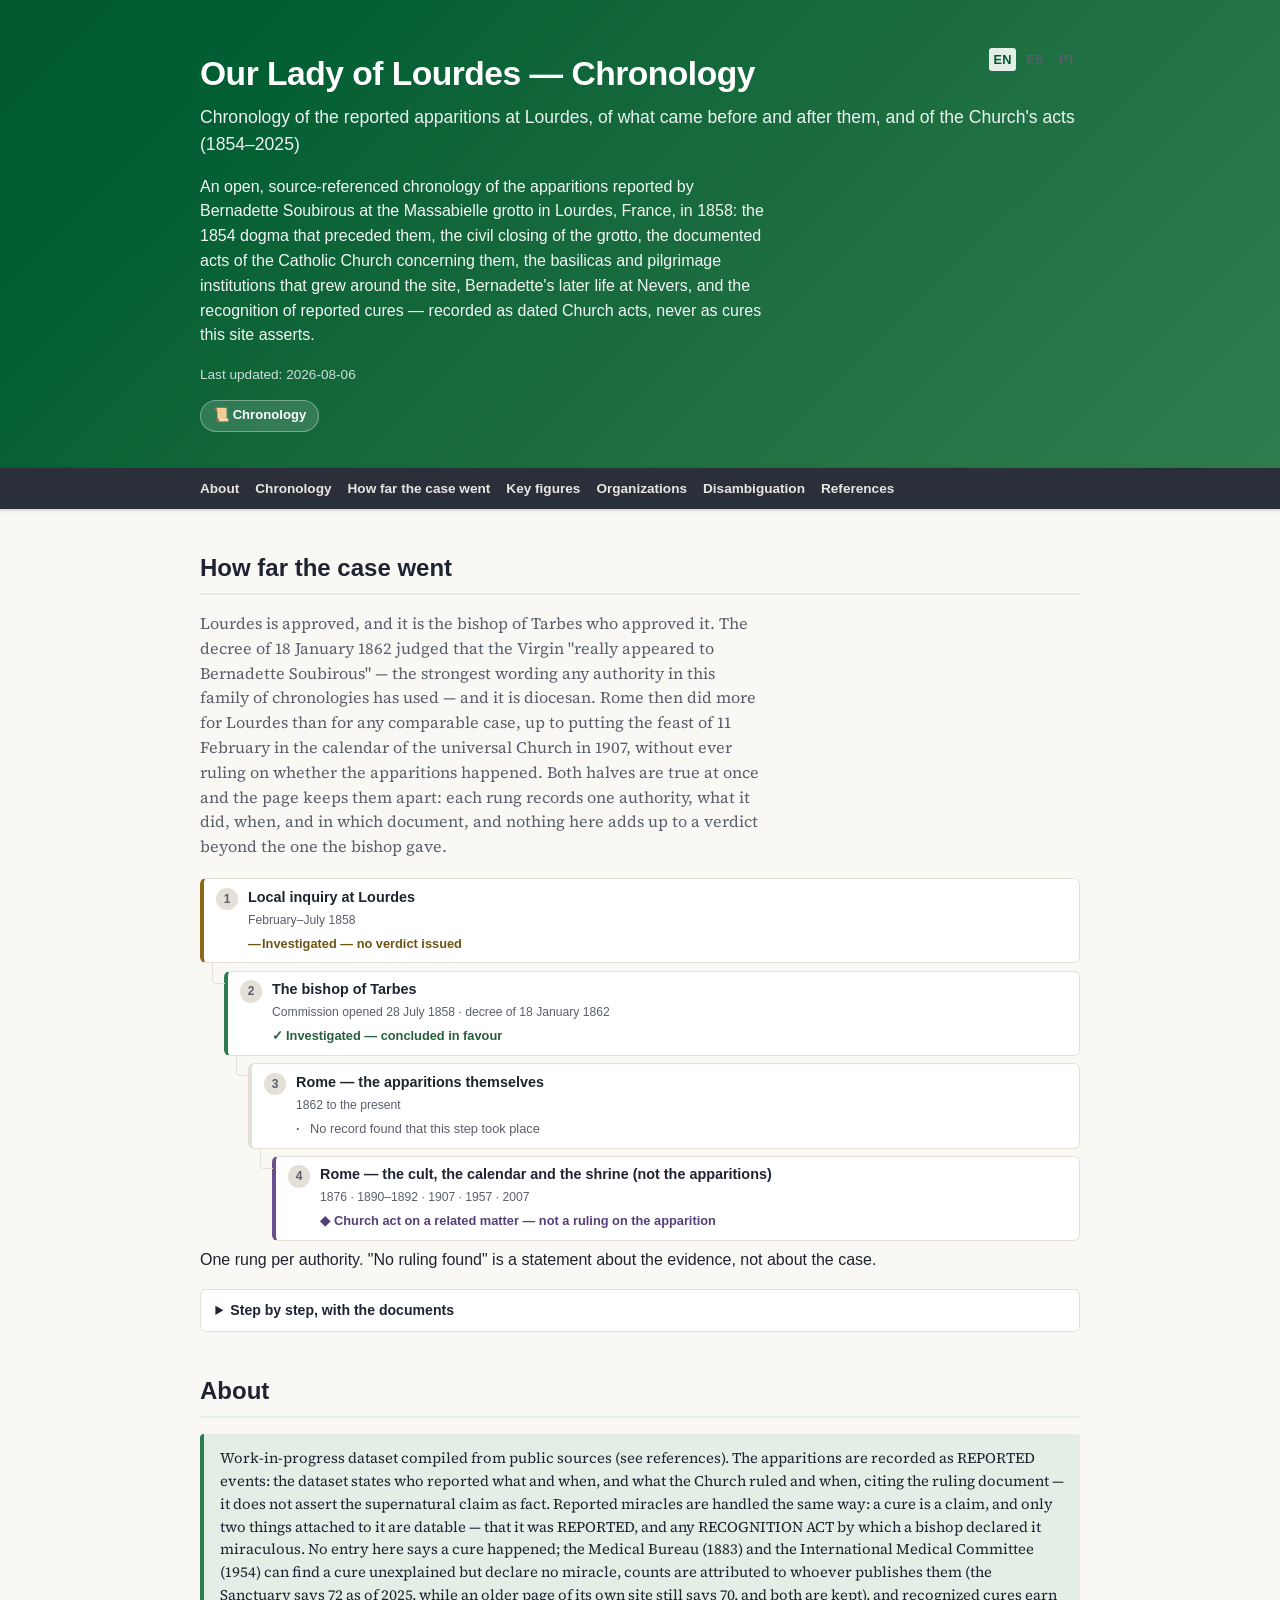
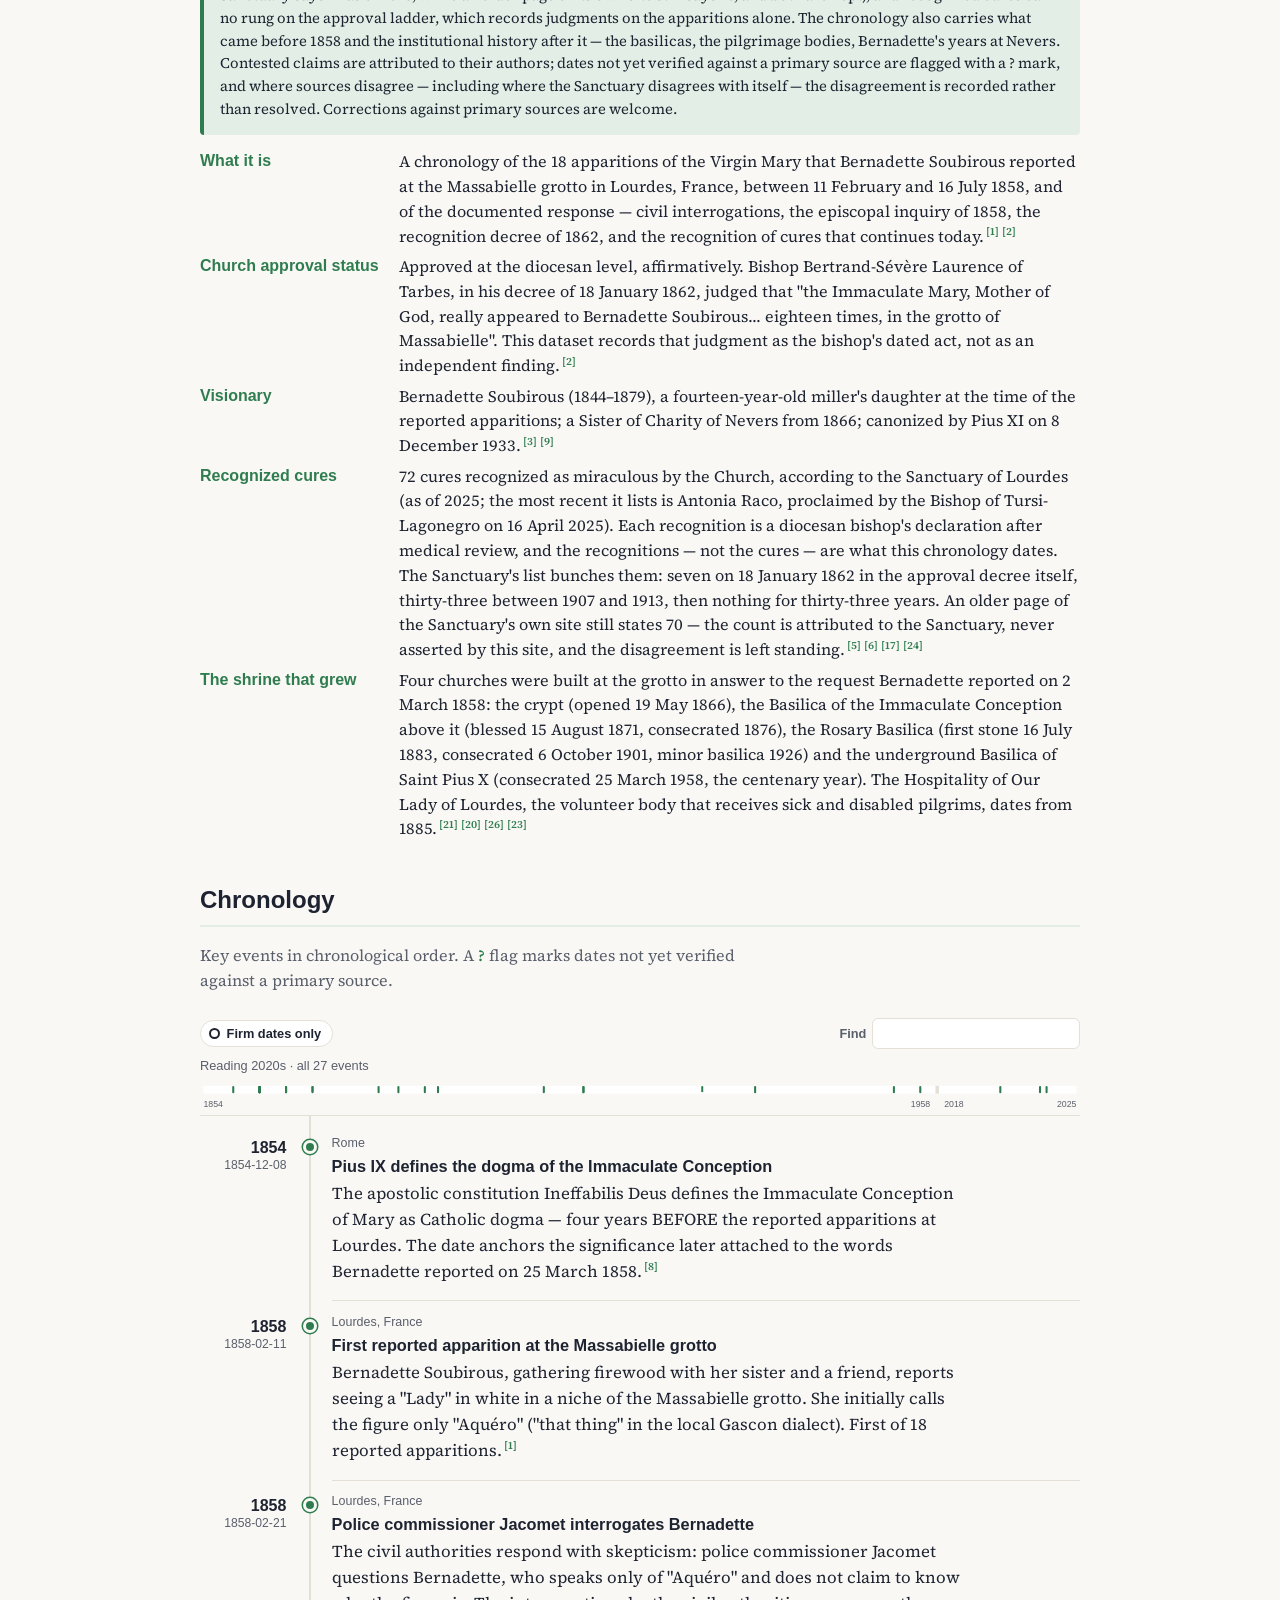
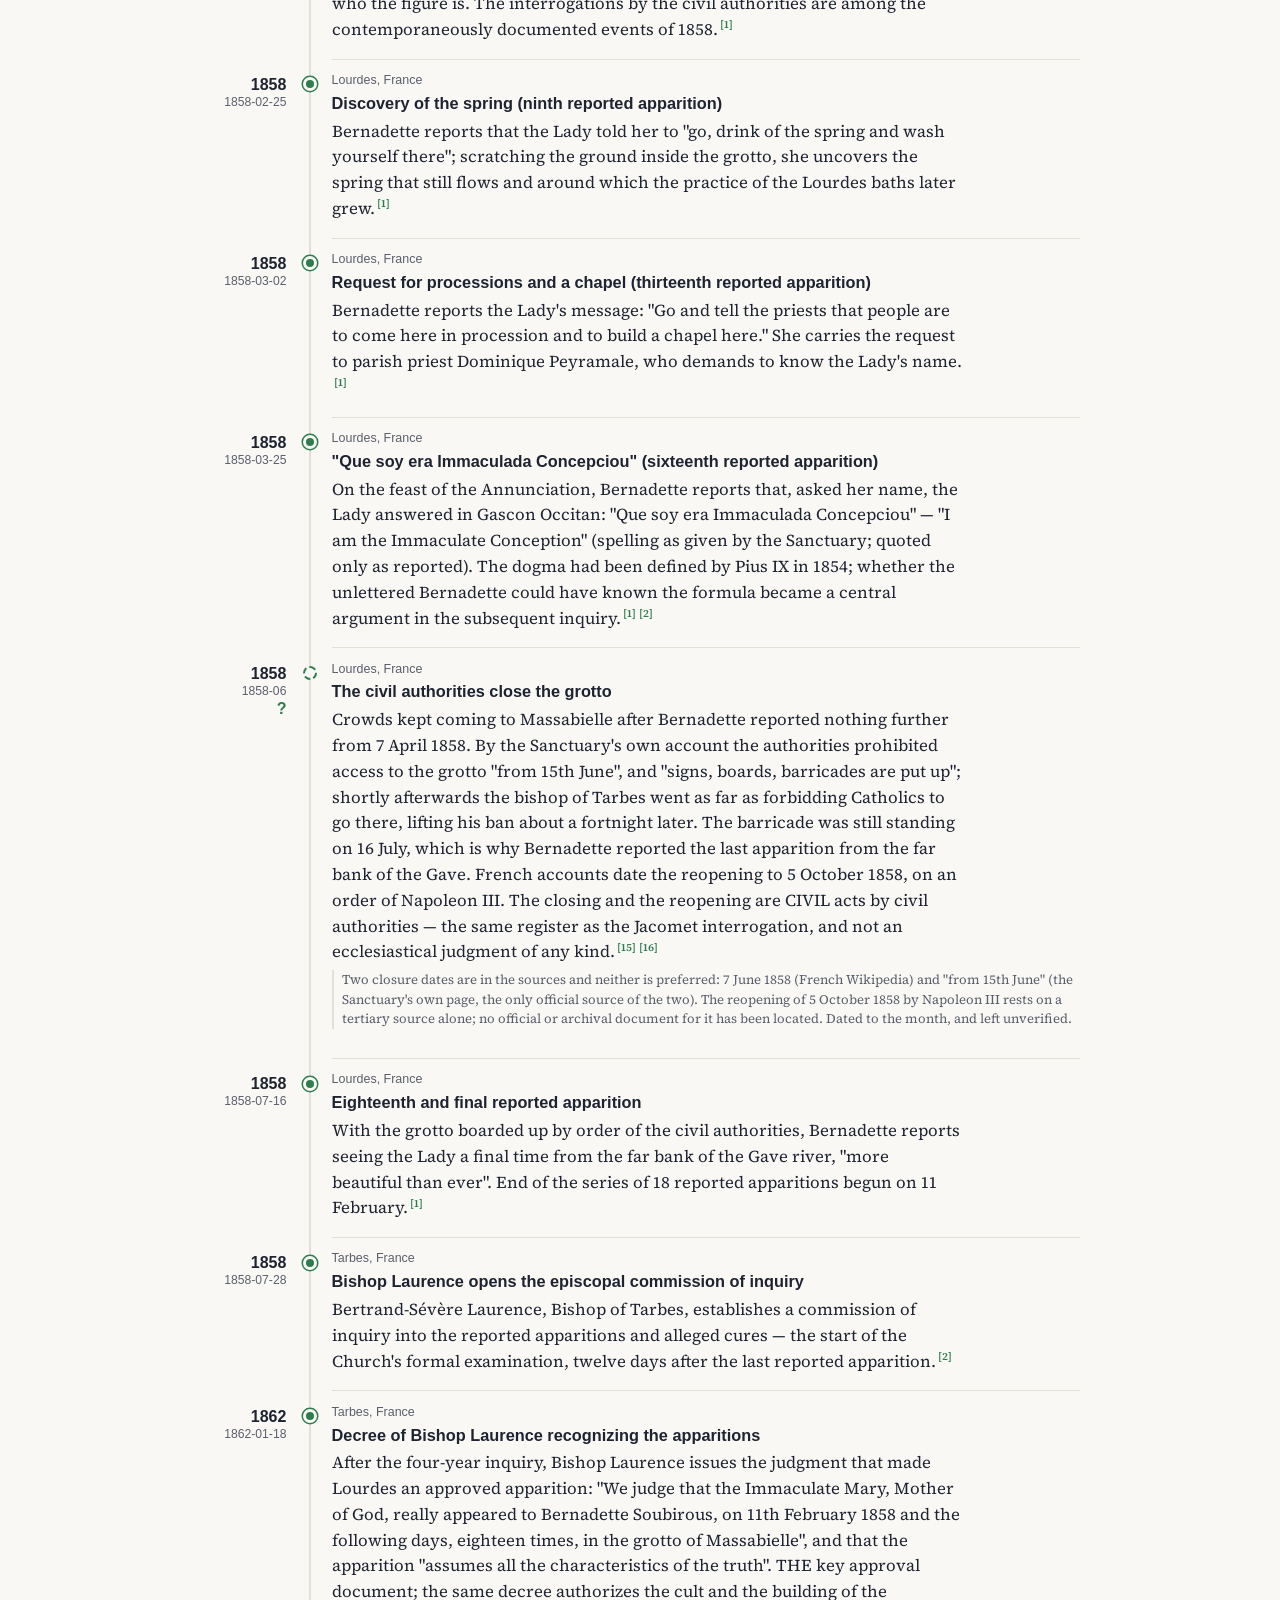
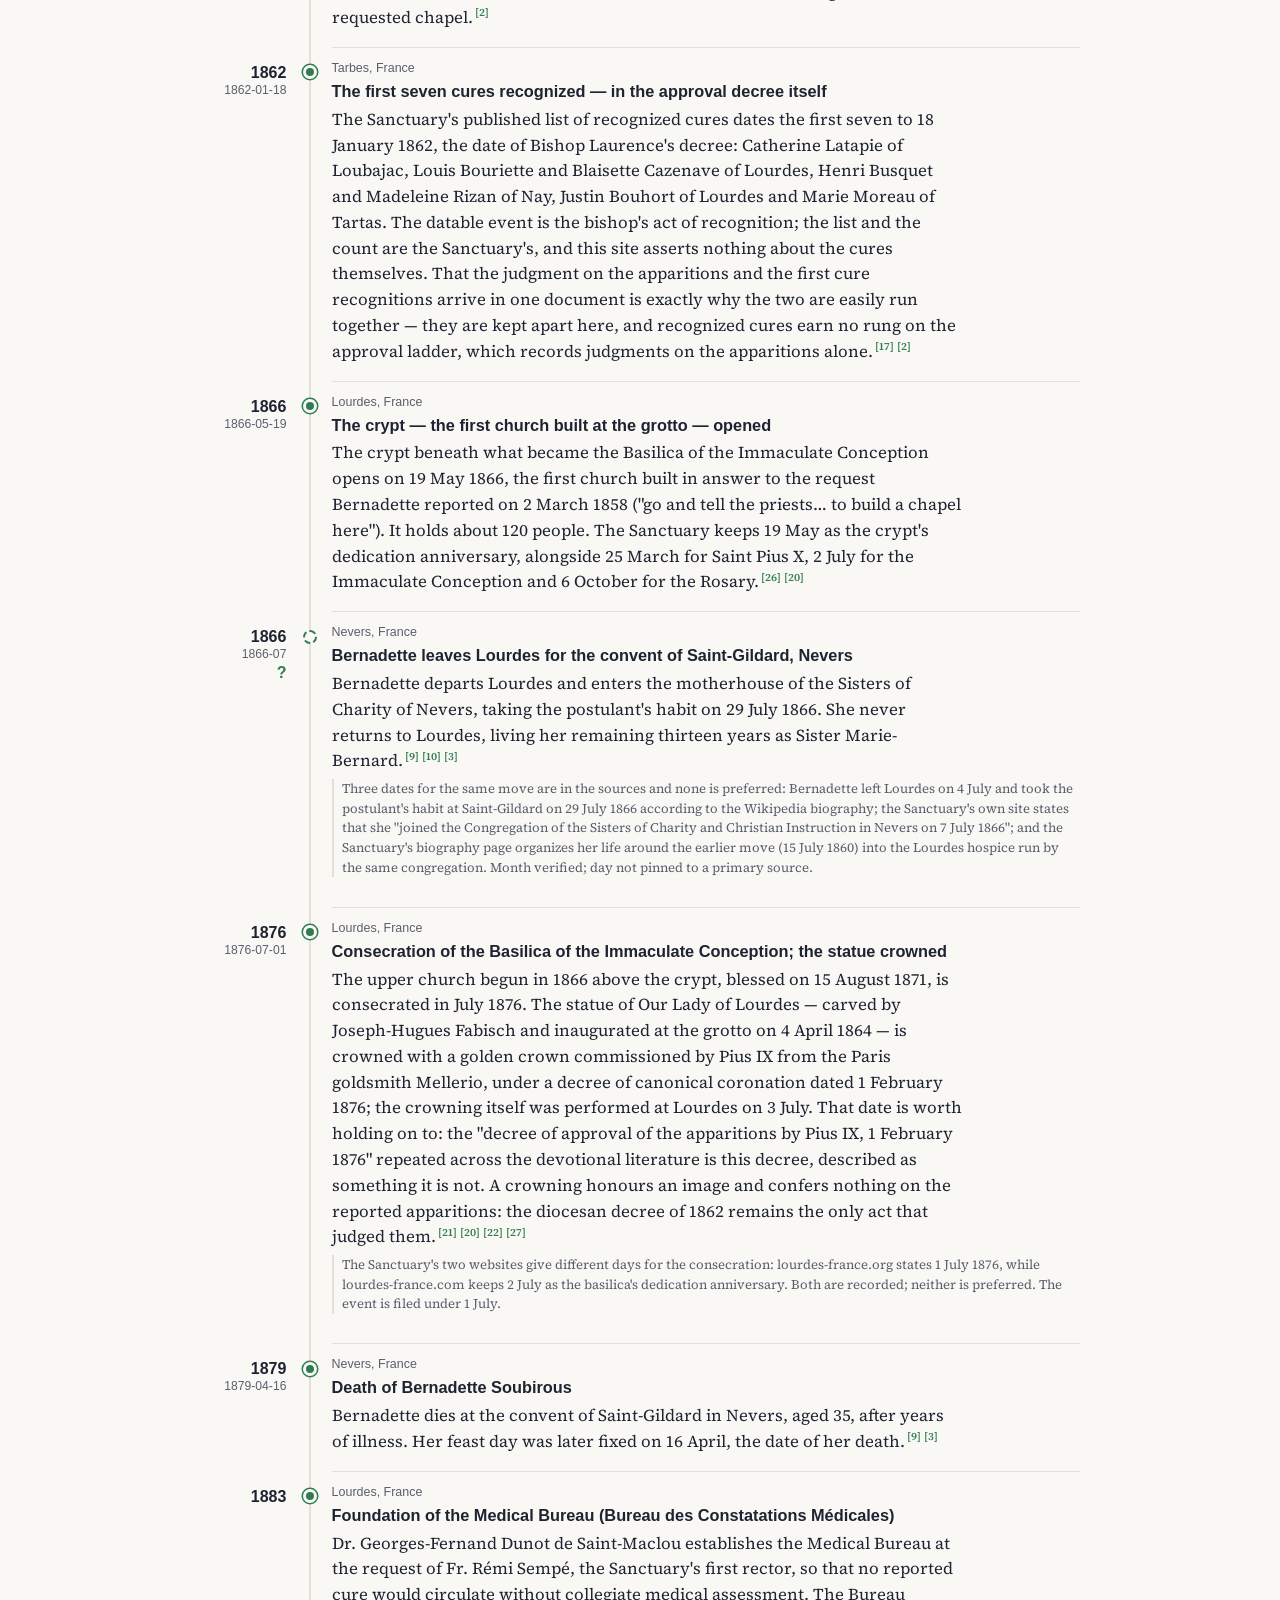
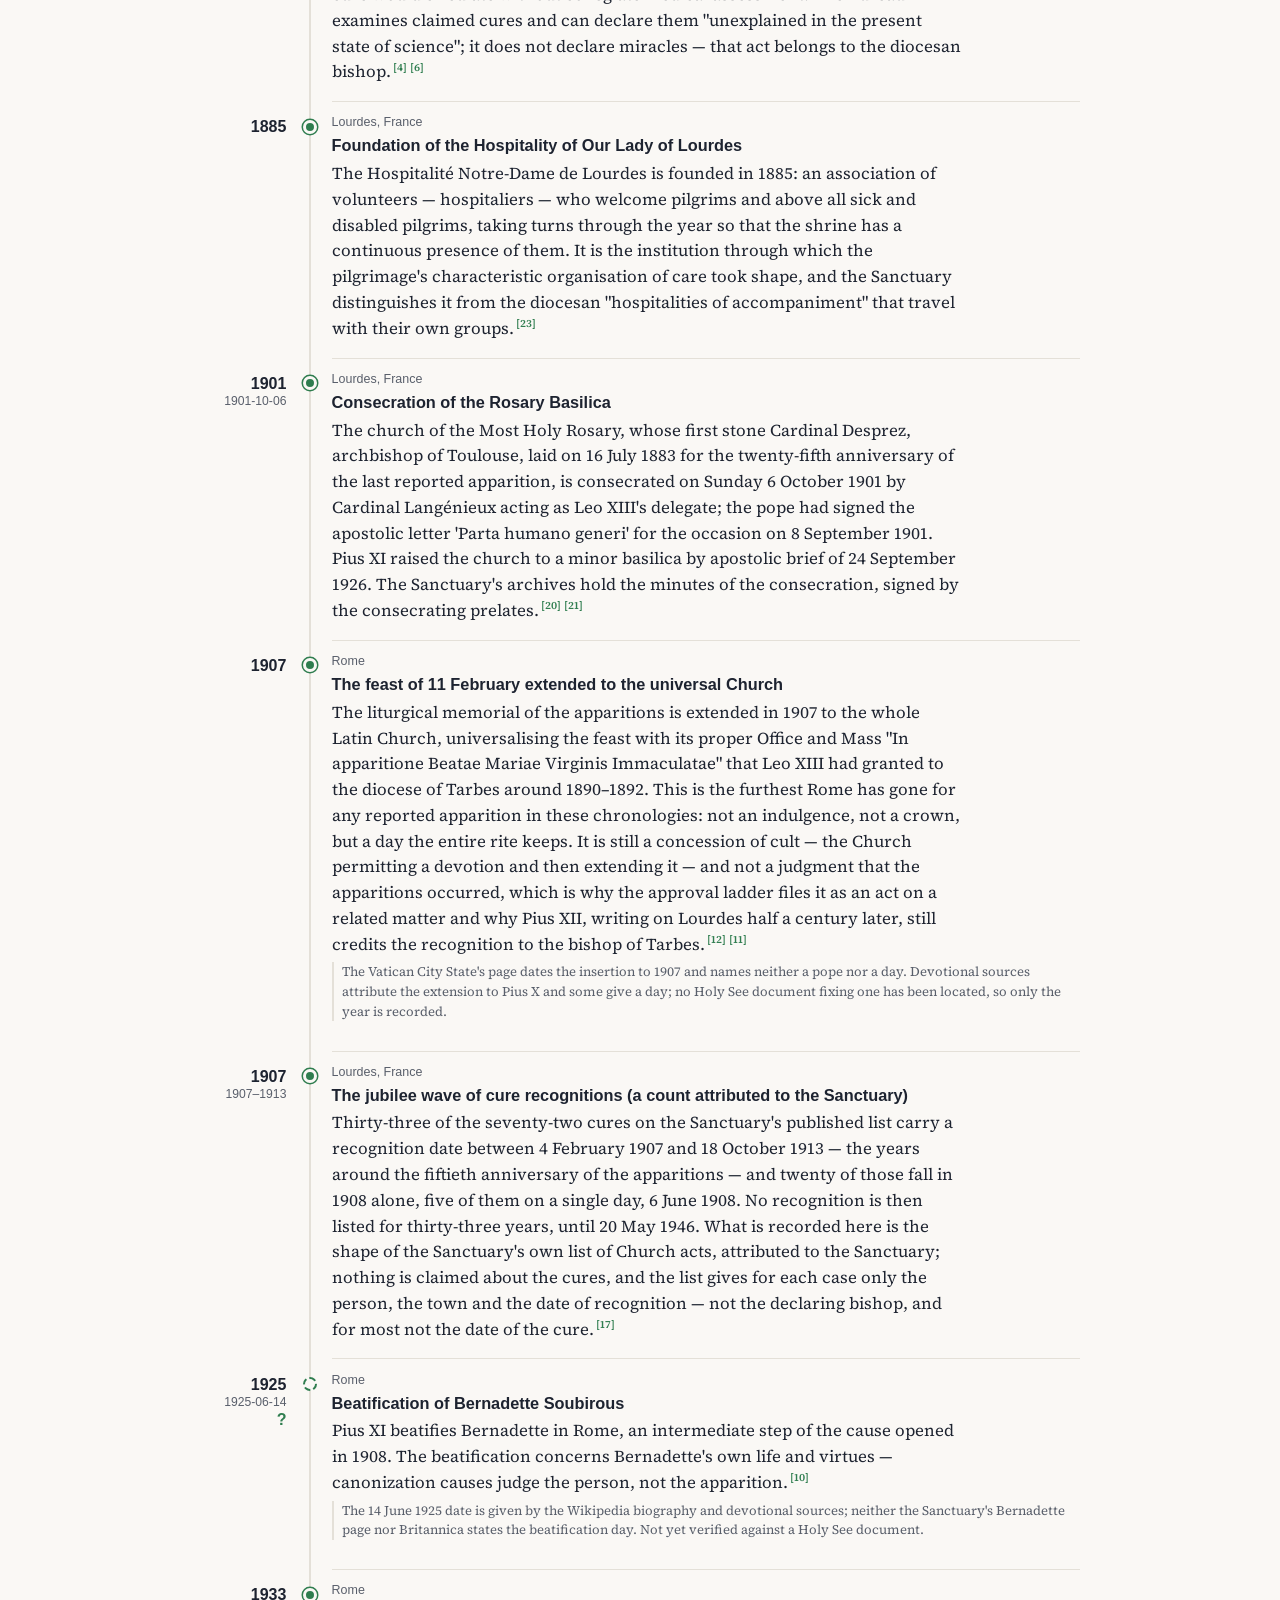
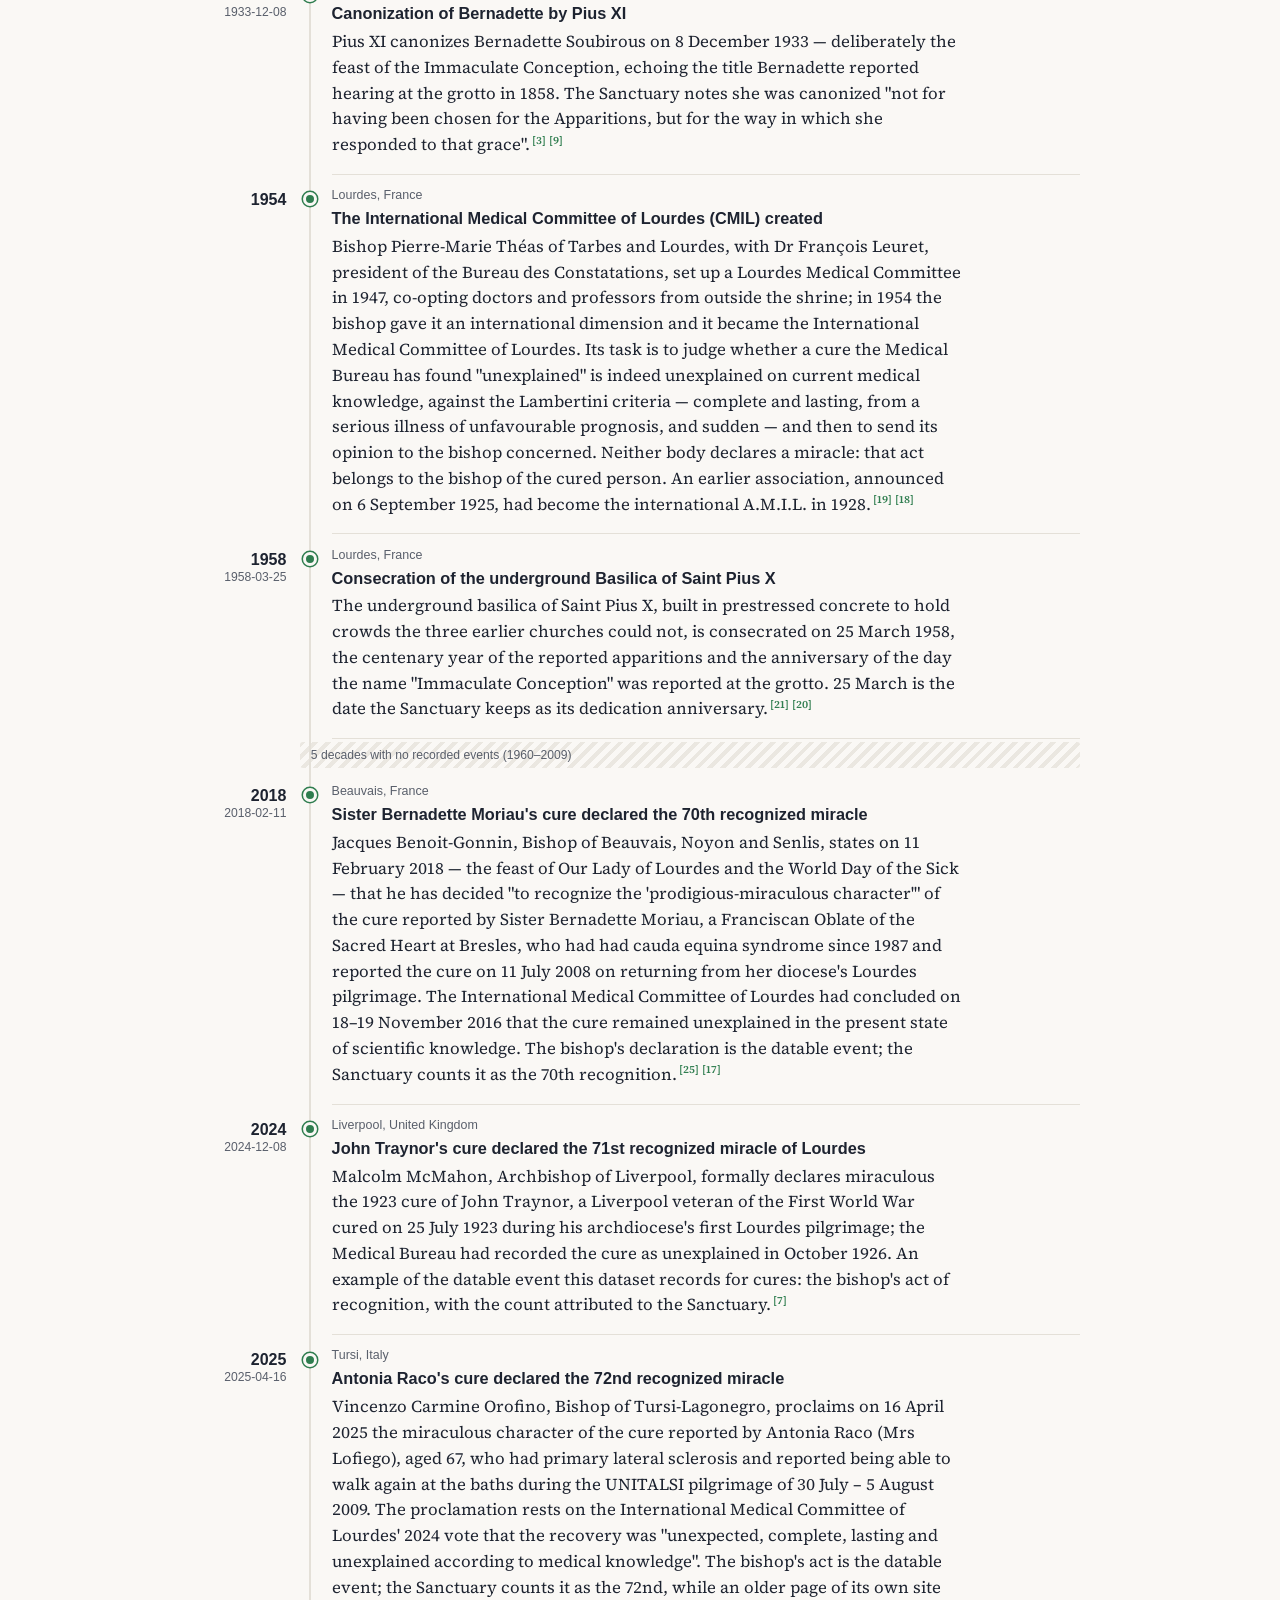
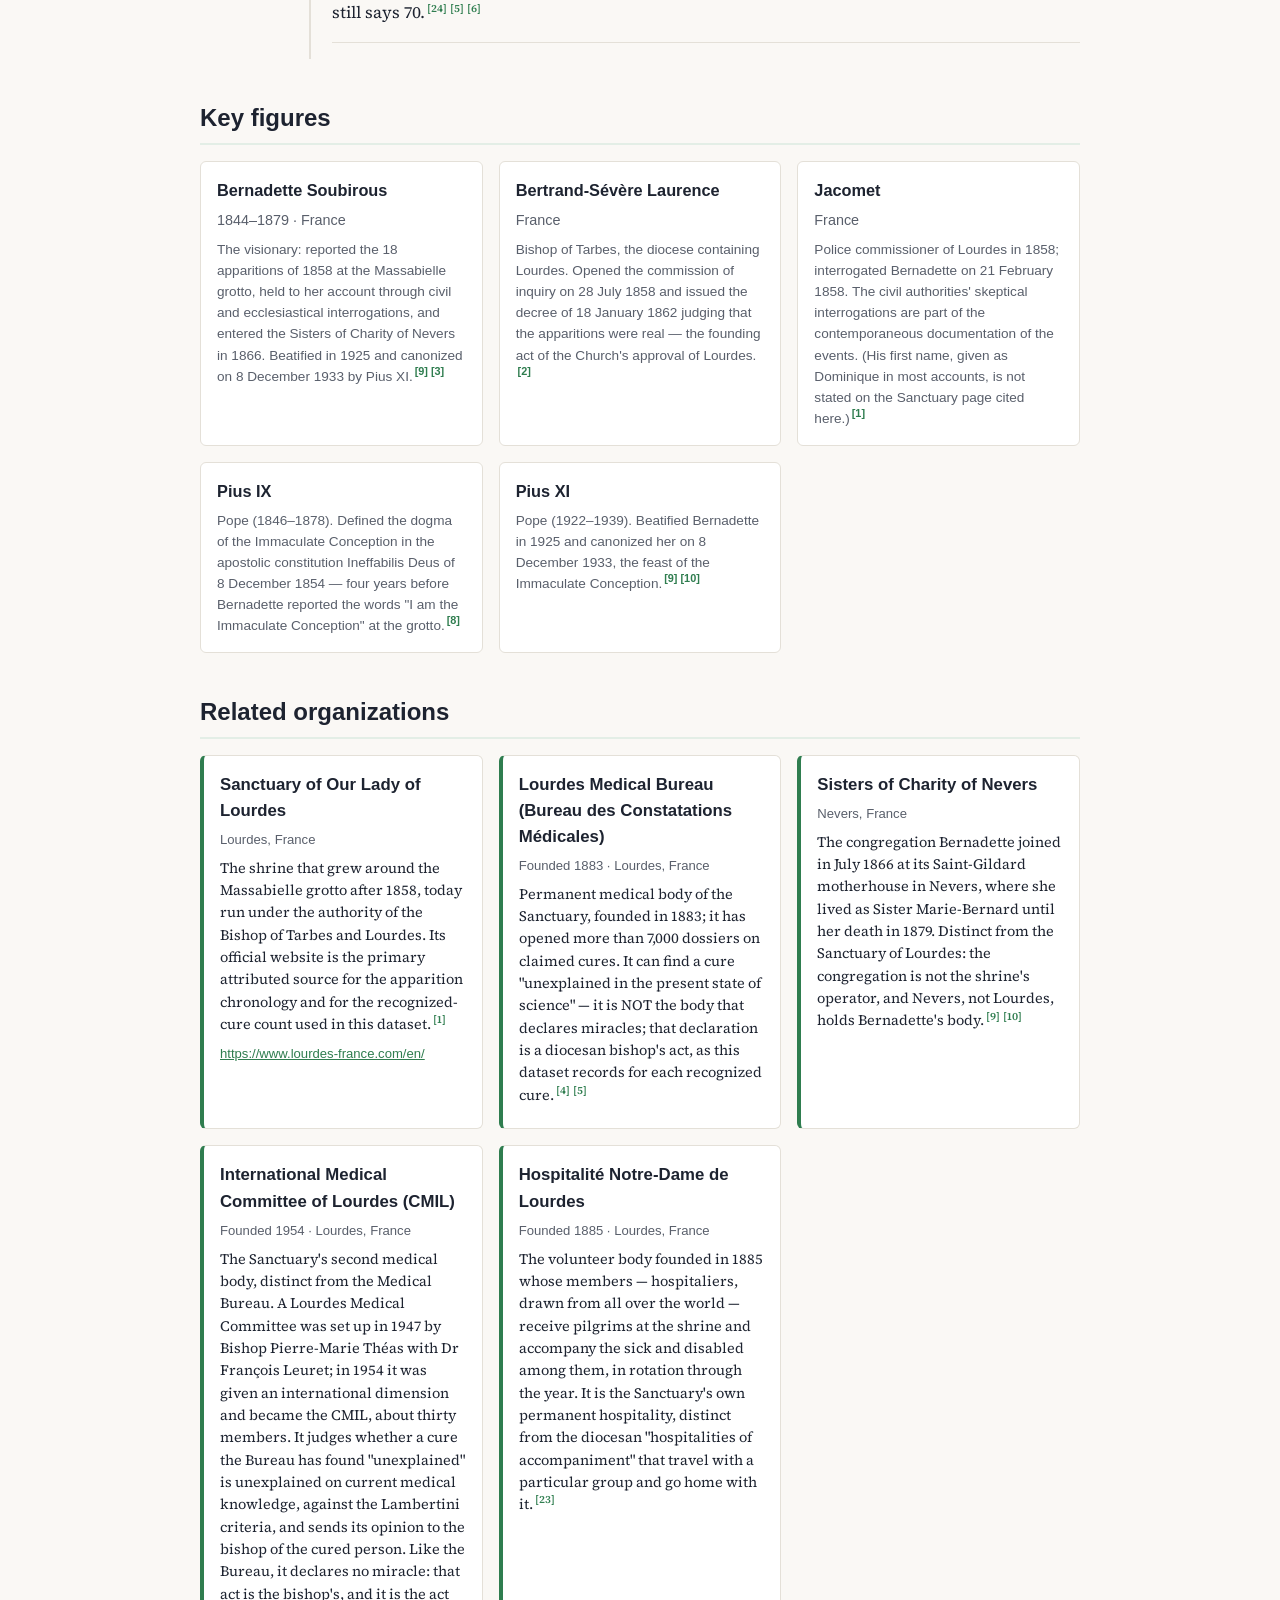
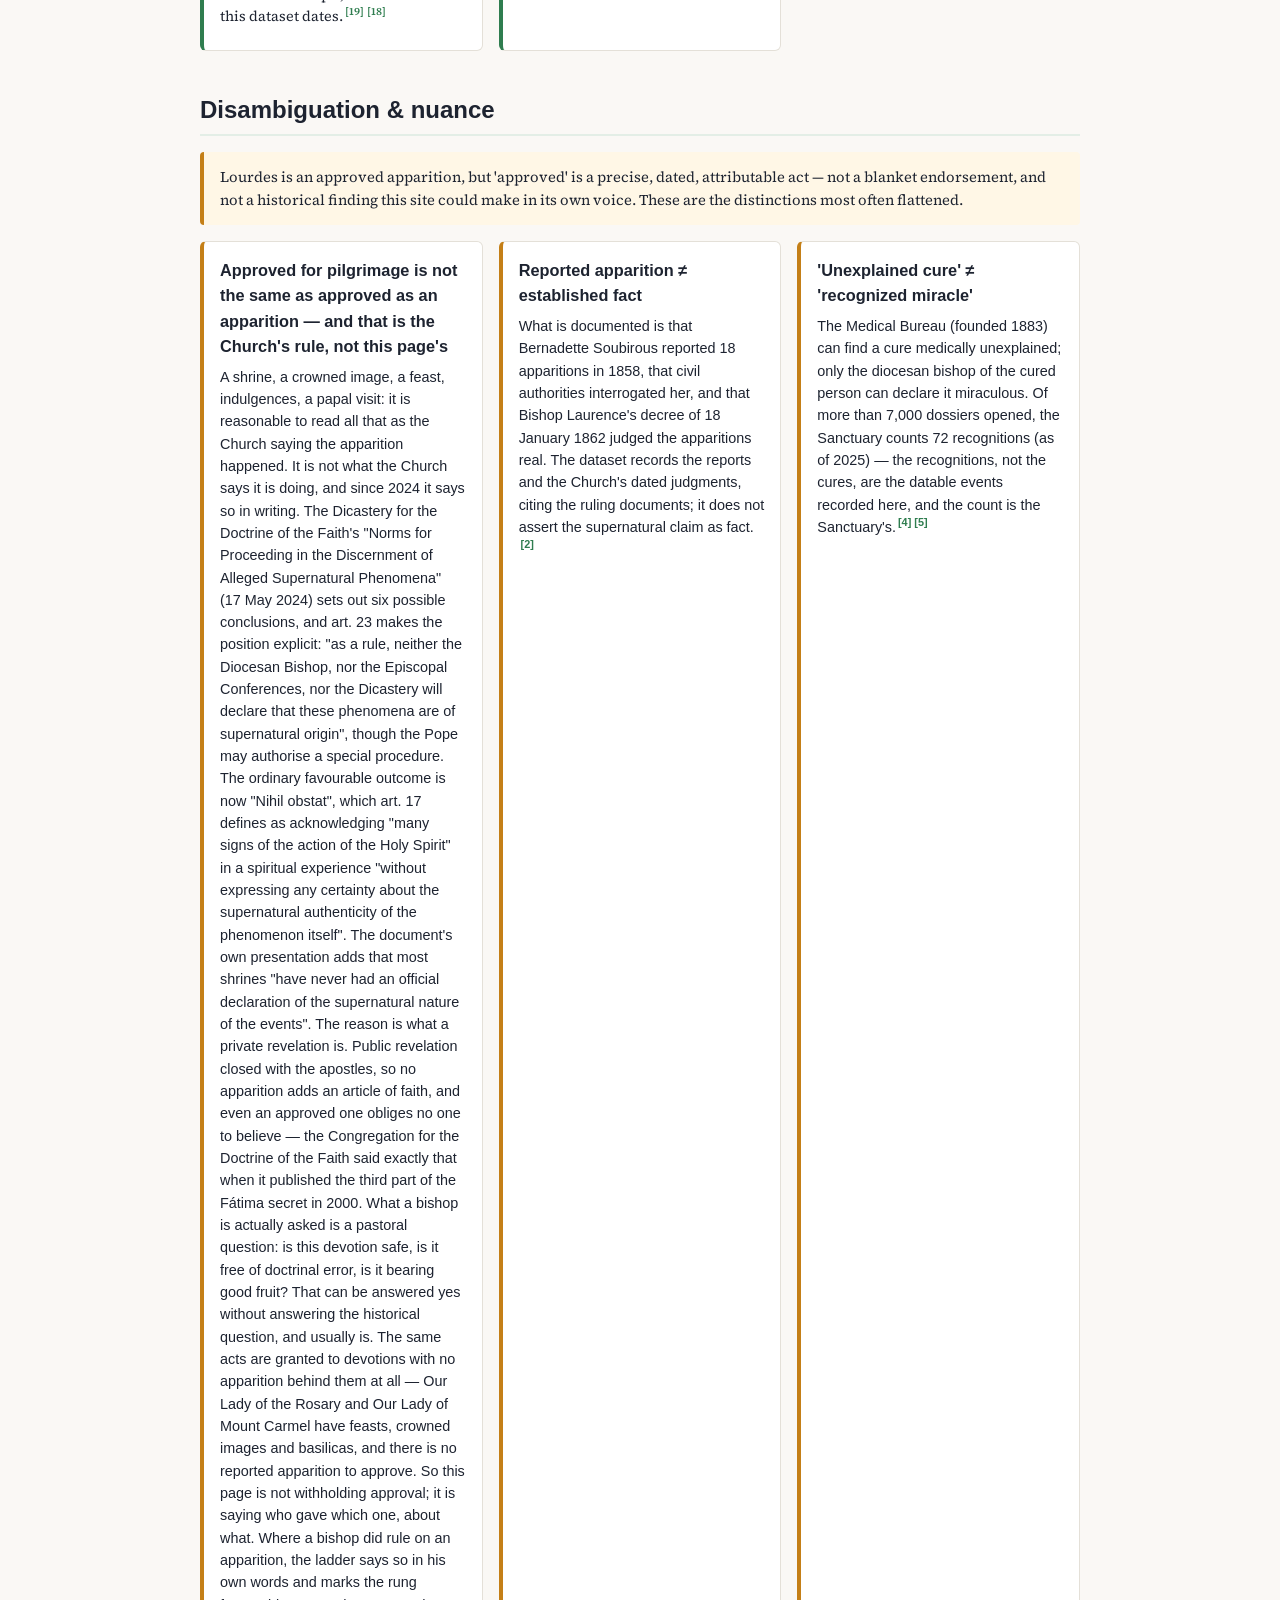
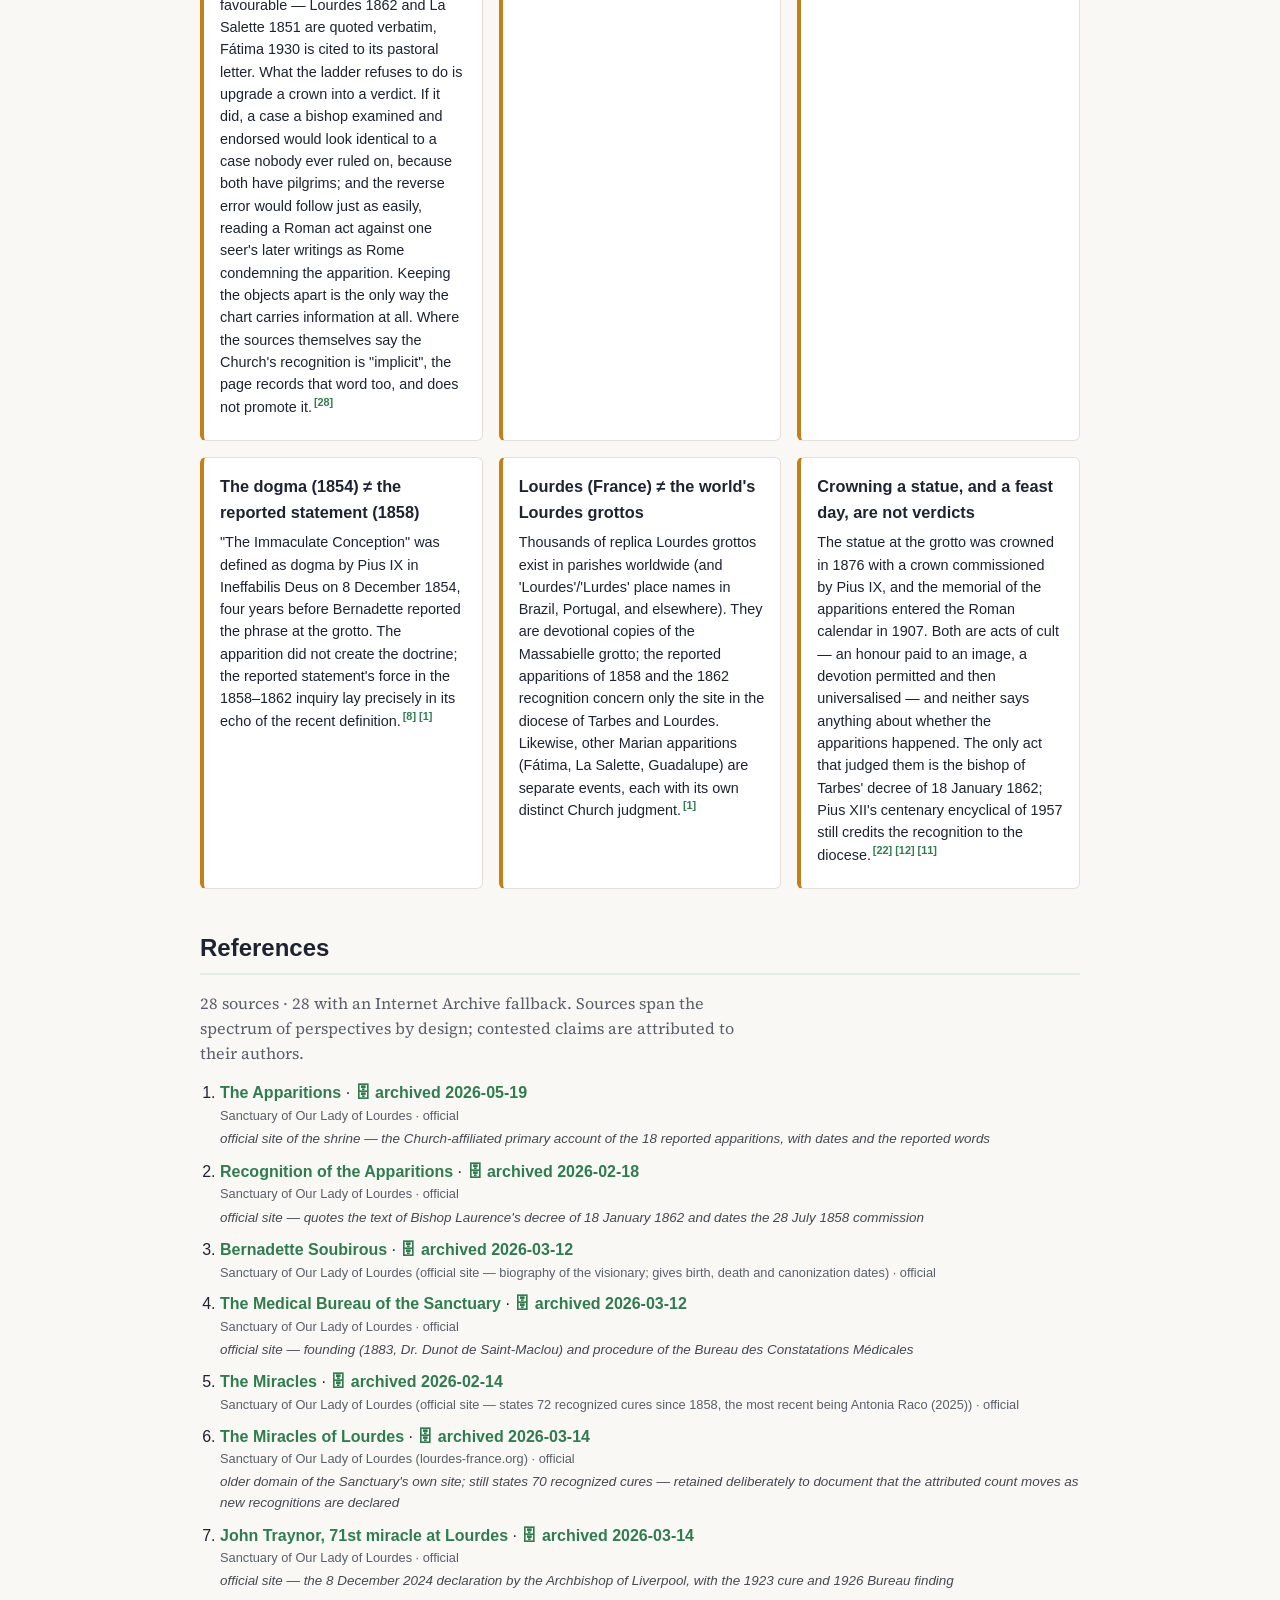
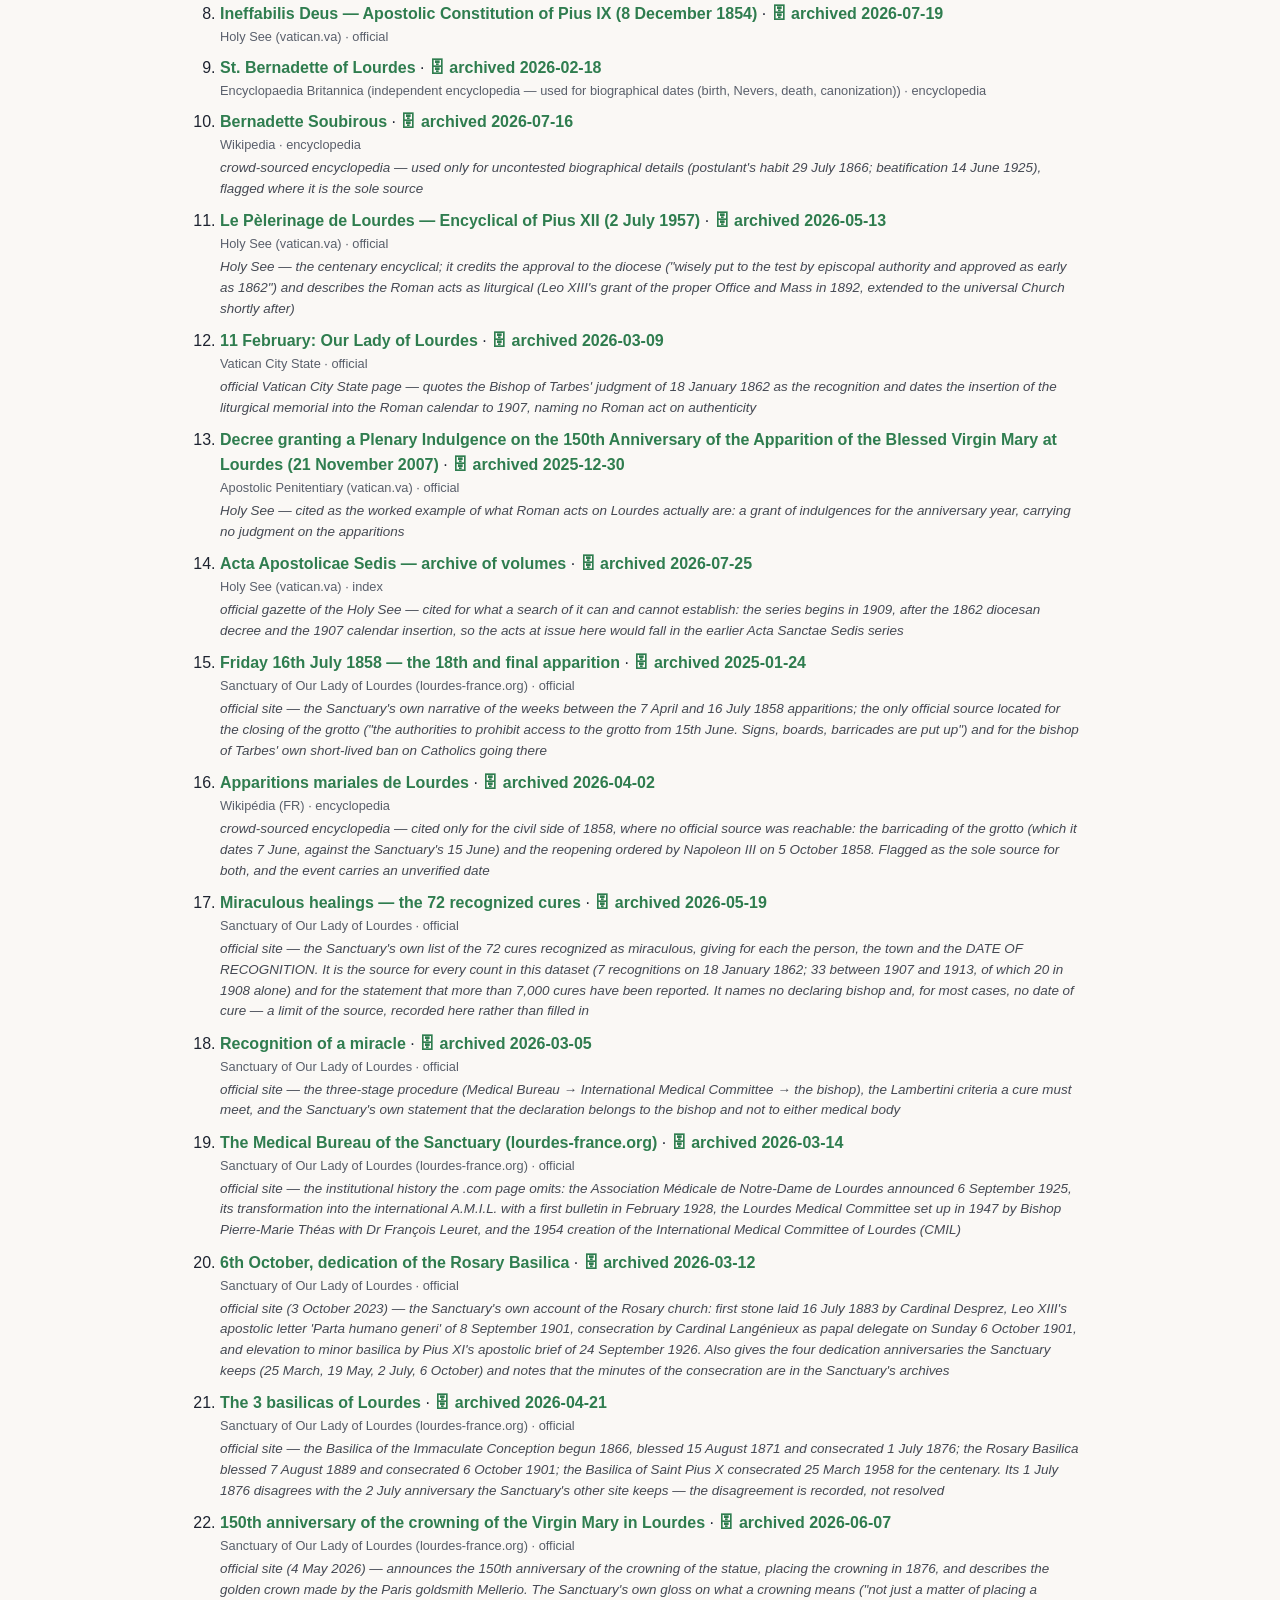
<file: docs/index.html>
<!DOCTYPE html>
<html lang="en">
<head>
  <meta charset="utf-8">
  <link rel="canonical" href="https://cronologia.github.io/lourdes/en/">
  <link rel="alternate" hreflang="en" href="https://cronologia.github.io/lourdes/en/">
  <link rel="alternate" hreflang="es" href="https://cronologia.github.io/lourdes/es/">
  <link rel="alternate" hreflang="pt" href="https://cronologia.github.io/lourdes/pt/">
  <link rel="alternate" hreflang="x-default" href="https://cronologia.github.io/lourdes/en/">
  <script>
    (function () {
      var supported = ["en","es","pt"];
      var stored = null; try { stored = localStorage.getItem('lang'); } catch (e) {}
      var nav = (navigator.language || 'en').slice(0, 2).toLowerCase();
      var pick = supported.indexOf(stored) >= 0 ? stored : (supported.indexOf(nav) >= 0 ? nav : 'en');
      location.replace('./' + pick + '/');
    })();
  </script>
  <noscript><meta http-equiv="refresh" content="0; url=./en/"></noscript>
  <title>Cronologia</title>
</head>
<body><p>Redirecting… <a href="./en/">English</a> · <a href="./es/">Español</a> · <a href="./pt/">Português</a></p></body>
</html>
</file>
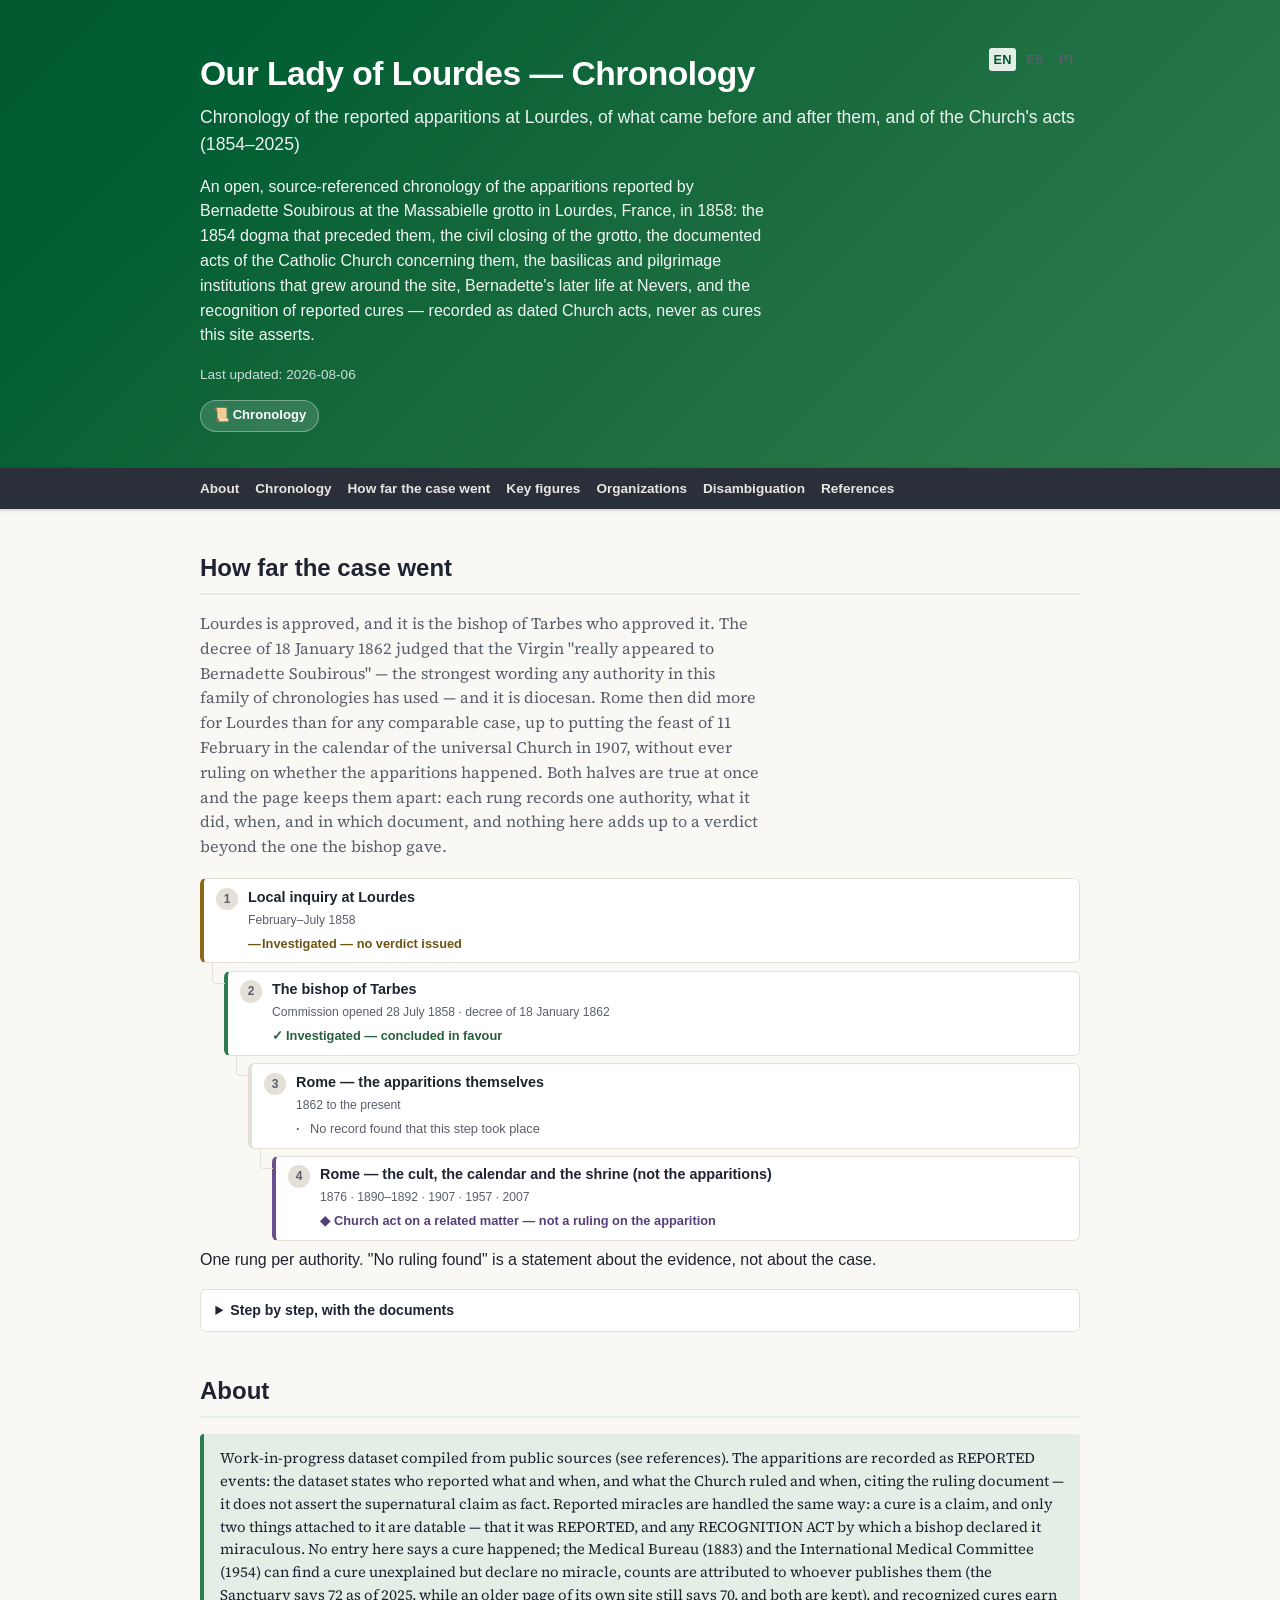
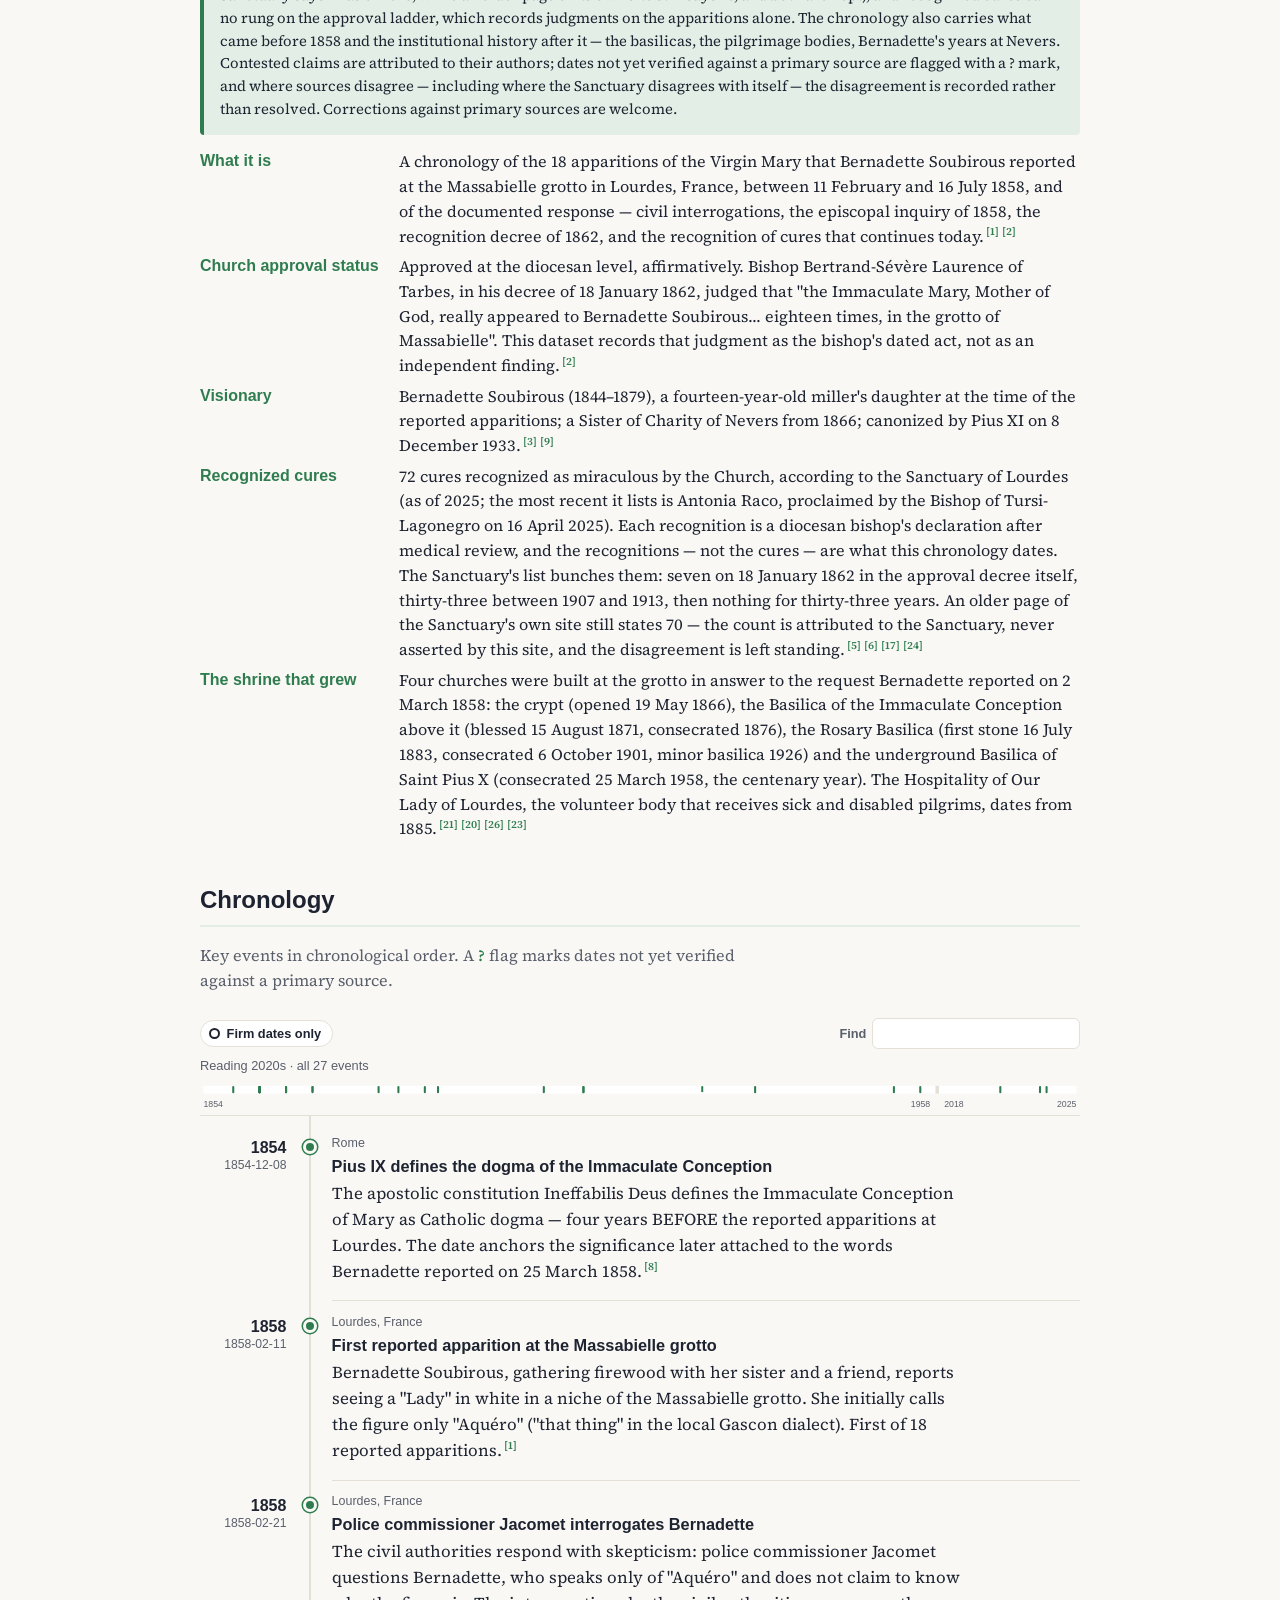
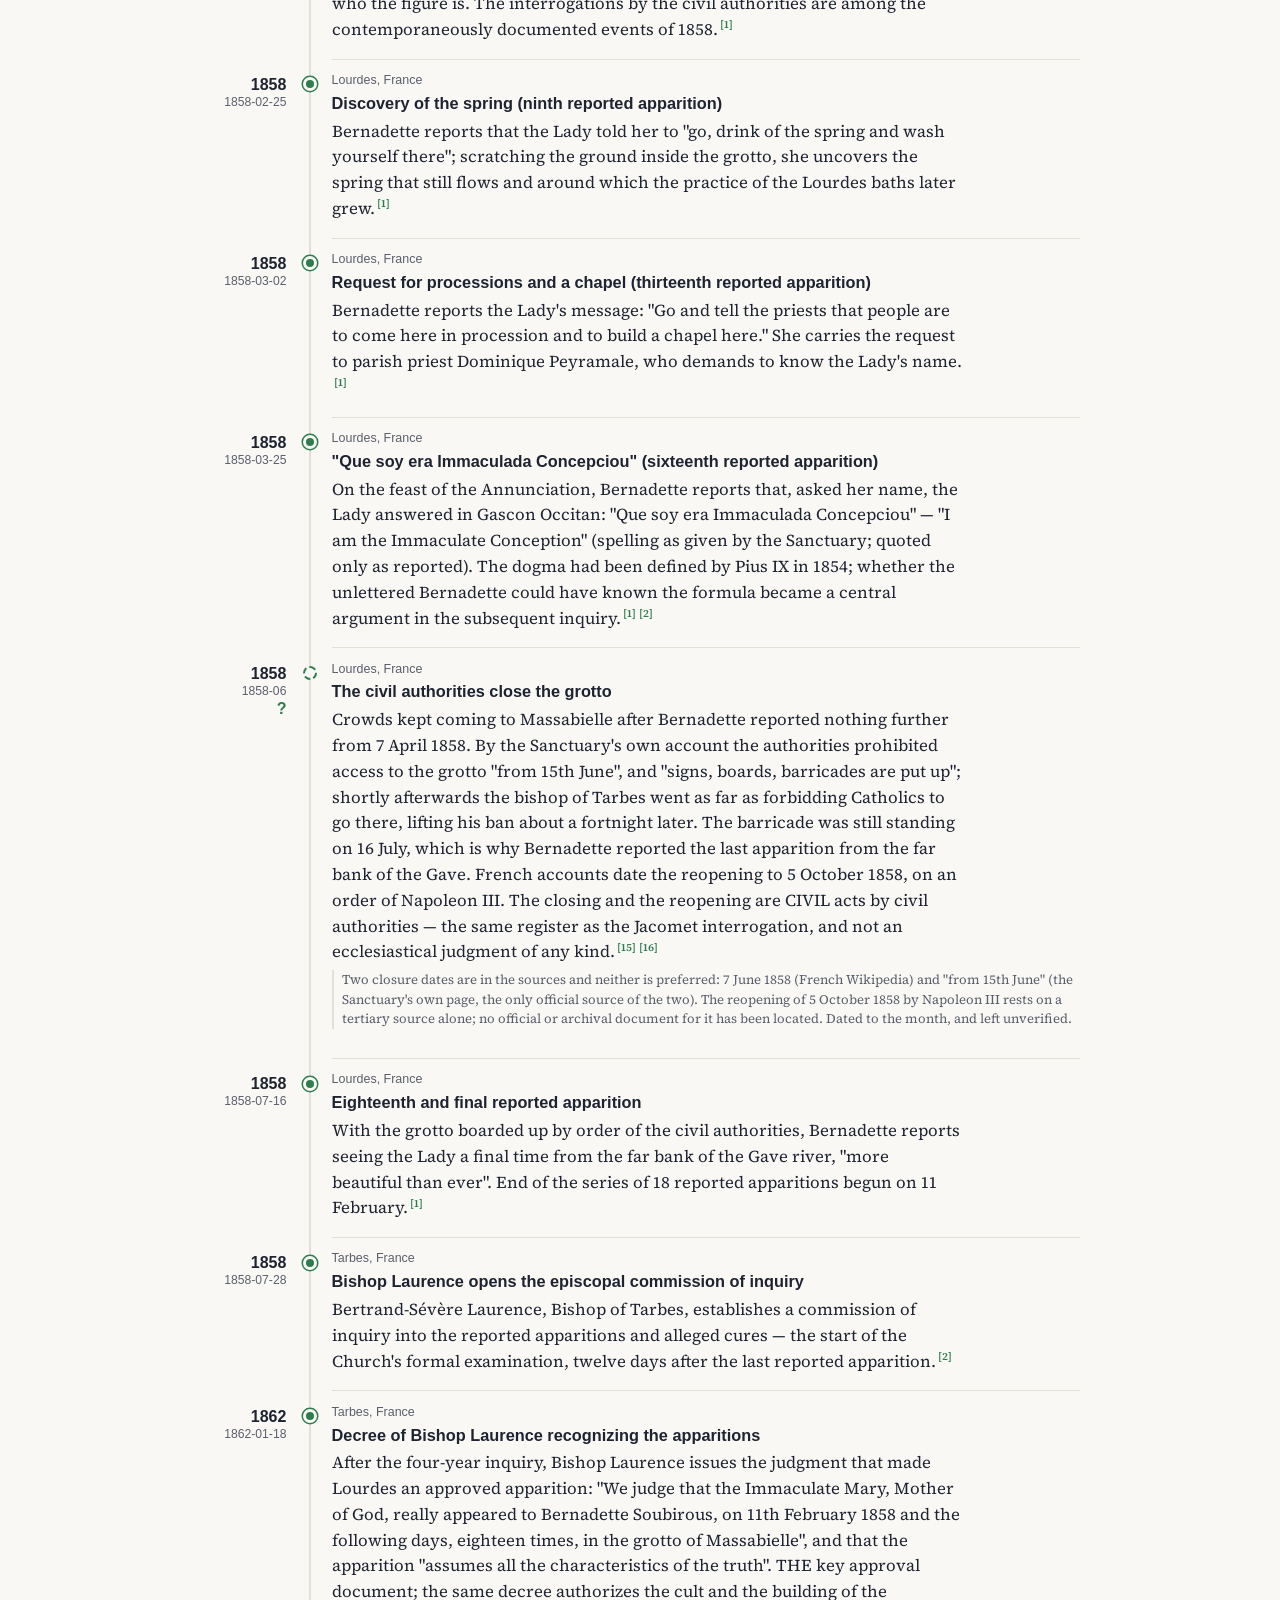
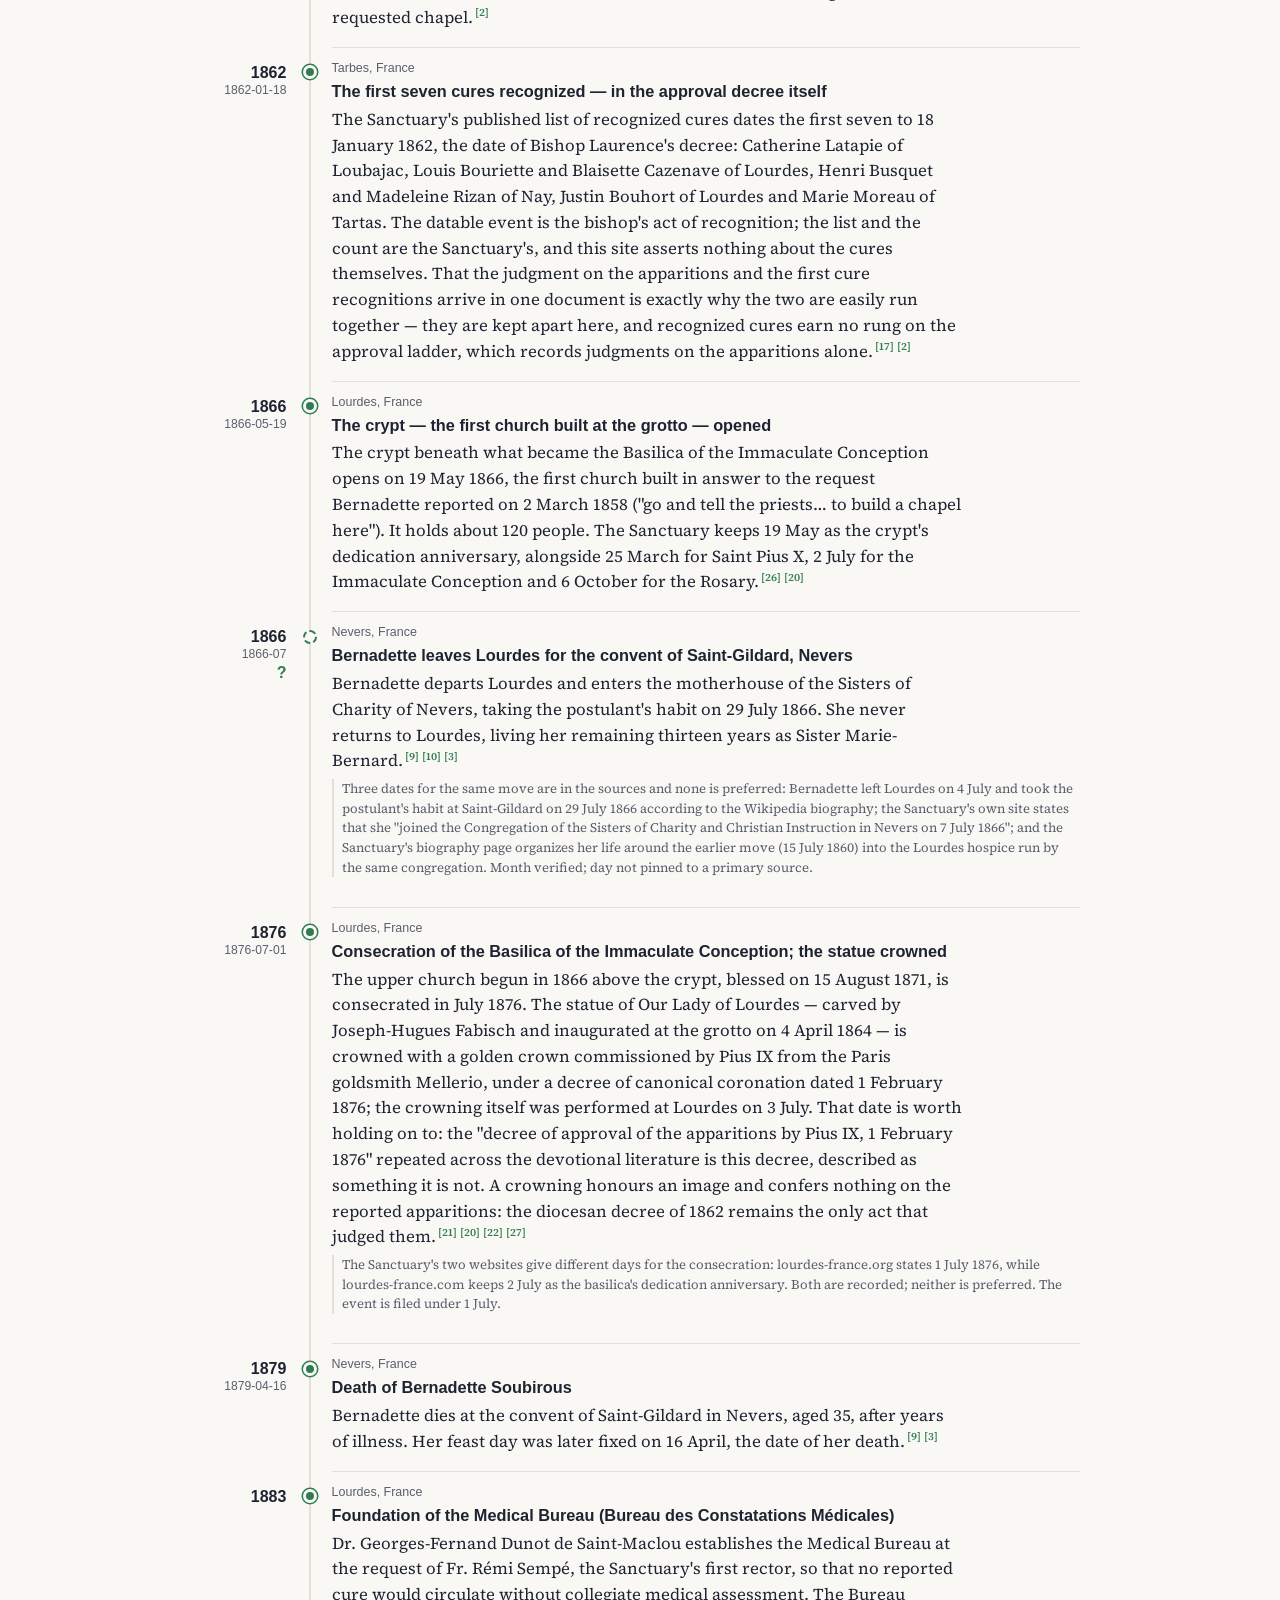
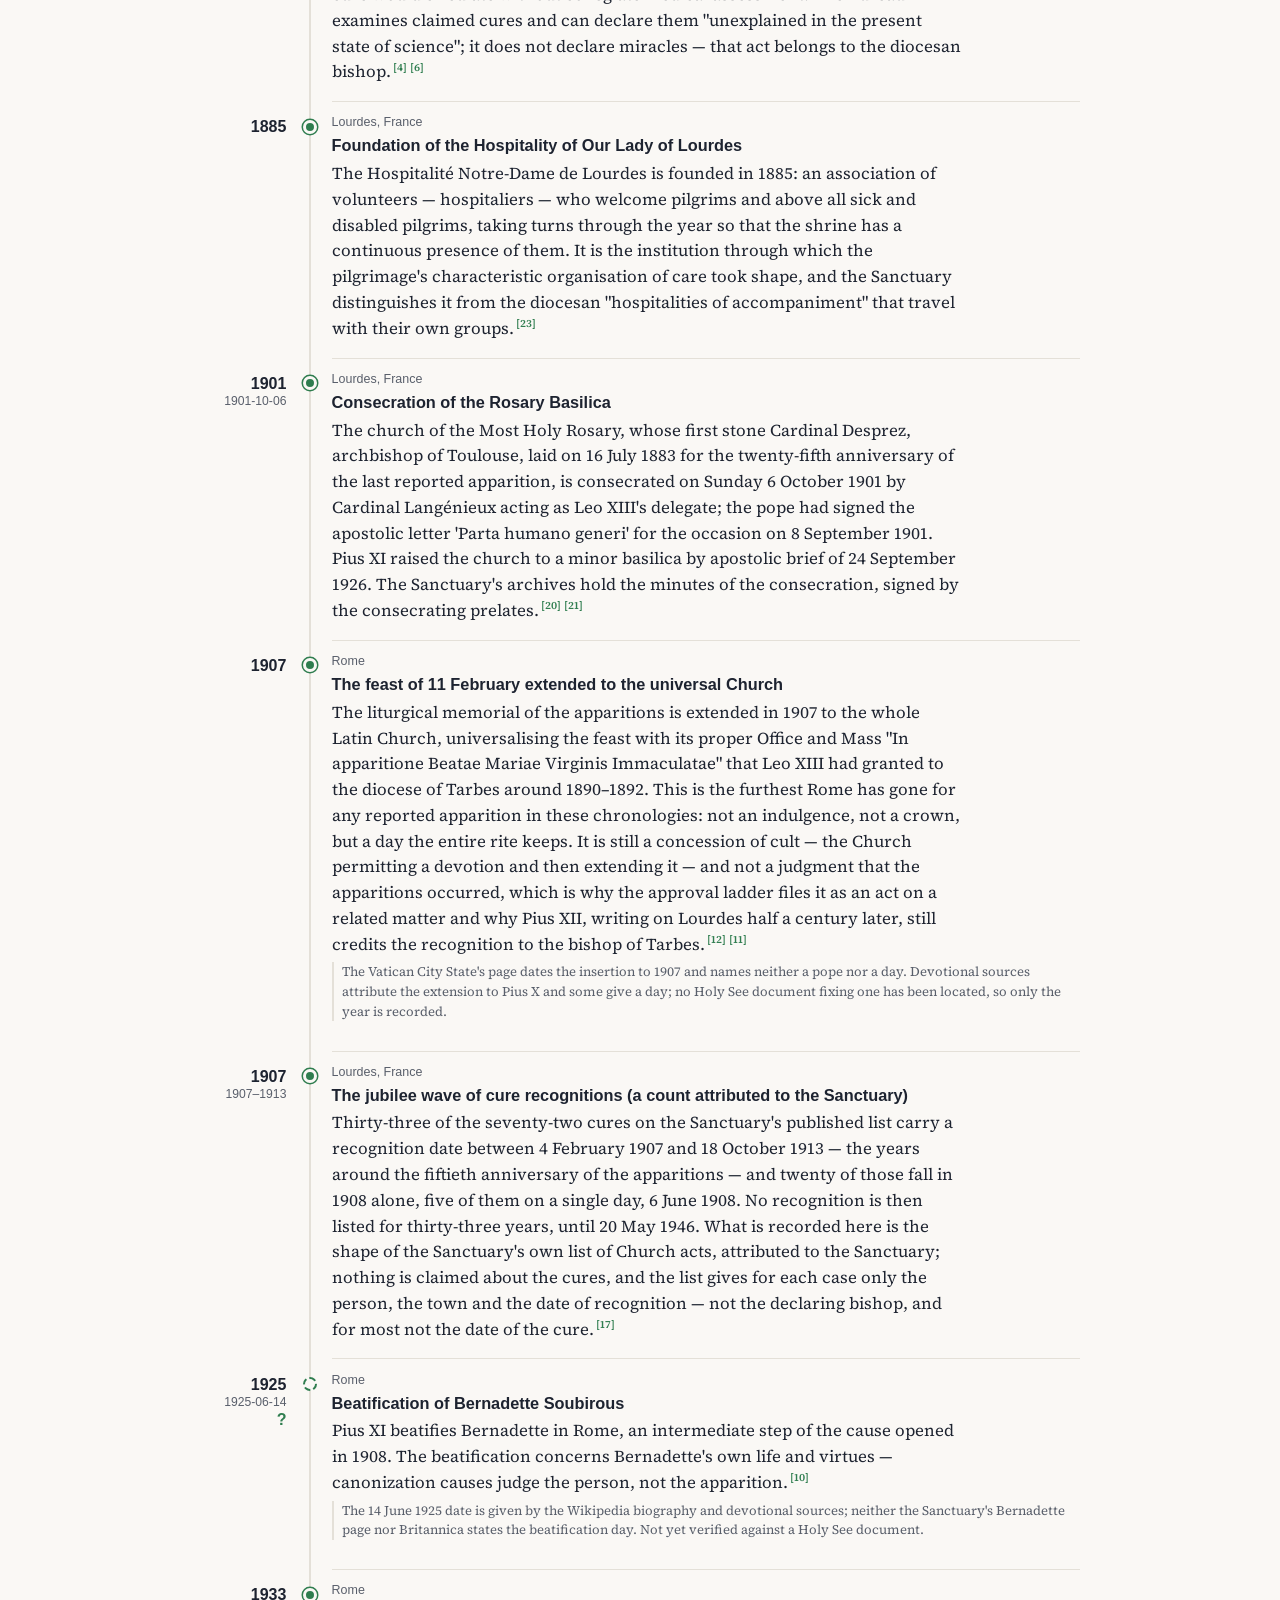
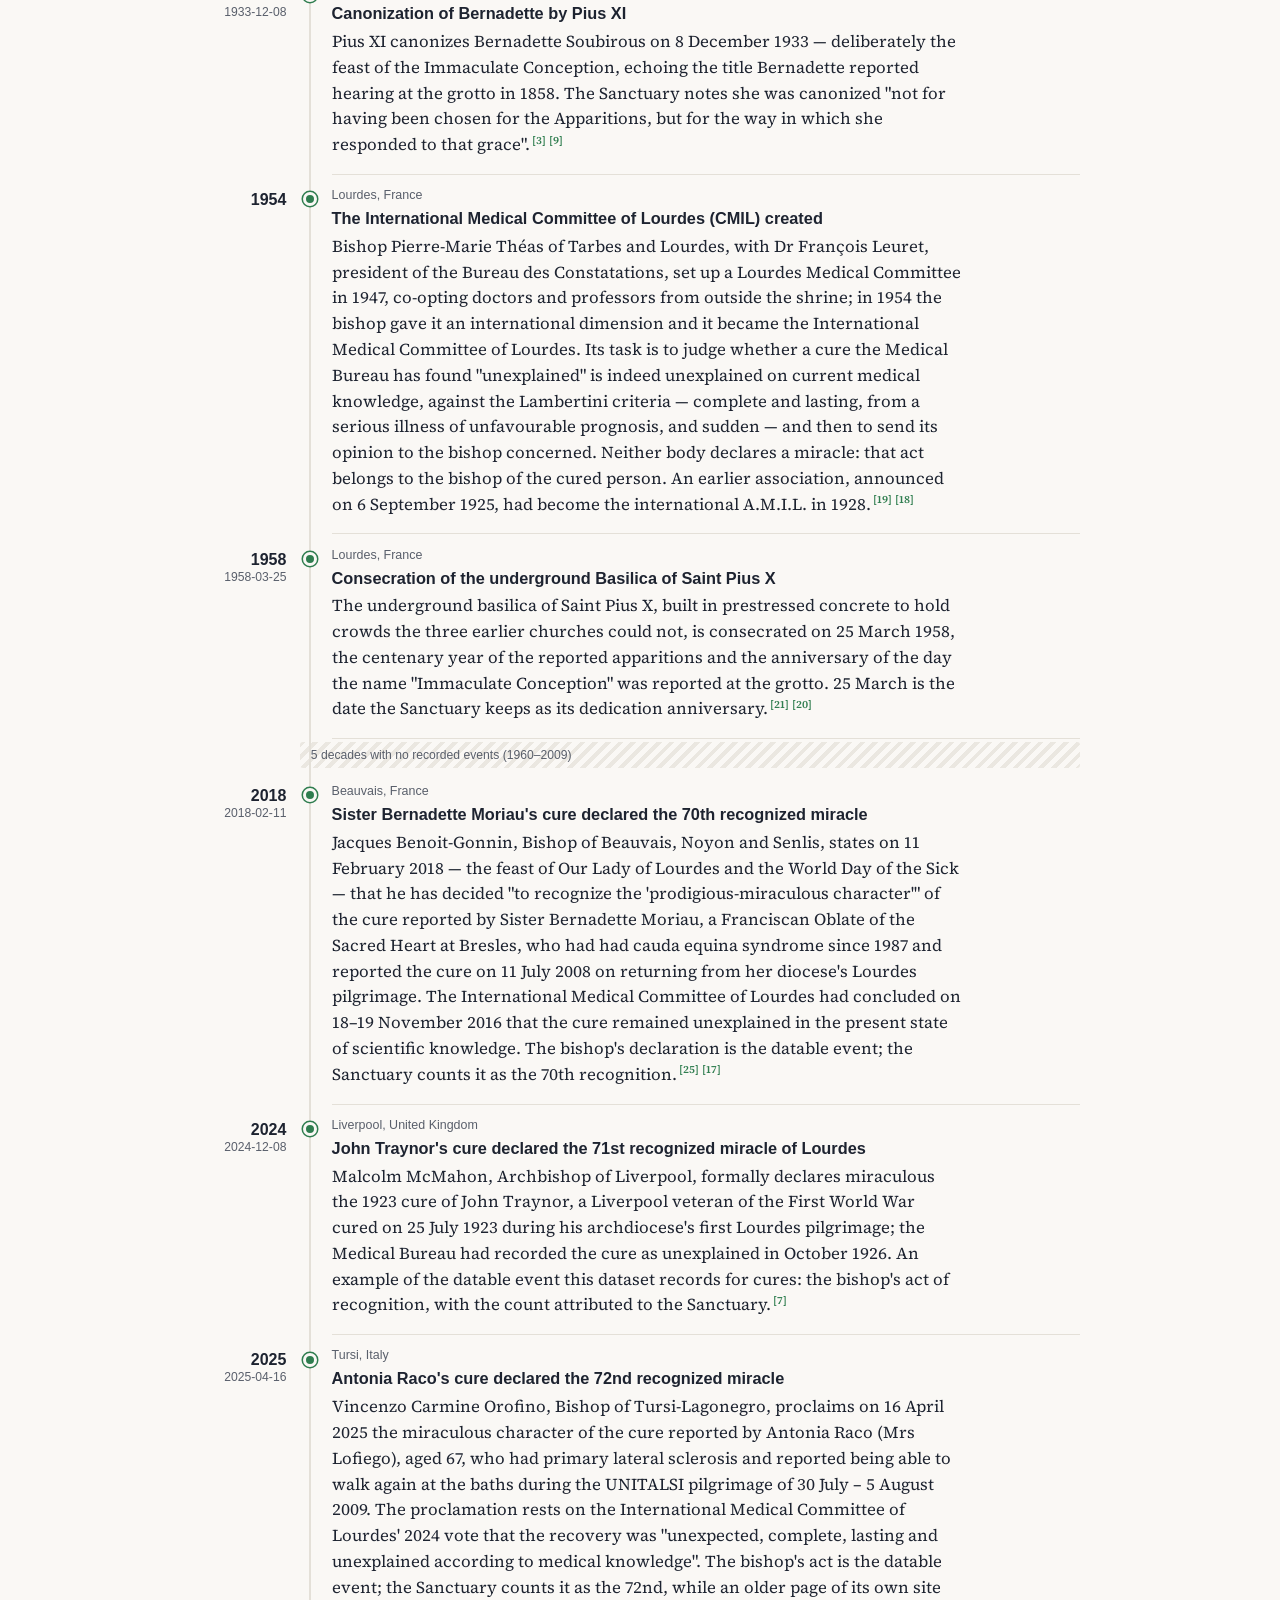
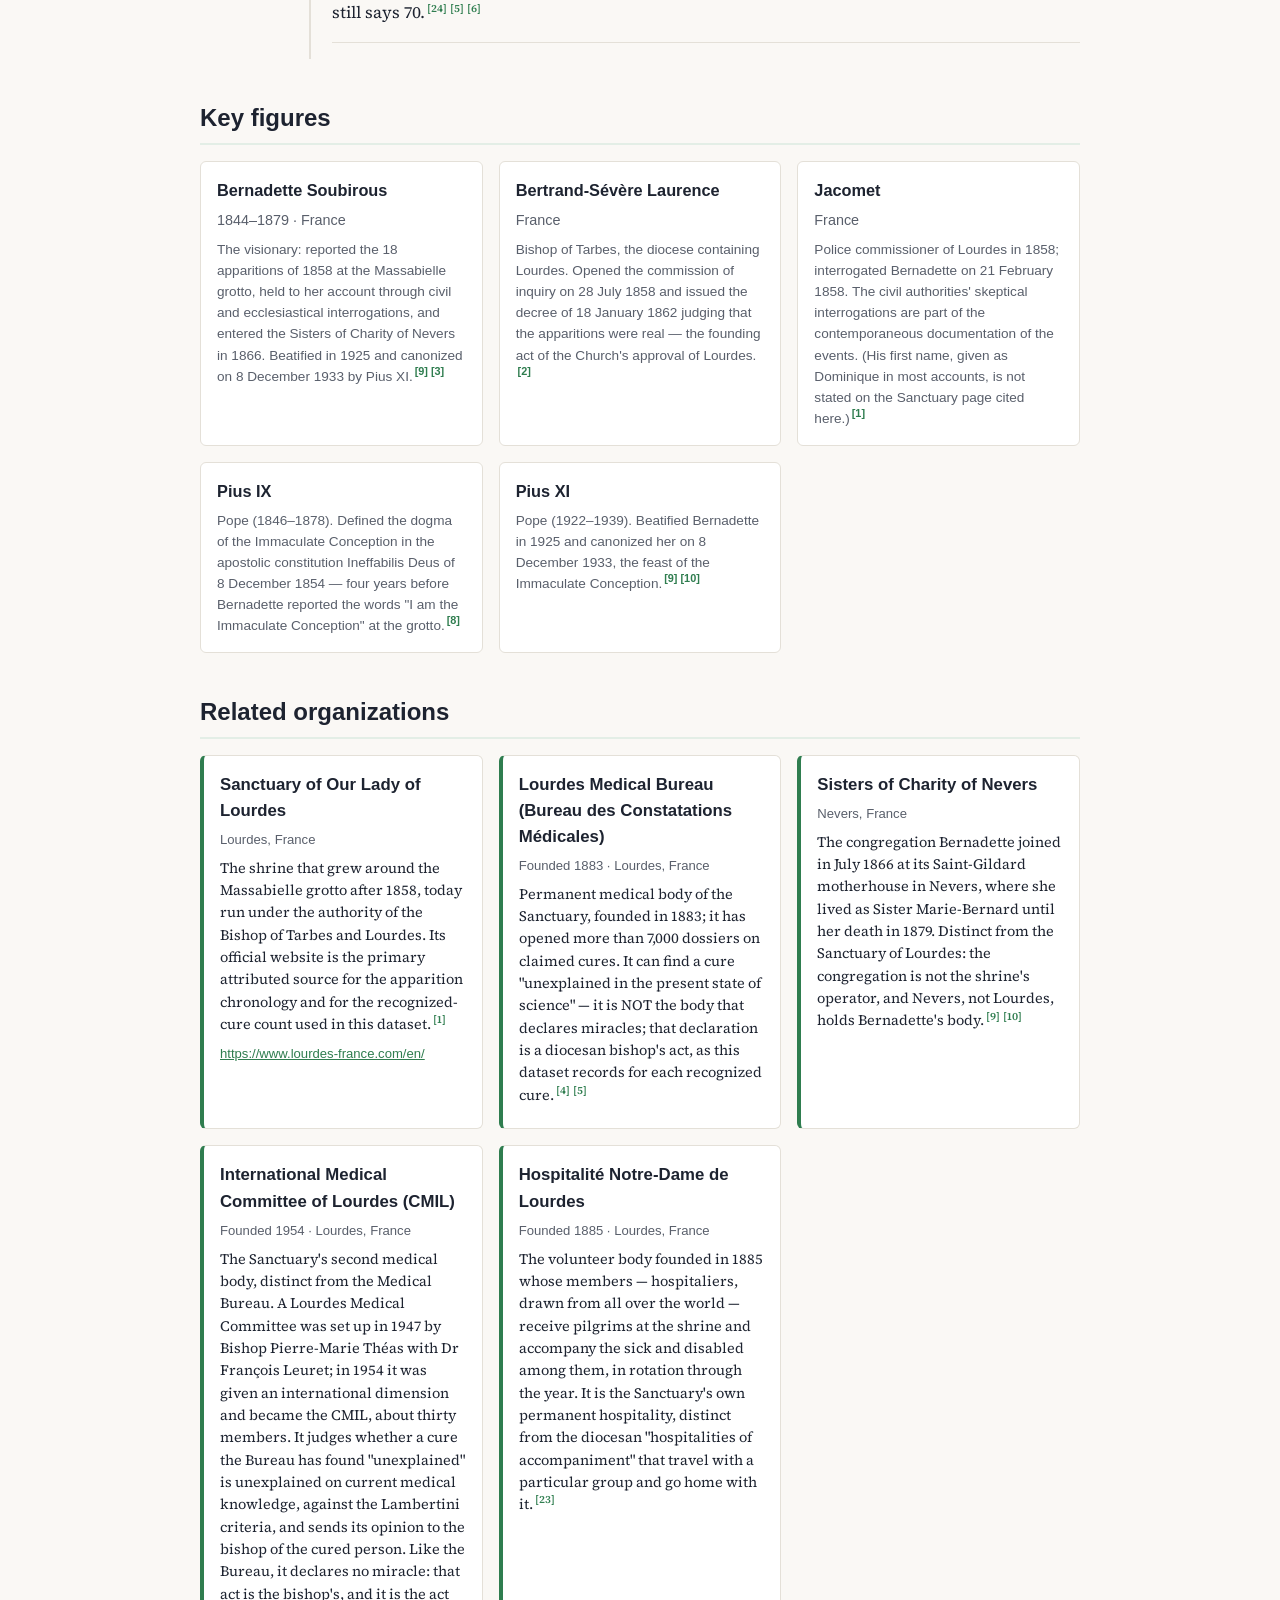
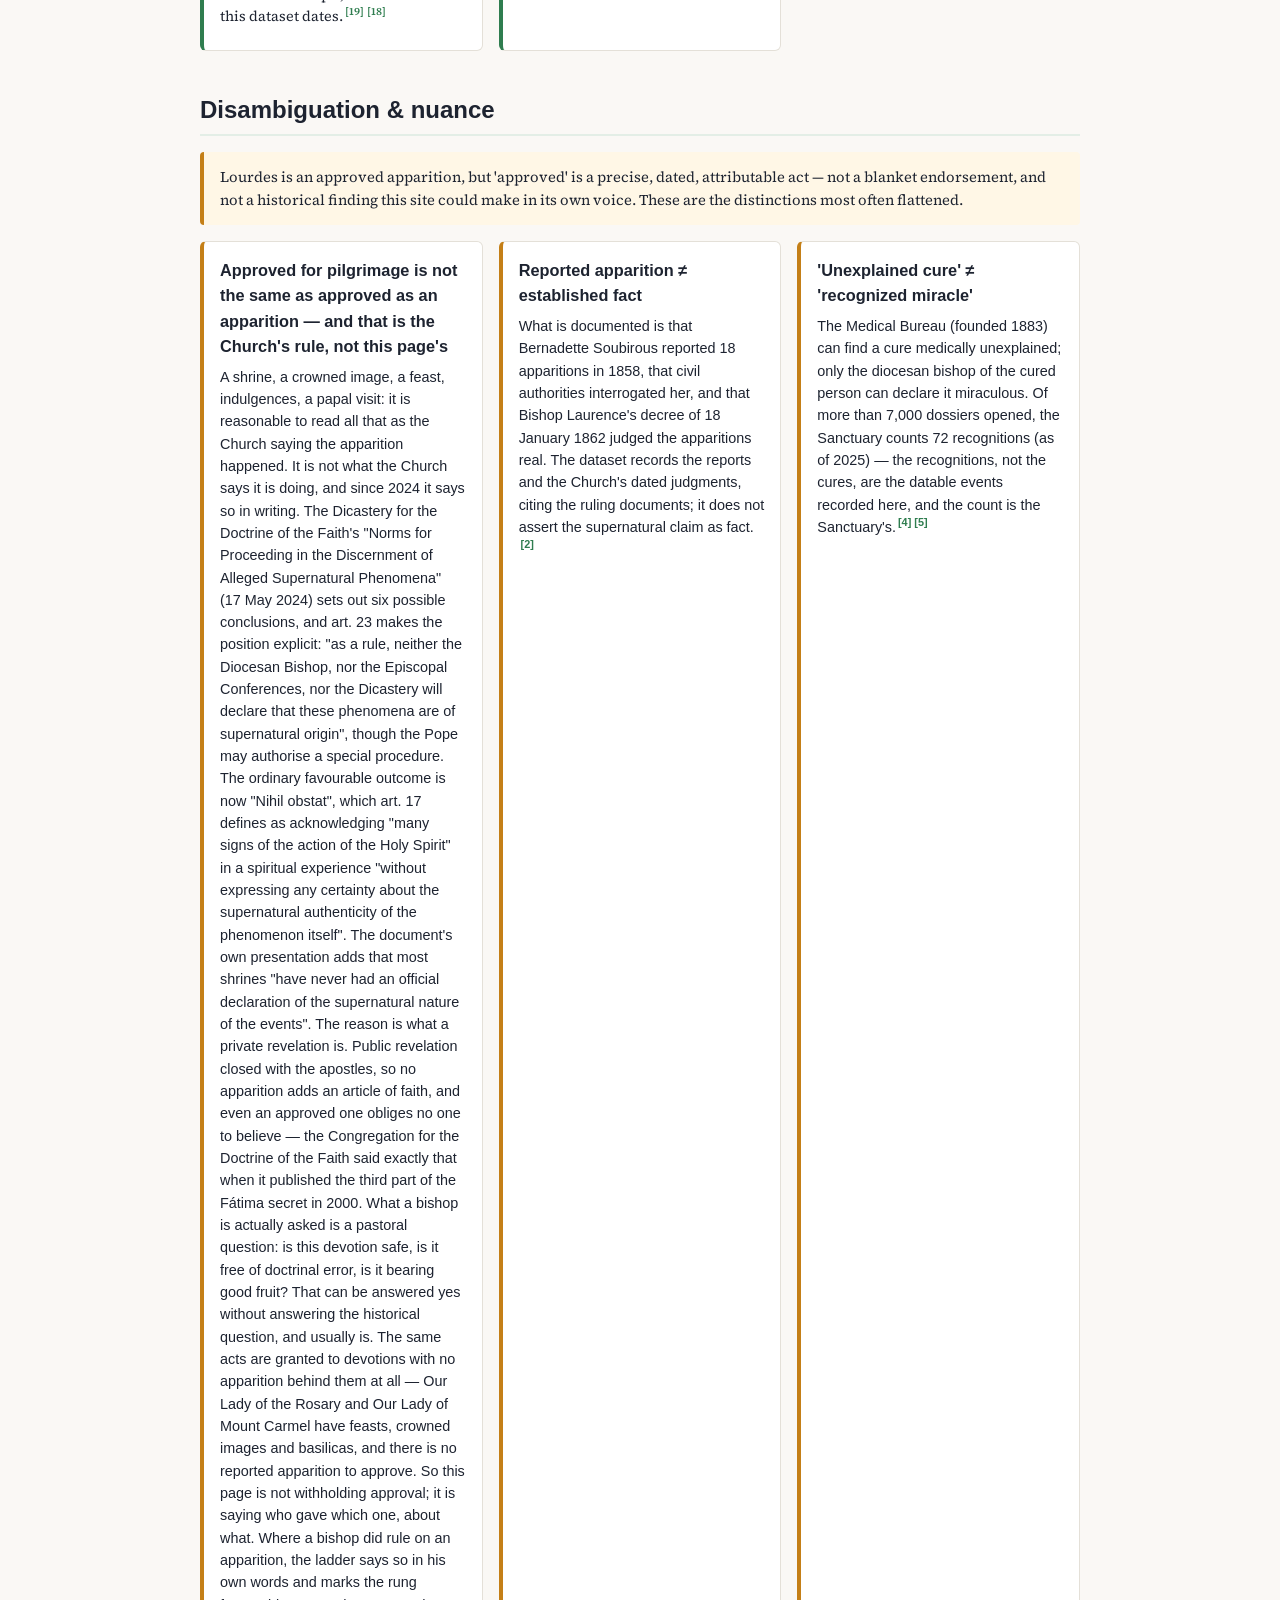
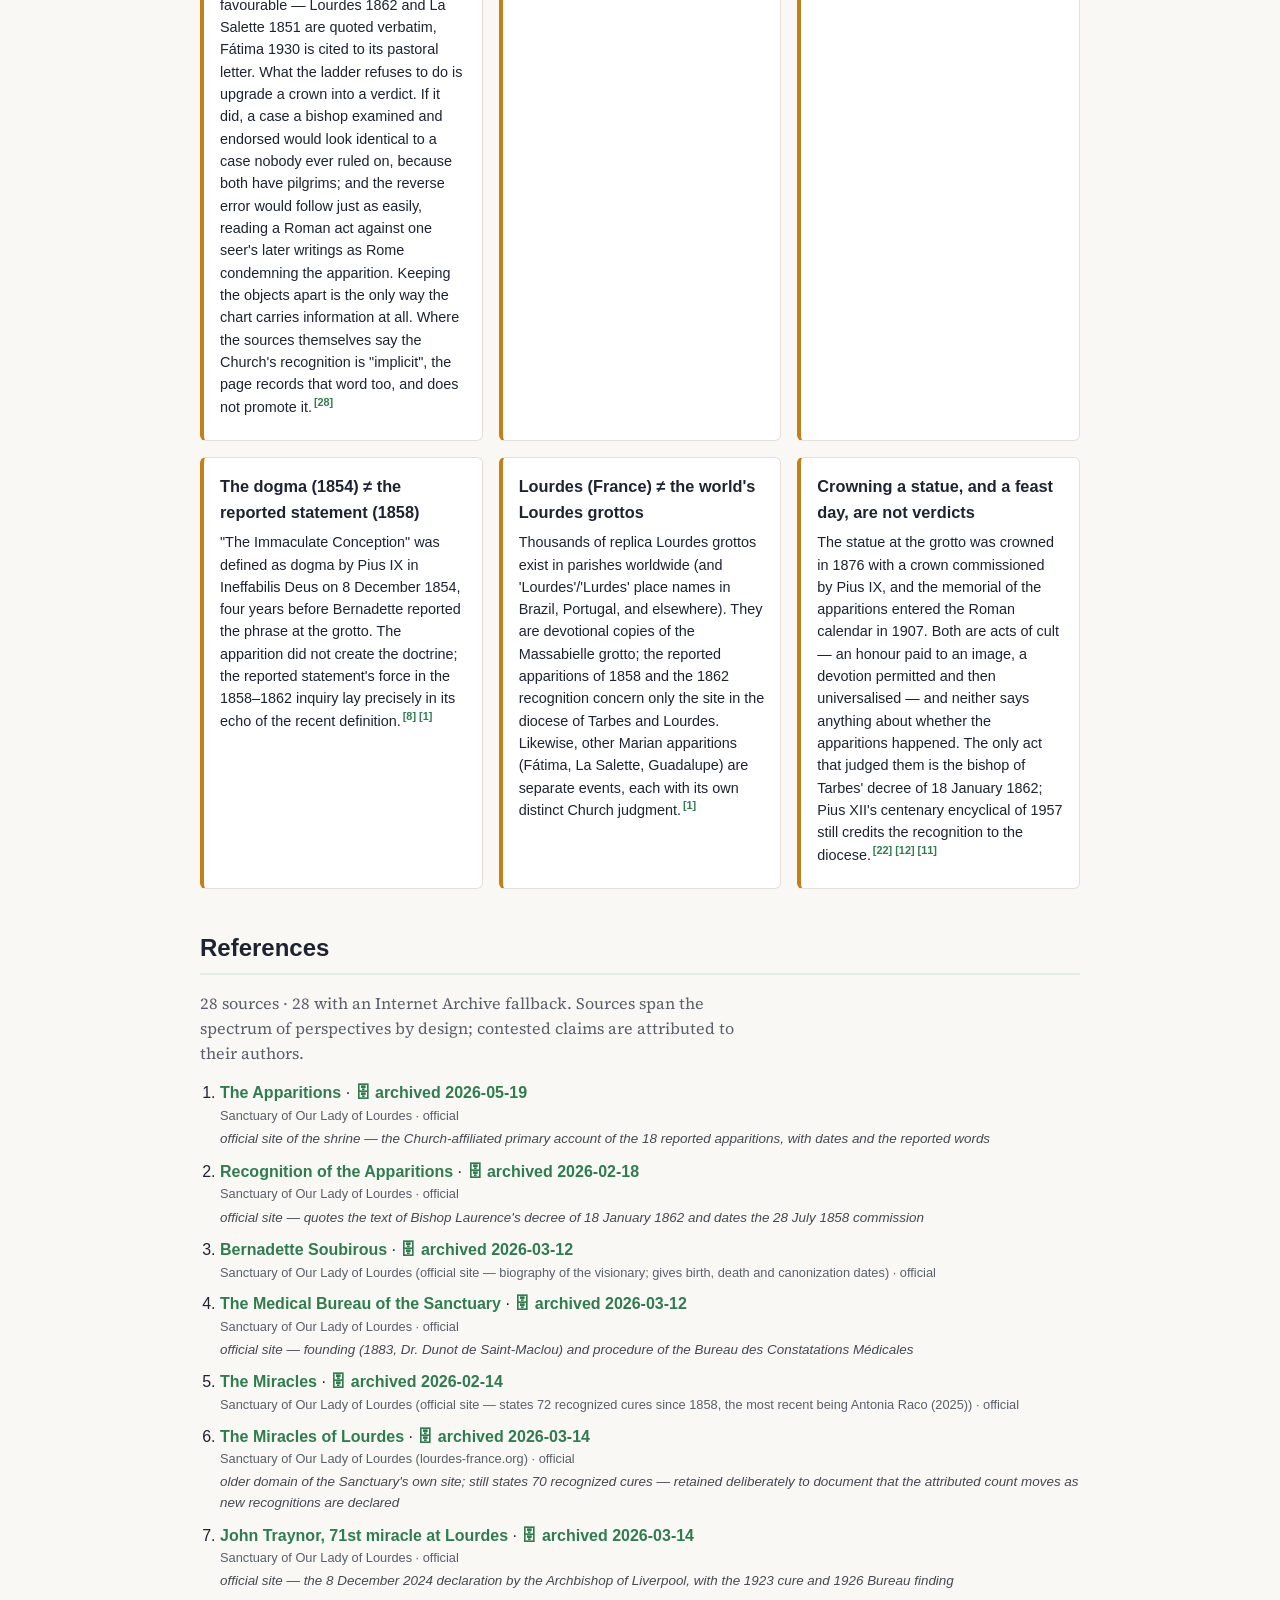
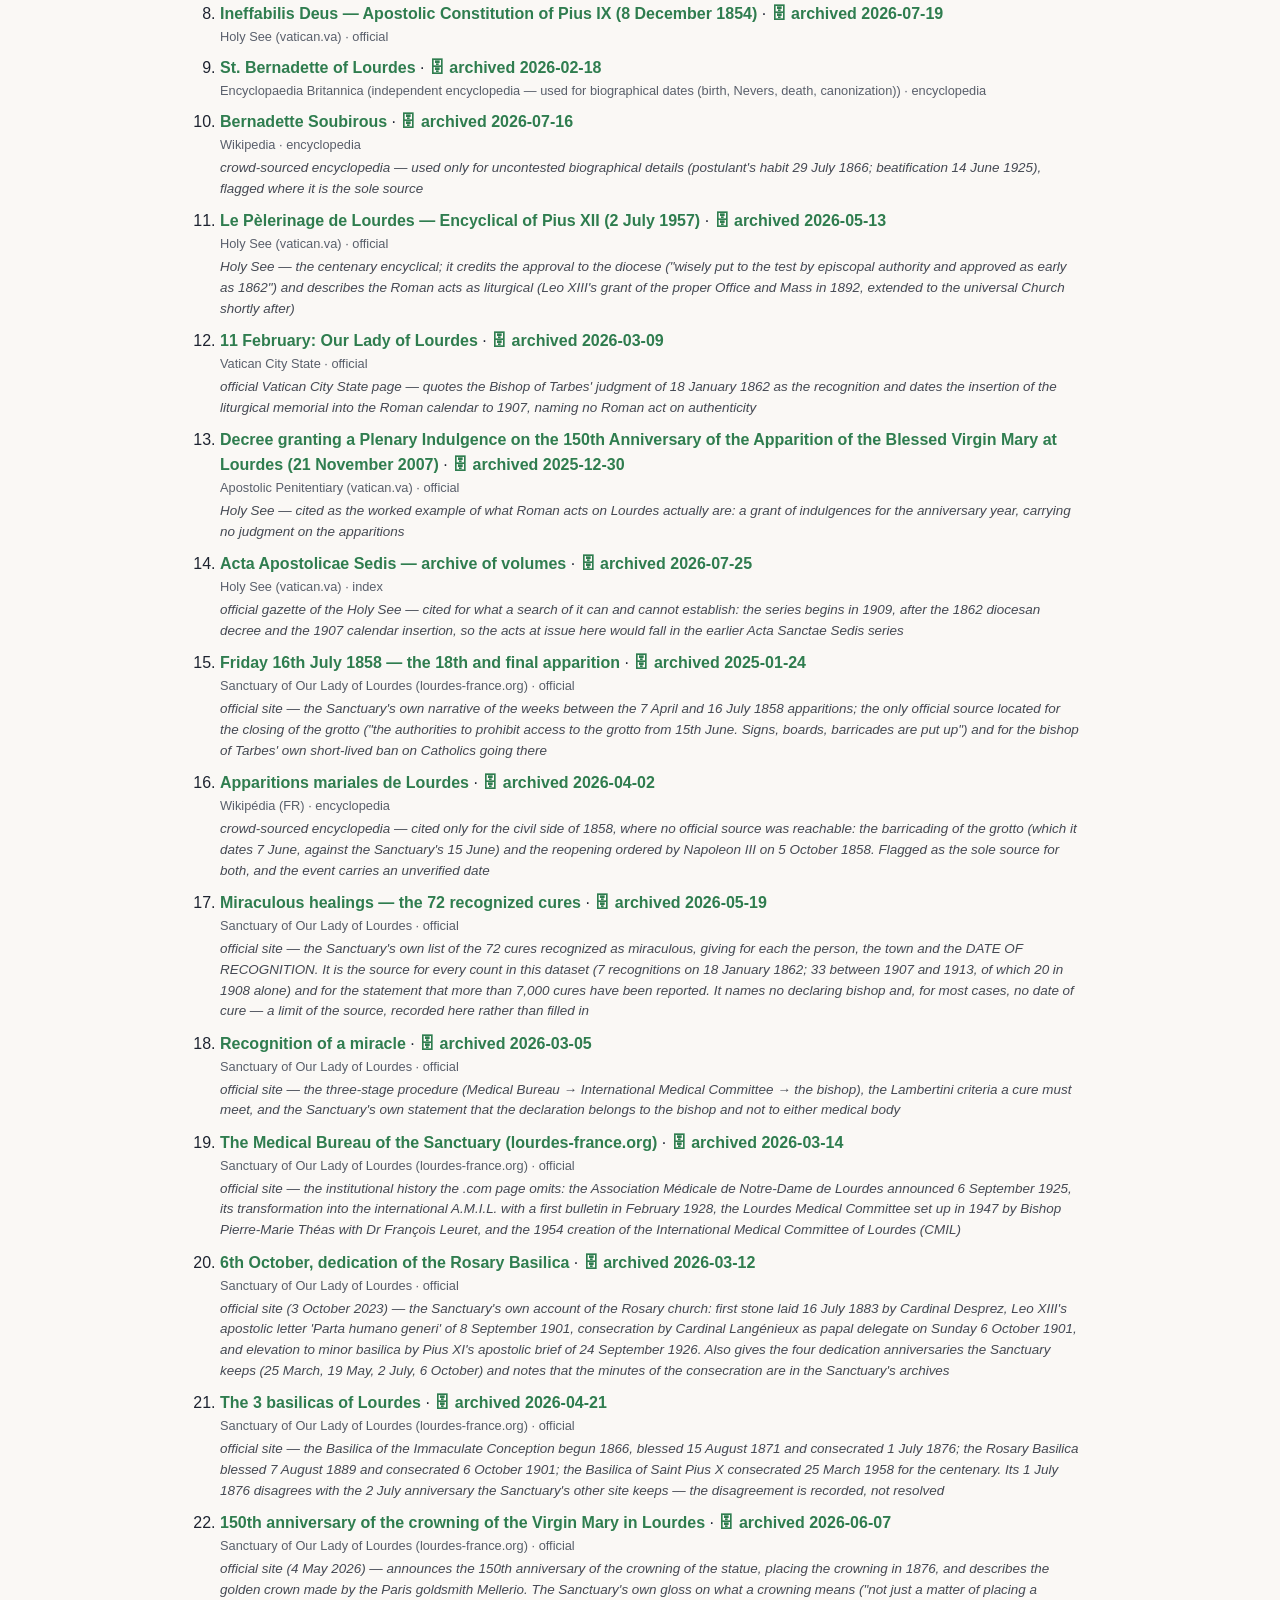
<file: docs/en/index.html>
<!DOCTYPE html>
<html lang="en">
<head>
  <meta charset="utf-8">
  <meta name="viewport" content="width=device-width, initial-scale=1">
  <title>Our Lady of Lourdes — Chronology</title>
  <meta name="description" content="An open, source-referenced chronology of the apparitions reported by Bernadette Soubirous at the Massabielle grotto in Lourdes, France, in 1858: the 1854 dogma that preceded them, the civil closing of the grotto, the documented acts of the Catholic Church concerning them, the basilicas and pilgrimage institutions that grew around the site, Bernadette&#39;s later life at Nevers, and the recognition of reported cures — recorded as dated Church acts, never as cures this site asserts.">
  <!-- Google tag (gtag.js) -->
  <script async src="https://www.googletagmanager.com/gtag/js?id=G-R9LV1QZHVE"></script>
  <script>
    window.dataLayer = window.dataLayer || [];
    function gtag(){dataLayer.push(arguments);}
    gtag('js', new Date());
    gtag('config', 'G-R9LV1QZHVE');
  </script>
  <link rel="stylesheet" href="../styles.css">
  <script src="../river.js" defer></script>
  <script src="../cite.js" defer data-label="Reference" data-all="All references"></script>
  <link rel="canonical" href="https://cronologia.github.io/lourdes/en/">
  <link rel="alternate" hreflang="en" href="https://cronologia.github.io/lourdes/en/">
  <link rel="alternate" hreflang="es" href="https://cronologia.github.io/lourdes/es/">
  <link rel="alternate" hreflang="pt" href="https://cronologia.github.io/lourdes/pt/">
  <link rel="alternate" hreflang="x-default" href="https://cronologia.github.io/lourdes/">
  <meta property="og:type" content="website">
  <meta property="og:site_name" content="Our Lady of Lourdes — Chronology">
  <meta property="og:locale" content="en_US">
  <meta property="og:title" content="Our Lady of Lourdes — Chronology">
  <meta property="og:description" content="An open, source-referenced chronology of the apparitions reported by Bernadette Soubirous at the Massabielle grotto in Lourdes, France, in 1858: the 1854 dogma that preceded them, the civil closing of the grotto, the documented acts of the Catholic Church concerning them, the basilicas and pilgrimage institutions that grew around the site, Bernadette&#39;s later life at Nevers, and the recognition of reported cures — recorded as dated Church acts, never as cures this site asserts.">
  <meta property="og:url" content="https://cronologia.github.io/lourdes/en/">
  <meta name="twitter:card" content="summary">
  <meta name="twitter:title" content="Our Lady of Lourdes — Chronology">
  <meta name="twitter:description" content="An open, source-referenced chronology of the apparitions reported by Bernadette Soubirous at the Massabielle grotto in Lourdes, France, in 1858: the 1854 dogma that preceded them, the civil closing of the grotto, the documented acts of the Catholic Church concerning them, the basilicas and pilgrimage institutions that grew around the site, Bernadette&#39;s later life at Nevers, and the recognition of reported cures — recorded as dated Church acts, never as cures this site asserts.">
  <script type="application/ld+json">
  {
    "@context": "https://schema.org",
    "@type": "WebSite",
    "name": "Our Lady of Lourdes — Chronology",
    "description": "An open, source-referenced chronology of the apparitions reported by Bernadette Soubirous at the Massabielle grotto in Lourdes, France, in 1858: the 1854 dogma that preceded them, the civil closing of the grotto, the documented acts of the Catholic Church concerning them, the basilicas and pilgrimage institutions that grew around the site, Bernadette's later life at Nevers, and the recognition of reported cures — recorded as dated Church acts, never as cures this site asserts.",
    "url": "https://cronologia.github.io/lourdes/en/",
    "inLanguage": "en"
  }
  </script>
</head>
<body>
  <header class="site-header">
    <div class="wrap">
      <nav class="lang-switch" aria-label="Language"><span class="lang-current" aria-current="true">EN</span><a href="../es/" hreflang="es">ES</a><a href="../pt/" hreflang="pt">PT</a></nav>
      <h1>Our Lady of Lourdes — Chronology</h1>
      <p class="subtitle">Chronology of the reported apparitions at Lourdes, of what came before and after them, and of the Church&#39;s acts (1854–2025)</p>
      <p class="lead">An open, source-referenced chronology of the apparitions reported by Bernadette Soubirous at the Massabielle grotto in Lourdes, France, in 1858: the 1854 dogma that preceded them, the civil closing of the grotto, the documented acts of the Catholic Church concerning them, the basilicas and pilgrimage institutions that grew around the site, Bernadette&#39;s later life at Nevers, and the recognition of reported cures — recorded as dated Church acts, never as cures this site asserts.</p>
      <p class="updated">Last updated: 2026-08-06</p>
      <div class="viz-chips">
        <a href="#chronology">📜 Chronology</a>
      </div>
    </div>
  </header>

  <nav class="site-nav">
    <div class="wrap">
      <a href="#about">About</a>
      <a href="#chronology">Chronology</a>
      <a href="#approval-ladder">How far the case went</a>
      <a href="#figures">Key figures</a>
      <a href="#organizations">Organizations</a>
      <a href="#disambiguation">Disambiguation</a>
      <a href="#references">References</a>
    </div>
  </nav>

  <main class="wrap">
    <section id="approval-ladder" class="viz">
      <h2>How far the case went</h2>
      <p class="section-intro">Lourdes is approved, and it is the bishop of Tarbes who approved it. The decree of 18 January 1862 judged that the Virgin &quot;really appeared to Bernadette Soubirous&quot; — the strongest wording any authority in this family of chronologies has used — and it is diocesan. Rome then did more for Lourdes than for any comparable case, up to putting the feast of 11 February in the calendar of the universal Church in 1907, without ever ruling on whether the apparitions happened. Both halves are true at once and the page keeps them apart: each rung records one authority, what it did, when, and in which document, and nothing here adds up to a verdict beyond the one the bishop gave.</p>
      <figure class="approval-ladder">
        <div class="viz-scroll">
        <ol class="al-cascade">
          <li class="al-node al-inconclusive" style="--al-step:0">
            <a href="#al-rung-1" class="al-node-link">
              <span class="al-num" aria-hidden="true">1</span>
              <span class="al-node-body">
                <span class="al-node-label">Local inquiry at Lourdes</span><span class="al-when">February–July 1858</span>
                <span class="al-node-status"><span class="al-glyph" aria-hidden="true">—</span>Investigated — no verdict issued</span>
              </span>
            </a>
          </li>
          <li class="al-node al-favourable" style="--al-step:1">
            <a href="#al-rung-2" class="al-node-link">
              <span class="al-num" aria-hidden="true">2</span>
              <span class="al-node-body">
                <span class="al-node-label">The bishop of Tarbes</span><span class="al-when">Commission opened 28 July 1858 · decree of 18 January 1862</span>
                <span class="al-node-status"><span class="al-glyph" aria-hidden="true">✓</span>Investigated — concluded in favour</span>
              </span>
            </a>
          </li>
          <li class="al-node al-not-found" style="--al-step:2">
            <a href="#al-rung-3" class="al-node-link">
              <span class="al-num" aria-hidden="true">3</span>
              <span class="al-node-body">
                <span class="al-node-label">Rome — the apparitions themselves</span><span class="al-when">1862 to the present</span>
                <span class="al-node-status"><span class="al-glyph" aria-hidden="true">·</span>No record found that this step took place</span>
              </span>
            </a>
          </li>
          <li class="al-node al-adjacent" style="--al-step:3">
            <a href="#al-rung-4" class="al-node-link">
              <span class="al-num" aria-hidden="true">4</span>
              <span class="al-node-body">
                <span class="al-node-label">Rome — the cult, the calendar and the shrine (not the apparitions)</span><span class="al-when">1876 · 1890–1892 · 1907 · 1957 · 2007</span>
                <span class="al-node-status"><span class="al-glyph" aria-hidden="true">◆</span>Church act on a related matter — not a ruling on the apparition</span>
              </span>
            </a>
          </li>
        </ol>
        </div>
        <figcaption>One rung per authority. &quot;No ruling found&quot; is a statement about the evidence, not about the case.</figcaption>
      </figure>
      <details class="al-details">
        <summary>Step by step, with the documents</summary>
        <div class="al-tablist" hidden aria-label="How far the case went">
            <button type="button" class="al-tab" data-al-panel="al-rung-1"><span class="al-glyph" aria-hidden="true">—</span>Local inquiry at Lourdes</button>
            <button type="button" class="al-tab" data-al-panel="al-rung-2"><span class="al-glyph" aria-hidden="true">✓</span>The bishop of Tarbes</button>
            <button type="button" class="al-tab" data-al-panel="al-rung-3"><span class="al-glyph" aria-hidden="true">·</span>Rome — the apparitions themselves</button>
            <button type="button" class="al-tab" data-al-panel="al-rung-4"><span class="al-glyph" aria-hidden="true">◆</span>Rome — the cult, the calendar and the shrine (not the apparitions)</button>
        </div>
        <div class="al-panels">
          <section id="al-rung-1" class="al-panel al-inconclusive">
            <h3 class="al-panel-title">Local inquiry at Lourdes <span class="al-when">February–July 1858</span></h3>
            <p class="al-status"><span class="al-glyph" aria-hidden="true">—</span>Investigated — no verdict issued</p>
<p class="al-who">The civil authorities of Lourdes, and the parish priest Dominique Peyramale</p><p class="al-outcome">The examinations of Bernadette in 1858 were CIVIL acts, not canonical ones. Police commissioner Jacomet questioned her on 21 February 1858, and the grotto was later boarded up by order of the civil authorities. Peyramale, the parish priest and the nearest ecclesiastical authority, opened no canonical inquiry: he demanded that the Lady give her name and make the rose bush at the grotto bloom in winter, and by the Sanctuary&#39;s own account &quot;stuck to his position&quot; — the name was reported on 25 March, the rose bush &quot;did not bloom&quot;. No ecclesiastical judgment of any kind was issued at this level; the case passed to the bishop, who constituted his commission of enquiry on 28 July 1858.</p>            <p class="al-cites"><sup class="cite"><a href="#ref-1" title="Reference 1">[1]</a> <a href="#ref-2" title="Reference 2">[2]</a></sup></p>
          </section>
          <section id="al-rung-2" class="al-panel al-favourable">
            <h3 class="al-panel-title">The bishop of Tarbes <span class="al-when">Commission opened 28 July 1858 · decree of 18 January 1862</span></h3>
            <p class="al-status"><span class="al-glyph" aria-hidden="true">✓</span>Investigated — concluded in favour</p>
<p class="al-who">Bertrand-Sévère Laurence, Bishop of Tarbes, and the commission of enquiry he constituted</p><p class="al-outcome">The commission was charged &quot;to collect and to ascertain the facts which have happened or which could still occur in or around the grotto of Lourdes&quot; and worked for nearly four years. The decree of 18 January 1862 judged: &quot;We judge that the Immaculate Mary, Mother of God, really appeared to Bernadette Soubirous, on 11th February 1858 and the following days, eighteen times, in the grotto of Massabielle, near the city of Lourdes; that this apparition assumes all the characteristics of the truth, and that the faithful have reason to believe it beyond doubt.&quot; This diocesan act, and no other, is what the approval of Lourdes rests on.</p>            <p class="al-cites"><sup class="cite"><a href="#ref-2" title="Reference 2">[2]</a></sup></p>
          </section>
          <section id="al-rung-3" class="al-panel al-not-found">
            <h3 class="al-panel-title">Rome — the apparitions themselves <span class="al-when">1862 to the present</span></h3>
            <p class="al-status"><span class="al-glyph" aria-hidden="true">·</span>No record found that this step took place</p>
<p class="al-who">The Holy See</p><p class="al-outcome">No Roman act judging the apparitions has been located. Rome acted about Lourdes repeatedly, and generously — the next rung is the list — but the acts located here are liturgical, indulgential, honorific, or about Bernadette. Bernadette&#39;s beatification (1925) and canonization (1933) judge her and not the grotto: the Sanctuary says she was canonized &quot;not for having been chosen for the Apparitions, but for the way in which she responded to that grace&quot;. Pius XII&#39;s centenary encyclical of 1957 still credits the judgment to the diocese, describing her testimony as &quot;wisely put to the test by episcopal authority and approved as early as 1862&quot;. Ninety-five years after the decree, in a document devoted to Lourdes, the pope names the bishop&#39;s act as the recognition and no Roman one.</p><p class="al-nodoc">Searched for a Roman act judging the apparitions themselves; none was found. Searched: vatican.va, by domain-restricted search and through the Holy See&#39;s own document indices, which return for Lourdes the 1957 encyclical, the homilies and addresses of the papal visits, and the 2007 indulgence decree — none of them a judgment on the apparitions; and the Acta Apostolicae Sedis archive on vatican.va, whose series begins only in 1909, after both the 1862 decree and the 1907 extension of the feast, and whose located Lourdes material concerns Bernadette&#39;s cause rather than the grotto. No page-by-page sweep of every AAS volume was made, so this is an absence in the indices consulted, not a proof from the whole series. Two further controls, both from sources that would have every reason to say otherwise. The Sanctuary&#39;s own page on the popes of Lourdes recounts what each pope granted — prayers, indulgences, a cause, an encyclical, four pilgrimages — and nowhere says a pope approved or recognised the apparitions. And the &quot;decree of approval by Pius IX of 1 February 1876&quot; that circulates in the devotional literature has a document behind it after all, but not that one: 1 February 1876 is the date of the decree of CANONICAL CORONATION of the image, executed at Lourdes on 3 July that year. The date is real and the description is not, which is how a coronation becomes an approval in retelling. The status is &quot;no record found&quot; and NOT &quot;the case did not reach this step&quot;, and the change matters: Bishop Laurence closed his 1862 decree by submitting it upward — &quot;We humbly submit our judgment to the judgment of the Supreme Pontiff, who is charged with governing the universal Church&quot; — so the case demonstrably did reach Rome. What has not been located is an answering act. Should one be produced, this rung changes.</p>            <p class="al-cites"><sup class="cite"><a href="#ref-11" title="Reference 11">[11]</a> <a href="#ref-12" title="Reference 12">[12]</a> <a href="#ref-13" title="Reference 13">[13]</a> <a href="#ref-14" title="Reference 14">[14]</a> <a href="#ref-2" title="Reference 2">[2]</a> <a href="#ref-3" title="Reference 3">[3]</a> <a href="#ref-27" title="Reference 27">[27]</a> <a href="#ref-22" title="Reference 22">[22]</a></sup></p>
          </section>
          <section id="al-rung-4" class="al-panel al-adjacent">
            <h3 class="al-panel-title">Rome — the cult, the calendar and the shrine (not the apparitions) <span class="al-when">1876 · 1890–1892 · 1907 · 1957 · 2007</span></h3>
            <p class="al-status"><span class="al-glyph" aria-hidden="true">◆</span>Church act on a related matter — not a ruling on the apparition</p>
<p class="al-who">Pius IX, Leo XIII, Pius X, Pius XII, and the Apostolic Penitentiary</p><p class="al-outcome">Rome went further for Lourdes than for any other case in this family, and never once on the question. Pius IX decreed the canonical coronation of the image on 1 February 1876 and commissioned the crown itself from the Paris goldsmith Mellerio; the upper church was consecrated that July. Leo XIII approved prayers and indulgences attached to the shrine, and granted the feast of 11 February with a proper Office and Mass, &quot;In apparitione Beatae Mariae Virginis Immaculatae&quot;, to the diocese of Tarbes around 1890–1892. Then in 1907 the feast was extended to the UNIVERSAL CHURCH — attributed to Pius X, and the heaviest Roman act in any of these chronologies: a liturgical commemoration of a reported apparition, kept by the whole Latin rite, every year. Pius XII devoted an encyclical to the shrine for the centenary (Le Pèlerinage de Lourdes, 2 July 1957), and the Apostolic Penitentiary granted indulgences for the 150th anniversary on 21 November 2007. Every one of these presupposes the devotion and none adjudicates the event. A feast in the universal calendar is the Church permitting and then universalising a cult; it is not a finding of fact, which is why the same 1957 encyclical that celebrates the shrine still points at the bishop of Tarbes for the recognition. The rung is marked as an act on a related matter for that reason — and a reader who thinks the 1907 extension must amount to approval should notice that the Sanctuary, which would say so if it could, does not.</p>            <p class="al-cites"><sup class="cite"><a href="#ref-12" title="Reference 12">[12]</a> <a href="#ref-11" title="Reference 11">[11]</a> <a href="#ref-13" title="Reference 13">[13]</a> <a href="#ref-27" title="Reference 27">[27]</a> <a href="#ref-22" title="Reference 22">[22]</a> <a href="#ref-21" title="Reference 21">[21]</a></sup></p>
          </section>
        </div>
      </details>
      <script>(function () {
        var s = document.currentScript.closest('section');
        var det = s.querySelector('.al-details');
        var list = s.querySelector('.al-tablist');
        var tabs = [].slice.call(s.querySelectorAll('.al-tab'));
        var panels = [].slice.call(s.querySelectorAll('.al-panel'));
        if (!det || !tabs.length || tabs.length !== panels.length) return;
        list.hidden = false;
        list.setAttribute('role', 'tablist');
        function select(id, focus) {
          tabs.forEach(function (b, i) {
            var on = b.getAttribute('data-al-panel') === id;
            b.setAttribute('aria-selected', on ? 'true' : 'false');
            b.setAttribute('tabindex', on ? '0' : '-1');
            panels[i].hidden = !on;
            if (on && focus) b.focus();
          });
        }
        tabs.forEach(function (b, i) {
          b.setAttribute('role', 'tab');
          b.id = b.getAttribute('data-al-panel') + '-tab';
          panels[i].setAttribute('role', 'tabpanel');
          panels[i].setAttribute('aria-labelledby', b.id);
          panels[i].tabIndex = 0;
          b.addEventListener('click', function () { select(b.getAttribute('data-al-panel'), false); });
          b.addEventListener('keydown', function (e) {
            var d = e.key === 'ArrowRight' ? 1 : e.key === 'ArrowLeft' ? -1 : 0;
            if (!d) return;
            e.preventDefault();
            var n = (i + d + tabs.length) % tabs.length;
            select(tabs[n].getAttribute('data-al-panel'), true);
          });
        });
        // A cascade node opens the disclosure and selects its panel, instead of
        // jumping the page to a fragment inside a collapsed <details>.
        [].slice.call(s.querySelectorAll('.al-node-link')).forEach(function (a) {
          a.addEventListener('click', function (e) {
            e.preventDefault();
            det.open = true;
            select(a.getAttribute('href').slice(1), true);
          });
        });
        select(tabs[0].getAttribute('data-al-panel'), false);
      })();</script>
    </section>

    <section id="about">
      <h2>About</h2>
      <p class="notice">Work-in-progress dataset compiled from public sources (see references). The apparitions are recorded as REPORTED events: the dataset states who reported what and when, and what the Church ruled and when, citing the ruling document — it does not assert the supernatural claim as fact. Reported miracles are handled the same way: a cure is a claim, and only two things attached to it are datable — that it was REPORTED, and any RECOGNITION ACT by which a bishop declared it miraculous. No entry here says a cure happened; the Medical Bureau (1883) and the International Medical Committee (1954) can find a cure unexplained but declare no miracle, counts are attributed to whoever publishes them (the Sanctuary says 72 as of 2025, while an older page of its own site still says 70, and both are kept), and recognized cures earn no rung on the approval ladder, which records judgments on the apparitions alone. The chronology also carries what came before 1858 and the institutional history after it — the basilicas, the pilgrimage bodies, Bernadette&#39;s years at Nevers. Contested claims are attributed to their authors; dates not yet verified against a primary source are flagged with a ? mark, and where sources disagree — including where the Sanctuary disagrees with itself — the disagreement is recorded rather than resolved. Corrections against primary sources are welcome.</p>
      <dl class="facts">
        <dt>What it is</dt>
        <dd>A chronology of the 18 apparitions of the Virgin Mary that Bernadette Soubirous reported at the Massabielle grotto in Lourdes, France, between 11 February and 16 July 1858, and of the documented response — civil interrogations, the episcopal inquiry of 1858, the recognition decree of 1862, and the recognition of cures that continues today.<sup class="cite"><a href="#ref-1" title="Reference 1">[1]</a> <a href="#ref-2" title="Reference 2">[2]</a></sup></dd>
        <dt>Church approval status</dt>
        <dd>Approved at the diocesan level, affirmatively. Bishop Bertrand-Sévère Laurence of Tarbes, in his decree of 18 January 1862, judged that &quot;the Immaculate Mary, Mother of God, really appeared to Bernadette Soubirous... eighteen times, in the grotto of Massabielle&quot;. This dataset records that judgment as the bishop&#39;s dated act, not as an independent finding.<sup class="cite"><a href="#ref-2" title="Reference 2">[2]</a></sup></dd>
        <dt>Visionary</dt>
        <dd>Bernadette Soubirous (1844–1879), a fourteen-year-old miller&#39;s daughter at the time of the reported apparitions; a Sister of Charity of Nevers from 1866; canonized by Pius XI on 8 December 1933.<sup class="cite"><a href="#ref-3" title="Reference 3">[3]</a> <a href="#ref-9" title="Reference 9">[9]</a></sup></dd>
        <dt>Recognized cures</dt>
        <dd>72 cures recognized as miraculous by the Church, according to the Sanctuary of Lourdes (as of 2025; the most recent it lists is Antonia Raco, proclaimed by the Bishop of Tursi-Lagonegro on 16 April 2025). Each recognition is a diocesan bishop&#39;s declaration after medical review, and the recognitions — not the cures — are what this chronology dates. The Sanctuary&#39;s list bunches them: seven on 18 January 1862 in the approval decree itself, thirty-three between 1907 and 1913, then nothing for thirty-three years. An older page of the Sanctuary&#39;s own site still states 70 — the count is attributed to the Sanctuary, never asserted by this site, and the disagreement is left standing.<sup class="cite"><a href="#ref-5" title="Reference 5">[5]</a> <a href="#ref-6" title="Reference 6">[6]</a> <a href="#ref-17" title="Reference 17">[17]</a> <a href="#ref-24" title="Reference 24">[24]</a></sup></dd>
        <dt>The shrine that grew</dt>
        <dd>Four churches were built at the grotto in answer to the request Bernadette reported on 2 March 1858: the crypt (opened 19 May 1866), the Basilica of the Immaculate Conception above it (blessed 15 August 1871, consecrated 1876), the Rosary Basilica (first stone 16 July 1883, consecrated 6 October 1901, minor basilica 1926) and the underground Basilica of Saint Pius X (consecrated 25 March 1958, the centenary year). The Hospitality of Our Lady of Lourdes, the volunteer body that receives sick and disabled pilgrims, dates from 1885.<sup class="cite"><a href="#ref-21" title="Reference 21">[21]</a> <a href="#ref-20" title="Reference 20">[20]</a> <a href="#ref-26" title="Reference 26">[26]</a> <a href="#ref-23" title="Reference 23">[23]</a></sup></dd>
      </dl>
    </section>

    <section id="chronology" class="river">
      <h2>Chronology</h2>
      <p class="section-intro">Key events in chronological order. A <span class="flag">?</span> flag marks
      dates not yet verified against a primary source.</p>
      <div class="rv-bar">
        <div class="rv-controls" role="group" aria-label="Filter the chronology" hidden>
          <label class="rv-chip rv-firm"><input type="checkbox" data-firm><span class="rv-sw"></span>Firm dates only</label>
          <label class="rv-find">Find <input type="search" autocomplete="off"></label>
          <p class="rv-status" aria-live="polite" data-all="all {n} events" data-some="{n} of {total} events shown" data-reading="Reading"></p>
        </div>
        <svg class="rv-ribbon" viewBox="-4 0 1008 29" preserveAspectRatio="xMinYMid meet" role="img" aria-label="Overview of all 27 events; long gaps in the record are drawn as breaks">
          <rect class="rv-row" x="0" y="2" width="1000" height="9"/><rect class="rv-brk" x="838.6" y="2" width="4" height="9"><title>5 decades with no recorded events (1960–2009)</title></rect>
          <line class="rv-tick rv-l0" data-i="0" x1="34.1" x2="34.1" y1="3.5" y2="9.5"/><line class="rv-tick rv-l0" data-i="1" x1="64.3" x2="64.3" y1="3.5" y2="9.5"/><line class="rv-tick rv-l0" data-i="2" x1="64.3" x2="64.3" y1="3.5" y2="9.5"/><line class="rv-tick rv-l0" data-i="3" x1="64.3" x2="64.3" y1="3.5" y2="9.5"/><line class="rv-tick rv-l0" data-i="4" x1="64.3" x2="64.3" y1="3.5" y2="9.5"/><line class="rv-tick rv-l0" data-i="5" x1="64.3" x2="64.3" y1="3.5" y2="9.5"/><line class="rv-tick rv-l0 rv-u" data-i="6" x1="64.3" x2="64.3" y1="3.5" y2="9.5"/><line class="rv-tick rv-l0" data-i="7" x1="64.3" x2="64.3" y1="3.5" y2="9.5"/><line class="rv-tick rv-l0" data-i="8" x1="64.3" x2="64.3" y1="3.5" y2="9.5"/><line class="rv-tick rv-l0" data-i="9" x1="94.6" x2="94.6" y1="3.5" y2="9.5"/><line class="rv-tick rv-l0" data-i="10" x1="94.6" x2="94.6" y1="3.5" y2="9.5"/><line class="rv-tick rv-l0" data-i="11" x1="124.9" x2="124.9" y1="3.5" y2="9.5"/><line class="rv-tick rv-l0 rv-u" data-i="12" x1="124.9" x2="124.9" y1="3.5" y2="9.5"/><line class="rv-tick rv-l0" data-i="13" x1="200.6" x2="200.6" y1="3.5" y2="9.5"/><line class="rv-tick rv-l0" data-i="14" x1="223.3" x2="223.3" y1="3.5" y2="9.5"/><line class="rv-tick rv-l0" data-i="15" x1="253.6" x2="253.6" y1="3.5" y2="9.5"/><line class="rv-tick rv-l0" data-i="16" x1="268.7" x2="268.7" y1="3.5" y2="9.5"/><line class="rv-tick rv-l0" data-i="17" x1="389.9" x2="389.9" y1="3.5" y2="9.5"/><line class="rv-tick rv-l0" data-i="18" x1="435.3" x2="435.3" y1="3.5" y2="9.5"/><line class="rv-tick rv-l0" data-i="19" x1="435.3" x2="435.3" y1="3.5" y2="9.5"/><line class="rv-tick rv-l0 rv-u" data-i="20" x1="571.4" x2="571.4" y1="3.5" y2="9.5"/><line class="rv-tick rv-l0" data-i="21" x1="632" x2="632" y1="3.5" y2="9.5"/><line class="rv-tick rv-l0" data-i="22" x1="791" x2="791" y1="3.5" y2="9.5"/><line class="rv-tick rv-l0" data-i="23" x1="821.2" x2="821.2" y1="3.5" y2="9.5"/><line class="rv-tick rv-l0" data-i="24" x1="912.9" x2="912.9" y1="3.5" y2="9.5"/><line class="rv-tick rv-l0" data-i="25" x1="958.4" x2="958.4" y1="3.5" y2="9.5"/><line class="rv-tick rv-l0" data-i="26" x1="965.9" x2="965.9" y1="3.5" y2="9.5"/>
          <text class="rv-axis" x="0" y="26" text-anchor="start">1854</text><text class="rv-axis" x="832.6" y="26" text-anchor="end">1958</text><text class="rv-axis" x="848.6" y="26" text-anchor="start">2018</text><text class="rv-axis" x="1000" y="26" text-anchor="end">2025</text><rect class="rv-win" x="0" y="0" width="0" height="13"/>
        </svg>
      </div>
      <ol class="rv-list" style="--lanes:1">
        <li class="rv-e" id="decade-1850" data-i="0" data-lanes="" data-decade="1850s">
          <div class="rv-year">1854<small>1854-12-08</small></div>
          <div class="rv-node" aria-hidden="true"><i class="rv-l0" style="--k:0"></i></div>
          <div class="rv-card">
            <p class="rv-kick"><span>Rome</span></p>
            <h3>Pius IX defines the dogma of the Immaculate Conception</h3>
            <p class="rv-text">The apostolic constitution Ineffabilis Deus defines the Immaculate Conception of Mary as Catholic dogma — four years BEFORE the reported apparitions at Lourdes. The date anchors the significance later attached to the words Bernadette reported on 25 March 1858.<sup class="cite"><a href="#ref-8" title="Reference 8">[8]</a></sup></p>
          </div>
        </li>
        <li class="rv-e" data-i="1" data-lanes="" data-decade="1850s">
          <div class="rv-year">1858<small>1858-02-11</small></div>
          <div class="rv-node" aria-hidden="true"><i class="rv-l0" style="--k:0"></i></div>
          <div class="rv-card">
            <p class="rv-kick"><span>Lourdes, France</span></p>
            <h3>First reported apparition at the Massabielle grotto</h3>
            <p class="rv-text">Bernadette Soubirous, gathering firewood with her sister and a friend, reports seeing a &quot;Lady&quot; in white in a niche of the Massabielle grotto. She initially calls the figure only &quot;Aquéro&quot; (&quot;that thing&quot; in the local Gascon dialect). First of 18 reported apparitions.<sup class="cite"><a href="#ref-1" title="Reference 1">[1]</a></sup></p>
          </div>
        </li>
        <li class="rv-e" data-i="2" data-lanes="" data-decade="1850s">
          <div class="rv-year">1858<small>1858-02-21</small></div>
          <div class="rv-node" aria-hidden="true"><i class="rv-l0" style="--k:0"></i></div>
          <div class="rv-card">
            <p class="rv-kick"><span>Lourdes, France</span></p>
            <h3>Police commissioner Jacomet interrogates Bernadette</h3>
            <p class="rv-text">The civil authorities respond with skepticism: police commissioner Jacomet questions Bernadette, who speaks only of &quot;Aquéro&quot; and does not claim to know who the figure is. The interrogations by the civil authorities are among the contemporaneously documented events of 1858.<sup class="cite"><a href="#ref-1" title="Reference 1">[1]</a></sup></p>
          </div>
        </li>
        <li class="rv-e" data-i="3" data-lanes="" data-decade="1850s">
          <div class="rv-year">1858<small>1858-02-25</small></div>
          <div class="rv-node" aria-hidden="true"><i class="rv-l0" style="--k:0"></i></div>
          <div class="rv-card">
            <p class="rv-kick"><span>Lourdes, France</span></p>
            <h3>Discovery of the spring (ninth reported apparition)</h3>
            <p class="rv-text">Bernadette reports that the Lady told her to &quot;go, drink of the spring and wash yourself there&quot;; scratching the ground inside the grotto, she uncovers the spring that still flows and around which the practice of the Lourdes baths later grew.<sup class="cite"><a href="#ref-1" title="Reference 1">[1]</a></sup></p>
          </div>
        </li>
        <li class="rv-e" data-i="4" data-lanes="" data-decade="1850s">
          <div class="rv-year">1858<small>1858-03-02</small></div>
          <div class="rv-node" aria-hidden="true"><i class="rv-l0" style="--k:0"></i></div>
          <div class="rv-card">
            <p class="rv-kick"><span>Lourdes, France</span></p>
            <h3>Request for processions and a chapel (thirteenth reported apparition)</h3>
            <p class="rv-text">Bernadette reports the Lady&#39;s message: &quot;Go and tell the priests that people are to come here in procession and to build a chapel here.&quot; She carries the request to parish priest Dominique Peyramale, who demands to know the Lady&#39;s name.<sup class="cite"><a href="#ref-1" title="Reference 1">[1]</a></sup></p>
          </div>
        </li>
        <li class="rv-e" data-i="5" data-lanes="" data-decade="1850s">
          <div class="rv-year">1858<small>1858-03-25</small></div>
          <div class="rv-node" aria-hidden="true"><i class="rv-l0" style="--k:0"></i></div>
          <div class="rv-card">
            <p class="rv-kick"><span>Lourdes, France</span></p>
            <h3>&quot;Que soy era Immaculada Concepciou&quot; (sixteenth reported apparition)</h3>
            <p class="rv-text">On the feast of the Annunciation, Bernadette reports that, asked her name, the Lady answered in Gascon Occitan: &quot;Que soy era Immaculada Concepciou&quot; — &quot;I am the Immaculate Conception&quot; (spelling as given by the Sanctuary; quoted only as reported). The dogma had been defined by Pius IX in 1854; whether the unlettered Bernadette could have known the formula became a central argument in the subsequent inquiry.<sup class="cite"><a href="#ref-1" title="Reference 1">[1]</a> <a href="#ref-2" title="Reference 2">[2]</a></sup></p>
          </div>
        </li>
        <li class="rv-e rv-u" data-i="6" data-lanes="" data-decade="1850s">
          <div class="rv-year">1858<small>1858-06</small> <span class="flag" title="Date not yet verified against a primary source">?</span></div>
          <div class="rv-node" aria-hidden="true"><i class="rv-l0" style="--k:0"></i></div>
          <div class="rv-card">
            <p class="rv-kick"><span>Lourdes, France</span></p>
            <h3>The civil authorities close the grotto</h3>
            <p class="rv-text">Crowds kept coming to Massabielle after Bernadette reported nothing further from 7 April 1858. By the Sanctuary&#39;s own account the authorities prohibited access to the grotto &quot;from 15th June&quot;, and &quot;signs, boards, barricades are put up&quot;; shortly afterwards the bishop of Tarbes went as far as forbidding Catholics to go there, lifting his ban about a fortnight later. The barricade was still standing on 16 July, which is why Bernadette reported the last apparition from the far bank of the Gave. French accounts date the reopening to 5 October 1858, on an order of Napoleon III. The closing and the reopening are CIVIL acts by civil authorities — the same register as the Jacomet interrogation, and not an ecclesiastical judgment of any kind.<sup class="cite"><a href="#ref-15" title="Reference 15">[15]</a> <a href="#ref-16" title="Reference 16">[16]</a></sup></p>
            <p class="date-note">Two closure dates are in the sources and neither is preferred: 7 June 1858 (French Wikipedia) and &quot;from 15th June&quot; (the Sanctuary&#39;s own page, the only official source of the two). The reopening of 5 October 1858 by Napoleon III rests on a tertiary source alone; no official or archival document for it has been located. Dated to the month, and left unverified.</p>
          </div>
        </li>
        <li class="rv-e" data-i="7" data-lanes="" data-decade="1850s">
          <div class="rv-year">1858<small>1858-07-16</small></div>
          <div class="rv-node" aria-hidden="true"><i class="rv-l0" style="--k:0"></i></div>
          <div class="rv-card">
            <p class="rv-kick"><span>Lourdes, France</span></p>
            <h3>Eighteenth and final reported apparition</h3>
            <p class="rv-text">With the grotto boarded up by order of the civil authorities, Bernadette reports seeing the Lady a final time from the far bank of the Gave river, &quot;more beautiful than ever&quot;. End of the series of 18 reported apparitions begun on 11 February.<sup class="cite"><a href="#ref-1" title="Reference 1">[1]</a></sup></p>
          </div>
        </li>
        <li class="rv-e" data-i="8" data-lanes="" data-decade="1850s">
          <div class="rv-year">1858<small>1858-07-28</small></div>
          <div class="rv-node" aria-hidden="true"><i class="rv-l0" style="--k:0"></i></div>
          <div class="rv-card">
            <p class="rv-kick"><span>Tarbes, France</span></p>
            <h3>Bishop Laurence opens the episcopal commission of inquiry</h3>
            <p class="rv-text">Bertrand-Sévère Laurence, Bishop of Tarbes, establishes a commission of inquiry into the reported apparitions and alleged cures — the start of the Church&#39;s formal examination, twelve days after the last reported apparition.<sup class="cite"><a href="#ref-2" title="Reference 2">[2]</a></sup></p>
          </div>
        </li>
        <li class="rv-e" id="decade-1860" data-i="9" data-lanes="" data-decade="1860s">
          <div class="rv-year">1862<small>1862-01-18</small></div>
          <div class="rv-node" aria-hidden="true"><i class="rv-l0" style="--k:0"></i></div>
          <div class="rv-card">
            <p class="rv-kick"><span>Tarbes, France</span></p>
            <h3>Decree of Bishop Laurence recognizing the apparitions</h3>
            <p class="rv-text">After the four-year inquiry, Bishop Laurence issues the judgment that made Lourdes an approved apparition: &quot;We judge that the Immaculate Mary, Mother of God, really appeared to Bernadette Soubirous, on 11th February 1858 and the following days, eighteen times, in the grotto of Massabielle&quot;, and that the apparition &quot;assumes all the characteristics of the truth&quot;. THE key approval document; the same decree authorizes the cult and the building of the requested chapel.<sup class="cite"><a href="#ref-2" title="Reference 2">[2]</a></sup></p>
          </div>
        </li>
        <li class="rv-e" data-i="10" data-lanes="" data-decade="1860s">
          <div class="rv-year">1862<small>1862-01-18</small></div>
          <div class="rv-node" aria-hidden="true"><i class="rv-l0" style="--k:0"></i></div>
          <div class="rv-card">
            <p class="rv-kick"><span>Tarbes, France</span></p>
            <h3>The first seven cures recognized — in the approval decree itself</h3>
            <p class="rv-text">The Sanctuary&#39;s published list of recognized cures dates the first seven to 18 January 1862, the date of Bishop Laurence&#39;s decree: Catherine Latapie of Loubajac, Louis Bouriette and Blaisette Cazenave of Lourdes, Henri Busquet and Madeleine Rizan of Nay, Justin Bouhort of Lourdes and Marie Moreau of Tartas. The datable event is the bishop&#39;s act of recognition; the list and the count are the Sanctuary&#39;s, and this site asserts nothing about the cures themselves. That the judgment on the apparitions and the first cure recognitions arrive in one document is exactly why the two are easily run together — they are kept apart here, and recognized cures earn no rung on the approval ladder, which records judgments on the apparitions alone.<sup class="cite"><a href="#ref-17" title="Reference 17">[17]</a> <a href="#ref-2" title="Reference 2">[2]</a></sup></p>
          </div>
        </li>
        <li class="rv-e" data-i="11" data-lanes="" data-decade="1860s">
          <div class="rv-year">1866<small>1866-05-19</small></div>
          <div class="rv-node" aria-hidden="true"><i class="rv-l0" style="--k:0"></i></div>
          <div class="rv-card">
            <p class="rv-kick"><span>Lourdes, France</span></p>
            <h3>The crypt — the first church built at the grotto — opened</h3>
            <p class="rv-text">The crypt beneath what became the Basilica of the Immaculate Conception opens on 19 May 1866, the first church built in answer to the request Bernadette reported on 2 March 1858 (&quot;go and tell the priests… to build a chapel here&quot;). It holds about 120 people. The Sanctuary keeps 19 May as the crypt&#39;s dedication anniversary, alongside 25 March for Saint Pius X, 2 July for the Immaculate Conception and 6 October for the Rosary.<sup class="cite"><a href="#ref-26" title="Reference 26">[26]</a> <a href="#ref-20" title="Reference 20">[20]</a></sup></p>
          </div>
        </li>
        <li class="rv-e rv-u" data-i="12" data-lanes="" data-decade="1860s">
          <div class="rv-year">1866<small>1866-07</small> <span class="flag" title="Date not yet verified against a primary source">?</span></div>
          <div class="rv-node" aria-hidden="true"><i class="rv-l0" style="--k:0"></i></div>
          <div class="rv-card">
            <p class="rv-kick"><span>Nevers, France</span></p>
            <h3>Bernadette leaves Lourdes for the convent of Saint-Gildard, Nevers</h3>
            <p class="rv-text">Bernadette departs Lourdes and enters the motherhouse of the Sisters of Charity of Nevers, taking the postulant&#39;s habit on 29 July 1866. She never returns to Lourdes, living her remaining thirteen years as Sister Marie-Bernard.<sup class="cite"><a href="#ref-9" title="Reference 9">[9]</a> <a href="#ref-10" title="Reference 10">[10]</a> <a href="#ref-3" title="Reference 3">[3]</a></sup></p>
            <p class="date-note">Three dates for the same move are in the sources and none is preferred: Bernadette left Lourdes on 4 July and took the postulant&#39;s habit at Saint-Gildard on 29 July 1866 according to the Wikipedia biography; the Sanctuary&#39;s own site states that she &quot;joined the Congregation of the Sisters of Charity and Christian Instruction in Nevers on 7 July 1866&quot;; and the Sanctuary&#39;s biography page organizes her life around the earlier move (15 July 1860) into the Lourdes hospice run by the same congregation. Month verified; day not pinned to a primary source.</p>
          </div>
        </li>
        <li class="rv-e" id="decade-1870" data-i="13" data-lanes="" data-decade="1870s">
          <div class="rv-year">1876<small>1876-07-01</small></div>
          <div class="rv-node" aria-hidden="true"><i class="rv-l0" style="--k:0"></i></div>
          <div class="rv-card">
            <p class="rv-kick"><span>Lourdes, France</span></p>
            <h3>Consecration of the Basilica of the Immaculate Conception; the statue crowned</h3>
            <p class="rv-text">The upper church begun in 1866 above the crypt, blessed on 15 August 1871, is consecrated in July 1876. The statue of Our Lady of Lourdes — carved by Joseph-Hugues Fabisch and inaugurated at the grotto on 4 April 1864 — is crowned with a golden crown commissioned by Pius IX from the Paris goldsmith Mellerio, under a decree of canonical coronation dated 1 February 1876; the crowning itself was performed at Lourdes on 3 July. That date is worth holding on to: the &quot;decree of approval of the apparitions by Pius IX, 1 February 1876&quot; repeated across the devotional literature is this decree, described as something it is not. A crowning honours an image and confers nothing on the reported apparitions: the diocesan decree of 1862 remains the only act that judged them.<sup class="cite"><a href="#ref-21" title="Reference 21">[21]</a> <a href="#ref-20" title="Reference 20">[20]</a> <a href="#ref-22" title="Reference 22">[22]</a> <a href="#ref-27" title="Reference 27">[27]</a></sup></p>
            <p class="date-note">The Sanctuary&#39;s two websites give different days for the consecration: lourdes-france.org states 1 July 1876, while lourdes-france.com keeps 2 July as the basilica&#39;s dedication anniversary. Both are recorded; neither is preferred. The event is filed under 1 July.</p>
          </div>
        </li>
        <li class="rv-e" data-i="14" data-lanes="" data-decade="1870s">
          <div class="rv-year">1879<small>1879-04-16</small></div>
          <div class="rv-node" aria-hidden="true"><i class="rv-l0" style="--k:0"></i></div>
          <div class="rv-card">
            <p class="rv-kick"><span>Nevers, France</span></p>
            <h3>Death of Bernadette Soubirous</h3>
            <p class="rv-text">Bernadette dies at the convent of Saint-Gildard in Nevers, aged 35, after years of illness. Her feast day was later fixed on 16 April, the date of her death.<sup class="cite"><a href="#ref-9" title="Reference 9">[9]</a> <a href="#ref-3" title="Reference 3">[3]</a></sup></p>
          </div>
        </li>
        <li class="rv-e" id="decade-1880" data-i="15" data-lanes="" data-decade="1880s">
          <div class="rv-year">1883</div>
          <div class="rv-node" aria-hidden="true"><i class="rv-l0" style="--k:0"></i></div>
          <div class="rv-card">
            <p class="rv-kick"><span>Lourdes, France</span></p>
            <h3>Foundation of the Medical Bureau (Bureau des Constatations Médicales)</h3>
            <p class="rv-text">Dr. Georges-Fernand Dunot de Saint-Maclou establishes the Medical Bureau at the request of Fr. Rémi Sempé, the Sanctuary&#39;s first rector, so that no reported cure would circulate without collegiate medical assessment. The Bureau examines claimed cures and can declare them &quot;unexplained in the present state of science&quot;; it does not declare miracles — that act belongs to the diocesan bishop.<sup class="cite"><a href="#ref-4" title="Reference 4">[4]</a> <a href="#ref-6" title="Reference 6">[6]</a></sup></p>
          </div>
        </li>
        <li class="rv-e" data-i="16" data-lanes="" data-decade="1880s">
          <div class="rv-year">1885</div>
          <div class="rv-node" aria-hidden="true"><i class="rv-l0" style="--k:0"></i></div>
          <div class="rv-card">
            <p class="rv-kick"><span>Lourdes, France</span></p>
            <h3>Foundation of the Hospitality of Our Lady of Lourdes</h3>
            <p class="rv-text">The Hospitalité Notre-Dame de Lourdes is founded in 1885: an association of volunteers — hospitaliers — who welcome pilgrims and above all sick and disabled pilgrims, taking turns through the year so that the shrine has a continuous presence of them. It is the institution through which the pilgrimage&#39;s characteristic organisation of care took shape, and the Sanctuary distinguishes it from the diocesan &quot;hospitalities of accompaniment&quot; that travel with their own groups.<sup class="cite"><a href="#ref-23" title="Reference 23">[23]</a></sup></p>
          </div>
        </li>
        <li class="rv-e" id="decade-1900" data-i="17" data-lanes="" data-decade="1900s">
          <div class="rv-year">1901<small>1901-10-06</small></div>
          <div class="rv-node" aria-hidden="true"><i class="rv-l0" style="--k:0"></i></div>
          <div class="rv-card">
            <p class="rv-kick"><span>Lourdes, France</span></p>
            <h3>Consecration of the Rosary Basilica</h3>
            <p class="rv-text">The church of the Most Holy Rosary, whose first stone Cardinal Desprez, archbishop of Toulouse, laid on 16 July 1883 for the twenty-fifth anniversary of the last reported apparition, is consecrated on Sunday 6 October 1901 by Cardinal Langénieux acting as Leo XIII&#39;s delegate; the pope had signed the apostolic letter &#39;Parta humano generi&#39; for the occasion on 8 September 1901. Pius XI raised the church to a minor basilica by apostolic brief of 24 September 1926. The Sanctuary&#39;s archives hold the minutes of the consecration, signed by the consecrating prelates.<sup class="cite"><a href="#ref-20" title="Reference 20">[20]</a> <a href="#ref-21" title="Reference 21">[21]</a></sup></p>
          </div>
        </li>
        <li class="rv-e" data-i="18" data-lanes="" data-decade="1900s">
          <div class="rv-year">1907</div>
          <div class="rv-node" aria-hidden="true"><i class="rv-l0" style="--k:0"></i></div>
          <div class="rv-card">
            <p class="rv-kick"><span>Rome</span></p>
            <h3>The feast of 11 February extended to the universal Church</h3>
            <p class="rv-text">The liturgical memorial of the apparitions is extended in 1907 to the whole Latin Church, universalising the feast with its proper Office and Mass &quot;In apparitione Beatae Mariae Virginis Immaculatae&quot; that Leo XIII had granted to the diocese of Tarbes around 1890–1892. This is the furthest Rome has gone for any reported apparition in these chronologies: not an indulgence, not a crown, but a day the entire rite keeps. It is still a concession of cult — the Church permitting a devotion and then extending it — and not a judgment that the apparitions occurred, which is why the approval ladder files it as an act on a related matter and why Pius XII, writing on Lourdes half a century later, still credits the recognition to the bishop of Tarbes.<sup class="cite"><a href="#ref-12" title="Reference 12">[12]</a> <a href="#ref-11" title="Reference 11">[11]</a></sup></p>
            <p class="date-note">The Vatican City State&#39;s page dates the insertion to 1907 and names neither a pope nor a day. Devotional sources attribute the extension to Pius X and some give a day; no Holy See document fixing one has been located, so only the year is recorded.</p>
          </div>
        </li>
        <li class="rv-e" data-i="19" data-lanes="" data-decade="1900s">
          <div class="rv-year">1907<small>1907–1913</small></div>
          <div class="rv-node" aria-hidden="true"><i class="rv-l0" style="--k:0"></i></div>
          <div class="rv-card">
            <p class="rv-kick"><span>Lourdes, France</span></p>
            <h3>The jubilee wave of cure recognitions (a count attributed to the Sanctuary)</h3>
            <p class="rv-text">Thirty-three of the seventy-two cures on the Sanctuary&#39;s published list carry a recognition date between 4 February 1907 and 18 October 1913 — the years around the fiftieth anniversary of the apparitions — and twenty of those fall in 1908 alone, five of them on a single day, 6 June 1908. No recognition is then listed for thirty-three years, until 20 May 1946. What is recorded here is the shape of the Sanctuary&#39;s own list of Church acts, attributed to the Sanctuary; nothing is claimed about the cures, and the list gives for each case only the person, the town and the date of recognition — not the declaring bishop, and for most not the date of the cure.<sup class="cite"><a href="#ref-17" title="Reference 17">[17]</a></sup></p>
          </div>
        </li>
        <li class="rv-e rv-u" id="decade-1920" data-i="20" data-lanes="" data-decade="1920s">
          <div class="rv-year">1925<small>1925-06-14</small> <span class="flag" title="Date not yet verified against a primary source">?</span></div>
          <div class="rv-node" aria-hidden="true"><i class="rv-l0" style="--k:0"></i></div>
          <div class="rv-card">
            <p class="rv-kick"><span>Rome</span></p>
            <h3>Beatification of Bernadette Soubirous</h3>
            <p class="rv-text">Pius XI beatifies Bernadette in Rome, an intermediate step of the cause opened in 1908. The beatification concerns Bernadette&#39;s own life and virtues — canonization causes judge the person, not the apparition.<sup class="cite"><a href="#ref-10" title="Reference 10">[10]</a></sup></p>
            <p class="date-note">The 14 June 1925 date is given by the Wikipedia biography and devotional sources; neither the Sanctuary&#39;s Bernadette page nor Britannica states the beatification day. Not yet verified against a Holy See document.</p>
          </div>
        </li>
        <li class="rv-e" id="decade-1930" data-i="21" data-lanes="" data-decade="1930s">
          <div class="rv-year">1933<small>1933-12-08</small></div>
          <div class="rv-node" aria-hidden="true"><i class="rv-l0" style="--k:0"></i></div>
          <div class="rv-card">
            <p class="rv-kick"><span>Rome</span></p>
            <h3>Canonization of Bernadette by Pius XI</h3>
            <p class="rv-text">Pius XI canonizes Bernadette Soubirous on 8 December 1933 — deliberately the feast of the Immaculate Conception, echoing the title Bernadette reported hearing at the grotto in 1858. The Sanctuary notes she was canonized &quot;not for having been chosen for the Apparitions, but for the way in which she responded to that grace&quot;.<sup class="cite"><a href="#ref-3" title="Reference 3">[3]</a> <a href="#ref-9" title="Reference 9">[9]</a></sup></p>
          </div>
        </li>
        <li class="rv-e" id="decade-1950" data-i="22" data-lanes="" data-decade="1950s">
          <div class="rv-year">1954</div>
          <div class="rv-node" aria-hidden="true"><i class="rv-l0" style="--k:0"></i></div>
          <div class="rv-card">
            <p class="rv-kick"><span>Lourdes, France</span></p>
            <h3>The International Medical Committee of Lourdes (CMIL) created</h3>
            <p class="rv-text">Bishop Pierre-Marie Théas of Tarbes and Lourdes, with Dr François Leuret, president of the Bureau des Constatations, set up a Lourdes Medical Committee in 1947, co-opting doctors and professors from outside the shrine; in 1954 the bishop gave it an international dimension and it became the International Medical Committee of Lourdes. Its task is to judge whether a cure the Medical Bureau has found &quot;unexplained&quot; is indeed unexplained on current medical knowledge, against the Lambertini criteria — complete and lasting, from a serious illness of unfavourable prognosis, and sudden — and then to send its opinion to the bishop concerned. Neither body declares a miracle: that act belongs to the bishop of the cured person. An earlier association, announced on 6 September 1925, had become the international A.M.I.L. in 1928.<sup class="cite"><a href="#ref-19" title="Reference 19">[19]</a> <a href="#ref-18" title="Reference 18">[18]</a></sup></p>
          </div>
        </li>
        <li class="rv-e" data-i="23" data-lanes="" data-decade="1950s">
          <div class="rv-year">1958<small>1958-03-25</small></div>
          <div class="rv-node" aria-hidden="true"><i class="rv-l0" style="--k:0"></i></div>
          <div class="rv-card">
            <p class="rv-kick"><span>Lourdes, France</span></p>
            <h3>Consecration of the underground Basilica of Saint Pius X</h3>
            <p class="rv-text">The underground basilica of Saint Pius X, built in prestressed concrete to hold crowds the three earlier churches could not, is consecrated on 25 March 1958, the centenary year of the reported apparitions and the anniversary of the day the name &quot;Immaculate Conception&quot; was reported at the grotto. 25 March is the date the Sanctuary keeps as its dedication anniversary.<sup class="cite"><a href="#ref-21" title="Reference 21">[21]</a> <a href="#ref-20" title="Reference 20">[20]</a></sup></p>
          </div>
        </li>
        <li class="rv-gap"><span>5 decades with no recorded events (1960–2009)</span></li>
        <li class="rv-e" id="decade-2010" data-i="24" data-lanes="" data-decade="2010s">
          <div class="rv-year">2018<small>2018-02-11</small></div>
          <div class="rv-node" aria-hidden="true"><i class="rv-l0" style="--k:0"></i></div>
          <div class="rv-card">
            <p class="rv-kick"><span>Beauvais, France</span></p>
            <h3>Sister Bernadette Moriau&#39;s cure declared the 70th recognized miracle</h3>
            <p class="rv-text">Jacques Benoit-Gonnin, Bishop of Beauvais, Noyon and Senlis, states on 11 February 2018 — the feast of Our Lady of Lourdes and the World Day of the Sick — that he has decided &quot;to recognize the &#39;prodigious-miraculous character&#39;&quot; of the cure reported by Sister Bernadette Moriau, a Franciscan Oblate of the Sacred Heart at Bresles, who had had cauda equina syndrome since 1987 and reported the cure on 11 July 2008 on returning from her diocese&#39;s Lourdes pilgrimage. The International Medical Committee of Lourdes had concluded on 18–19 November 2016 that the cure remained unexplained in the present state of scientific knowledge. The bishop&#39;s declaration is the datable event; the Sanctuary counts it as the 70th recognition.<sup class="cite"><a href="#ref-25" title="Reference 25">[25]</a> <a href="#ref-17" title="Reference 17">[17]</a></sup></p>
          </div>
        </li>
        <li class="rv-e" id="decade-2020" data-i="25" data-lanes="" data-decade="2020s">
          <div class="rv-year">2024<small>2024-12-08</small></div>
          <div class="rv-node" aria-hidden="true"><i class="rv-l0" style="--k:0"></i></div>
          <div class="rv-card">
            <p class="rv-kick"><span>Liverpool, United Kingdom</span></p>
            <h3>John Traynor&#39;s cure declared the 71st recognized miracle of Lourdes</h3>
            <p class="rv-text">Malcolm McMahon, Archbishop of Liverpool, formally declares miraculous the 1923 cure of John Traynor, a Liverpool veteran of the First World War cured on 25 July 1923 during his archdiocese&#39;s first Lourdes pilgrimage; the Medical Bureau had recorded the cure as unexplained in October 1926. An example of the datable event this dataset records for cures: the bishop&#39;s act of recognition, with the count attributed to the Sanctuary.<sup class="cite"><a href="#ref-7" title="Reference 7">[7]</a></sup></p>
          </div>
        </li>
        <li class="rv-e" data-i="26" data-lanes="" data-decade="2020s">
          <div class="rv-year">2025<small>2025-04-16</small></div>
          <div class="rv-node" aria-hidden="true"><i class="rv-l0" style="--k:0"></i></div>
          <div class="rv-card">
            <p class="rv-kick"><span>Tursi, Italy</span></p>
            <h3>Antonia Raco&#39;s cure declared the 72nd recognized miracle</h3>
            <p class="rv-text">Vincenzo Carmine Orofino, Bishop of Tursi-Lagonegro, proclaims on 16 April 2025 the miraculous character of the cure reported by Antonia Raco (Mrs Lofiego), aged 67, who had primary lateral sclerosis and reported being able to walk again at the baths during the UNITALSI pilgrimage of 30 July – 5 August 2009. The proclamation rests on the International Medical Committee of Lourdes&#39; 2024 vote that the recovery was &quot;unexpected, complete, lasting and unexplained according to medical knowledge&quot;. The bishop&#39;s act is the datable event; the Sanctuary counts it as the 72nd, while an older page of its own site still says 70.<sup class="cite"><a href="#ref-24" title="Reference 24">[24]</a> <a href="#ref-5" title="Reference 5">[5]</a> <a href="#ref-6" title="Reference 6">[6]</a></sup></p>
          </div>
        </li>
      </ol>
      <p class="rv-empty" hidden>No events match. Clear the search or turn a storyline back on.</p>
    </section>

    <section id="figures">
      <h2>Key figures</h2>
      <div class="party-grid">
      <div class="party-card">
        <h3>Bernadette Soubirous</h3>
        <p class="country">1844–1879 · France</p>
        <p class="figures">The visionary: reported the 18 apparitions of 1858 at the Massabielle grotto, held to her account through civil and ecclesiastical interrogations, and entered the Sisters of Charity of Nevers in 1866. Beatified in 1925 and canonized on 8 December 1933 by Pius XI.<sup class="cite"><a href="#ref-9" title="Reference 9">[9]</a> <a href="#ref-3" title="Reference 3">[3]</a></sup></p>
        
      </div>
      <div class="party-card">
        <h3>Bertrand-Sévère Laurence</h3>
        <p class="country">France</p>
        <p class="figures">Bishop of Tarbes, the diocese containing Lourdes. Opened the commission of inquiry on 28 July 1858 and issued the decree of 18 January 1862 judging that the apparitions were real — the founding act of the Church&#39;s approval of Lourdes.<sup class="cite"><a href="#ref-2" title="Reference 2">[2]</a></sup></p>
        
      </div>
      <div class="party-card">
        <h3>Jacomet</h3>
        <p class="country">France</p>
        <p class="figures">Police commissioner of Lourdes in 1858; interrogated Bernadette on 21 February 1858. The civil authorities&#39; skeptical interrogations are part of the contemporaneous documentation of the events. (His first name, given as Dominique in most accounts, is not stated on the Sanctuary page cited here.)<sup class="cite"><a href="#ref-1" title="Reference 1">[1]</a></sup></p>
        
      </div>
      <div class="party-card">
        <h3>Pius IX</h3>
        
        <p class="figures">Pope (1846–1878). Defined the dogma of the Immaculate Conception in the apostolic constitution Ineffabilis Deus of 8 December 1854 — four years before Bernadette reported the words &quot;I am the Immaculate Conception&quot; at the grotto.<sup class="cite"><a href="#ref-8" title="Reference 8">[8]</a></sup></p>
        
      </div>
      <div class="party-card">
        <h3>Pius XI</h3>
        
        <p class="figures">Pope (1922–1939). Beatified Bernadette in 1925 and canonized her on 8 December 1933, the feast of the Immaculate Conception.<sup class="cite"><a href="#ref-9" title="Reference 9">[9]</a> <a href="#ref-10" title="Reference 10">[10]</a></sup></p>
        
      </div>
      </div>
    </section>

    <section id="organizations">
      <h2>Related organizations</h2>
      <div class="party-grid">
      <div class="related-card">
        <h3>Sanctuary of Our Lady of Lourdes</h3>
        <p class="related-meta">Lourdes, France</p>
        <p>The shrine that grew around the Massabielle grotto after 1858, today run under the authority of the Bishop of Tarbes and Lourdes. Its official website is the primary attributed source for the apparition chronology and for the recognized-cure count used in this dataset.<sup class="cite"><a href="#ref-1" title="Reference 1">[1]</a></sup></p>
        
        <p class="related-link"><a href="https://www.lourdes-france.com/en/" rel="noopener noreferrer" target="_blank">https://www.lourdes-france.com/en/</a></p>
      </div>
      <div class="related-card">
        <h3>Lourdes Medical Bureau (Bureau des Constatations Médicales)</h3>
        <p class="related-meta">Founded 1883 · Lourdes, France</p>
        <p>Permanent medical body of the Sanctuary, founded in 1883; it has opened more than 7,000 dossiers on claimed cures. It can find a cure &quot;unexplained in the present state of science&quot; — it is NOT the body that declares miracles; that declaration is a diocesan bishop&#39;s act, as this dataset records for each recognized cure.<sup class="cite"><a href="#ref-4" title="Reference 4">[4]</a> <a href="#ref-5" title="Reference 5">[5]</a></sup></p>
        
        
      </div>
      <div class="related-card">
        <h3>Sisters of Charity of Nevers</h3>
        <p class="related-meta">Nevers, France</p>
        <p>The congregation Bernadette joined in July 1866 at its Saint-Gildard motherhouse in Nevers, where she lived as Sister Marie-Bernard until her death in 1879. Distinct from the Sanctuary of Lourdes: the congregation is not the shrine&#39;s operator, and Nevers, not Lourdes, holds Bernadette&#39;s body.<sup class="cite"><a href="#ref-9" title="Reference 9">[9]</a> <a href="#ref-10" title="Reference 10">[10]</a></sup></p>
        
        
      </div>
      <div class="related-card">
        <h3>International Medical Committee of Lourdes (CMIL)</h3>
        <p class="related-meta">Founded 1954 · Lourdes, France</p>
        <p>The Sanctuary&#39;s second medical body, distinct from the Medical Bureau. A Lourdes Medical Committee was set up in 1947 by Bishop Pierre-Marie Théas with Dr François Leuret; in 1954 it was given an international dimension and became the CMIL, about thirty members. It judges whether a cure the Bureau has found &quot;unexplained&quot; is unexplained on current medical knowledge, against the Lambertini criteria, and sends its opinion to the bishop of the cured person. Like the Bureau, it declares no miracle: that act is the bishop&#39;s, and it is the act this dataset dates.<sup class="cite"><a href="#ref-19" title="Reference 19">[19]</a> <a href="#ref-18" title="Reference 18">[18]</a></sup></p>
        
        
      </div>
      <div class="related-card">
        <h3>Hospitalité Notre-Dame de Lourdes</h3>
        <p class="related-meta">Founded 1885 · Lourdes, France</p>
        <p>The volunteer body founded in 1885 whose members — hospitaliers, drawn from all over the world — receive pilgrims at the shrine and accompany the sick and disabled among them, in rotation through the year. It is the Sanctuary&#39;s own permanent hospitality, distinct from the diocesan &quot;hospitalities of accompaniment&quot; that travel with a particular group and go home with it.<sup class="cite"><a href="#ref-23" title="Reference 23">[23]</a></sup></p>
        
        
      </div>
      </div>
    </section>

    <section id="disambiguation">
      <h2>Disambiguation &amp; nuance</h2>
      <p class="notice notice-attribution">Lourdes is an approved apparition, but &#39;approved&#39; is a precise, dated, attributable act — not a blanket endorsement, and not a historical finding this site could make in its own voice. These are the distinctions most often flattened.</p>
      <div class="party-grid">
      <div class="cp-card">
        <h3>Approved for pilgrimage is not the same as approved as an apparition — and that is the Church&#39;s rule, not this page&#39;s</h3>
        <p>A shrine, a crowned image, a feast, indulgences, a papal visit: it is reasonable to read all that as the Church saying the apparition happened. It is not what the Church says it is doing, and since 2024 it says so in writing. The Dicastery for the Doctrine of the Faith&#39;s &quot;Norms for Proceeding in the Discernment of Alleged Supernatural Phenomena&quot; (17 May 2024) sets out six possible conclusions, and art. 23 makes the position explicit: &quot;as a rule, neither the Diocesan Bishop, nor the Episcopal Conferences, nor the Dicastery will declare that these phenomena are of supernatural origin&quot;, though the Pope may authorise a special procedure. The ordinary favourable outcome is now &quot;Nihil obstat&quot;, which art. 17 defines as acknowledging &quot;many signs of the action of the Holy Spirit&quot; in a spiritual experience &quot;without expressing any certainty about the supernatural authenticity of the phenomenon itself&quot;. The document&#39;s own presentation adds that most shrines &quot;have never had an official declaration of the supernatural nature of the events&quot;.

The reason is what a private revelation is. Public revelation closed with the apostles, so no apparition adds an article of faith, and even an approved one obliges no one to believe — the Congregation for the Doctrine of the Faith said exactly that when it published the third part of the Fátima secret in 2000. What a bishop is actually asked is a pastoral question: is this devotion safe, is it free of doctrinal error, is it bearing good fruit? That can be answered yes without answering the historical question, and usually is. The same acts are granted to devotions with no apparition behind them at all — Our Lady of the Rosary and Our Lady of Mount Carmel have feasts, crowned images and basilicas, and there is no reported apparition to approve.

So this page is not withholding approval; it is saying who gave which one, about what. Where a bishop did rule on an apparition, the ladder says so in his own words and marks the rung favourable — Lourdes 1862 and La Salette 1851 are quoted verbatim, Fátima 1930 is cited to its pastoral letter. What the ladder refuses to do is upgrade a crown into a verdict. If it did, a case a bishop examined and endorsed would look identical to a case nobody ever ruled on, because both have pilgrims; and the reverse error would follow just as easily, reading a Roman act against one seer&#39;s later writings as Rome condemning the apparition. Keeping the objects apart is the only way the chart carries information at all. Where the sources themselves say the Church&#39;s recognition is &quot;implicit&quot;, the page records that word too, and does not promote it.<sup class="cite"><a href="#ref-28" title="Reference 28">[28]</a></sup></p>
      </div>
      <div class="cp-card">
        <h3>Reported apparition ≠ established fact</h3>
        <p>What is documented is that Bernadette Soubirous reported 18 apparitions in 1858, that civil authorities interrogated her, and that Bishop Laurence&#39;s decree of 18 January 1862 judged the apparitions real. The dataset records the reports and the Church&#39;s dated judgments, citing the ruling documents; it does not assert the supernatural claim as fact.<sup class="cite"><a href="#ref-2" title="Reference 2">[2]</a></sup></p>
      </div>
      <div class="cp-card">
        <h3>&#39;Unexplained cure&#39; ≠ &#39;recognized miracle&#39;</h3>
        <p>The Medical Bureau (founded 1883) can find a cure medically unexplained; only the diocesan bishop of the cured person can declare it miraculous. Of more than 7,000 dossiers opened, the Sanctuary counts 72 recognitions (as of 2025) — the recognitions, not the cures, are the datable events recorded here, and the count is the Sanctuary&#39;s.<sup class="cite"><a href="#ref-4" title="Reference 4">[4]</a> <a href="#ref-5" title="Reference 5">[5]</a></sup></p>
      </div>
      <div class="cp-card">
        <h3>The dogma (1854) ≠ the reported statement (1858)</h3>
        <p>&quot;The Immaculate Conception&quot; was defined as dogma by Pius IX in Ineffabilis Deus on 8 December 1854, four years before Bernadette reported the phrase at the grotto. The apparition did not create the doctrine; the reported statement&#39;s force in the 1858–1862 inquiry lay precisely in its echo of the recent definition.<sup class="cite"><a href="#ref-8" title="Reference 8">[8]</a> <a href="#ref-1" title="Reference 1">[1]</a></sup></p>
      </div>
      <div class="cp-card">
        <h3>Lourdes (France) ≠ the world&#39;s Lourdes grottos</h3>
        <p>Thousands of replica Lourdes grottos exist in parishes worldwide (and &#39;Lourdes&#39;/&#39;Lurdes&#39; place names in Brazil, Portugal, and elsewhere). They are devotional copies of the Massabielle grotto; the reported apparitions of 1858 and the 1862 recognition concern only the site in the diocese of Tarbes and Lourdes. Likewise, other Marian apparitions (Fátima, La Salette, Guadalupe) are separate events, each with its own distinct Church judgment.<sup class="cite"><a href="#ref-1" title="Reference 1">[1]</a></sup></p>
      </div>
      <div class="cp-card">
        <h3>Crowning a statue, and a feast day, are not verdicts</h3>
        <p>The statue at the grotto was crowned in 1876 with a crown commissioned by Pius IX, and the memorial of the apparitions entered the Roman calendar in 1907. Both are acts of cult — an honour paid to an image, a devotion permitted and then universalised — and neither says anything about whether the apparitions happened. The only act that judged them is the bishop of Tarbes&#39; decree of 18 January 1862; Pius XII&#39;s centenary encyclical of 1957 still credits the recognition to the diocese.<sup class="cite"><a href="#ref-22" title="Reference 22">[22]</a> <a href="#ref-12" title="Reference 12">[12]</a> <a href="#ref-11" title="Reference 11">[11]</a></sup></p>
      </div>
      </div>
    </section>

    <section id="references">
      <h2>References</h2>
      <p class="section-intro">28 sources · 28 with an Internet Archive fallback. Sources span the
      spectrum of perspectives by design; contested claims are attributed to their authors.</p>
      <ol class="references">
        <li id="ref-1">
          <a href="https://www.lourdes-france.com/en/the-apparitions/" rel="noopener noreferrer" target="_blank">The Apparitions</a> · <a class="archive-link" href="https://web.archive.org/web/20260519222921/https://www.lourdes-france.com/en/the-apparitions/" rel="noopener noreferrer" target="_blank">🗄 archived 2026-05-19</a>
          <span class="ref-meta">Sanctuary of Our Lady of Lourdes · official</span>
          <span class="ref-note">official site of the shrine — the Church-affiliated primary account of the 18 reported apparitions, with dates and the reported words</span>
        </li>
        <li id="ref-2">
          <a href="https://www.lourdes-france.com/en/recognition-of-the-apparitions/" rel="noopener noreferrer" target="_blank">Recognition of the Apparitions</a> · <a class="archive-link" href="https://web.archive.org/web/20260218033057/https://www.lourdes-france.com/en/recognition-of-the-apparitions/" rel="noopener noreferrer" target="_blank">🗄 archived 2026-02-18</a>
          <span class="ref-meta">Sanctuary of Our Lady of Lourdes · official</span>
          <span class="ref-note">official site — quotes the text of Bishop Laurence&#39;s decree of 18 January 1862 and dates the 28 July 1858 commission</span>
        </li>
        <li id="ref-3">
          <a href="https://www.lourdes-france.com/en/bernadette-soubirous/" rel="noopener noreferrer" target="_blank">Bernadette Soubirous</a> · <a class="archive-link" href="https://web.archive.org/web/20260312114138/https://www.lourdes-france.com/en/bernadette-soubirous/" rel="noopener noreferrer" target="_blank">🗄 archived 2026-03-12</a>
          <span class="ref-meta">Sanctuary of Our Lady of Lourdes (official site — biography of the visionary; gives birth, death and canonization dates) · official</span>
        </li>
        <li id="ref-4">
          <a href="https://www.lourdes-france.com/en/the-medical-bureau-of-the-sanctuary/" rel="noopener noreferrer" target="_blank">The Medical Bureau of the Sanctuary</a> · <a class="archive-link" href="https://web.archive.org/web/20260312115105/https://www.lourdes-france.com/en/the-medical-bureau-of-the-sanctuary/" rel="noopener noreferrer" target="_blank">🗄 archived 2026-03-12</a>
          <span class="ref-meta">Sanctuary of Our Lady of Lourdes · official</span>
          <span class="ref-note">official site — founding (1883, Dr. Dunot de Saint-Maclou) and procedure of the Bureau des Constatations Médicales</span>
        </li>
        <li id="ref-5">
          <a href="https://www.lourdes-france.com/en/day-pilgrims/the-miracles/" rel="noopener noreferrer" target="_blank">The Miracles</a> · <a class="archive-link" href="https://web.archive.org/web/20260214161952/https://www.lourdes-france.com/en/day-pilgrims/the-miracles/" rel="noopener noreferrer" target="_blank">🗄 archived 2026-02-14</a>
          <span class="ref-meta">Sanctuary of Our Lady of Lourdes (official site — states 72 recognized cures since 1858, the most recent being Antonia Raco (2025)) · official</span>
        </li>
        <li id="ref-6">
          <a href="https://www.lourdes-france.org/en/the-miracles-of-lourdes/" rel="noopener noreferrer" target="_blank">The Miracles of Lourdes</a> · <a class="archive-link" href="https://web.archive.org/web/20260314101021/https://www.lourdes-france.org/en/the-miracles-of-lourdes/" rel="noopener noreferrer" target="_blank">🗄 archived 2026-03-14</a>
          <span class="ref-meta">Sanctuary of Our Lady of Lourdes (lourdes-france.org) · official</span>
          <span class="ref-note">older domain of the Sanctuary&#39;s own site; still states 70 recognized cures — retained deliberately to document that the attributed count moves as new recognitions are declared</span>
        </li>
        <li id="ref-7">
          <a href="https://www.lourdes-france.com/en/john-traynor-71st-miracle-at-lourdes/" rel="noopener noreferrer" target="_blank">John Traynor, 71st miracle at Lourdes</a> · <a class="archive-link" href="https://web.archive.org/web/20260314193307/https://www.lourdes-france.com/en/john-traynor-71st-miracle-at-lourdes/" rel="noopener noreferrer" target="_blank">🗄 archived 2026-03-14</a>
          <span class="ref-meta">Sanctuary of Our Lady of Lourdes · official</span>
          <span class="ref-note">official site — the 8 December 2024 declaration by the Archbishop of Liverpool, with the 1923 cure and 1926 Bureau finding</span>
        </li>
        <li id="ref-8">
          <a href="https://www.vatican.va/content/pius-ix/en/documents/18541208-costituzione-apostolica-ineffabilis-deus.html" rel="noopener noreferrer" target="_blank">Ineffabilis Deus — Apostolic Constitution of Pius IX (8 December 1854)</a> · <a class="archive-link" href="https://web.archive.org/web/20260719132954/https://www.vatican.va/content/pius-ix/en/documents/18541208-costituzione-apostolica-ineffabilis-deus.html" rel="noopener noreferrer" target="_blank">🗄 archived 2026-07-19</a>
          <span class="ref-meta">Holy See (vatican.va) · official</span>
        </li>
        <li id="ref-9">
          <a href="https://www.britannica.com/biography/Saint-Bernadette-of-Lourdes" rel="noopener noreferrer" target="_blank">St. Bernadette of Lourdes</a> · <a class="archive-link" href="https://web.archive.org/web/20260218094244/https://www.britannica.com/biography/Saint-Bernadette-of-Lourdes" rel="noopener noreferrer" target="_blank">🗄 archived 2026-02-18</a>
          <span class="ref-meta">Encyclopaedia Britannica (independent encyclopedia — used for biographical dates (birth, Nevers, death, canonization)) · encyclopedia</span>
        </li>
        <li id="ref-10">
          <a href="https://en.wikipedia.org/wiki/Bernadette_Soubirous" rel="noopener noreferrer" target="_blank">Bernadette Soubirous</a> · <a class="archive-link" href="https://web.archive.org/web/20260716050430/https://en.wikipedia.org/wiki/Bernadette_Soubirous" rel="noopener noreferrer" target="_blank">🗄 archived 2026-07-16</a>
          <span class="ref-meta">Wikipedia · encyclopedia</span>
          <span class="ref-note">crowd-sourced encyclopedia — used only for uncontested biographical details (postulant&#39;s habit 29 July 1866; beatification 14 June 1925), flagged where it is the sole source</span>
        </li>
        <li id="ref-11">
          <a href="https://www.vatican.va/content/pius-xii/en/encyclicals/documents/hf_p-xii_enc_02071957_le-pelerinage-de-lourdes.html" rel="noopener noreferrer" target="_blank">Le Pèlerinage de Lourdes — Encyclical of Pius XII (2 July 1957)</a> · <a class="archive-link" href="https://web.archive.org/web/20260513131737/https://www.vatican.va/content/pius-xii/en/encyclicals/documents/hf_p-xii_enc_02071957_le-pelerinage-de-lourdes.html" rel="noopener noreferrer" target="_blank">🗄 archived 2026-05-13</a>
          <span class="ref-meta">Holy See (vatican.va) · official</span>
          <span class="ref-note">Holy See — the centenary encyclical; it credits the approval to the diocese (&quot;wisely put to the test by episcopal authority and approved as early as 1862&quot;) and describes the Roman acts as liturgical (Leo XIII&#39;s grant of the proper Office and Mass in 1892, extended to the universal Church shortly after)</span>
        </li>
        <li id="ref-12">
          <a href="https://www.vaticanstate.va/en/state-and-government/general-informations/saint-of-the-day/1478-11-february-our-lady-of-lourdes.html" rel="noopener noreferrer" target="_blank">11 February: Our Lady of Lourdes</a> · <a class="archive-link" href="https://web.archive.org/web/20260309093722/https://www.vaticanstate.va/en/state-and-government/general-informations/saint-of-the-day/1478-11-february-our-lady-of-lourdes.html" rel="noopener noreferrer" target="_blank">🗄 archived 2026-03-09</a>
          <span class="ref-meta">Vatican City State · official</span>
          <span class="ref-note">official Vatican City State page — quotes the Bishop of Tarbes&#39; judgment of 18 January 1862 as the recognition and dates the insertion of the liturgical memorial into the Roman calendar to 1907, naming no Roman act on authenticity</span>
        </li>
        <li id="ref-13">
          <a href="https://www.vatican.va/roman_curia/tribunals/apost_penit/documents/rc_trib_appen_doc_20071121_decreto-lourdes_en.html" rel="noopener noreferrer" target="_blank">Decree granting a Plenary Indulgence on the 150th Anniversary of the Apparition of the Blessed Virgin Mary at Lourdes (21 November 2007)</a> · <a class="archive-link" href="https://web.archive.org/web/20251230141020/https://www.vatican.va/roman_curia/tribunals/apost_penit/documents/rc_trib_appen_doc_20071121_decreto-lourdes_en.html" rel="noopener noreferrer" target="_blank">🗄 archived 2025-12-30</a>
          <span class="ref-meta">Apostolic Penitentiary (vatican.va) · official</span>
          <span class="ref-note">Holy See — cited as the worked example of what Roman acts on Lourdes actually are: a grant of indulgences for the anniversary year, carrying no judgment on the apparitions</span>
        </li>
        <li id="ref-14">
          <a href="https://www.vatican.va/archive/aas/index_sp.htm" rel="noopener noreferrer" target="_blank">Acta Apostolicae Sedis — archive of volumes</a> · <a class="archive-link" href="https://web.archive.org/web/20260725154604/https://www.vatican.va/archive/aas/index_sp.htm" rel="noopener noreferrer" target="_blank">🗄 archived 2026-07-25</a>
          <span class="ref-meta">Holy See (vatican.va) · index</span>
          <span class="ref-note">official gazette of the Holy See — cited for what a search of it can and cannot establish: the series begins in 1909, after the 1862 diocesan decree and the 1907 calendar insertion, so the acts at issue here would fall in the earlier Acta Sanctae Sedis series</span>
        </li>
        <li id="ref-15">
          <a href="https://www.lourdes-france.org/en/expliquez-moi-les-apparitions/" rel="noopener noreferrer" target="_blank">Friday 16th July 1858 — the 18th and final apparition</a> · <a class="archive-link" href="https://web.archive.org/web/20250124041155/https://www.lourdes-france.org/en/expliquez-moi-les-apparitions/" rel="noopener noreferrer" target="_blank">🗄 archived 2025-01-24</a>
          <span class="ref-meta">Sanctuary of Our Lady of Lourdes (lourdes-france.org) · official</span>
          <span class="ref-note">official site — the Sanctuary&#39;s own narrative of the weeks between the 7 April and 16 July 1858 apparitions; the only official source located for the closing of the grotto (&quot;the authorities to prohibit access to the grotto from 15th June. Signs, boards, barricades are put up&quot;) and for the bishop of Tarbes&#39; own short-lived ban on Catholics going there</span>
        </li>
        <li id="ref-16">
          <a href="https://fr.wikipedia.org/wiki/Apparitions_mariales_de_Lourdes" rel="noopener noreferrer" target="_blank">Apparitions mariales de Lourdes</a> · <a class="archive-link" href="https://web.archive.org/web/20260402140450/https://fr.wikipedia.org/wiki/Apparitions_mariales_de_Lourdes" rel="noopener noreferrer" target="_blank">🗄 archived 2026-04-02</a>
          <span class="ref-meta">Wikipédia (FR) · encyclopedia</span>
          <span class="ref-note">crowd-sourced encyclopedia — cited only for the civil side of 1858, where no official source was reachable: the barricading of the grotto (which it dates 7 June, against the Sanctuary&#39;s 15 June) and the reopening ordered by Napoleon III on 5 October 1858. Flagged as the sole source for both, and the event carries an unverified date</span>
        </li>
        <li id="ref-17">
          <a href="https://www.lourdes-france.com/en/miraculous-healings/" rel="noopener noreferrer" target="_blank">Miraculous healings — the 72 recognized cures</a> · <a class="archive-link" href="https://web.archive.org/web/20260519223624/https://www.lourdes-france.com/en/miraculous-healings/" rel="noopener noreferrer" target="_blank">🗄 archived 2026-05-19</a>
          <span class="ref-meta">Sanctuary of Our Lady of Lourdes · official</span>
          <span class="ref-note">official site — the Sanctuary&#39;s own list of the 72 cures recognized as miraculous, giving for each the person, the town and the DATE OF RECOGNITION. It is the source for every count in this dataset (7 recognitions on 18 January 1862; 33 between 1907 and 1913, of which 20 in 1908 alone) and for the statement that more than 7,000 cures have been reported. It names no declaring bishop and, for most cases, no date of cure — a limit of the source, recorded here rather than filled in</span>
        </li>
        <li id="ref-18">
          <a href="https://www.lourdes-france.com/en/recognition-of-a-miracle/" rel="noopener noreferrer" target="_blank">Recognition of a miracle</a> · <a class="archive-link" href="https://web.archive.org/web/20260305042330/https://www.lourdes-france.com/en/recognition-of-a-miracle/" rel="noopener noreferrer" target="_blank">🗄 archived 2026-03-05</a>
          <span class="ref-meta">Sanctuary of Our Lady of Lourdes · official</span>
          <span class="ref-note">official site — the three-stage procedure (Medical Bureau → International Medical Committee → the bishop), the Lambertini criteria a cure must meet, and the Sanctuary&#39;s own statement that the declaration belongs to the bishop and not to either medical body</span>
        </li>
        <li id="ref-19">
          <a href="https://www.lourdes-france.org/en/medical-bureau-sanctuary/" rel="noopener noreferrer" target="_blank">The Medical Bureau of the Sanctuary (lourdes-france.org)</a> · <a class="archive-link" href="https://web.archive.org/web/20260314102359/https://www.lourdes-france.org/en/medical-bureau-sanctuary/" rel="noopener noreferrer" target="_blank">🗄 archived 2026-03-14</a>
          <span class="ref-meta">Sanctuary of Our Lady of Lourdes (lourdes-france.org) · official</span>
          <span class="ref-note">official site — the institutional history the .com page omits: the Association Médicale de Notre-Dame de Lourdes announced 6 September 1925, its transformation into the international A.M.I.L. with a first bulletin in February 1928, the Lourdes Medical Committee set up in 1947 by Bishop Pierre-Marie Théas with Dr François Leuret, and the 1954 creation of the International Medical Committee of Lourdes (CMIL)</span>
        </li>
        <li id="ref-20">
          <a href="https://www.lourdes-france.com/en/6th-october-dedication-of-the-rosary-basilica/" rel="noopener noreferrer" target="_blank">6th October, dedication of the Rosary Basilica</a> · <a class="archive-link" href="https://web.archive.org/web/20260312102717/https://www.lourdes-france.com/en/6th-october-dedication-of-the-rosary-basilica/" rel="noopener noreferrer" target="_blank">🗄 archived 2026-03-12</a>
          <span class="ref-meta">Sanctuary of Our Lady of Lourdes · official</span>
          <span class="ref-note">official site (3 October 2023) — the Sanctuary&#39;s own account of the Rosary church: first stone laid 16 July 1883 by Cardinal Desprez, Leo XIII&#39;s apostolic letter &#39;Parta humano generi&#39; of 8 September 1901, consecration by Cardinal Langénieux as papal delegate on Sunday 6 October 1901, and elevation to minor basilica by Pius XI&#39;s apostolic brief of 24 September 1926. Also gives the four dedication anniversaries the Sanctuary keeps (25 March, 19 May, 2 July, 6 October) and notes that the minutes of the consecration are in the Sanctuary&#39;s archives</span>
        </li>
        <li id="ref-21">
          <a href="https://www.lourdes-france.org/en/the-3-basilicas-of-lourdes/" rel="noopener noreferrer" target="_blank">The 3 basilicas of Lourdes</a> · <a class="archive-link" href="https://web.archive.org/web/20260421170732/https://www.lourdes-france.org/en/the-3-basilicas-of-lourdes/" rel="noopener noreferrer" target="_blank">🗄 archived 2026-04-21</a>
          <span class="ref-meta">Sanctuary of Our Lady of Lourdes (lourdes-france.org) · official</span>
          <span class="ref-note">official site — the Basilica of the Immaculate Conception begun 1866, blessed 15 August 1871 and consecrated 1 July 1876; the Rosary Basilica blessed 7 August 1889 and consecrated 6 October 1901; the Basilica of Saint Pius X consecrated 25 March 1958 for the centenary. Its 1 July 1876 disagrees with the 2 July anniversary the Sanctuary&#39;s other site keeps — the disagreement is recorded, not resolved</span>
        </li>
        <li id="ref-22">
          <a href="https://www.lourdes-france.org/en/150-ans-du-couronnement-de-la-vierge-marie-a-lourdes/" rel="noopener noreferrer" target="_blank">150th anniversary of the crowning of the Virgin Mary in Lourdes</a> · <a class="archive-link" href="https://web.archive.org/web/20260607175746/https://www.lourdes-france.org/en/150-ans-du-couronnement-de-la-vierge-marie-a-lourdes/" rel="noopener noreferrer" target="_blank">🗄 archived 2026-06-07</a>
          <span class="ref-meta">Sanctuary of Our Lady of Lourdes (lourdes-france.org) · official</span>
          <span class="ref-note">official site (4 May 2026) — announces the 150th anniversary of the crowning of the statue, placing the crowning in 1876, and describes the golden crown made by the Paris goldsmith Mellerio. The Sanctuary&#39;s own gloss on what a crowning means (&quot;not just a matter of placing a precious adornment&quot;) is devotional and is not adopted here</span>
        </li>
        <li id="ref-23">
          <a href="https://www.lourdes-france.com/en/christian-hospitality-at-lourdes/" rel="noopener noreferrer" target="_blank">Christian hospitality at Lourdes</a> · <a class="archive-link" href="https://web.archive.org/web/20260314203411/https://www.lourdes-france.com/en/christian-hospitality-at-lourdes/" rel="noopener noreferrer" target="_blank">🗄 archived 2026-03-14</a>
          <span class="ref-meta">Sanctuary of Our Lady of Lourdes · official</span>
          <span class="ref-note">official site (19 August 2024) — dates the Hospitality of Our Lady of Lourdes to 1885 and distinguishes it from the diocesan &#39;hospitalities of accompaniment&#39; that travel with their own groups</span>
        </li>
        <li id="ref-24">
          <a href="https://www.lourdes-france.com/en/antonietta-raco-72nd-lourdes-miracle/" rel="noopener noreferrer" target="_blank">Antonia Raco — 72nd Lourdes miracle</a> · <a class="archive-link" href="https://web.archive.org/web/20260218022317/https://www.lourdes-france.com/en/antonietta-raco-72nd-lourdes-miracle/" rel="noopener noreferrer" target="_blank">🗄 archived 2026-02-18</a>
          <span class="ref-meta">Sanctuary of Our Lady of Lourdes · official</span>
          <span class="ref-note">official site — the 16 April 2025 proclamation by Mgr Vincenzo Carmine Orofino, Bishop of Tursi-Lagonegro, following the International Medical Committee of Lourdes&#39; 2024 vote; gives the illness, the UNITALSI pilgrimage of 30 July – 5 August 2009 and the wording the bishop&#39;s decision rests on</span>
        </li>
        <li id="ref-25">
          <a href="https://eglise.catholique.fr/actualites/452640-70e-miracle-de-lourdes-officiellement-reconnu-leveque-de-beauvais/" rel="noopener noreferrer" target="_blank">Le 70e miracle de Lourdes officiellement reconnu par l&#39;évêque de Beauvais</a> · <a class="archive-link" href="https://web.archive.org/web/20260125114923/https://eglise.catholique.fr/actualites/452640-70e-miracle-de-lourdes-officiellement-reconnu-leveque-de-beauvais/" rel="noopener noreferrer" target="_blank">🗄 archived 2026-01-25</a>
          <span class="ref-meta">Conférence des évêques de France (eglise.catholique.fr) · news</span>
          <span class="ref-note">the French Bishops&#39; Conference&#39;s own news service (12 February 2018) — an official-Church source, sympathetic by nature. Cited for the bishop&#39;s formula (&quot;J&#39;ai décidé de reconnaître le « caractère prodigieux-miraculeux » de cette guérison&quot;), his full title, the date of the declaration, the CMIL session of 18–19 November 2016 and the 11 July 2008 date of the reported cure. Used because the Sanctuary&#39;s list gives no declaring bishop and the Diocese of Beauvais&#39; own page for the message is now unreachable (HTTP 404)</span>
        </li>
        <li id="ref-26">
          <a href="https://en.lourdes-infotourisme.com/offers/la-crypte-lourdes-en-3152402/" rel="noopener noreferrer" target="_blank">La Crypte (Lourdes)</a> · <a class="archive-link" href="https://web.archive.org/web/20260608235037/https://en.lourdes-infotourisme.com/offers/la-crypte-lourdes-en-3152402/" rel="noopener noreferrer" target="_blank">🗄 archived 2026-06-08</a>
          <span class="ref-meta">Lourdes Tourist Office · official</span>
          <span class="ref-note">the town&#39;s own tourist office — a CIVIL, municipal source rather than an ecclesiastical one, and one with an interest in promoting the site. Cited only for an uncontested building fact the Sanctuary&#39;s pages give without a year: the crypt was opened on 19 May 1866 and holds about 120 people</span>
        </li>
        <li id="ref-27">
          <a href="https://www.lourdes-france.org/en/pilgrims-pope-of-lourdes/" rel="noopener noreferrer" target="_blank">The pilgrim popes of Lourdes</a> · <a class="archive-link" href="https://web.archive.org/web/20260607162933/https://www.lourdes-france.org/en/pilgrims-pope-of-lourdes/" rel="noopener noreferrer" target="_blank">🗄 archived 2026-06-07</a>
          <span class="ref-meta">Sanctuaire Notre-Dame de Lourdes · official</span>
          <span class="ref-note">The shrine&#39;s own account of what each pope did for Lourdes — institutional and warmly sympathetic, which is what makes it useful here. It lists Leo XIII approving prayers and indulgences, Pius X opening Bernadette&#39;s cause, Pius XI beatifying and canonizing her, Pius XII&#39;s 1957 encyclical and the modern papal pilgrimages, and it nowhere says that a pope approved or recognised the apparitions. A page written to celebrate papal favour, not claiming the one favour the devotional literature most often asserts.</span>
        </li>
        <li id="ref-28">
          <a href="https://www.vatican.va/roman_curia/congregations/cfaith/documents/rc_ddf_doc_20240517_norme-fenomeni-soprannaturali_en.html" rel="noopener noreferrer" target="_blank">Norms for Proceeding in the Discernment of Alleged Supernatural Phenomena (17 May 2024)</a> · <a class="archive-link" href="https://web.archive.org/web/20260724130748/https://www.vatican.va/roman_curia/congregations/cfaith/documents/rc_ddf_doc_20240517_norme-fenomeni-soprannaturali_en.html" rel="noopener noreferrer" target="_blank">🗄 archived 2026-07-24</a>
          <span class="ref-meta">Dicastery for the Doctrine of the Faith, Holy See · official</span>
          <span class="ref-note">The Church&#39;s current procedure for judging reported apparitions, in force since 19 May 2024; its art. 27 entirely replaces the norms of 25 February 1978. Read in full for this dataset. Cited here for the rule it states rather than for anything it decides about this case: it is not applied retroactively, and no case in this chronology was judged under it.</span>
        </li>
      </ol>
    </section>
  </main>

  <footer class="site-footer">
    <div class="wrap">
      <p>Compiled static site generated from <code>data/chronology.json</code> by <code>build.js</code>. Open data — corrections welcome via pull request.
      Part of the Cronologia project family.</p>
    </div>
  </footer>
</body>
</html>
</file>
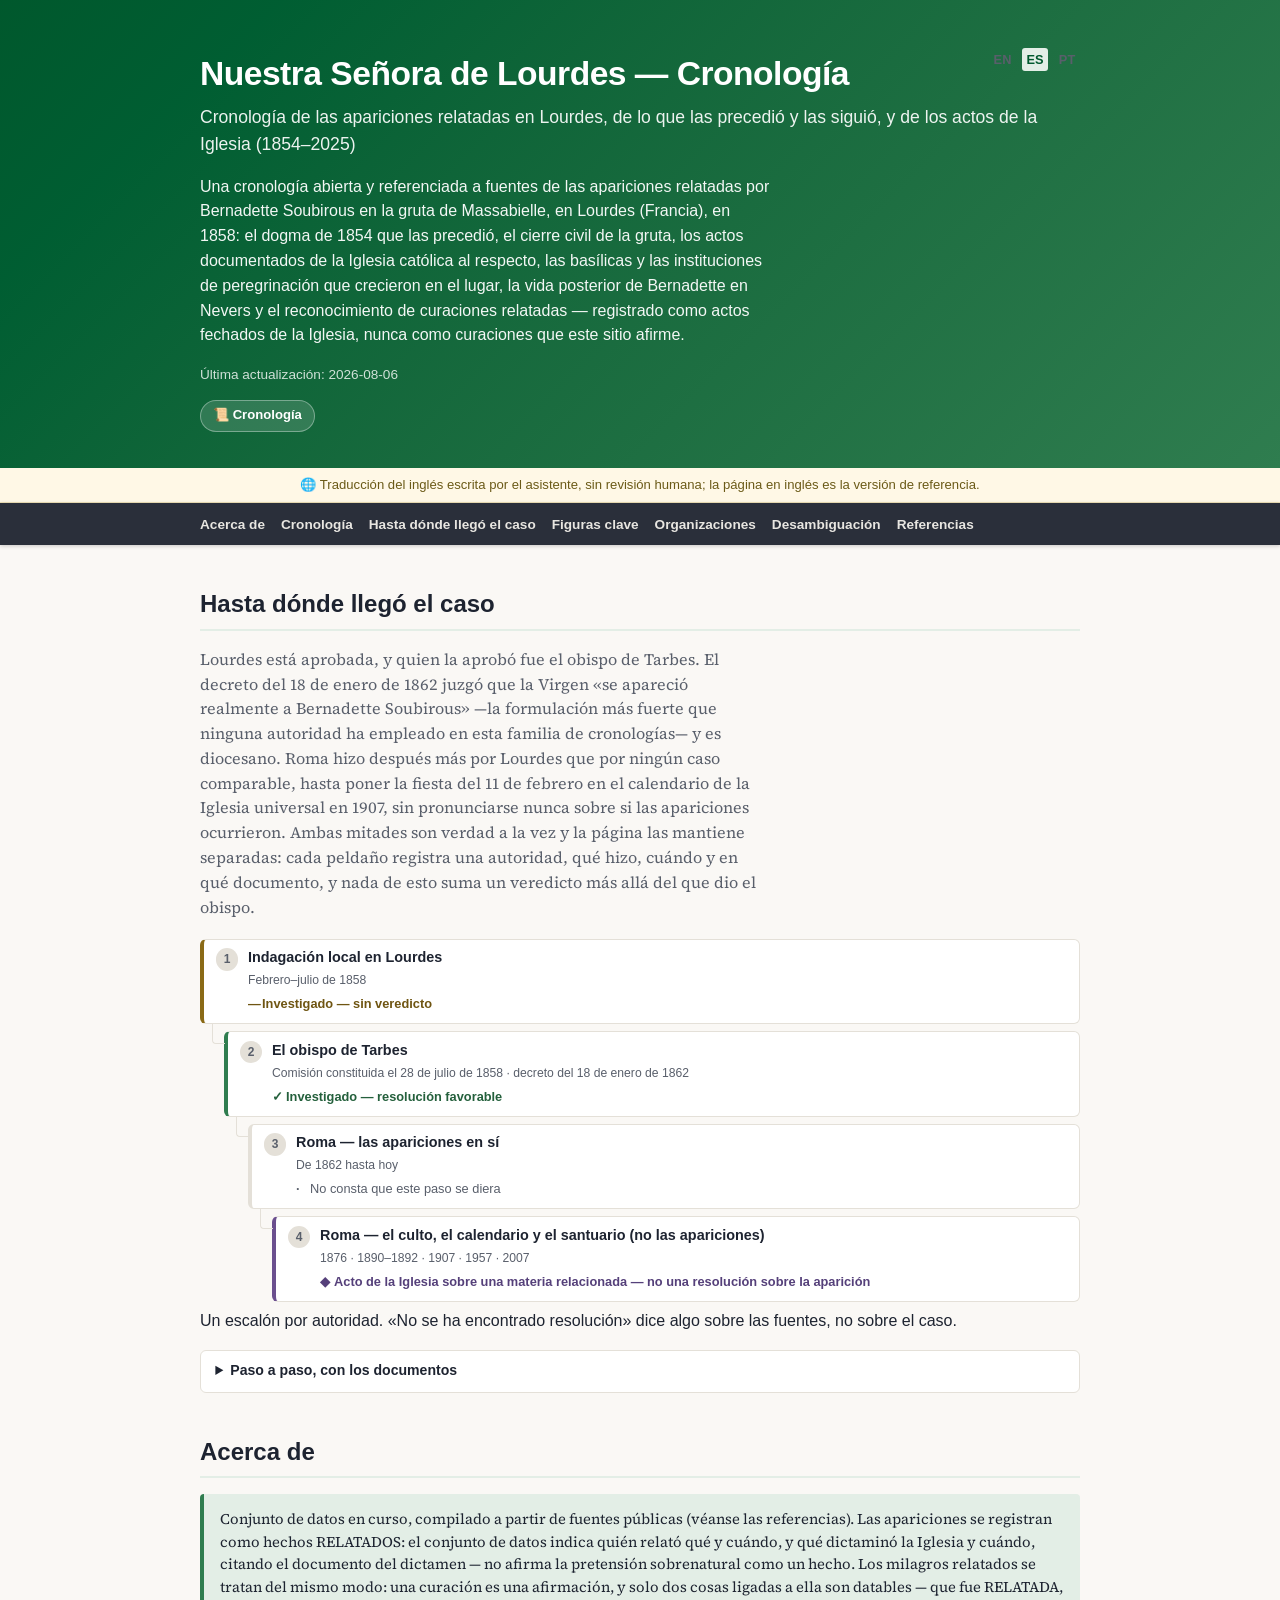
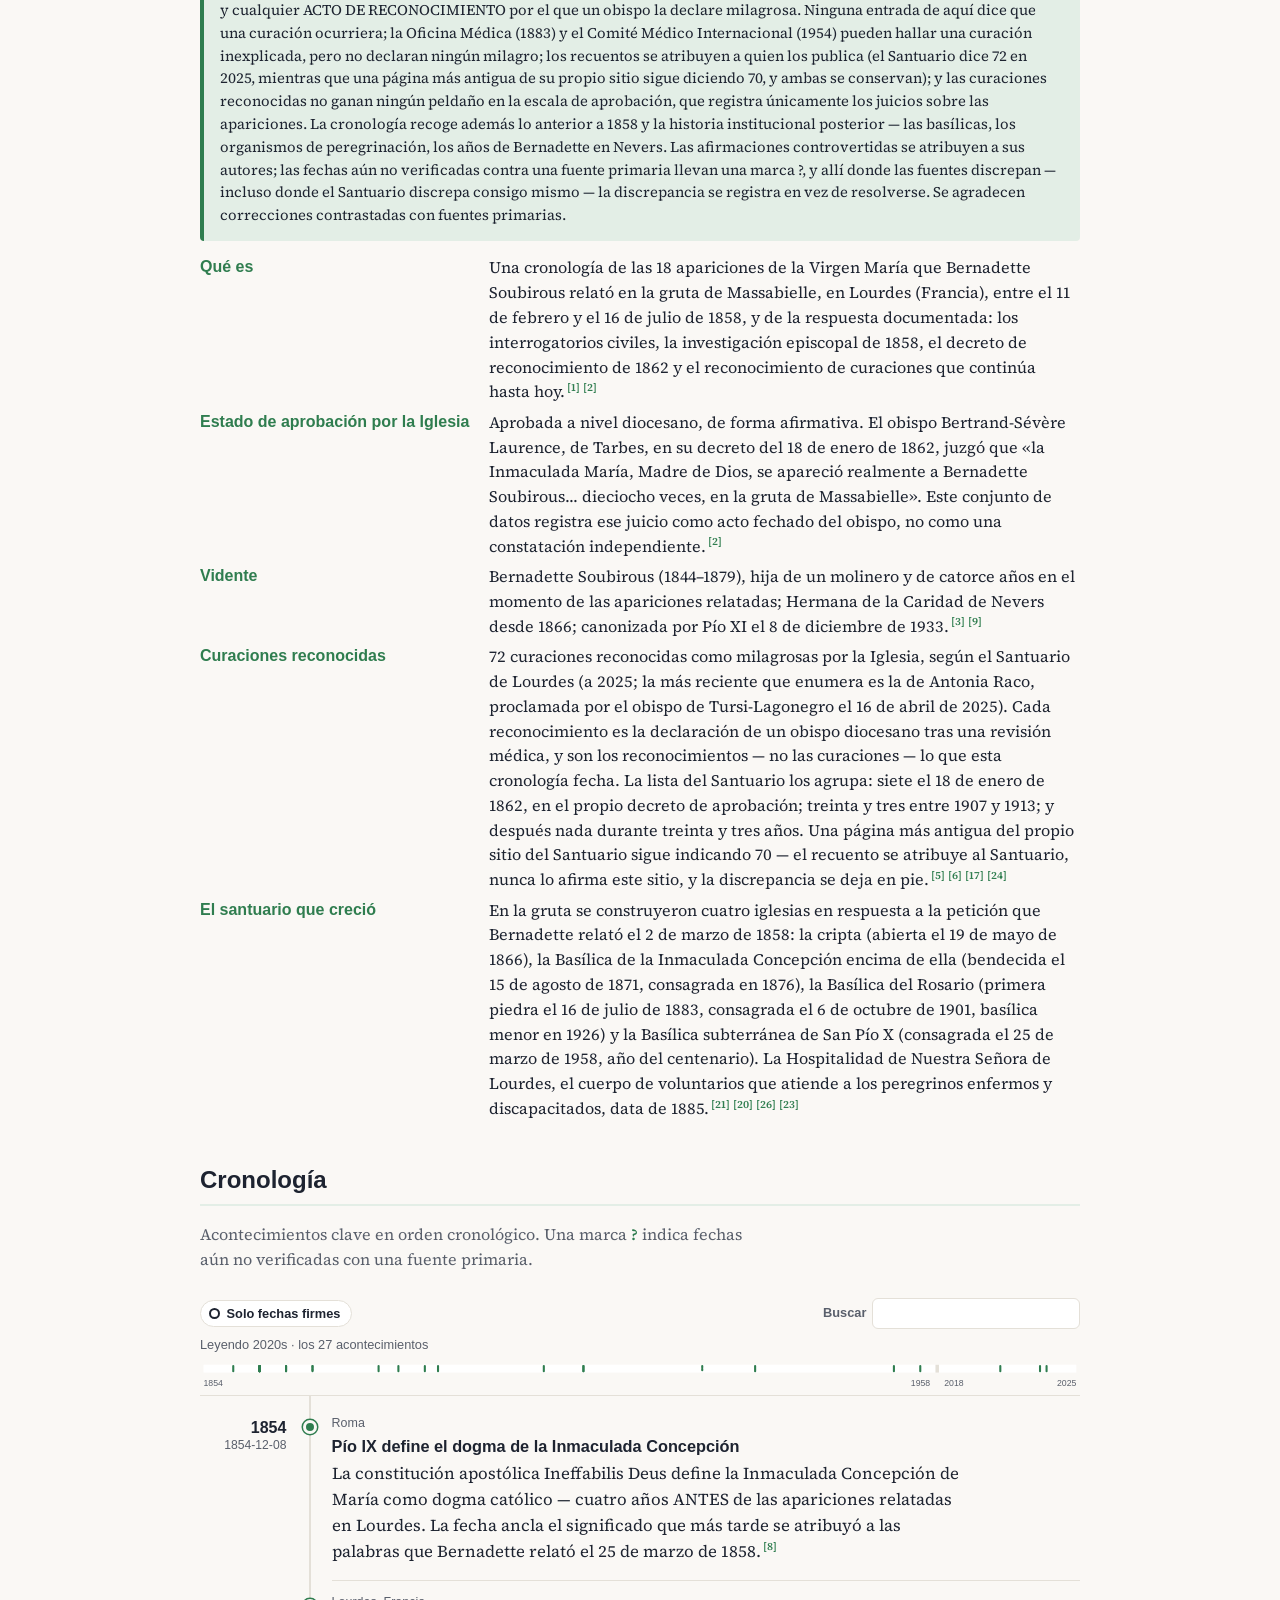
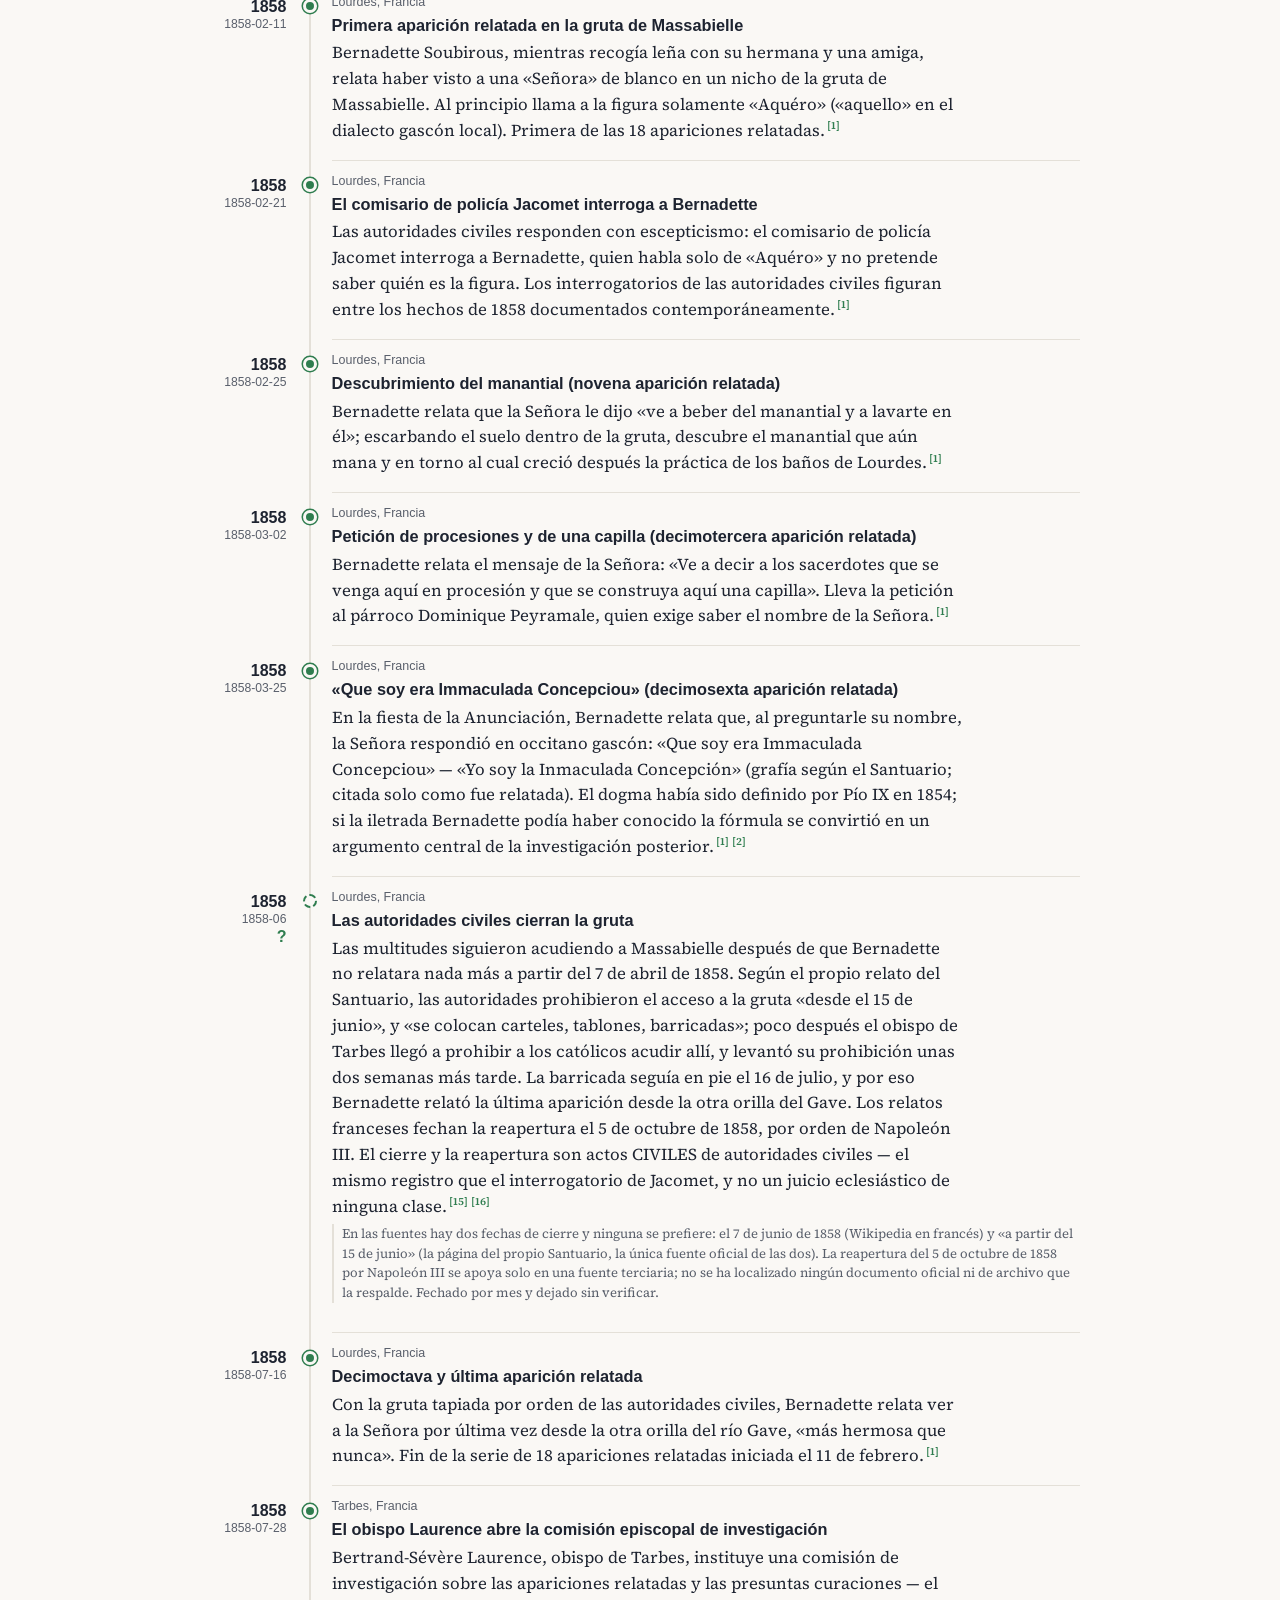
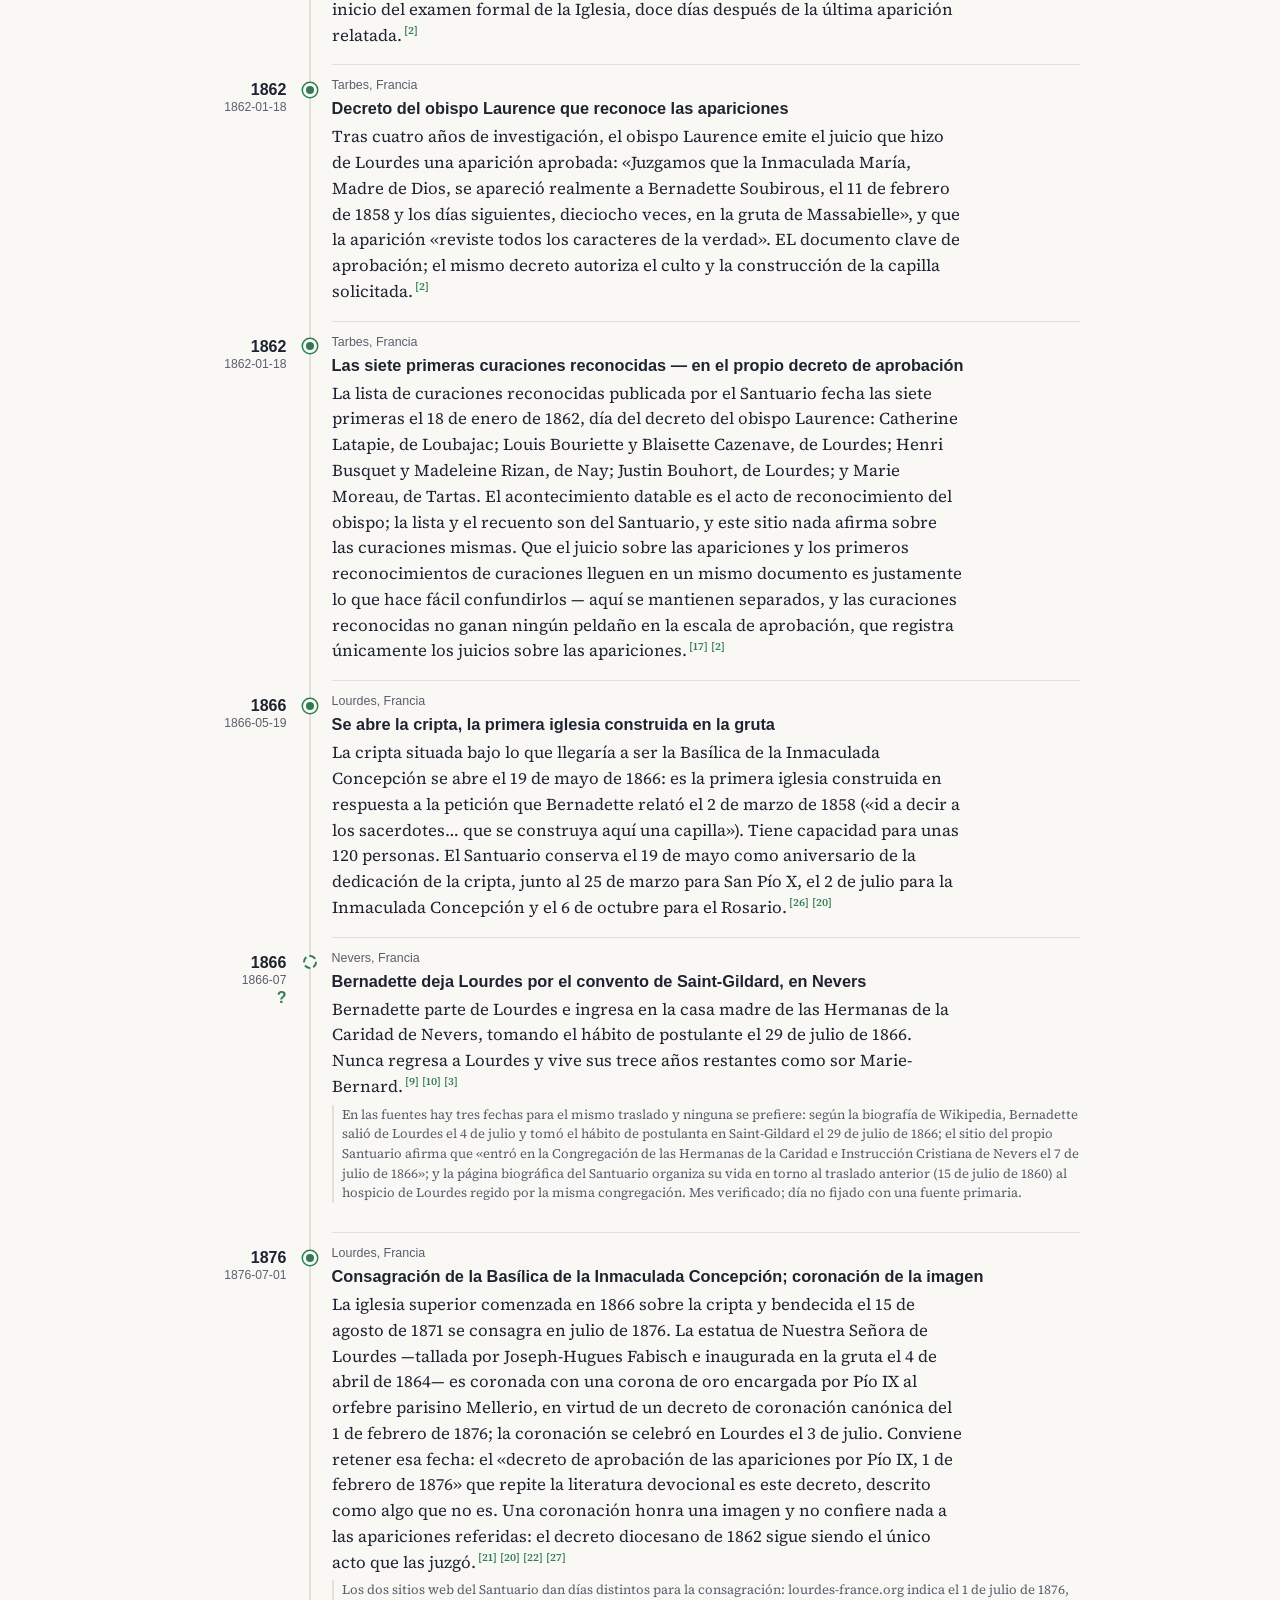
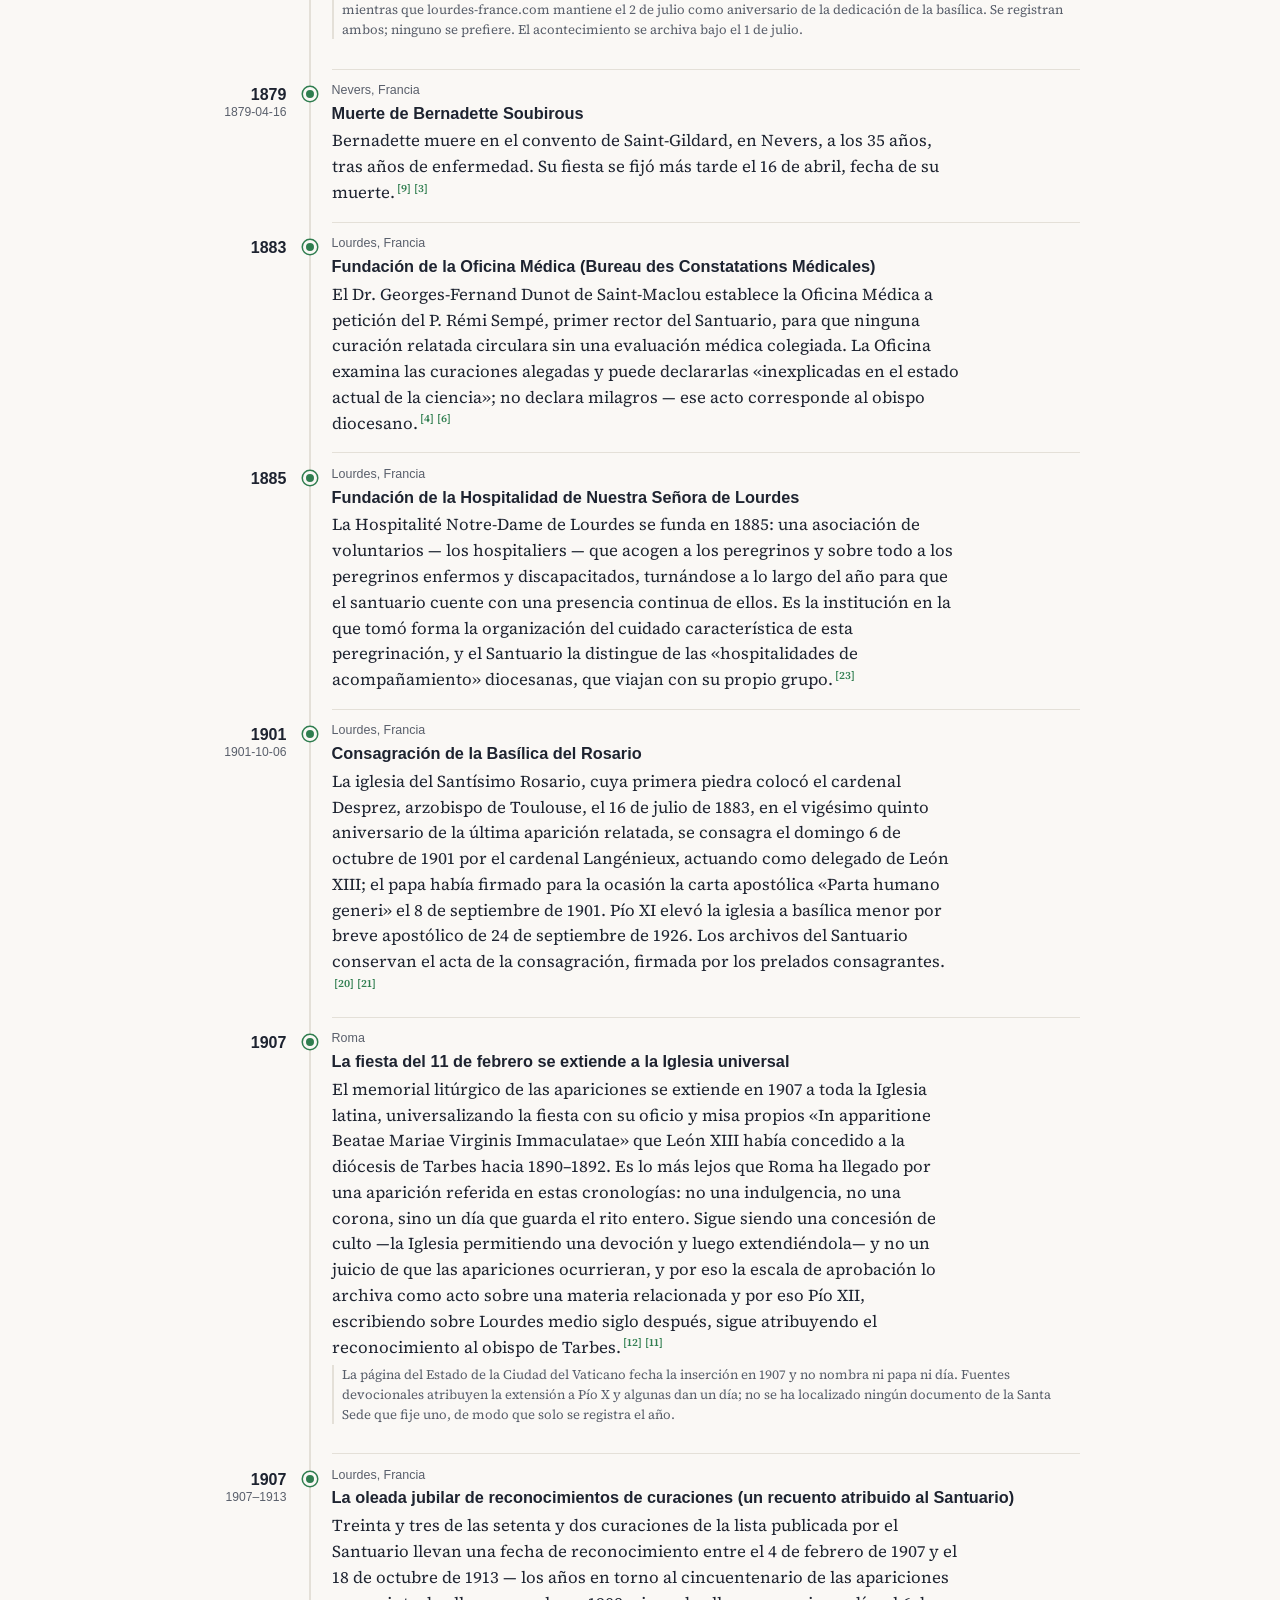
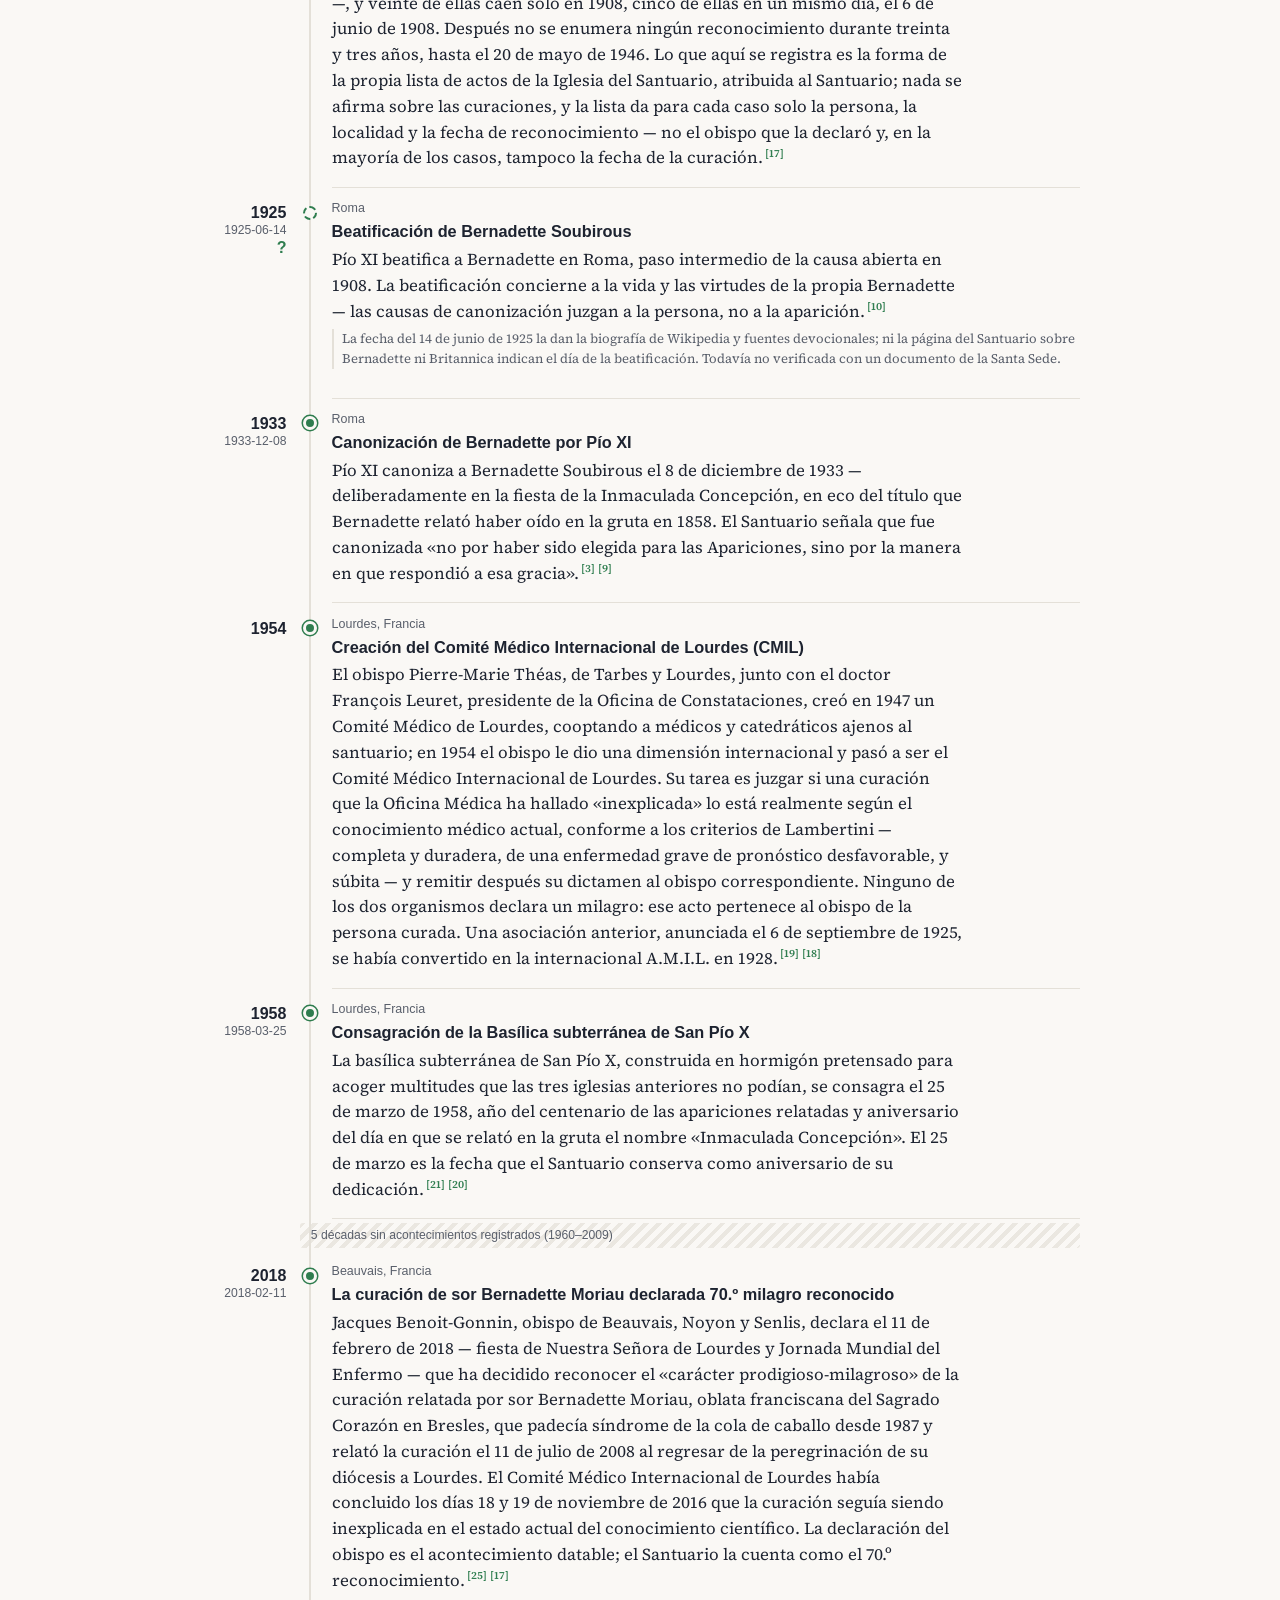
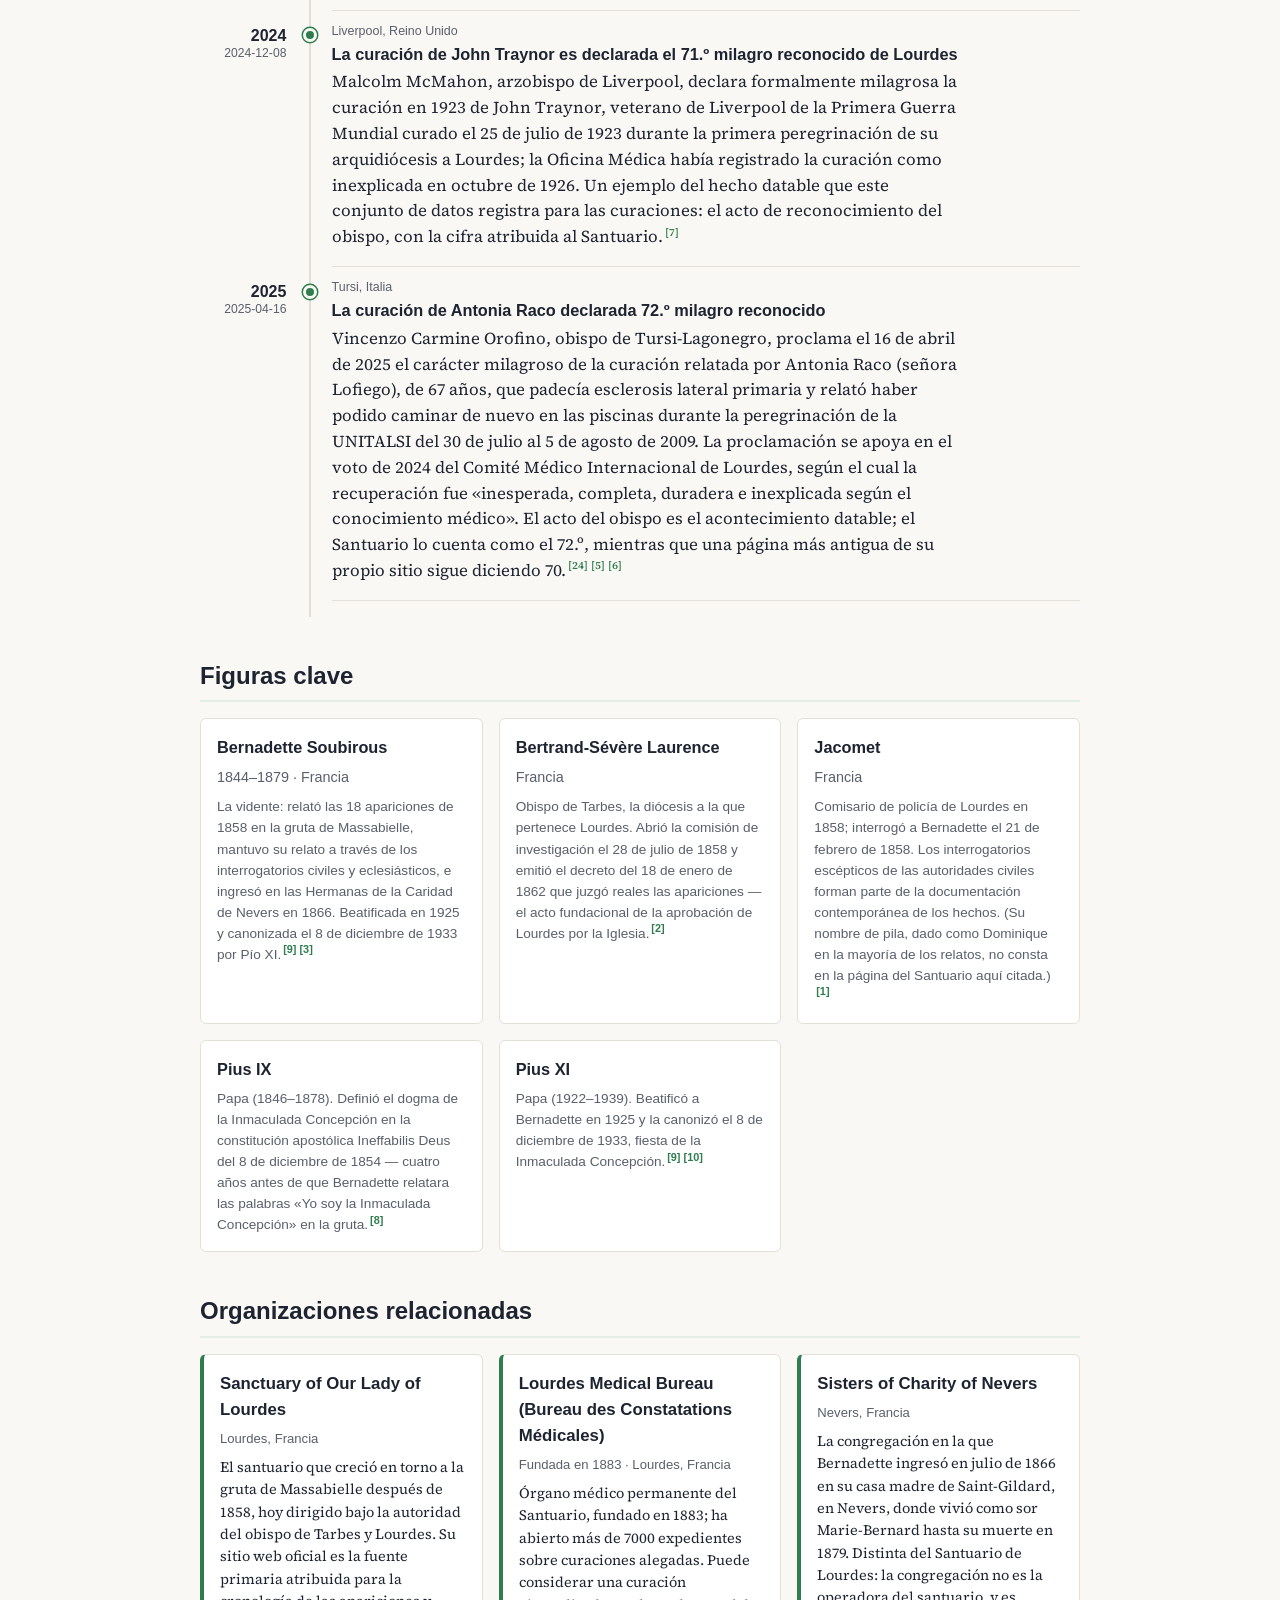
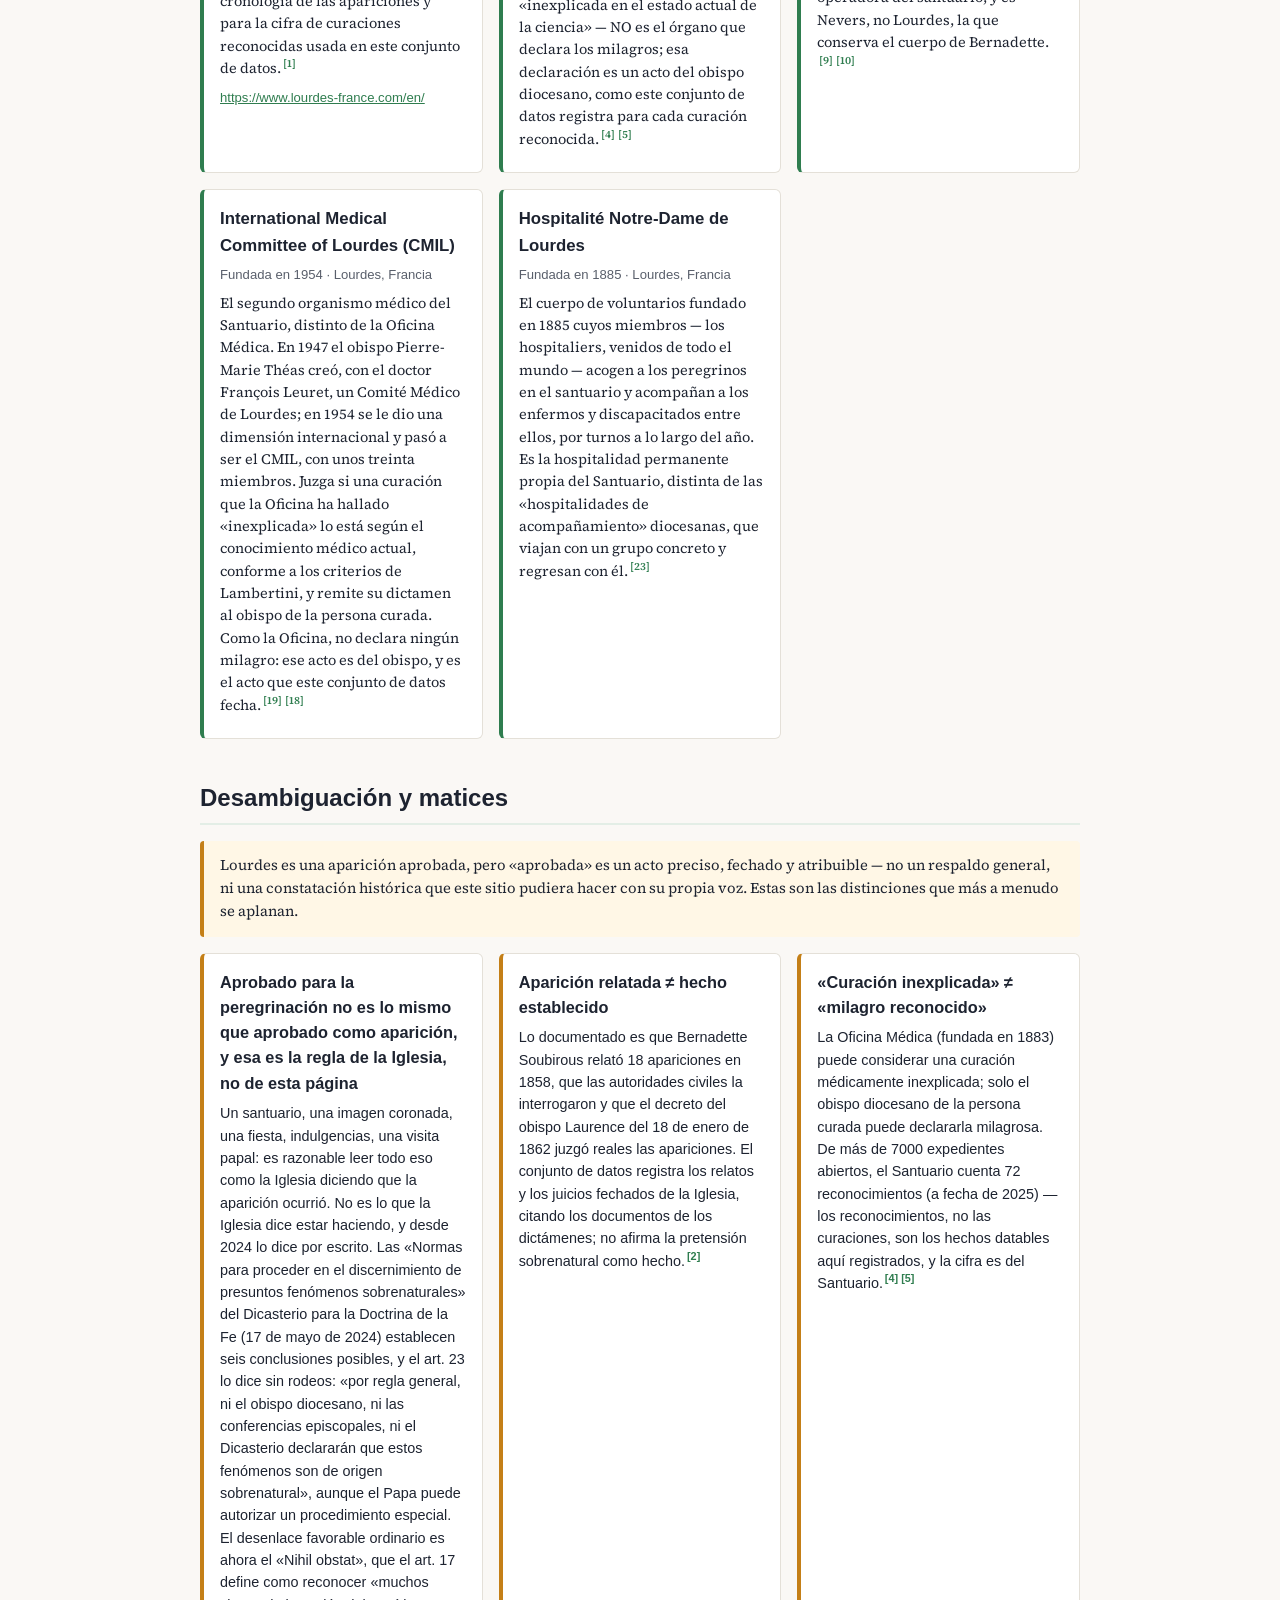
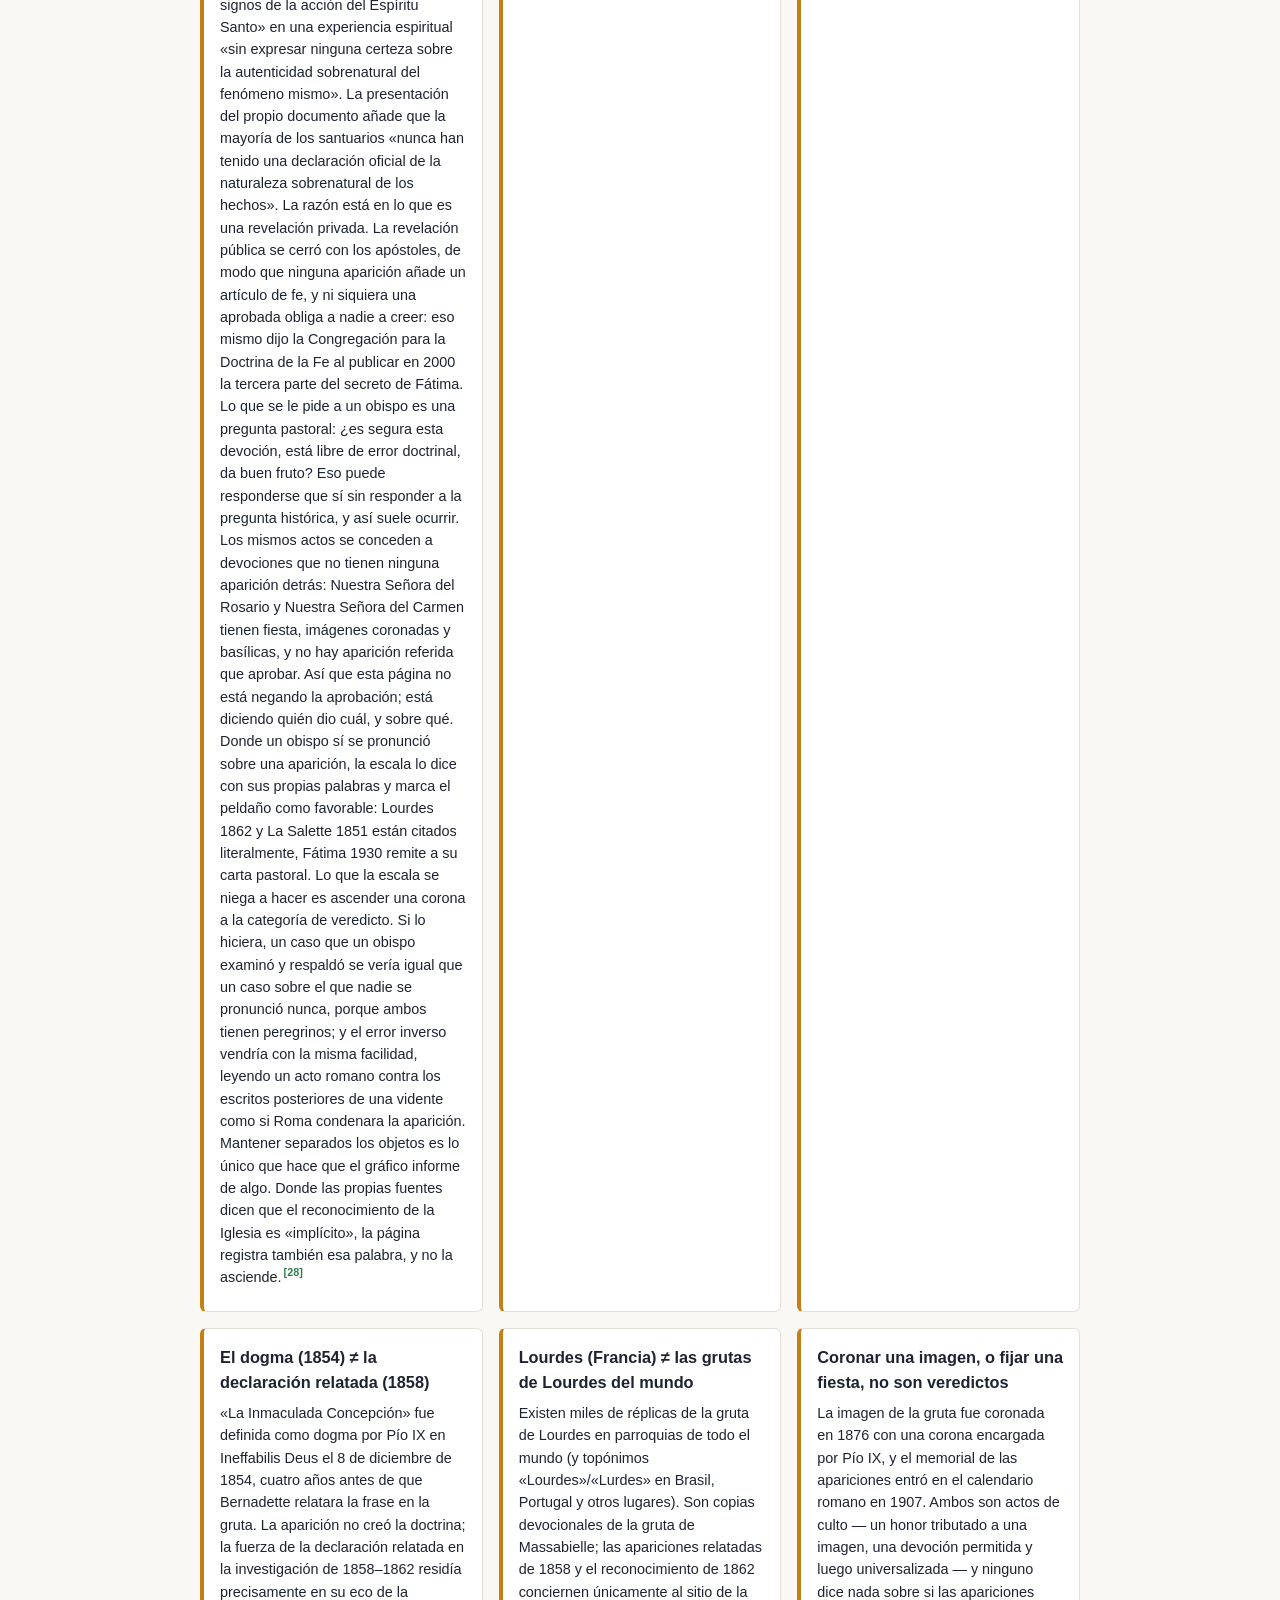
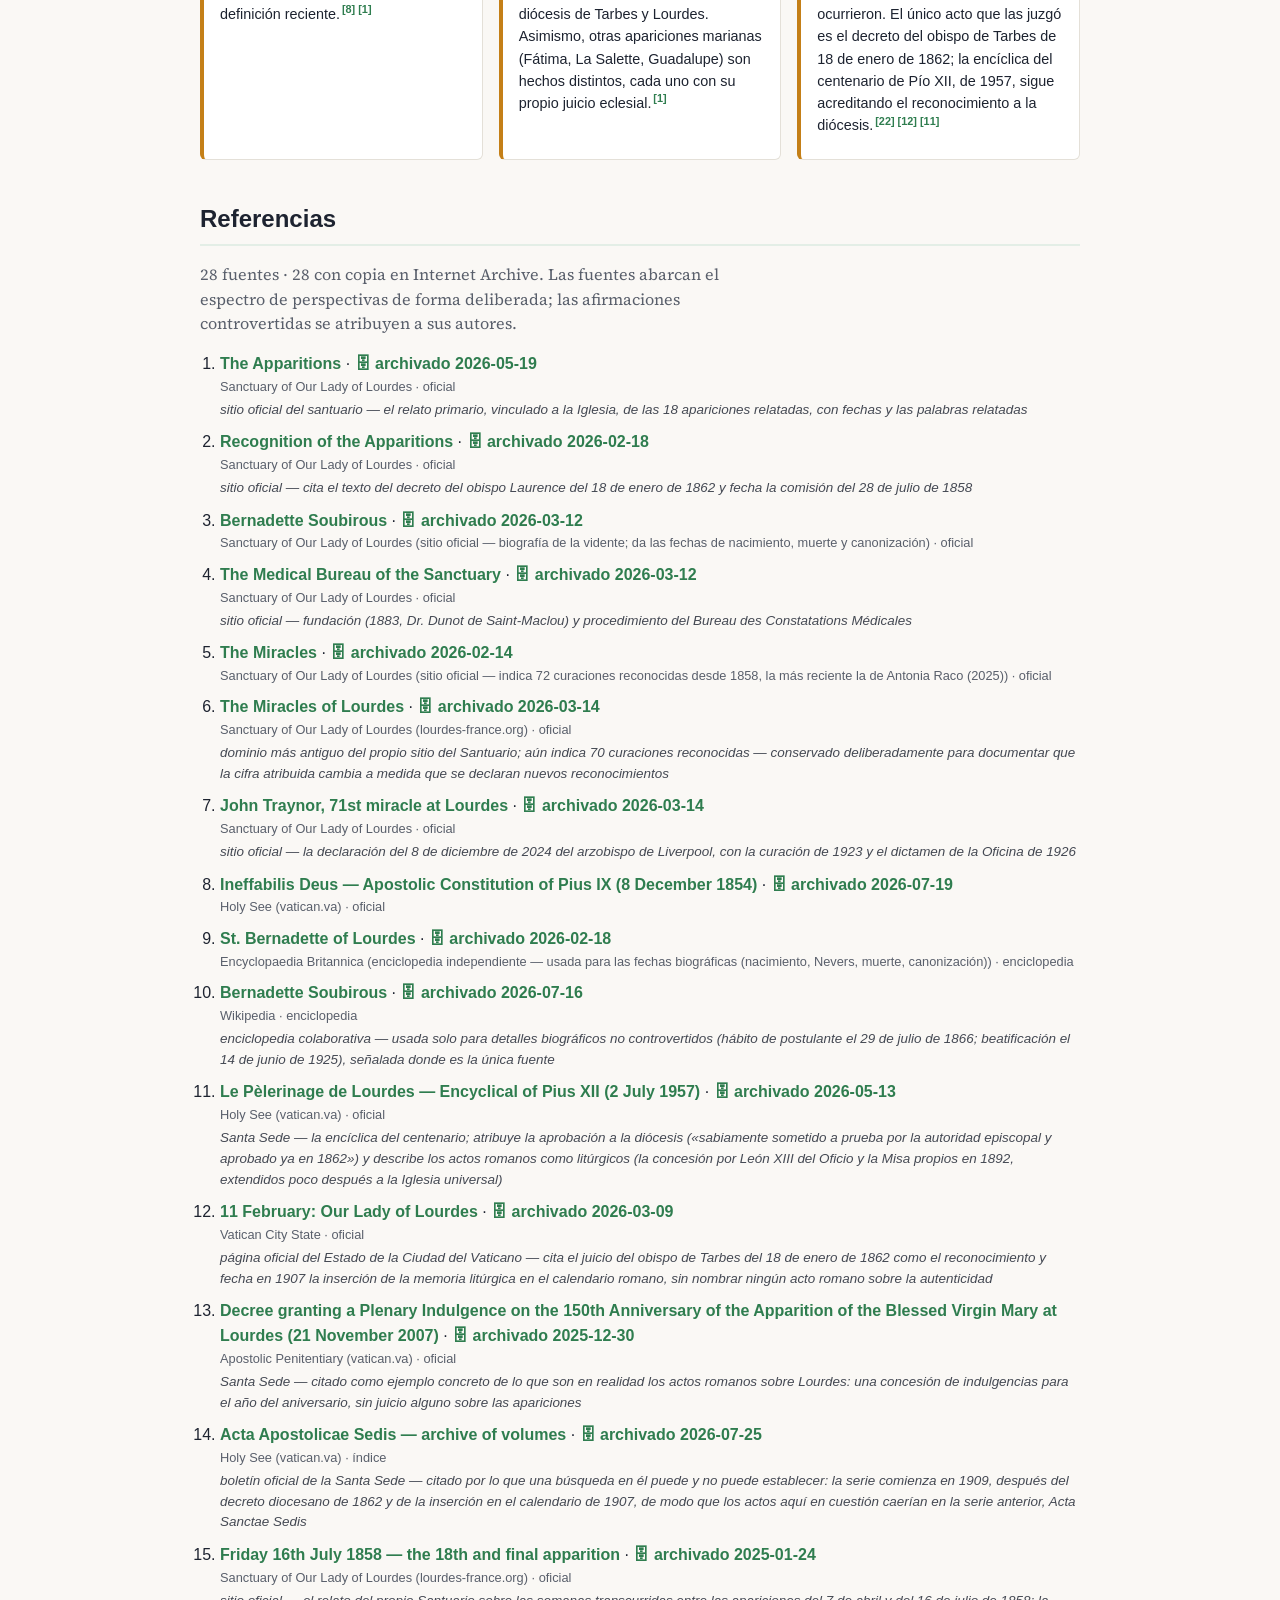
<file: docs/es/index.html>
<!DOCTYPE html>
<html lang="es">
<head>
  <meta charset="utf-8">
  <meta name="viewport" content="width=device-width, initial-scale=1">
  <title>Nuestra Señora de Lourdes — Cronología</title>
  <meta name="description" content="Una cronología abierta y referenciada a fuentes de las apariciones relatadas por Bernadette Soubirous en la gruta de Massabielle, en Lourdes (Francia), en 1858: el dogma de 1854 que las precedió, el cierre civil de la gruta, los actos documentados de la Iglesia católica al respecto, las basílicas y las instituciones de peregrinación que crecieron en el lugar, la vida posterior de Bernadette en Nevers y el reconocimiento de curaciones relatadas — registrado como actos fechados de la Iglesia, nunca como curaciones que este sitio afirme.">
  <!-- Google tag (gtag.js) -->
  <script async src="https://www.googletagmanager.com/gtag/js?id=G-R9LV1QZHVE"></script>
  <script>
    window.dataLayer = window.dataLayer || [];
    function gtag(){dataLayer.push(arguments);}
    gtag('js', new Date());
    gtag('config', 'G-R9LV1QZHVE');
  </script>
  <link rel="stylesheet" href="../styles.css">
  <script src="../river.js" defer></script>
  <script src="../cite.js" defer data-label="Referencia" data-all="Todas las referencias"></script>
  <link rel="canonical" href="https://cronologia.github.io/lourdes/es/">
  <link rel="alternate" hreflang="en" href="https://cronologia.github.io/lourdes/en/">
  <link rel="alternate" hreflang="es" href="https://cronologia.github.io/lourdes/es/">
  <link rel="alternate" hreflang="pt" href="https://cronologia.github.io/lourdes/pt/">
  <link rel="alternate" hreflang="x-default" href="https://cronologia.github.io/lourdes/">
  <meta property="og:type" content="website">
  <meta property="og:site_name" content="Nuestra Señora de Lourdes — Cronología">
  <meta property="og:locale" content="es_ES">
  <meta property="og:title" content="Nuestra Señora de Lourdes — Cronología">
  <meta property="og:description" content="Una cronología abierta y referenciada a fuentes de las apariciones relatadas por Bernadette Soubirous en la gruta de Massabielle, en Lourdes (Francia), en 1858: el dogma de 1854 que las precedió, el cierre civil de la gruta, los actos documentados de la Iglesia católica al respecto, las basílicas y las instituciones de peregrinación que crecieron en el lugar, la vida posterior de Bernadette en Nevers y el reconocimiento de curaciones relatadas — registrado como actos fechados de la Iglesia, nunca como curaciones que este sitio afirme.">
  <meta property="og:url" content="https://cronologia.github.io/lourdes/es/">
  <meta name="twitter:card" content="summary">
  <meta name="twitter:title" content="Nuestra Señora de Lourdes — Cronología">
  <meta name="twitter:description" content="Una cronología abierta y referenciada a fuentes de las apariciones relatadas por Bernadette Soubirous en la gruta de Massabielle, en Lourdes (Francia), en 1858: el dogma de 1854 que las precedió, el cierre civil de la gruta, los actos documentados de la Iglesia católica al respecto, las basílicas y las instituciones de peregrinación que crecieron en el lugar, la vida posterior de Bernadette en Nevers y el reconocimiento de curaciones relatadas — registrado como actos fechados de la Iglesia, nunca como curaciones que este sitio afirme.">
  <script type="application/ld+json">
  {
    "@context": "https://schema.org",
    "@type": "WebSite",
    "name": "Nuestra Señora de Lourdes — Cronología",
    "description": "Una cronología abierta y referenciada a fuentes de las apariciones relatadas por Bernadette Soubirous en la gruta de Massabielle, en Lourdes (Francia), en 1858: el dogma de 1854 que las precedió, el cierre civil de la gruta, los actos documentados de la Iglesia católica al respecto, las basílicas y las instituciones de peregrinación que crecieron en el lugar, la vida posterior de Bernadette en Nevers y el reconocimiento de curaciones relatadas — registrado como actos fechados de la Iglesia, nunca como curaciones que este sitio afirme.",
    "url": "https://cronologia.github.io/lourdes/es/",
    "inLanguage": "es"
  }
  </script>
</head>
<body>
  <header class="site-header">
    <div class="wrap">
      <nav class="lang-switch" aria-label="Idioma"><a href="../en/" hreflang="en">EN</a><span class="lang-current" aria-current="true">ES</span><a href="../pt/" hreflang="pt">PT</a></nav>
      <h1>Nuestra Señora de Lourdes — Cronología</h1>
      <p class="subtitle">Cronología de las apariciones relatadas en Lourdes, de lo que las precedió y las siguió, y de los actos de la Iglesia (1854–2025)</p>
      <p class="lead">Una cronología abierta y referenciada a fuentes de las apariciones relatadas por Bernadette Soubirous en la gruta de Massabielle, en Lourdes (Francia), en 1858: el dogma de 1854 que las precedió, el cierre civil de la gruta, los actos documentados de la Iglesia católica al respecto, las basílicas y las instituciones de peregrinación que crecieron en el lugar, la vida posterior de Bernadette en Nevers y el reconocimiento de curaciones relatadas — registrado como actos fechados de la Iglesia, nunca como curaciones que este sitio afirme.</p>
      <p class="updated">Última actualización: 2026-08-06</p>
      <div class="viz-chips">
        <a href="#chronology">📜 Cronología</a>
      </div>
    </div>
  </header>
  <div class="i18n-disclaimer" role="note">🌐 Traducción del inglés escrita por el asistente, sin revisión humana; la página en inglés es la versión de referencia.</div>

  <nav class="site-nav">
    <div class="wrap">
      <a href="#about">Acerca de</a>
      <a href="#chronology">Cronología</a>
      <a href="#approval-ladder">Hasta dónde llegó el caso</a>
      <a href="#figures">Figuras clave</a>
      <a href="#organizations">Organizaciones</a>
      <a href="#disambiguation">Desambiguación</a>
      <a href="#references">Referencias</a>
    </div>
  </nav>

  <main class="wrap">
    <section id="approval-ladder" class="viz">
      <h2>Hasta dónde llegó el caso</h2>
      <p class="section-intro">Lourdes está aprobada, y quien la aprobó fue el obispo de Tarbes. El decreto del 18 de enero de 1862 juzgó que la Virgen «se apareció realmente a Bernadette Soubirous» —la formulación más fuerte que ninguna autoridad ha empleado en esta familia de cronologías— y es diocesano. Roma hizo después más por Lourdes que por ningún caso comparable, hasta poner la fiesta del 11 de febrero en el calendario de la Iglesia universal en 1907, sin pronunciarse nunca sobre si las apariciones ocurrieron. Ambas mitades son verdad a la vez y la página las mantiene separadas: cada peldaño registra una autoridad, qué hizo, cuándo y en qué documento, y nada de esto suma un veredicto más allá del que dio el obispo.</p>
      <figure class="approval-ladder">
        <div class="viz-scroll">
        <ol class="al-cascade">
          <li class="al-node al-inconclusive" style="--al-step:0">
            <a href="#al-rung-1" class="al-node-link">
              <span class="al-num" aria-hidden="true">1</span>
              <span class="al-node-body">
                <span class="al-node-label">Indagación local en Lourdes</span><span class="al-when">Febrero–julio de 1858</span>
                <span class="al-node-status"><span class="al-glyph" aria-hidden="true">—</span>Investigado — sin veredicto</span>
              </span>
            </a>
          </li>
          <li class="al-node al-favourable" style="--al-step:1">
            <a href="#al-rung-2" class="al-node-link">
              <span class="al-num" aria-hidden="true">2</span>
              <span class="al-node-body">
                <span class="al-node-label">El obispo de Tarbes</span><span class="al-when">Comisión constituida el 28 de julio de 1858 · decreto del 18 de enero de 1862</span>
                <span class="al-node-status"><span class="al-glyph" aria-hidden="true">✓</span>Investigado — resolución favorable</span>
              </span>
            </a>
          </li>
          <li class="al-node al-not-found" style="--al-step:2">
            <a href="#al-rung-3" class="al-node-link">
              <span class="al-num" aria-hidden="true">3</span>
              <span class="al-node-body">
                <span class="al-node-label">Roma — las apariciones en sí</span><span class="al-when">De 1862 hasta hoy</span>
                <span class="al-node-status"><span class="al-glyph" aria-hidden="true">·</span>No consta que este paso se diera</span>
              </span>
            </a>
          </li>
          <li class="al-node al-adjacent" style="--al-step:3">
            <a href="#al-rung-4" class="al-node-link">
              <span class="al-num" aria-hidden="true">4</span>
              <span class="al-node-body">
                <span class="al-node-label">Roma — el culto, el calendario y el santuario (no las apariciones)</span><span class="al-when">1876 · 1890–1892 · 1907 · 1957 · 2007</span>
                <span class="al-node-status"><span class="al-glyph" aria-hidden="true">◆</span>Acto de la Iglesia sobre una materia relacionada — no una resolución sobre la aparición</span>
              </span>
            </a>
          </li>
        </ol>
        </div>
        <figcaption>Un escalón por autoridad. «No se ha encontrado resolución» dice algo sobre las fuentes, no sobre el caso.</figcaption>
      </figure>
      <details class="al-details">
        <summary>Paso a paso, con los documentos</summary>
        <div class="al-tablist" hidden aria-label="Hasta dónde llegó el caso">
            <button type="button" class="al-tab" data-al-panel="al-rung-1"><span class="al-glyph" aria-hidden="true">—</span>Indagación local en Lourdes</button>
            <button type="button" class="al-tab" data-al-panel="al-rung-2"><span class="al-glyph" aria-hidden="true">✓</span>El obispo de Tarbes</button>
            <button type="button" class="al-tab" data-al-panel="al-rung-3"><span class="al-glyph" aria-hidden="true">·</span>Roma — las apariciones en sí</button>
            <button type="button" class="al-tab" data-al-panel="al-rung-4"><span class="al-glyph" aria-hidden="true">◆</span>Roma — el culto, el calendario y el santuario (no las apariciones)</button>
        </div>
        <div class="al-panels">
          <section id="al-rung-1" class="al-panel al-inconclusive">
            <h3 class="al-panel-title">Indagación local en Lourdes <span class="al-when">Febrero–julio de 1858</span></h3>
            <p class="al-status"><span class="al-glyph" aria-hidden="true">—</span>Investigado — sin veredicto</p>
<p class="al-who">Las autoridades civiles de Lourdes y el párroco Dominique Peyramale</p><p class="al-outcome">Los interrogatorios a Bernadette en 1858 fueron actos CIVILES, no canónicos. El comisario de policía Jacomet la interrogó el 21 de febrero de 1858, y más tarde la gruta fue tapiada por orden de las autoridades civiles. Peyramale, párroco y autoridad eclesiástica más cercana, no abrió ninguna investigación canónica: exigió que la Señora dijera su nombre e hiciera florecer en pleno invierno el rosal de la gruta y, según el propio relato del Santuario, «se mantuvo en su posición» — el nombre se comunicó el 25 de marzo, el rosal «no floreció». En este nivel no se emitió juicio eclesiástico alguno; el caso pasó al obispo, que constituyó su comisión de investigación el 28 de julio de 1858.</p>            <p class="al-cites"><sup class="cite"><a href="#ref-1" title="Reference 1">[1]</a> <a href="#ref-2" title="Reference 2">[2]</a></sup></p>
          </section>
          <section id="al-rung-2" class="al-panel al-favourable">
            <h3 class="al-panel-title">El obispo de Tarbes <span class="al-when">Comisión constituida el 28 de julio de 1858 · decreto del 18 de enero de 1862</span></h3>
            <p class="al-status"><span class="al-glyph" aria-hidden="true">✓</span>Investigado — resolución favorable</p>
<p class="al-who">Bertrand-Sévère Laurence, obispo de Tarbes, y la comisión de investigación que constituyó</p><p class="al-outcome">La comisión recibió el encargo de «recoger y comprobar los hechos ocurridos o que pudieran ocurrir en la gruta de Lourdes o en sus alrededores» y trabajó cerca de cuatro años. El decreto del 18 de enero de 1862 juzgó: «Juzgamos que María Inmaculada, Madre de Dios, se apareció realmente a Bernadette Soubirous, el 11 de febrero de 1858 y los días siguientes, dieciocho veces, en la gruta de Massabielle, cerca de la ciudad de Lourdes; que esta aparición reviste todos los caracteres de la verdad, y que los fieles tienen fundamento para creerla indudable». Es este acto diocesano, y ningún otro, el que sostiene la aprobación de Lourdes.</p>            <p class="al-cites"><sup class="cite"><a href="#ref-2" title="Reference 2">[2]</a></sup></p>
          </section>
          <section id="al-rung-3" class="al-panel al-not-found">
            <h3 class="al-panel-title">Roma — las apariciones en sí <span class="al-when">De 1862 hasta hoy</span></h3>
            <p class="al-status"><span class="al-glyph" aria-hidden="true">·</span>No consta que este paso se diera</p>
<p class="al-who">La Santa Sede</p><p class="al-outcome">No se ha localizado ningún acto romano que juzgue las apariciones. Roma actuó sobre Lourdes repetidamente y con generosidad —el peldaño siguiente es la lista—, pero los actos aquí localizados son litúrgicos, indulgenciales, honoríficos o relativos a Bernadette. La beatificación (1925) y la canonización (1933) de Bernadette la juzgan a ella y no a la gruta: el Santuario dice que fue canonizada «no por haber sido elegida para las Apariciones, sino por el modo en que respondió a esa gracia». La encíclica del centenario de Pío XII, de 1957, sigue atribuyendo el juicio a la diócesis, al describir su testimonio como «sabiamente sometido a prueba por la autoridad episcopal y aprobado ya en 1862». Noventa y cinco años después del decreto, en un documento dedicado a Lourdes, el papa señala el acto del obispo como el reconocimiento y ninguno romano.</p><p class="al-nodoc">Se buscó un acto romano que juzgara las apariciones mismas; no se encontró ninguno. Se buscó en: vatican.va, mediante búsqueda restringida al dominio y a través de los propios índices documentales de la Santa Sede, que devuelven para Lourdes la encíclica de 1957, las homilías y discursos de las visitas papales y el decreto de indulgencia de 2007 —ninguno de ellos un juicio sobre las apariciones—; y el archivo de Acta Apostolicae Sedis en vatican.va, cuya serie empieza solo en 1909, después tanto del decreto de 1862 como de la extensión de la fiesta en 1907, y cuyo material localizado sobre Lourdes se refiere a la causa de Bernadette y no a la gruta. No se hizo un barrido página a página de todos los volúmenes de AAS, así que esto es una ausencia en los índices consultados y no una prueba obtenida de toda la serie. Dos controles más, ambos de fuentes que tendrían todos los motivos para decir lo contrario. La propia página del Santuario sobre los papas de Lourdes relata lo que concedió cada papa —oraciones, indulgencias, una causa, una encíclica, cuatro peregrinaciones— y en ningún punto dice que un papa aprobara o reconociera las apariciones. Y el «decreto de aprobación de Pío IX del 1 de febrero de 1876» que circula en la literatura devocional sí tiene un documento detrás, pero no ese: el 1 de febrero de 1876 es la fecha del decreto de CORONACIÓN CANÓNICA de la imagen, ejecutado en Lourdes el 3 de julio de ese año. La fecha es real y la descripción no lo es, que es como una coronación se vuelve una aprobación al repetirse. El estado es «no consta» y NO «el caso no llegó a este paso», y el cambio importa: el obispo Laurence cerró su decreto de 1862 remitiéndolo hacia arriba —«Sometemos humildemente nuestro juicio al juicio del Sumo Pontífice, a quien corresponde gobernar la Iglesia universal»—, de modo que el caso sí llegó demostrablemente a Roma. Lo que no se ha localizado es un acto de respuesta. Si se produjera alguno, este peldaño cambia.</p>            <p class="al-cites"><sup class="cite"><a href="#ref-11" title="Reference 11">[11]</a> <a href="#ref-12" title="Reference 12">[12]</a> <a href="#ref-13" title="Reference 13">[13]</a> <a href="#ref-14" title="Reference 14">[14]</a> <a href="#ref-2" title="Reference 2">[2]</a> <a href="#ref-3" title="Reference 3">[3]</a> <a href="#ref-27" title="Reference 27">[27]</a> <a href="#ref-22" title="Reference 22">[22]</a></sup></p>
          </section>
          <section id="al-rung-4" class="al-panel al-adjacent">
            <h3 class="al-panel-title">Roma — el culto, el calendario y el santuario (no las apariciones) <span class="al-when">1876 · 1890–1892 · 1907 · 1957 · 2007</span></h3>
            <p class="al-status"><span class="al-glyph" aria-hidden="true">◆</span>Acto de la Iglesia sobre una materia relacionada — no una resolución sobre la aparición</p>
<p class="al-who">Pío IX, León XIII, Pío X, Pío XII y la Penitenciaría Apostólica</p><p class="al-outcome">Roma llegó más lejos por Lourdes que por ningún otro caso de esta familia, y ni una sola vez sobre la cuestión. Pío IX decretó la coronación canónica de la imagen el 1 de febrero de 1876 y encargó la propia corona al orfebre parisino Mellerio; la iglesia superior se consagró en julio de ese año. León XIII aprobó oraciones e indulgencias vinculadas al santuario y concedió la fiesta del 11 de febrero con oficio y misa propios, «In apparitione Beatae Mariae Virginis Immaculatae», a la diócesis de Tarbes hacia 1890–1892. Después, en 1907, la fiesta se extendió a la IGLESIA UNIVERSAL —atribuido a Pío X, y el acto romano de mayor peso en todas estas cronologías: una conmemoración litúrgica de una aparición referida, celebrada por todo el rito latino, cada año—. Pío XII dedicó una encíclica al santuario por el centenario (Le Pèlerinage de Lourdes, 2 de julio de 1957), y la Penitenciaría Apostólica concedió indulgencias por el 150 aniversario el 21 de noviembre de 2007. Todos ellos presuponen la devoción y ninguno juzga el hecho. Una fiesta en el calendario universal es la Iglesia permitiendo y luego universalizando un culto; no es una comprobación de hechos, y por eso la misma encíclica de 1957 que celebra el santuario sigue señalando al obispo de Tarbes como el reconocimiento. Por esa razón el peldaño se marca como acto sobre una materia relacionada —y quien piense que la extensión de 1907 tiene que equivaler a una aprobación debería reparar en que el Santuario, que lo diría si pudiera, no lo dice.</p>            <p class="al-cites"><sup class="cite"><a href="#ref-12" title="Reference 12">[12]</a> <a href="#ref-11" title="Reference 11">[11]</a> <a href="#ref-13" title="Reference 13">[13]</a> <a href="#ref-27" title="Reference 27">[27]</a> <a href="#ref-22" title="Reference 22">[22]</a> <a href="#ref-21" title="Reference 21">[21]</a></sup></p>
          </section>
        </div>
      </details>
      <script>(function () {
        var s = document.currentScript.closest('section');
        var det = s.querySelector('.al-details');
        var list = s.querySelector('.al-tablist');
        var tabs = [].slice.call(s.querySelectorAll('.al-tab'));
        var panels = [].slice.call(s.querySelectorAll('.al-panel'));
        if (!det || !tabs.length || tabs.length !== panels.length) return;
        list.hidden = false;
        list.setAttribute('role', 'tablist');
        function select(id, focus) {
          tabs.forEach(function (b, i) {
            var on = b.getAttribute('data-al-panel') === id;
            b.setAttribute('aria-selected', on ? 'true' : 'false');
            b.setAttribute('tabindex', on ? '0' : '-1');
            panels[i].hidden = !on;
            if (on && focus) b.focus();
          });
        }
        tabs.forEach(function (b, i) {
          b.setAttribute('role', 'tab');
          b.id = b.getAttribute('data-al-panel') + '-tab';
          panels[i].setAttribute('role', 'tabpanel');
          panels[i].setAttribute('aria-labelledby', b.id);
          panels[i].tabIndex = 0;
          b.addEventListener('click', function () { select(b.getAttribute('data-al-panel'), false); });
          b.addEventListener('keydown', function (e) {
            var d = e.key === 'ArrowRight' ? 1 : e.key === 'ArrowLeft' ? -1 : 0;
            if (!d) return;
            e.preventDefault();
            var n = (i + d + tabs.length) % tabs.length;
            select(tabs[n].getAttribute('data-al-panel'), true);
          });
        });
        // A cascade node opens the disclosure and selects its panel, instead of
        // jumping the page to a fragment inside a collapsed <details>.
        [].slice.call(s.querySelectorAll('.al-node-link')).forEach(function (a) {
          a.addEventListener('click', function (e) {
            e.preventDefault();
            det.open = true;
            select(a.getAttribute('href').slice(1), true);
          });
        });
        select(tabs[0].getAttribute('data-al-panel'), false);
      })();</script>
    </section>

    <section id="about">
      <h2>Acerca de</h2>
      <p class="notice">Conjunto de datos en curso, compilado a partir de fuentes públicas (véanse las referencias). Las apariciones se registran como hechos RELATADOS: el conjunto de datos indica quién relató qué y cuándo, y qué dictaminó la Iglesia y cuándo, citando el documento del dictamen — no afirma la pretensión sobrenatural como un hecho. Los milagros relatados se tratan del mismo modo: una curación es una afirmación, y solo dos cosas ligadas a ella son datables — que fue RELATADA, y cualquier ACTO DE RECONOCIMIENTO por el que un obispo la declare milagrosa. Ninguna entrada de aquí dice que una curación ocurriera; la Oficina Médica (1883) y el Comité Médico Internacional (1954) pueden hallar una curación inexplicada, pero no declaran ningún milagro; los recuentos se atribuyen a quien los publica (el Santuario dice 72 en 2025, mientras que una página más antigua de su propio sitio sigue diciendo 70, y ambas se conservan); y las curaciones reconocidas no ganan ningún peldaño en la escala de aprobación, que registra únicamente los juicios sobre las apariciones. La cronología recoge además lo anterior a 1858 y la historia institucional posterior — las basílicas, los organismos de peregrinación, los años de Bernadette en Nevers. Las afirmaciones controvertidas se atribuyen a sus autores; las fechas aún no verificadas contra una fuente primaria llevan una marca ?, y allí donde las fuentes discrepan — incluso donde el Santuario discrepa consigo mismo — la discrepancia se registra en vez de resolverse. Se agradecen correcciones contrastadas con fuentes primarias.</p>
      <dl class="facts">
        <dt>Qué es</dt>
        <dd>Una cronología de las 18 apariciones de la Virgen María que Bernadette Soubirous relató en la gruta de Massabielle, en Lourdes (Francia), entre el 11 de febrero y el 16 de julio de 1858, y de la respuesta documentada: los interrogatorios civiles, la investigación episcopal de 1858, el decreto de reconocimiento de 1862 y el reconocimiento de curaciones que continúa hasta hoy.<sup class="cite"><a href="#ref-1" title="Reference 1">[1]</a> <a href="#ref-2" title="Reference 2">[2]</a></sup></dd>
        <dt>Estado de aprobación por la Iglesia</dt>
        <dd>Aprobada a nivel diocesano, de forma afirmativa. El obispo Bertrand-Sévère Laurence, de Tarbes, en su decreto del 18 de enero de 1862, juzgó que «la Inmaculada María, Madre de Dios, se apareció realmente a Bernadette Soubirous... dieciocho veces, en la gruta de Massabielle». Este conjunto de datos registra ese juicio como acto fechado del obispo, no como una constatación independiente.<sup class="cite"><a href="#ref-2" title="Reference 2">[2]</a></sup></dd>
        <dt>Vidente</dt>
        <dd>Bernadette Soubirous (1844–1879), hija de un molinero y de catorce años en el momento de las apariciones relatadas; Hermana de la Caridad de Nevers desde 1866; canonizada por Pío XI el 8 de diciembre de 1933.<sup class="cite"><a href="#ref-3" title="Reference 3">[3]</a> <a href="#ref-9" title="Reference 9">[9]</a></sup></dd>
        <dt>Curaciones reconocidas</dt>
        <dd>72 curaciones reconocidas como milagrosas por la Iglesia, según el Santuario de Lourdes (a 2025; la más reciente que enumera es la de Antonia Raco, proclamada por el obispo de Tursi-Lagonegro el 16 de abril de 2025). Cada reconocimiento es la declaración de un obispo diocesano tras una revisión médica, y son los reconocimientos — no las curaciones — lo que esta cronología fecha. La lista del Santuario los agrupa: siete el 18 de enero de 1862, en el propio decreto de aprobación; treinta y tres entre 1907 y 1913; y después nada durante treinta y tres años. Una página más antigua del propio sitio del Santuario sigue indicando 70 — el recuento se atribuye al Santuario, nunca lo afirma este sitio, y la discrepancia se deja en pie.<sup class="cite"><a href="#ref-5" title="Reference 5">[5]</a> <a href="#ref-6" title="Reference 6">[6]</a> <a href="#ref-17" title="Reference 17">[17]</a> <a href="#ref-24" title="Reference 24">[24]</a></sup></dd>
        <dt>El santuario que creció</dt>
        <dd>En la gruta se construyeron cuatro iglesias en respuesta a la petición que Bernadette relató el 2 de marzo de 1858: la cripta (abierta el 19 de mayo de 1866), la Basílica de la Inmaculada Concepción encima de ella (bendecida el 15 de agosto de 1871, consagrada en 1876), la Basílica del Rosario (primera piedra el 16 de julio de 1883, consagrada el 6 de octubre de 1901, basílica menor en 1926) y la Basílica subterránea de San Pío X (consagrada el 25 de marzo de 1958, año del centenario). La Hospitalidad de Nuestra Señora de Lourdes, el cuerpo de voluntarios que atiende a los peregrinos enfermos y discapacitados, data de 1885.<sup class="cite"><a href="#ref-21" title="Reference 21">[21]</a> <a href="#ref-20" title="Reference 20">[20]</a> <a href="#ref-26" title="Reference 26">[26]</a> <a href="#ref-23" title="Reference 23">[23]</a></sup></dd>
      </dl>
    </section>

    <section id="chronology" class="river">
      <h2>Cronología</h2>
      <p class="section-intro">Acontecimientos clave en orden cronológico. Una marca <span class="flag">?</span> indica
      fechas aún no verificadas con una fuente primaria.</p>
      <div class="rv-bar">
        <div class="rv-controls" role="group" aria-label="Filtrar la cronología" hidden>
          <label class="rv-chip rv-firm"><input type="checkbox" data-firm><span class="rv-sw"></span>Solo fechas firmes</label>
          <label class="rv-find">Buscar <input type="search" autocomplete="off"></label>
          <p class="rv-status" aria-live="polite" data-all="los {n} acontecimientos" data-some="{n} de {total} acontecimientos mostrados" data-reading="Leyendo"></p>
        </div>
        <svg class="rv-ribbon" viewBox="-4 0 1008 29" preserveAspectRatio="xMinYMid meet" role="img" aria-label="Vista general de los 27 acontecimientos; los grandes vacíos del registro se dibujan como cortes">
          <rect class="rv-row" x="0" y="2" width="1000" height="9"/><rect class="rv-brk" x="838.6" y="2" width="4" height="9"><title>5 décadas sin acontecimientos registrados (1960–2009)</title></rect>
          <line class="rv-tick rv-l0" data-i="0" x1="34.1" x2="34.1" y1="3.5" y2="9.5"/><line class="rv-tick rv-l0" data-i="1" x1="64.3" x2="64.3" y1="3.5" y2="9.5"/><line class="rv-tick rv-l0" data-i="2" x1="64.3" x2="64.3" y1="3.5" y2="9.5"/><line class="rv-tick rv-l0" data-i="3" x1="64.3" x2="64.3" y1="3.5" y2="9.5"/><line class="rv-tick rv-l0" data-i="4" x1="64.3" x2="64.3" y1="3.5" y2="9.5"/><line class="rv-tick rv-l0" data-i="5" x1="64.3" x2="64.3" y1="3.5" y2="9.5"/><line class="rv-tick rv-l0 rv-u" data-i="6" x1="64.3" x2="64.3" y1="3.5" y2="9.5"/><line class="rv-tick rv-l0" data-i="7" x1="64.3" x2="64.3" y1="3.5" y2="9.5"/><line class="rv-tick rv-l0" data-i="8" x1="64.3" x2="64.3" y1="3.5" y2="9.5"/><line class="rv-tick rv-l0" data-i="9" x1="94.6" x2="94.6" y1="3.5" y2="9.5"/><line class="rv-tick rv-l0" data-i="10" x1="94.6" x2="94.6" y1="3.5" y2="9.5"/><line class="rv-tick rv-l0" data-i="11" x1="124.9" x2="124.9" y1="3.5" y2="9.5"/><line class="rv-tick rv-l0 rv-u" data-i="12" x1="124.9" x2="124.9" y1="3.5" y2="9.5"/><line class="rv-tick rv-l0" data-i="13" x1="200.6" x2="200.6" y1="3.5" y2="9.5"/><line class="rv-tick rv-l0" data-i="14" x1="223.3" x2="223.3" y1="3.5" y2="9.5"/><line class="rv-tick rv-l0" data-i="15" x1="253.6" x2="253.6" y1="3.5" y2="9.5"/><line class="rv-tick rv-l0" data-i="16" x1="268.7" x2="268.7" y1="3.5" y2="9.5"/><line class="rv-tick rv-l0" data-i="17" x1="389.9" x2="389.9" y1="3.5" y2="9.5"/><line class="rv-tick rv-l0" data-i="18" x1="435.3" x2="435.3" y1="3.5" y2="9.5"/><line class="rv-tick rv-l0" data-i="19" x1="435.3" x2="435.3" y1="3.5" y2="9.5"/><line class="rv-tick rv-l0 rv-u" data-i="20" x1="571.4" x2="571.4" y1="3.5" y2="9.5"/><line class="rv-tick rv-l0" data-i="21" x1="632" x2="632" y1="3.5" y2="9.5"/><line class="rv-tick rv-l0" data-i="22" x1="791" x2="791" y1="3.5" y2="9.5"/><line class="rv-tick rv-l0" data-i="23" x1="821.2" x2="821.2" y1="3.5" y2="9.5"/><line class="rv-tick rv-l0" data-i="24" x1="912.9" x2="912.9" y1="3.5" y2="9.5"/><line class="rv-tick rv-l0" data-i="25" x1="958.4" x2="958.4" y1="3.5" y2="9.5"/><line class="rv-tick rv-l0" data-i="26" x1="965.9" x2="965.9" y1="3.5" y2="9.5"/>
          <text class="rv-axis" x="0" y="26" text-anchor="start">1854</text><text class="rv-axis" x="832.6" y="26" text-anchor="end">1958</text><text class="rv-axis" x="848.6" y="26" text-anchor="start">2018</text><text class="rv-axis" x="1000" y="26" text-anchor="end">2025</text><rect class="rv-win" x="0" y="0" width="0" height="13"/>
        </svg>
      </div>
      <ol class="rv-list" style="--lanes:1">
        <li class="rv-e" id="decade-1850" data-i="0" data-lanes="" data-decade="1850s">
          <div class="rv-year">1854<small>1854-12-08</small></div>
          <div class="rv-node" aria-hidden="true"><i class="rv-l0" style="--k:0"></i></div>
          <div class="rv-card">
            <p class="rv-kick"><span>Roma</span></p>
            <h3>Pío IX define el dogma de la Inmaculada Concepción</h3>
            <p class="rv-text">La constitución apostólica Ineffabilis Deus define la Inmaculada Concepción de María como dogma católico — cuatro años ANTES de las apariciones relatadas en Lourdes. La fecha ancla el significado que más tarde se atribuyó a las palabras que Bernadette relató el 25 de marzo de 1858.<sup class="cite"><a href="#ref-8" title="Reference 8">[8]</a></sup></p>
          </div>
        </li>
        <li class="rv-e" data-i="1" data-lanes="" data-decade="1850s">
          <div class="rv-year">1858<small>1858-02-11</small></div>
          <div class="rv-node" aria-hidden="true"><i class="rv-l0" style="--k:0"></i></div>
          <div class="rv-card">
            <p class="rv-kick"><span>Lourdes, Francia</span></p>
            <h3>Primera aparición relatada en la gruta de Massabielle</h3>
            <p class="rv-text">Bernadette Soubirous, mientras recogía leña con su hermana y una amiga, relata haber visto a una «Señora» de blanco en un nicho de la gruta de Massabielle. Al principio llama a la figura solamente «Aquéro» («aquello» en el dialecto gascón local). Primera de las 18 apariciones relatadas.<sup class="cite"><a href="#ref-1" title="Reference 1">[1]</a></sup></p>
          </div>
        </li>
        <li class="rv-e" data-i="2" data-lanes="" data-decade="1850s">
          <div class="rv-year">1858<small>1858-02-21</small></div>
          <div class="rv-node" aria-hidden="true"><i class="rv-l0" style="--k:0"></i></div>
          <div class="rv-card">
            <p class="rv-kick"><span>Lourdes, Francia</span></p>
            <h3>El comisario de policía Jacomet interroga a Bernadette</h3>
            <p class="rv-text">Las autoridades civiles responden con escepticismo: el comisario de policía Jacomet interroga a Bernadette, quien habla solo de «Aquéro» y no pretende saber quién es la figura. Los interrogatorios de las autoridades civiles figuran entre los hechos de 1858 documentados contemporáneamente.<sup class="cite"><a href="#ref-1" title="Reference 1">[1]</a></sup></p>
          </div>
        </li>
        <li class="rv-e" data-i="3" data-lanes="" data-decade="1850s">
          <div class="rv-year">1858<small>1858-02-25</small></div>
          <div class="rv-node" aria-hidden="true"><i class="rv-l0" style="--k:0"></i></div>
          <div class="rv-card">
            <p class="rv-kick"><span>Lourdes, Francia</span></p>
            <h3>Descubrimiento del manantial (novena aparición relatada)</h3>
            <p class="rv-text">Bernadette relata que la Señora le dijo «ve a beber del manantial y a lavarte en él»; escarbando el suelo dentro de la gruta, descubre el manantial que aún mana y en torno al cual creció después la práctica de los baños de Lourdes.<sup class="cite"><a href="#ref-1" title="Reference 1">[1]</a></sup></p>
          </div>
        </li>
        <li class="rv-e" data-i="4" data-lanes="" data-decade="1850s">
          <div class="rv-year">1858<small>1858-03-02</small></div>
          <div class="rv-node" aria-hidden="true"><i class="rv-l0" style="--k:0"></i></div>
          <div class="rv-card">
            <p class="rv-kick"><span>Lourdes, Francia</span></p>
            <h3>Petición de procesiones y de una capilla (decimotercera aparición relatada)</h3>
            <p class="rv-text">Bernadette relata el mensaje de la Señora: «Ve a decir a los sacerdotes que se venga aquí en procesión y que se construya aquí una capilla». Lleva la petición al párroco Dominique Peyramale, quien exige saber el nombre de la Señora.<sup class="cite"><a href="#ref-1" title="Reference 1">[1]</a></sup></p>
          </div>
        </li>
        <li class="rv-e" data-i="5" data-lanes="" data-decade="1850s">
          <div class="rv-year">1858<small>1858-03-25</small></div>
          <div class="rv-node" aria-hidden="true"><i class="rv-l0" style="--k:0"></i></div>
          <div class="rv-card">
            <p class="rv-kick"><span>Lourdes, Francia</span></p>
            <h3>«Que soy era Immaculada Concepciou» (decimosexta aparición relatada)</h3>
            <p class="rv-text">En la fiesta de la Anunciación, Bernadette relata que, al preguntarle su nombre, la Señora respondió en occitano gascón: «Que soy era Immaculada Concepciou» — «Yo soy la Inmaculada Concepción» (grafía según el Santuario; citada solo como fue relatada). El dogma había sido definido por Pío IX en 1854; si la iletrada Bernadette podía haber conocido la fórmula se convirtió en un argumento central de la investigación posterior.<sup class="cite"><a href="#ref-1" title="Reference 1">[1]</a> <a href="#ref-2" title="Reference 2">[2]</a></sup></p>
          </div>
        </li>
        <li class="rv-e rv-u" data-i="6" data-lanes="" data-decade="1850s">
          <div class="rv-year">1858<small>1858-06</small> <span class="flag" title="Fecha aún no verificada con una fuente primaria">?</span></div>
          <div class="rv-node" aria-hidden="true"><i class="rv-l0" style="--k:0"></i></div>
          <div class="rv-card">
            <p class="rv-kick"><span>Lourdes, Francia</span></p>
            <h3>Las autoridades civiles cierran la gruta</h3>
            <p class="rv-text">Las multitudes siguieron acudiendo a Massabielle después de que Bernadette no relatara nada más a partir del 7 de abril de 1858. Según el propio relato del Santuario, las autoridades prohibieron el acceso a la gruta «desde el 15 de junio», y «se colocan carteles, tablones, barricadas»; poco después el obispo de Tarbes llegó a prohibir a los católicos acudir allí, y levantó su prohibición unas dos semanas más tarde. La barricada seguía en pie el 16 de julio, y por eso Bernadette relató la última aparición desde la otra orilla del Gave. Los relatos franceses fechan la reapertura el 5 de octubre de 1858, por orden de Napoleón III. El cierre y la reapertura son actos CIVILES de autoridades civiles — el mismo registro que el interrogatorio de Jacomet, y no un juicio eclesiástico de ninguna clase.<sup class="cite"><a href="#ref-15" title="Reference 15">[15]</a> <a href="#ref-16" title="Reference 16">[16]</a></sup></p>
            <p class="date-note">En las fuentes hay dos fechas de cierre y ninguna se prefiere: el 7 de junio de 1858 (Wikipedia en francés) y «a partir del 15 de junio» (la página del propio Santuario, la única fuente oficial de las dos). La reapertura del 5 de octubre de 1858 por Napoleón III se apoya solo en una fuente terciaria; no se ha localizado ningún documento oficial ni de archivo que la respalde. Fechado por mes y dejado sin verificar.</p>
          </div>
        </li>
        <li class="rv-e" data-i="7" data-lanes="" data-decade="1850s">
          <div class="rv-year">1858<small>1858-07-16</small></div>
          <div class="rv-node" aria-hidden="true"><i class="rv-l0" style="--k:0"></i></div>
          <div class="rv-card">
            <p class="rv-kick"><span>Lourdes, Francia</span></p>
            <h3>Decimoctava y última aparición relatada</h3>
            <p class="rv-text">Con la gruta tapiada por orden de las autoridades civiles, Bernadette relata ver a la Señora por última vez desde la otra orilla del río Gave, «más hermosa que nunca». Fin de la serie de 18 apariciones relatadas iniciada el 11 de febrero.<sup class="cite"><a href="#ref-1" title="Reference 1">[1]</a></sup></p>
          </div>
        </li>
        <li class="rv-e" data-i="8" data-lanes="" data-decade="1850s">
          <div class="rv-year">1858<small>1858-07-28</small></div>
          <div class="rv-node" aria-hidden="true"><i class="rv-l0" style="--k:0"></i></div>
          <div class="rv-card">
            <p class="rv-kick"><span>Tarbes, Francia</span></p>
            <h3>El obispo Laurence abre la comisión episcopal de investigación</h3>
            <p class="rv-text">Bertrand-Sévère Laurence, obispo de Tarbes, instituye una comisión de investigación sobre las apariciones relatadas y las presuntas curaciones — el inicio del examen formal de la Iglesia, doce días después de la última aparición relatada.<sup class="cite"><a href="#ref-2" title="Reference 2">[2]</a></sup></p>
          </div>
        </li>
        <li class="rv-e" id="decade-1860" data-i="9" data-lanes="" data-decade="1860s">
          <div class="rv-year">1862<small>1862-01-18</small></div>
          <div class="rv-node" aria-hidden="true"><i class="rv-l0" style="--k:0"></i></div>
          <div class="rv-card">
            <p class="rv-kick"><span>Tarbes, Francia</span></p>
            <h3>Decreto del obispo Laurence que reconoce las apariciones</h3>
            <p class="rv-text">Tras cuatro años de investigación, el obispo Laurence emite el juicio que hizo de Lourdes una aparición aprobada: «Juzgamos que la Inmaculada María, Madre de Dios, se apareció realmente a Bernadette Soubirous, el 11 de febrero de 1858 y los días siguientes, dieciocho veces, en la gruta de Massabielle», y que la aparición «reviste todos los caracteres de la verdad». EL documento clave de aprobación; el mismo decreto autoriza el culto y la construcción de la capilla solicitada.<sup class="cite"><a href="#ref-2" title="Reference 2">[2]</a></sup></p>
          </div>
        </li>
        <li class="rv-e" data-i="10" data-lanes="" data-decade="1860s">
          <div class="rv-year">1862<small>1862-01-18</small></div>
          <div class="rv-node" aria-hidden="true"><i class="rv-l0" style="--k:0"></i></div>
          <div class="rv-card">
            <p class="rv-kick"><span>Tarbes, Francia</span></p>
            <h3>Las siete primeras curaciones reconocidas — en el propio decreto de aprobación</h3>
            <p class="rv-text">La lista de curaciones reconocidas publicada por el Santuario fecha las siete primeras el 18 de enero de 1862, día del decreto del obispo Laurence: Catherine Latapie, de Loubajac; Louis Bouriette y Blaisette Cazenave, de Lourdes; Henri Busquet y Madeleine Rizan, de Nay; Justin Bouhort, de Lourdes; y Marie Moreau, de Tartas. El acontecimiento datable es el acto de reconocimiento del obispo; la lista y el recuento son del Santuario, y este sitio nada afirma sobre las curaciones mismas. Que el juicio sobre las apariciones y los primeros reconocimientos de curaciones lleguen en un mismo documento es justamente lo que hace fácil confundirlos — aquí se mantienen separados, y las curaciones reconocidas no ganan ningún peldaño en la escala de aprobación, que registra únicamente los juicios sobre las apariciones.<sup class="cite"><a href="#ref-17" title="Reference 17">[17]</a> <a href="#ref-2" title="Reference 2">[2]</a></sup></p>
          </div>
        </li>
        <li class="rv-e" data-i="11" data-lanes="" data-decade="1860s">
          <div class="rv-year">1866<small>1866-05-19</small></div>
          <div class="rv-node" aria-hidden="true"><i class="rv-l0" style="--k:0"></i></div>
          <div class="rv-card">
            <p class="rv-kick"><span>Lourdes, Francia</span></p>
            <h3>Se abre la cripta, la primera iglesia construida en la gruta</h3>
            <p class="rv-text">La cripta situada bajo lo que llegaría a ser la Basílica de la Inmaculada Concepción se abre el 19 de mayo de 1866: es la primera iglesia construida en respuesta a la petición que Bernadette relató el 2 de marzo de 1858 («id a decir a los sacerdotes… que se construya aquí una capilla»). Tiene capacidad para unas 120 personas. El Santuario conserva el 19 de mayo como aniversario de la dedicación de la cripta, junto al 25 de marzo para San Pío X, el 2 de julio para la Inmaculada Concepción y el 6 de octubre para el Rosario.<sup class="cite"><a href="#ref-26" title="Reference 26">[26]</a> <a href="#ref-20" title="Reference 20">[20]</a></sup></p>
          </div>
        </li>
        <li class="rv-e rv-u" data-i="12" data-lanes="" data-decade="1860s">
          <div class="rv-year">1866<small>1866-07</small> <span class="flag" title="Fecha aún no verificada con una fuente primaria">?</span></div>
          <div class="rv-node" aria-hidden="true"><i class="rv-l0" style="--k:0"></i></div>
          <div class="rv-card">
            <p class="rv-kick"><span>Nevers, Francia</span></p>
            <h3>Bernadette deja Lourdes por el convento de Saint-Gildard, en Nevers</h3>
            <p class="rv-text">Bernadette parte de Lourdes e ingresa en la casa madre de las Hermanas de la Caridad de Nevers, tomando el hábito de postulante el 29 de julio de 1866. Nunca regresa a Lourdes y vive sus trece años restantes como sor Marie-Bernard.<sup class="cite"><a href="#ref-9" title="Reference 9">[9]</a> <a href="#ref-10" title="Reference 10">[10]</a> <a href="#ref-3" title="Reference 3">[3]</a></sup></p>
            <p class="date-note">En las fuentes hay tres fechas para el mismo traslado y ninguna se prefiere: según la biografía de Wikipedia, Bernadette salió de Lourdes el 4 de julio y tomó el hábito de postulanta en Saint-Gildard el 29 de julio de 1866; el sitio del propio Santuario afirma que «entró en la Congregación de las Hermanas de la Caridad e Instrucción Cristiana de Nevers el 7 de julio de 1866»; y la página biográfica del Santuario organiza su vida en torno al traslado anterior (15 de julio de 1860) al hospicio de Lourdes regido por la misma congregación. Mes verificado; día no fijado con una fuente primaria.</p>
          </div>
        </li>
        <li class="rv-e" id="decade-1870" data-i="13" data-lanes="" data-decade="1870s">
          <div class="rv-year">1876<small>1876-07-01</small></div>
          <div class="rv-node" aria-hidden="true"><i class="rv-l0" style="--k:0"></i></div>
          <div class="rv-card">
            <p class="rv-kick"><span>Lourdes, Francia</span></p>
            <h3>Consagración de la Basílica de la Inmaculada Concepción; coronación de la imagen</h3>
            <p class="rv-text">La iglesia superior comenzada en 1866 sobre la cripta y bendecida el 15 de agosto de 1871 se consagra en julio de 1876. La estatua de Nuestra Señora de Lourdes —tallada por Joseph-Hugues Fabisch e inaugurada en la gruta el 4 de abril de 1864— es coronada con una corona de oro encargada por Pío IX al orfebre parisino Mellerio, en virtud de un decreto de coronación canónica del 1 de febrero de 1876; la coronación se celebró en Lourdes el 3 de julio. Conviene retener esa fecha: el «decreto de aprobación de las apariciones por Pío IX, 1 de febrero de 1876» que repite la literatura devocional es este decreto, descrito como algo que no es. Una coronación honra una imagen y no confiere nada a las apariciones referidas: el decreto diocesano de 1862 sigue siendo el único acto que las juzgó.<sup class="cite"><a href="#ref-21" title="Reference 21">[21]</a> <a href="#ref-20" title="Reference 20">[20]</a> <a href="#ref-22" title="Reference 22">[22]</a> <a href="#ref-27" title="Reference 27">[27]</a></sup></p>
            <p class="date-note">Los dos sitios web del Santuario dan días distintos para la consagración: lourdes-france.org indica el 1 de julio de 1876, mientras que lourdes-france.com mantiene el 2 de julio como aniversario de la dedicación de la basílica. Se registran ambos; ninguno se prefiere. El acontecimiento se archiva bajo el 1 de julio.</p>
          </div>
        </li>
        <li class="rv-e" data-i="14" data-lanes="" data-decade="1870s">
          <div class="rv-year">1879<small>1879-04-16</small></div>
          <div class="rv-node" aria-hidden="true"><i class="rv-l0" style="--k:0"></i></div>
          <div class="rv-card">
            <p class="rv-kick"><span>Nevers, Francia</span></p>
            <h3>Muerte de Bernadette Soubirous</h3>
            <p class="rv-text">Bernadette muere en el convento de Saint-Gildard, en Nevers, a los 35 años, tras años de enfermedad. Su fiesta se fijó más tarde el 16 de abril, fecha de su muerte.<sup class="cite"><a href="#ref-9" title="Reference 9">[9]</a> <a href="#ref-3" title="Reference 3">[3]</a></sup></p>
          </div>
        </li>
        <li class="rv-e" id="decade-1880" data-i="15" data-lanes="" data-decade="1880s">
          <div class="rv-year">1883</div>
          <div class="rv-node" aria-hidden="true"><i class="rv-l0" style="--k:0"></i></div>
          <div class="rv-card">
            <p class="rv-kick"><span>Lourdes, Francia</span></p>
            <h3>Fundación de la Oficina Médica (Bureau des Constatations Médicales)</h3>
            <p class="rv-text">El Dr. Georges-Fernand Dunot de Saint-Maclou establece la Oficina Médica a petición del P. Rémi Sempé, primer rector del Santuario, para que ninguna curación relatada circulara sin una evaluación médica colegiada. La Oficina examina las curaciones alegadas y puede declararlas «inexplicadas en el estado actual de la ciencia»; no declara milagros — ese acto corresponde al obispo diocesano.<sup class="cite"><a href="#ref-4" title="Reference 4">[4]</a> <a href="#ref-6" title="Reference 6">[6]</a></sup></p>
          </div>
        </li>
        <li class="rv-e" data-i="16" data-lanes="" data-decade="1880s">
          <div class="rv-year">1885</div>
          <div class="rv-node" aria-hidden="true"><i class="rv-l0" style="--k:0"></i></div>
          <div class="rv-card">
            <p class="rv-kick"><span>Lourdes, Francia</span></p>
            <h3>Fundación de la Hospitalidad de Nuestra Señora de Lourdes</h3>
            <p class="rv-text">La Hospitalité Notre-Dame de Lourdes se funda en 1885: una asociación de voluntarios — los hospitaliers — que acogen a los peregrinos y sobre todo a los peregrinos enfermos y discapacitados, turnándose a lo largo del año para que el santuario cuente con una presencia continua de ellos. Es la institución en la que tomó forma la organización del cuidado característica de esta peregrinación, y el Santuario la distingue de las «hospitalidades de acompañamiento» diocesanas, que viajan con su propio grupo.<sup class="cite"><a href="#ref-23" title="Reference 23">[23]</a></sup></p>
          </div>
        </li>
        <li class="rv-e" id="decade-1900" data-i="17" data-lanes="" data-decade="1900s">
          <div class="rv-year">1901<small>1901-10-06</small></div>
          <div class="rv-node" aria-hidden="true"><i class="rv-l0" style="--k:0"></i></div>
          <div class="rv-card">
            <p class="rv-kick"><span>Lourdes, Francia</span></p>
            <h3>Consagración de la Basílica del Rosario</h3>
            <p class="rv-text">La iglesia del Santísimo Rosario, cuya primera piedra colocó el cardenal Desprez, arzobispo de Toulouse, el 16 de julio de 1883, en el vigésimo quinto aniversario de la última aparición relatada, se consagra el domingo 6 de octubre de 1901 por el cardenal Langénieux, actuando como delegado de León XIII; el papa había firmado para la ocasión la carta apostólica «Parta humano generi» el 8 de septiembre de 1901. Pío XI elevó la iglesia a basílica menor por breve apostólico de 24 de septiembre de 1926. Los archivos del Santuario conservan el acta de la consagración, firmada por los prelados consagrantes.<sup class="cite"><a href="#ref-20" title="Reference 20">[20]</a> <a href="#ref-21" title="Reference 21">[21]</a></sup></p>
          </div>
        </li>
        <li class="rv-e" data-i="18" data-lanes="" data-decade="1900s">
          <div class="rv-year">1907</div>
          <div class="rv-node" aria-hidden="true"><i class="rv-l0" style="--k:0"></i></div>
          <div class="rv-card">
            <p class="rv-kick"><span>Roma</span></p>
            <h3>La fiesta del 11 de febrero se extiende a la Iglesia universal</h3>
            <p class="rv-text">El memorial litúrgico de las apariciones se extiende en 1907 a toda la Iglesia latina, universalizando la fiesta con su oficio y misa propios «In apparitione Beatae Mariae Virginis Immaculatae» que León XIII había concedido a la diócesis de Tarbes hacia 1890–1892. Es lo más lejos que Roma ha llegado por una aparición referida en estas cronologías: no una indulgencia, no una corona, sino un día que guarda el rito entero. Sigue siendo una concesión de culto —la Iglesia permitiendo una devoción y luego extendiéndola— y no un juicio de que las apariciones ocurrieran, y por eso la escala de aprobación lo archiva como acto sobre una materia relacionada y por eso Pío XII, escribiendo sobre Lourdes medio siglo después, sigue atribuyendo el reconocimiento al obispo de Tarbes.<sup class="cite"><a href="#ref-12" title="Reference 12">[12]</a> <a href="#ref-11" title="Reference 11">[11]</a></sup></p>
            <p class="date-note">La página del Estado de la Ciudad del Vaticano fecha la inserción en 1907 y no nombra ni papa ni día. Fuentes devocionales atribuyen la extensión a Pío X y algunas dan un día; no se ha localizado ningún documento de la Santa Sede que fije uno, de modo que solo se registra el año.</p>
          </div>
        </li>
        <li class="rv-e" data-i="19" data-lanes="" data-decade="1900s">
          <div class="rv-year">1907<small>1907–1913</small></div>
          <div class="rv-node" aria-hidden="true"><i class="rv-l0" style="--k:0"></i></div>
          <div class="rv-card">
            <p class="rv-kick"><span>Lourdes, Francia</span></p>
            <h3>La oleada jubilar de reconocimientos de curaciones (un recuento atribuido al Santuario)</h3>
            <p class="rv-text">Treinta y tres de las setenta y dos curaciones de la lista publicada por el Santuario llevan una fecha de reconocimiento entre el 4 de febrero de 1907 y el 18 de octubre de 1913 — los años en torno al cincuentenario de las apariciones —, y veinte de ellas caen solo en 1908, cinco de ellas en un mismo día, el 6 de junio de 1908. Después no se enumera ningún reconocimiento durante treinta y tres años, hasta el 20 de mayo de 1946. Lo que aquí se registra es la forma de la propia lista de actos de la Iglesia del Santuario, atribuida al Santuario; nada se afirma sobre las curaciones, y la lista da para cada caso solo la persona, la localidad y la fecha de reconocimiento — no el obispo que la declaró y, en la mayoría de los casos, tampoco la fecha de la curación.<sup class="cite"><a href="#ref-17" title="Reference 17">[17]</a></sup></p>
          </div>
        </li>
        <li class="rv-e rv-u" id="decade-1920" data-i="20" data-lanes="" data-decade="1920s">
          <div class="rv-year">1925<small>1925-06-14</small> <span class="flag" title="Fecha aún no verificada con una fuente primaria">?</span></div>
          <div class="rv-node" aria-hidden="true"><i class="rv-l0" style="--k:0"></i></div>
          <div class="rv-card">
            <p class="rv-kick"><span>Roma</span></p>
            <h3>Beatificación de Bernadette Soubirous</h3>
            <p class="rv-text">Pío XI beatifica a Bernadette en Roma, paso intermedio de la causa abierta en 1908. La beatificación concierne a la vida y las virtudes de la propia Bernadette — las causas de canonización juzgan a la persona, no a la aparición.<sup class="cite"><a href="#ref-10" title="Reference 10">[10]</a></sup></p>
            <p class="date-note">La fecha del 14 de junio de 1925 la dan la biografía de Wikipedia y fuentes devocionales; ni la página del Santuario sobre Bernadette ni Britannica indican el día de la beatificación. Todavía no verificada con un documento de la Santa Sede.</p>
          </div>
        </li>
        <li class="rv-e" id="decade-1930" data-i="21" data-lanes="" data-decade="1930s">
          <div class="rv-year">1933<small>1933-12-08</small></div>
          <div class="rv-node" aria-hidden="true"><i class="rv-l0" style="--k:0"></i></div>
          <div class="rv-card">
            <p class="rv-kick"><span>Roma</span></p>
            <h3>Canonización de Bernadette por Pío XI</h3>
            <p class="rv-text">Pío XI canoniza a Bernadette Soubirous el 8 de diciembre de 1933 — deliberadamente en la fiesta de la Inmaculada Concepción, en eco del título que Bernadette relató haber oído en la gruta en 1858. El Santuario señala que fue canonizada «no por haber sido elegida para las Apariciones, sino por la manera en que respondió a esa gracia».<sup class="cite"><a href="#ref-3" title="Reference 3">[3]</a> <a href="#ref-9" title="Reference 9">[9]</a></sup></p>
          </div>
        </li>
        <li class="rv-e" id="decade-1950" data-i="22" data-lanes="" data-decade="1950s">
          <div class="rv-year">1954</div>
          <div class="rv-node" aria-hidden="true"><i class="rv-l0" style="--k:0"></i></div>
          <div class="rv-card">
            <p class="rv-kick"><span>Lourdes, Francia</span></p>
            <h3>Creación del Comité Médico Internacional de Lourdes (CMIL)</h3>
            <p class="rv-text">El obispo Pierre-Marie Théas, de Tarbes y Lourdes, junto con el doctor François Leuret, presidente de la Oficina de Constataciones, creó en 1947 un Comité Médico de Lourdes, cooptando a médicos y catedráticos ajenos al santuario; en 1954 el obispo le dio una dimensión internacional y pasó a ser el Comité Médico Internacional de Lourdes. Su tarea es juzgar si una curación que la Oficina Médica ha hallado «inexplicada» lo está realmente según el conocimiento médico actual, conforme a los criterios de Lambertini — completa y duradera, de una enfermedad grave de pronóstico desfavorable, y súbita — y remitir después su dictamen al obispo correspondiente. Ninguno de los dos organismos declara un milagro: ese acto pertenece al obispo de la persona curada. Una asociación anterior, anunciada el 6 de septiembre de 1925, se había convertido en la internacional A.M.I.L. en 1928.<sup class="cite"><a href="#ref-19" title="Reference 19">[19]</a> <a href="#ref-18" title="Reference 18">[18]</a></sup></p>
          </div>
        </li>
        <li class="rv-e" data-i="23" data-lanes="" data-decade="1950s">
          <div class="rv-year">1958<small>1958-03-25</small></div>
          <div class="rv-node" aria-hidden="true"><i class="rv-l0" style="--k:0"></i></div>
          <div class="rv-card">
            <p class="rv-kick"><span>Lourdes, Francia</span></p>
            <h3>Consagración de la Basílica subterránea de San Pío X</h3>
            <p class="rv-text">La basílica subterránea de San Pío X, construida en hormigón pretensado para acoger multitudes que las tres iglesias anteriores no podían, se consagra el 25 de marzo de 1958, año del centenario de las apariciones relatadas y aniversario del día en que se relató en la gruta el nombre «Inmaculada Concepción». El 25 de marzo es la fecha que el Santuario conserva como aniversario de su dedicación.<sup class="cite"><a href="#ref-21" title="Reference 21">[21]</a> <a href="#ref-20" title="Reference 20">[20]</a></sup></p>
          </div>
        </li>
        <li class="rv-gap"><span>5 décadas sin acontecimientos registrados (1960–2009)</span></li>
        <li class="rv-e" id="decade-2010" data-i="24" data-lanes="" data-decade="2010s">
          <div class="rv-year">2018<small>2018-02-11</small></div>
          <div class="rv-node" aria-hidden="true"><i class="rv-l0" style="--k:0"></i></div>
          <div class="rv-card">
            <p class="rv-kick"><span>Beauvais, Francia</span></p>
            <h3>La curación de sor Bernadette Moriau declarada 70.º milagro reconocido</h3>
            <p class="rv-text">Jacques Benoit-Gonnin, obispo de Beauvais, Noyon y Senlis, declara el 11 de febrero de 2018 — fiesta de Nuestra Señora de Lourdes y Jornada Mundial del Enfermo — que ha decidido reconocer el «carácter prodigioso-milagroso» de la curación relatada por sor Bernadette Moriau, oblata franciscana del Sagrado Corazón en Bresles, que padecía síndrome de la cola de caballo desde 1987 y relató la curación el 11 de julio de 2008 al regresar de la peregrinación de su diócesis a Lourdes. El Comité Médico Internacional de Lourdes había concluido los días 18 y 19 de noviembre de 2016 que la curación seguía siendo inexplicada en el estado actual del conocimiento científico. La declaración del obispo es el acontecimiento datable; el Santuario la cuenta como el 70.º reconocimiento.<sup class="cite"><a href="#ref-25" title="Reference 25">[25]</a> <a href="#ref-17" title="Reference 17">[17]</a></sup></p>
          </div>
        </li>
        <li class="rv-e" id="decade-2020" data-i="25" data-lanes="" data-decade="2020s">
          <div class="rv-year">2024<small>2024-12-08</small></div>
          <div class="rv-node" aria-hidden="true"><i class="rv-l0" style="--k:0"></i></div>
          <div class="rv-card">
            <p class="rv-kick"><span>Liverpool, Reino Unido</span></p>
            <h3>La curación de John Traynor es declarada el 71.º milagro reconocido de Lourdes</h3>
            <p class="rv-text">Malcolm McMahon, arzobispo de Liverpool, declara formalmente milagrosa la curación en 1923 de John Traynor, veterano de Liverpool de la Primera Guerra Mundial curado el 25 de julio de 1923 durante la primera peregrinación de su arquidiócesis a Lourdes; la Oficina Médica había registrado la curación como inexplicada en octubre de 1926. Un ejemplo del hecho datable que este conjunto de datos registra para las curaciones: el acto de reconocimiento del obispo, con la cifra atribuida al Santuario.<sup class="cite"><a href="#ref-7" title="Reference 7">[7]</a></sup></p>
          </div>
        </li>
        <li class="rv-e" data-i="26" data-lanes="" data-decade="2020s">
          <div class="rv-year">2025<small>2025-04-16</small></div>
          <div class="rv-node" aria-hidden="true"><i class="rv-l0" style="--k:0"></i></div>
          <div class="rv-card">
            <p class="rv-kick"><span>Tursi, Italia</span></p>
            <h3>La curación de Antonia Raco declarada 72.º milagro reconocido</h3>
            <p class="rv-text">Vincenzo Carmine Orofino, obispo de Tursi-Lagonegro, proclama el 16 de abril de 2025 el carácter milagroso de la curación relatada por Antonia Raco (señora Lofiego), de 67 años, que padecía esclerosis lateral primaria y relató haber podido caminar de nuevo en las piscinas durante la peregrinación de la UNITALSI del 30 de julio al 5 de agosto de 2009. La proclamación se apoya en el voto de 2024 del Comité Médico Internacional de Lourdes, según el cual la recuperación fue «inesperada, completa, duradera e inexplicada según el conocimiento médico». El acto del obispo es el acontecimiento datable; el Santuario lo cuenta como el 72.º, mientras que una página más antigua de su propio sitio sigue diciendo 70.<sup class="cite"><a href="#ref-24" title="Reference 24">[24]</a> <a href="#ref-5" title="Reference 5">[5]</a> <a href="#ref-6" title="Reference 6">[6]</a></sup></p>
          </div>
        </li>
      </ol>
      <p class="rv-empty" hidden>Ningún acontecimiento coincide. Borre la búsqueda o vuelva a activar un relato.</p>
    </section>

    <section id="figures">
      <h2>Figuras clave</h2>
      <div class="party-grid">
      <div class="party-card">
        <h3>Bernadette Soubirous</h3>
        <p class="country">1844–1879 · Francia</p>
        <p class="figures">La vidente: relató las 18 apariciones de 1858 en la gruta de Massabielle, mantuvo su relato a través de los interrogatorios civiles y eclesiásticos, e ingresó en las Hermanas de la Caridad de Nevers en 1866. Beatificada en 1925 y canonizada el 8 de diciembre de 1933 por Pío XI.<sup class="cite"><a href="#ref-9" title="Reference 9">[9]</a> <a href="#ref-3" title="Reference 3">[3]</a></sup></p>
        
      </div>
      <div class="party-card">
        <h3>Bertrand-Sévère Laurence</h3>
        <p class="country">Francia</p>
        <p class="figures">Obispo de Tarbes, la diócesis a la que pertenece Lourdes. Abrió la comisión de investigación el 28 de julio de 1858 y emitió el decreto del 18 de enero de 1862 que juzgó reales las apariciones — el acto fundacional de la aprobación de Lourdes por la Iglesia.<sup class="cite"><a href="#ref-2" title="Reference 2">[2]</a></sup></p>
        
      </div>
      <div class="party-card">
        <h3>Jacomet</h3>
        <p class="country">Francia</p>
        <p class="figures">Comisario de policía de Lourdes en 1858; interrogó a Bernadette el 21 de febrero de 1858. Los interrogatorios escépticos de las autoridades civiles forman parte de la documentación contemporánea de los hechos. (Su nombre de pila, dado como Dominique en la mayoría de los relatos, no consta en la página del Santuario aquí citada.)<sup class="cite"><a href="#ref-1" title="Reference 1">[1]</a></sup></p>
        
      </div>
      <div class="party-card">
        <h3>Pius IX</h3>
        
        <p class="figures">Papa (1846–1878). Definió el dogma de la Inmaculada Concepción en la constitución apostólica Ineffabilis Deus del 8 de diciembre de 1854 — cuatro años antes de que Bernadette relatara las palabras «Yo soy la Inmaculada Concepción» en la gruta.<sup class="cite"><a href="#ref-8" title="Reference 8">[8]</a></sup></p>
        
      </div>
      <div class="party-card">
        <h3>Pius XI</h3>
        
        <p class="figures">Papa (1922–1939). Beatificó a Bernadette en 1925 y la canonizó el 8 de diciembre de 1933, fiesta de la Inmaculada Concepción.<sup class="cite"><a href="#ref-9" title="Reference 9">[9]</a> <a href="#ref-10" title="Reference 10">[10]</a></sup></p>
        
      </div>
      </div>
    </section>

    <section id="organizations">
      <h2>Organizaciones relacionadas</h2>
      <div class="party-grid">
      <div class="related-card">
        <h3>Sanctuary of Our Lady of Lourdes</h3>
        <p class="related-meta">Lourdes, Francia</p>
        <p>El santuario que creció en torno a la gruta de Massabielle después de 1858, hoy dirigido bajo la autoridad del obispo de Tarbes y Lourdes. Su sitio web oficial es la fuente primaria atribuida para la cronología de las apariciones y para la cifra de curaciones reconocidas usada en este conjunto de datos.<sup class="cite"><a href="#ref-1" title="Reference 1">[1]</a></sup></p>
        
        <p class="related-link"><a href="https://www.lourdes-france.com/en/" rel="noopener noreferrer" target="_blank">https://www.lourdes-france.com/en/</a></p>
      </div>
      <div class="related-card">
        <h3>Lourdes Medical Bureau (Bureau des Constatations Médicales)</h3>
        <p class="related-meta">Fundada en 1883 · Lourdes, Francia</p>
        <p>Órgano médico permanente del Santuario, fundado en 1883; ha abierto más de 7000 expedientes sobre curaciones alegadas. Puede considerar una curación «inexplicada en el estado actual de la ciencia» — NO es el órgano que declara los milagros; esa declaración es un acto del obispo diocesano, como este conjunto de datos registra para cada curación reconocida.<sup class="cite"><a href="#ref-4" title="Reference 4">[4]</a> <a href="#ref-5" title="Reference 5">[5]</a></sup></p>
        
        
      </div>
      <div class="related-card">
        <h3>Sisters of Charity of Nevers</h3>
        <p class="related-meta">Nevers, Francia</p>
        <p>La congregación en la que Bernadette ingresó en julio de 1866 en su casa madre de Saint-Gildard, en Nevers, donde vivió como sor Marie-Bernard hasta su muerte en 1879. Distinta del Santuario de Lourdes: la congregación no es la operadora del santuario, y es Nevers, no Lourdes, la que conserva el cuerpo de Bernadette.<sup class="cite"><a href="#ref-9" title="Reference 9">[9]</a> <a href="#ref-10" title="Reference 10">[10]</a></sup></p>
        
        
      </div>
      <div class="related-card">
        <h3>International Medical Committee of Lourdes (CMIL)</h3>
        <p class="related-meta">Fundada en 1954 · Lourdes, Francia</p>
        <p>El segundo organismo médico del Santuario, distinto de la Oficina Médica. En 1947 el obispo Pierre-Marie Théas creó, con el doctor François Leuret, un Comité Médico de Lourdes; en 1954 se le dio una dimensión internacional y pasó a ser el CMIL, con unos treinta miembros. Juzga si una curación que la Oficina ha hallado «inexplicada» lo está según el conocimiento médico actual, conforme a los criterios de Lambertini, y remite su dictamen al obispo de la persona curada. Como la Oficina, no declara ningún milagro: ese acto es del obispo, y es el acto que este conjunto de datos fecha.<sup class="cite"><a href="#ref-19" title="Reference 19">[19]</a> <a href="#ref-18" title="Reference 18">[18]</a></sup></p>
        
        
      </div>
      <div class="related-card">
        <h3>Hospitalité Notre-Dame de Lourdes</h3>
        <p class="related-meta">Fundada en 1885 · Lourdes, Francia</p>
        <p>El cuerpo de voluntarios fundado en 1885 cuyos miembros — los hospitaliers, venidos de todo el mundo — acogen a los peregrinos en el santuario y acompañan a los enfermos y discapacitados entre ellos, por turnos a lo largo del año. Es la hospitalidad permanente propia del Santuario, distinta de las «hospitalidades de acompañamiento» diocesanas, que viajan con un grupo concreto y regresan con él.<sup class="cite"><a href="#ref-23" title="Reference 23">[23]</a></sup></p>
        
        
      </div>
      </div>
    </section>

    <section id="disambiguation">
      <h2>Desambiguación y matices</h2>
      <p class="notice notice-attribution">Lourdes es una aparición aprobada, pero «aprobada» es un acto preciso, fechado y atribuible — no un respaldo general, ni una constatación histórica que este sitio pudiera hacer con su propia voz. Estas son las distinciones que más a menudo se aplanan.</p>
      <div class="party-grid">
      <div class="cp-card">
        <h3>Aprobado para la peregrinación no es lo mismo que aprobado como aparición, y esa es la regla de la Iglesia, no de esta página</h3>
        <p>Un santuario, una imagen coronada, una fiesta, indulgencias, una visita papal: es razonable leer todo eso como la Iglesia diciendo que la aparición ocurrió. No es lo que la Iglesia dice estar haciendo, y desde 2024 lo dice por escrito. Las «Normas para proceder en el discernimiento de presuntos fenómenos sobrenaturales» del Dicasterio para la Doctrina de la Fe (17 de mayo de 2024) establecen seis conclusiones posibles, y el art. 23 lo dice sin rodeos: «por regla general, ni el obispo diocesano, ni las conferencias episcopales, ni el Dicasterio declararán que estos fenómenos son de origen sobrenatural», aunque el Papa puede autorizar un procedimiento especial. El desenlace favorable ordinario es ahora el «Nihil obstat», que el art. 17 define como reconocer «muchos signos de la acción del Espíritu Santo» en una experiencia espiritual «sin expresar ninguna certeza sobre la autenticidad sobrenatural del fenómeno mismo». La presentación del propio documento añade que la mayoría de los santuarios «nunca han tenido una declaración oficial de la naturaleza sobrenatural de los hechos».

La razón está en lo que es una revelación privada. La revelación pública se cerró con los apóstoles, de modo que ninguna aparición añade un artículo de fe, y ni siquiera una aprobada obliga a nadie a creer: eso mismo dijo la Congregación para la Doctrina de la Fe al publicar en 2000 la tercera parte del secreto de Fátima. Lo que se le pide a un obispo es una pregunta pastoral: ¿es segura esta devoción, está libre de error doctrinal, da buen fruto? Eso puede responderse que sí sin responder a la pregunta histórica, y así suele ocurrir. Los mismos actos se conceden a devociones que no tienen ninguna aparición detrás: Nuestra Señora del Rosario y Nuestra Señora del Carmen tienen fiesta, imágenes coronadas y basílicas, y no hay aparición referida que aprobar.

Así que esta página no está negando la aprobación; está diciendo quién dio cuál, y sobre qué. Donde un obispo sí se pronunció sobre una aparición, la escala lo dice con sus propias palabras y marca el peldaño como favorable: Lourdes 1862 y La Salette 1851 están citados literalmente, Fátima 1930 remite a su carta pastoral. Lo que la escala se niega a hacer es ascender una corona a la categoría de veredicto. Si lo hiciera, un caso que un obispo examinó y respaldó se vería igual que un caso sobre el que nadie se pronunció nunca, porque ambos tienen peregrinos; y el error inverso vendría con la misma facilidad, leyendo un acto romano contra los escritos posteriores de una vidente como si Roma condenara la aparición. Mantener separados los objetos es lo único que hace que el gráfico informe de algo. Donde las propias fuentes dicen que el reconocimiento de la Iglesia es «implícito», la página registra también esa palabra, y no la asciende.<sup class="cite"><a href="#ref-28" title="Reference 28">[28]</a></sup></p>
      </div>
      <div class="cp-card">
        <h3>Aparición relatada ≠ hecho establecido</h3>
        <p>Lo documentado es que Bernadette Soubirous relató 18 apariciones en 1858, que las autoridades civiles la interrogaron y que el decreto del obispo Laurence del 18 de enero de 1862 juzgó reales las apariciones. El conjunto de datos registra los relatos y los juicios fechados de la Iglesia, citando los documentos de los dictámenes; no afirma la pretensión sobrenatural como hecho.<sup class="cite"><a href="#ref-2" title="Reference 2">[2]</a></sup></p>
      </div>
      <div class="cp-card">
        <h3>«Curación inexplicada» ≠ «milagro reconocido»</h3>
        <p>La Oficina Médica (fundada en 1883) puede considerar una curación médicamente inexplicada; solo el obispo diocesano de la persona curada puede declararla milagrosa. De más de 7000 expedientes abiertos, el Santuario cuenta 72 reconocimientos (a fecha de 2025) — los reconocimientos, no las curaciones, son los hechos datables aquí registrados, y la cifra es del Santuario.<sup class="cite"><a href="#ref-4" title="Reference 4">[4]</a> <a href="#ref-5" title="Reference 5">[5]</a></sup></p>
      </div>
      <div class="cp-card">
        <h3>El dogma (1854) ≠ la declaración relatada (1858)</h3>
        <p>«La Inmaculada Concepción» fue definida como dogma por Pío IX en Ineffabilis Deus el 8 de diciembre de 1854, cuatro años antes de que Bernadette relatara la frase en la gruta. La aparición no creó la doctrina; la fuerza de la declaración relatada en la investigación de 1858–1862 residía precisamente en su eco de la definición reciente.<sup class="cite"><a href="#ref-8" title="Reference 8">[8]</a> <a href="#ref-1" title="Reference 1">[1]</a></sup></p>
      </div>
      <div class="cp-card">
        <h3>Lourdes (Francia) ≠ las grutas de Lourdes del mundo</h3>
        <p>Existen miles de réplicas de la gruta de Lourdes en parroquias de todo el mundo (y topónimos «Lourdes»/«Lurdes» en Brasil, Portugal y otros lugares). Son copias devocionales de la gruta de Massabielle; las apariciones relatadas de 1858 y el reconocimiento de 1862 conciernen únicamente al sitio de la diócesis de Tarbes y Lourdes. Asimismo, otras apariciones marianas (Fátima, La Salette, Guadalupe) son hechos distintos, cada uno con su propio juicio eclesial.<sup class="cite"><a href="#ref-1" title="Reference 1">[1]</a></sup></p>
      </div>
      <div class="cp-card">
        <h3>Coronar una imagen, o fijar una fiesta, no son veredictos</h3>
        <p>La imagen de la gruta fue coronada en 1876 con una corona encargada por Pío IX, y el memorial de las apariciones entró en el calendario romano en 1907. Ambos son actos de culto — un honor tributado a una imagen, una devoción permitida y luego universalizada — y ninguno dice nada sobre si las apariciones ocurrieron. El único acto que las juzgó es el decreto del obispo de Tarbes de 18 de enero de 1862; la encíclica del centenario de Pío XII, de 1957, sigue acreditando el reconocimiento a la diócesis.<sup class="cite"><a href="#ref-22" title="Reference 22">[22]</a> <a href="#ref-12" title="Reference 12">[12]</a> <a href="#ref-11" title="Reference 11">[11]</a></sup></p>
      </div>
      </div>
    </section>

    <section id="references">
      <h2>Referencias</h2>
      <p class="section-intro">28 fuentes · 28 con copia en Internet Archive. Las fuentes abarcan el
      espectro de perspectivas de forma deliberada; las afirmaciones controvertidas se atribuyen a sus autores.</p>
      <ol class="references">
        <li id="ref-1">
          <a href="https://www.lourdes-france.com/en/the-apparitions/" rel="noopener noreferrer" target="_blank">The Apparitions</a> · <a class="archive-link" href="https://web.archive.org/web/20260519222921/https://www.lourdes-france.com/en/the-apparitions/" rel="noopener noreferrer" target="_blank">🗄 archivado 2026-05-19</a>
          <span class="ref-meta">Sanctuary of Our Lady of Lourdes · oficial</span>
          <span class="ref-note">sitio oficial del santuario — el relato primario, vinculado a la Iglesia, de las 18 apariciones relatadas, con fechas y las palabras relatadas</span>
        </li>
        <li id="ref-2">
          <a href="https://www.lourdes-france.com/en/recognition-of-the-apparitions/" rel="noopener noreferrer" target="_blank">Recognition of the Apparitions</a> · <a class="archive-link" href="https://web.archive.org/web/20260218033057/https://www.lourdes-france.com/en/recognition-of-the-apparitions/" rel="noopener noreferrer" target="_blank">🗄 archivado 2026-02-18</a>
          <span class="ref-meta">Sanctuary of Our Lady of Lourdes · oficial</span>
          <span class="ref-note">sitio oficial — cita el texto del decreto del obispo Laurence del 18 de enero de 1862 y fecha la comisión del 28 de julio de 1858</span>
        </li>
        <li id="ref-3">
          <a href="https://www.lourdes-france.com/en/bernadette-soubirous/" rel="noopener noreferrer" target="_blank">Bernadette Soubirous</a> · <a class="archive-link" href="https://web.archive.org/web/20260312114138/https://www.lourdes-france.com/en/bernadette-soubirous/" rel="noopener noreferrer" target="_blank">🗄 archivado 2026-03-12</a>
          <span class="ref-meta">Sanctuary of Our Lady of Lourdes (sitio oficial — biografía de la vidente; da las fechas de nacimiento, muerte y canonización) · oficial</span>
        </li>
        <li id="ref-4">
          <a href="https://www.lourdes-france.com/en/the-medical-bureau-of-the-sanctuary/" rel="noopener noreferrer" target="_blank">The Medical Bureau of the Sanctuary</a> · <a class="archive-link" href="https://web.archive.org/web/20260312115105/https://www.lourdes-france.com/en/the-medical-bureau-of-the-sanctuary/" rel="noopener noreferrer" target="_blank">🗄 archivado 2026-03-12</a>
          <span class="ref-meta">Sanctuary of Our Lady of Lourdes · oficial</span>
          <span class="ref-note">sitio oficial — fundación (1883, Dr. Dunot de Saint-Maclou) y procedimiento del Bureau des Constatations Médicales</span>
        </li>
        <li id="ref-5">
          <a href="https://www.lourdes-france.com/en/day-pilgrims/the-miracles/" rel="noopener noreferrer" target="_blank">The Miracles</a> · <a class="archive-link" href="https://web.archive.org/web/20260214161952/https://www.lourdes-france.com/en/day-pilgrims/the-miracles/" rel="noopener noreferrer" target="_blank">🗄 archivado 2026-02-14</a>
          <span class="ref-meta">Sanctuary of Our Lady of Lourdes (sitio oficial — indica 72 curaciones reconocidas desde 1858, la más reciente la de Antonia Raco (2025)) · oficial</span>
        </li>
        <li id="ref-6">
          <a href="https://www.lourdes-france.org/en/the-miracles-of-lourdes/" rel="noopener noreferrer" target="_blank">The Miracles of Lourdes</a> · <a class="archive-link" href="https://web.archive.org/web/20260314101021/https://www.lourdes-france.org/en/the-miracles-of-lourdes/" rel="noopener noreferrer" target="_blank">🗄 archivado 2026-03-14</a>
          <span class="ref-meta">Sanctuary of Our Lady of Lourdes (lourdes-france.org) · oficial</span>
          <span class="ref-note">dominio más antiguo del propio sitio del Santuario; aún indica 70 curaciones reconocidas — conservado deliberadamente para documentar que la cifra atribuida cambia a medida que se declaran nuevos reconocimientos</span>
        </li>
        <li id="ref-7">
          <a href="https://www.lourdes-france.com/en/john-traynor-71st-miracle-at-lourdes/" rel="noopener noreferrer" target="_blank">John Traynor, 71st miracle at Lourdes</a> · <a class="archive-link" href="https://web.archive.org/web/20260314193307/https://www.lourdes-france.com/en/john-traynor-71st-miracle-at-lourdes/" rel="noopener noreferrer" target="_blank">🗄 archivado 2026-03-14</a>
          <span class="ref-meta">Sanctuary of Our Lady of Lourdes · oficial</span>
          <span class="ref-note">sitio oficial — la declaración del 8 de diciembre de 2024 del arzobispo de Liverpool, con la curación de 1923 y el dictamen de la Oficina de 1926</span>
        </li>
        <li id="ref-8">
          <a href="https://www.vatican.va/content/pius-ix/en/documents/18541208-costituzione-apostolica-ineffabilis-deus.html" rel="noopener noreferrer" target="_blank">Ineffabilis Deus — Apostolic Constitution of Pius IX (8 December 1854)</a> · <a class="archive-link" href="https://web.archive.org/web/20260719132954/https://www.vatican.va/content/pius-ix/en/documents/18541208-costituzione-apostolica-ineffabilis-deus.html" rel="noopener noreferrer" target="_blank">🗄 archivado 2026-07-19</a>
          <span class="ref-meta">Holy See (vatican.va) · oficial</span>
        </li>
        <li id="ref-9">
          <a href="https://www.britannica.com/biography/Saint-Bernadette-of-Lourdes" rel="noopener noreferrer" target="_blank">St. Bernadette of Lourdes</a> · <a class="archive-link" href="https://web.archive.org/web/20260218094244/https://www.britannica.com/biography/Saint-Bernadette-of-Lourdes" rel="noopener noreferrer" target="_blank">🗄 archivado 2026-02-18</a>
          <span class="ref-meta">Encyclopaedia Britannica (enciclopedia independiente — usada para las fechas biográficas (nacimiento, Nevers, muerte, canonización)) · enciclopedia</span>
        </li>
        <li id="ref-10">
          <a href="https://en.wikipedia.org/wiki/Bernadette_Soubirous" rel="noopener noreferrer" target="_blank">Bernadette Soubirous</a> · <a class="archive-link" href="https://web.archive.org/web/20260716050430/https://en.wikipedia.org/wiki/Bernadette_Soubirous" rel="noopener noreferrer" target="_blank">🗄 archivado 2026-07-16</a>
          <span class="ref-meta">Wikipedia · enciclopedia</span>
          <span class="ref-note">enciclopedia colaborativa — usada solo para detalles biográficos no controvertidos (hábito de postulante el 29 de julio de 1866; beatificación el 14 de junio de 1925), señalada donde es la única fuente</span>
        </li>
        <li id="ref-11">
          <a href="https://www.vatican.va/content/pius-xii/en/encyclicals/documents/hf_p-xii_enc_02071957_le-pelerinage-de-lourdes.html" rel="noopener noreferrer" target="_blank">Le Pèlerinage de Lourdes — Encyclical of Pius XII (2 July 1957)</a> · <a class="archive-link" href="https://web.archive.org/web/20260513131737/https://www.vatican.va/content/pius-xii/en/encyclicals/documents/hf_p-xii_enc_02071957_le-pelerinage-de-lourdes.html" rel="noopener noreferrer" target="_blank">🗄 archivado 2026-05-13</a>
          <span class="ref-meta">Holy See (vatican.va) · oficial</span>
          <span class="ref-note">Santa Sede — la encíclica del centenario; atribuye la aprobación a la diócesis («sabiamente sometido a prueba por la autoridad episcopal y aprobado ya en 1862») y describe los actos romanos como litúrgicos (la concesión por León XIII del Oficio y la Misa propios en 1892, extendidos poco después a la Iglesia universal)</span>
        </li>
        <li id="ref-12">
          <a href="https://www.vaticanstate.va/en/state-and-government/general-informations/saint-of-the-day/1478-11-february-our-lady-of-lourdes.html" rel="noopener noreferrer" target="_blank">11 February: Our Lady of Lourdes</a> · <a class="archive-link" href="https://web.archive.org/web/20260309093722/https://www.vaticanstate.va/en/state-and-government/general-informations/saint-of-the-day/1478-11-february-our-lady-of-lourdes.html" rel="noopener noreferrer" target="_blank">🗄 archivado 2026-03-09</a>
          <span class="ref-meta">Vatican City State · oficial</span>
          <span class="ref-note">página oficial del Estado de la Ciudad del Vaticano — cita el juicio del obispo de Tarbes del 18 de enero de 1862 como el reconocimiento y fecha en 1907 la inserción de la memoria litúrgica en el calendario romano, sin nombrar ningún acto romano sobre la autenticidad</span>
        </li>
        <li id="ref-13">
          <a href="https://www.vatican.va/roman_curia/tribunals/apost_penit/documents/rc_trib_appen_doc_20071121_decreto-lourdes_en.html" rel="noopener noreferrer" target="_blank">Decree granting a Plenary Indulgence on the 150th Anniversary of the Apparition of the Blessed Virgin Mary at Lourdes (21 November 2007)</a> · <a class="archive-link" href="https://web.archive.org/web/20251230141020/https://www.vatican.va/roman_curia/tribunals/apost_penit/documents/rc_trib_appen_doc_20071121_decreto-lourdes_en.html" rel="noopener noreferrer" target="_blank">🗄 archivado 2025-12-30</a>
          <span class="ref-meta">Apostolic Penitentiary (vatican.va) · oficial</span>
          <span class="ref-note">Santa Sede — citado como ejemplo concreto de lo que son en realidad los actos romanos sobre Lourdes: una concesión de indulgencias para el año del aniversario, sin juicio alguno sobre las apariciones</span>
        </li>
        <li id="ref-14">
          <a href="https://www.vatican.va/archive/aas/index_sp.htm" rel="noopener noreferrer" target="_blank">Acta Apostolicae Sedis — archive of volumes</a> · <a class="archive-link" href="https://web.archive.org/web/20260725154604/https://www.vatican.va/archive/aas/index_sp.htm" rel="noopener noreferrer" target="_blank">🗄 archivado 2026-07-25</a>
          <span class="ref-meta">Holy See (vatican.va) · índice</span>
          <span class="ref-note">boletín oficial de la Santa Sede — citado por lo que una búsqueda en él puede y no puede establecer: la serie comienza en 1909, después del decreto diocesano de 1862 y de la inserción en el calendario de 1907, de modo que los actos aquí en cuestión caerían en la serie anterior, Acta Sanctae Sedis</span>
        </li>
        <li id="ref-15">
          <a href="https://www.lourdes-france.org/en/expliquez-moi-les-apparitions/" rel="noopener noreferrer" target="_blank">Friday 16th July 1858 — the 18th and final apparition</a> · <a class="archive-link" href="https://web.archive.org/web/20250124041155/https://www.lourdes-france.org/en/expliquez-moi-les-apparitions/" rel="noopener noreferrer" target="_blank">🗄 archivado 2025-01-24</a>
          <span class="ref-meta">Sanctuary of Our Lady of Lourdes (lourdes-france.org) · oficial</span>
          <span class="ref-note">sitio oficial — el relato del propio Santuario sobre las semanas transcurridas entre las apariciones del 7 de abril y del 16 de julio de 1858; la única fuente oficial localizada para el cierre de la gruta («las autoridades prohíben el acceso a la gruta desde el 15 de junio. Se colocan carteles, tablones, barricadas») y para la breve prohibición del propio obispo de Tarbes de que los católicos acudieran allí</span>
        </li>
        <li id="ref-16">
          <a href="https://fr.wikipedia.org/wiki/Apparitions_mariales_de_Lourdes" rel="noopener noreferrer" target="_blank">Apparitions mariales de Lourdes</a> · <a class="archive-link" href="https://web.archive.org/web/20260402140450/https://fr.wikipedia.org/wiki/Apparitions_mariales_de_Lourdes" rel="noopener noreferrer" target="_blank">🗄 archivado 2026-04-02</a>
          <span class="ref-meta">Wikipédia (FR) · enciclopedia</span>
          <span class="ref-note">enciclopedia colaborativa — citada solo para el lado civil de 1858, donde no se pudo alcanzar ninguna fuente oficial: el atrincheramiento de la gruta (que fecha el 7 de junio, frente al 15 de junio del Santuario) y la reapertura ordenada por Napoleón III el 5 de octubre de 1858. Señalada como fuente única de ambos datos, y el acontecimiento lleva una fecha no verificada</span>
        </li>
        <li id="ref-17">
          <a href="https://www.lourdes-france.com/en/miraculous-healings/" rel="noopener noreferrer" target="_blank">Miraculous healings — the 72 recognized cures</a> · <a class="archive-link" href="https://web.archive.org/web/20260519223624/https://www.lourdes-france.com/en/miraculous-healings/" rel="noopener noreferrer" target="_blank">🗄 archivado 2026-05-19</a>
          <span class="ref-meta">Sanctuary of Our Lady of Lourdes · oficial</span>
          <span class="ref-note">sitio oficial — la lista del propio Santuario de las 72 curaciones reconocidas como milagrosas, que da para cada una la persona, la localidad y la FECHA DE RECONOCIMIENTO. Es la fuente de todos los recuentos de este conjunto de datos (7 reconocimientos el 18 de enero de 1862; 33 entre 1907 y 1913, de los cuales 20 solo en 1908) y de la afirmación de que se han relatado más de 7000 curaciones. No nombra al obispo que declaró ni, en la mayoría de los casos, la fecha de la curación — un límite de la fuente, registrado aquí en vez de rellenado</span>
        </li>
        <li id="ref-18">
          <a href="https://www.lourdes-france.com/en/recognition-of-a-miracle/" rel="noopener noreferrer" target="_blank">Recognition of a miracle</a> · <a class="archive-link" href="https://web.archive.org/web/20260305042330/https://www.lourdes-france.com/en/recognition-of-a-miracle/" rel="noopener noreferrer" target="_blank">🗄 archivado 2026-03-05</a>
          <span class="ref-meta">Sanctuary of Our Lady of Lourdes · oficial</span>
          <span class="ref-note">sitio oficial — el procedimiento en tres etapas (Oficina Médica → Comité Médico Internacional → el obispo), los criterios de Lambertini que una curación debe cumplir, y la afirmación del propio Santuario de que la declaración corresponde al obispo y no a ninguno de los dos organismos médicos</span>
        </li>
        <li id="ref-19">
          <a href="https://www.lourdes-france.org/en/medical-bureau-sanctuary/" rel="noopener noreferrer" target="_blank">The Medical Bureau of the Sanctuary (lourdes-france.org)</a> · <a class="archive-link" href="https://web.archive.org/web/20260314102359/https://www.lourdes-france.org/en/medical-bureau-sanctuary/" rel="noopener noreferrer" target="_blank">🗄 archivado 2026-03-14</a>
          <span class="ref-meta">Sanctuary of Our Lady of Lourdes (lourdes-france.org) · oficial</span>
          <span class="ref-note">sitio oficial — la historia institucional que la página .com omite: la Association Médicale de Notre-Dame de Lourdes anunciada el 6 de septiembre de 1925, su transformación en la internacional A.M.I.L. con un primer boletín en febrero de 1928, el Comité Médico de Lourdes creado en 1947 por el obispo Pierre-Marie Théas con el doctor François Leuret, y la creación en 1954 del Comité Médico Internacional de Lourdes (CMIL)</span>
        </li>
        <li id="ref-20">
          <a href="https://www.lourdes-france.com/en/6th-october-dedication-of-the-rosary-basilica/" rel="noopener noreferrer" target="_blank">6th October, dedication of the Rosary Basilica</a> · <a class="archive-link" href="https://web.archive.org/web/20260312102717/https://www.lourdes-france.com/en/6th-october-dedication-of-the-rosary-basilica/" rel="noopener noreferrer" target="_blank">🗄 archivado 2026-03-12</a>
          <span class="ref-meta">Sanctuary of Our Lady of Lourdes · oficial</span>
          <span class="ref-note">sitio oficial (3 de octubre de 2023) — el relato del propio Santuario sobre la iglesia del Rosario: primera piedra colocada el 16 de julio de 1883 por el cardenal Desprez, carta apostólica «Parta humano generi» de León XIII de 8 de septiembre de 1901, consagración por el cardenal Langénieux como delegado pontificio el domingo 6 de octubre de 1901, y elevación a basílica menor por breve apostólico de Pío XI de 24 de septiembre de 1926. Da también los cuatro aniversarios de dedicación que el Santuario conserva (25 de marzo, 19 de mayo, 2 de julio, 6 de octubre) y señala que el acta de la consagración se guarda en los archivos del Santuario</span>
        </li>
        <li id="ref-21">
          <a href="https://www.lourdes-france.org/en/the-3-basilicas-of-lourdes/" rel="noopener noreferrer" target="_blank">The 3 basilicas of Lourdes</a> · <a class="archive-link" href="https://web.archive.org/web/20260421170732/https://www.lourdes-france.org/en/the-3-basilicas-of-lourdes/" rel="noopener noreferrer" target="_blank">🗄 archivado 2026-04-21</a>
          <span class="ref-meta">Sanctuary of Our Lady of Lourdes (lourdes-france.org) · oficial</span>
          <span class="ref-note">sitio oficial — la Basílica de la Inmaculada Concepción comenzada en 1866, bendecida el 15 de agosto de 1871 y consagrada el 1 de julio de 1876; la Basílica del Rosario bendecida el 7 de agosto de 1889 y consagrada el 6 de octubre de 1901; la Basílica de San Pío X consagrada el 25 de marzo de 1958 por el centenario. Su 1 de julio de 1876 discrepa del aniversario del 2 de julio que conserva el otro sitio del Santuario — la discrepancia se registra, no se resuelve</span>
        </li>
        <li id="ref-22">
          <a href="https://www.lourdes-france.org/en/150-ans-du-couronnement-de-la-vierge-marie-a-lourdes/" rel="noopener noreferrer" target="_blank">150th anniversary of the crowning of the Virgin Mary in Lourdes</a> · <a class="archive-link" href="https://web.archive.org/web/20260607175746/https://www.lourdes-france.org/en/150-ans-du-couronnement-de-la-vierge-marie-a-lourdes/" rel="noopener noreferrer" target="_blank">🗄 archivado 2026-06-07</a>
          <span class="ref-meta">Sanctuary of Our Lady of Lourdes (lourdes-france.org) · oficial</span>
          <span class="ref-note">sitio oficial (4 de mayo de 2026) — anuncia el 150.º aniversario de la coronación de la imagen, situando la coronación en 1876, y describe la corona de oro hecha por el orfebre parisino Mellerio. La glosa del propio Santuario sobre lo que significa una coronación («no se trata solo de colocar un adorno precioso») es devocional y no se asume aquí</span>
        </li>
        <li id="ref-23">
          <a href="https://www.lourdes-france.com/en/christian-hospitality-at-lourdes/" rel="noopener noreferrer" target="_blank">Christian hospitality at Lourdes</a> · <a class="archive-link" href="https://web.archive.org/web/20260314203411/https://www.lourdes-france.com/en/christian-hospitality-at-lourdes/" rel="noopener noreferrer" target="_blank">🗄 archivado 2026-03-14</a>
          <span class="ref-meta">Sanctuary of Our Lady of Lourdes · oficial</span>
          <span class="ref-note">sitio oficial (19 de agosto de 2024) — fecha la Hospitalidad de Nuestra Señora de Lourdes en 1885 y la distingue de las «hospitalidades de acompañamiento» diocesanas, que viajan con su propio grupo</span>
        </li>
        <li id="ref-24">
          <a href="https://www.lourdes-france.com/en/antonietta-raco-72nd-lourdes-miracle/" rel="noopener noreferrer" target="_blank">Antonia Raco — 72nd Lourdes miracle</a> · <a class="archive-link" href="https://web.archive.org/web/20260218022317/https://www.lourdes-france.com/en/antonietta-raco-72nd-lourdes-miracle/" rel="noopener noreferrer" target="_blank">🗄 archivado 2026-02-18</a>
          <span class="ref-meta">Sanctuary of Our Lady of Lourdes · oficial</span>
          <span class="ref-note">sitio oficial — la proclamación de 16 de abril de 2025 por mons. Vincenzo Carmine Orofino, obispo de Tursi-Lagonegro, tras el voto de 2024 del Comité Médico Internacional de Lourdes; da la enfermedad, la peregrinación de la UNITALSI del 30 de julio al 5 de agosto de 2009 y los términos en que se apoya la decisión del obispo</span>
        </li>
        <li id="ref-25">
          <a href="https://eglise.catholique.fr/actualites/452640-70e-miracle-de-lourdes-officiellement-reconnu-leveque-de-beauvais/" rel="noopener noreferrer" target="_blank">Le 70e miracle de Lourdes officiellement reconnu par l&#39;évêque de Beauvais</a> · <a class="archive-link" href="https://web.archive.org/web/20260125114923/https://eglise.catholique.fr/actualites/452640-70e-miracle-de-lourdes-officiellement-reconnu-leveque-de-beauvais/" rel="noopener noreferrer" target="_blank">🗄 archivado 2026-01-25</a>
          <span class="ref-meta">Conférence des évêques de France (eglise.catholique.fr) · prensa</span>
          <span class="ref-note">el servicio de noticias de la propia Conferencia Episcopal Francesa (12 de febrero de 2018) — fuente oficial de la Iglesia, simpatizante por naturaleza. Citada para la fórmula del obispo («J&#39;ai décidé de reconnaître le « caractère prodigieux-miraculeux » de cette guérison»), su título completo, la fecha de la declaración, la sesión del CMIL de 18 y 19 de noviembre de 2016 y la fecha del 11 de julio de 2008 de la curación relatada. Se usa porque la lista del Santuario no nombra al obispo que declara y la página de la propia diócesis de Beauvais con el mensaje ya no es accesible (HTTP 404)</span>
        </li>
        <li id="ref-26">
          <a href="https://en.lourdes-infotourisme.com/offers/la-crypte-lourdes-en-3152402/" rel="noopener noreferrer" target="_blank">La Crypte (Lourdes)</a> · <a class="archive-link" href="https://web.archive.org/web/20260608235037/https://en.lourdes-infotourisme.com/offers/la-crypte-lourdes-en-3152402/" rel="noopener noreferrer" target="_blank">🗄 archivado 2026-06-08</a>
          <span class="ref-meta">Lourdes Tourist Office · oficial</span>
          <span class="ref-note">la oficina de turismo de la propia ciudad — una fuente CIVIL, municipal, y no eclesiástica, y con interés en promocionar el lugar. Citada solo para un dato constructivo no controvertido que las páginas del Santuario dan sin año: la cripta se abrió el 19 de mayo de 1866 y tiene capacidad para unas 120 personas</span>
        </li>
        <li id="ref-27">
          <a href="https://www.lourdes-france.org/en/pilgrims-pope-of-lourdes/" rel="noopener noreferrer" target="_blank">The pilgrim popes of Lourdes</a> · <a class="archive-link" href="https://web.archive.org/web/20260607162933/https://www.lourdes-france.org/en/pilgrims-pope-of-lourdes/" rel="noopener noreferrer" target="_blank">🗄 archivado 2026-06-07</a>
          <span class="ref-meta">Sanctuaire Notre-Dame de Lourdes · oficial</span>
          <span class="ref-note">Relato del propio santuario sobre lo que cada papa hizo por Lourdes —institucional y cálidamente favorable, que es justo lo que lo hace útil aquí—. Enumera a León XIII aprobando oraciones e indulgencias, a Pío X abriendo la causa de Bernadette, a Pío XI beatificándola y canonizándola, la encíclica de 1957 de Pío XII y las peregrinaciones papales modernas, y en ningún punto dice que un papa aprobara o reconociera las apariciones. Una página escrita para celebrar el favor pontificio que no reivindica el único favor que la literatura devocional afirma con más frecuencia.</span>
        </li>
        <li id="ref-28">
          <a href="https://www.vatican.va/roman_curia/congregations/cfaith/documents/rc_ddf_doc_20240517_norme-fenomeni-soprannaturali_en.html" rel="noopener noreferrer" target="_blank">Norms for Proceeding in the Discernment of Alleged Supernatural Phenomena (17 May 2024)</a> · <a class="archive-link" href="https://web.archive.org/web/20260724130748/https://www.vatican.va/roman_curia/congregations/cfaith/documents/rc_ddf_doc_20240517_norme-fenomeni-soprannaturali_en.html" rel="noopener noreferrer" target="_blank">🗄 archivado 2026-07-24</a>
          <span class="ref-meta">Dicastery for the Doctrine of the Faith, Holy See · oficial</span>
          <span class="ref-note">El procedimiento vigente de la Iglesia para juzgar apariciones referidas, en vigor desde el 19 de mayo de 2024; su art. 27 sustituye por entero las normas del 25 de febrero de 1978. Leído íntegramente para este conjunto de datos. Se cita por la regla que enuncia y no por nada que decida sobre este caso: no se aplica retroactivamente, y ningún caso de esta cronología fue juzgado con arreglo a él.</span>
        </li>
      </ol>
    </section>
  </main>

  <footer class="site-footer">
    <div class="wrap">
      <p>Sitio estático compilado a partir de <code>data/chronology.json</code> por <code>build.js</code>. Datos abiertos — correcciones bienvenidas mediante pull request.
      Parte de la familia de proyectos Cronologia.</p>
    </div>
  </footer>
</body>
</html>
</file>
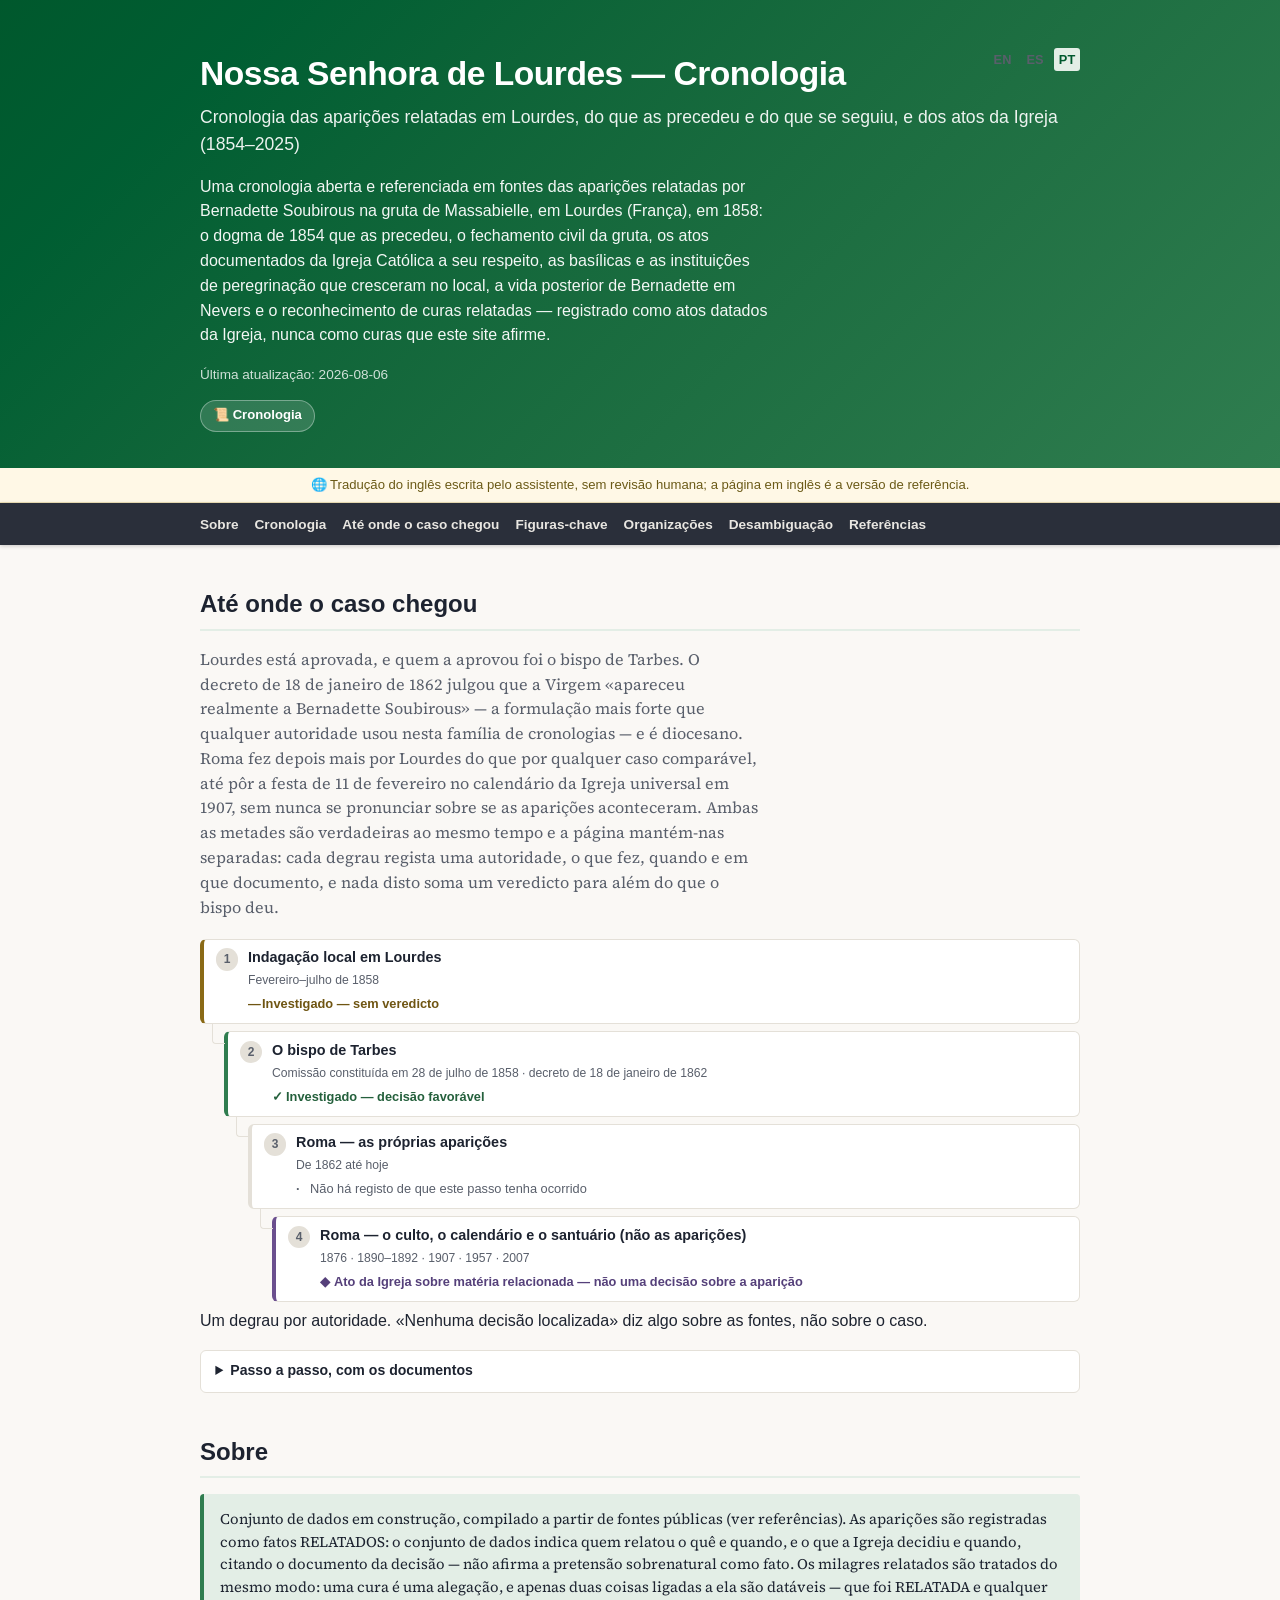
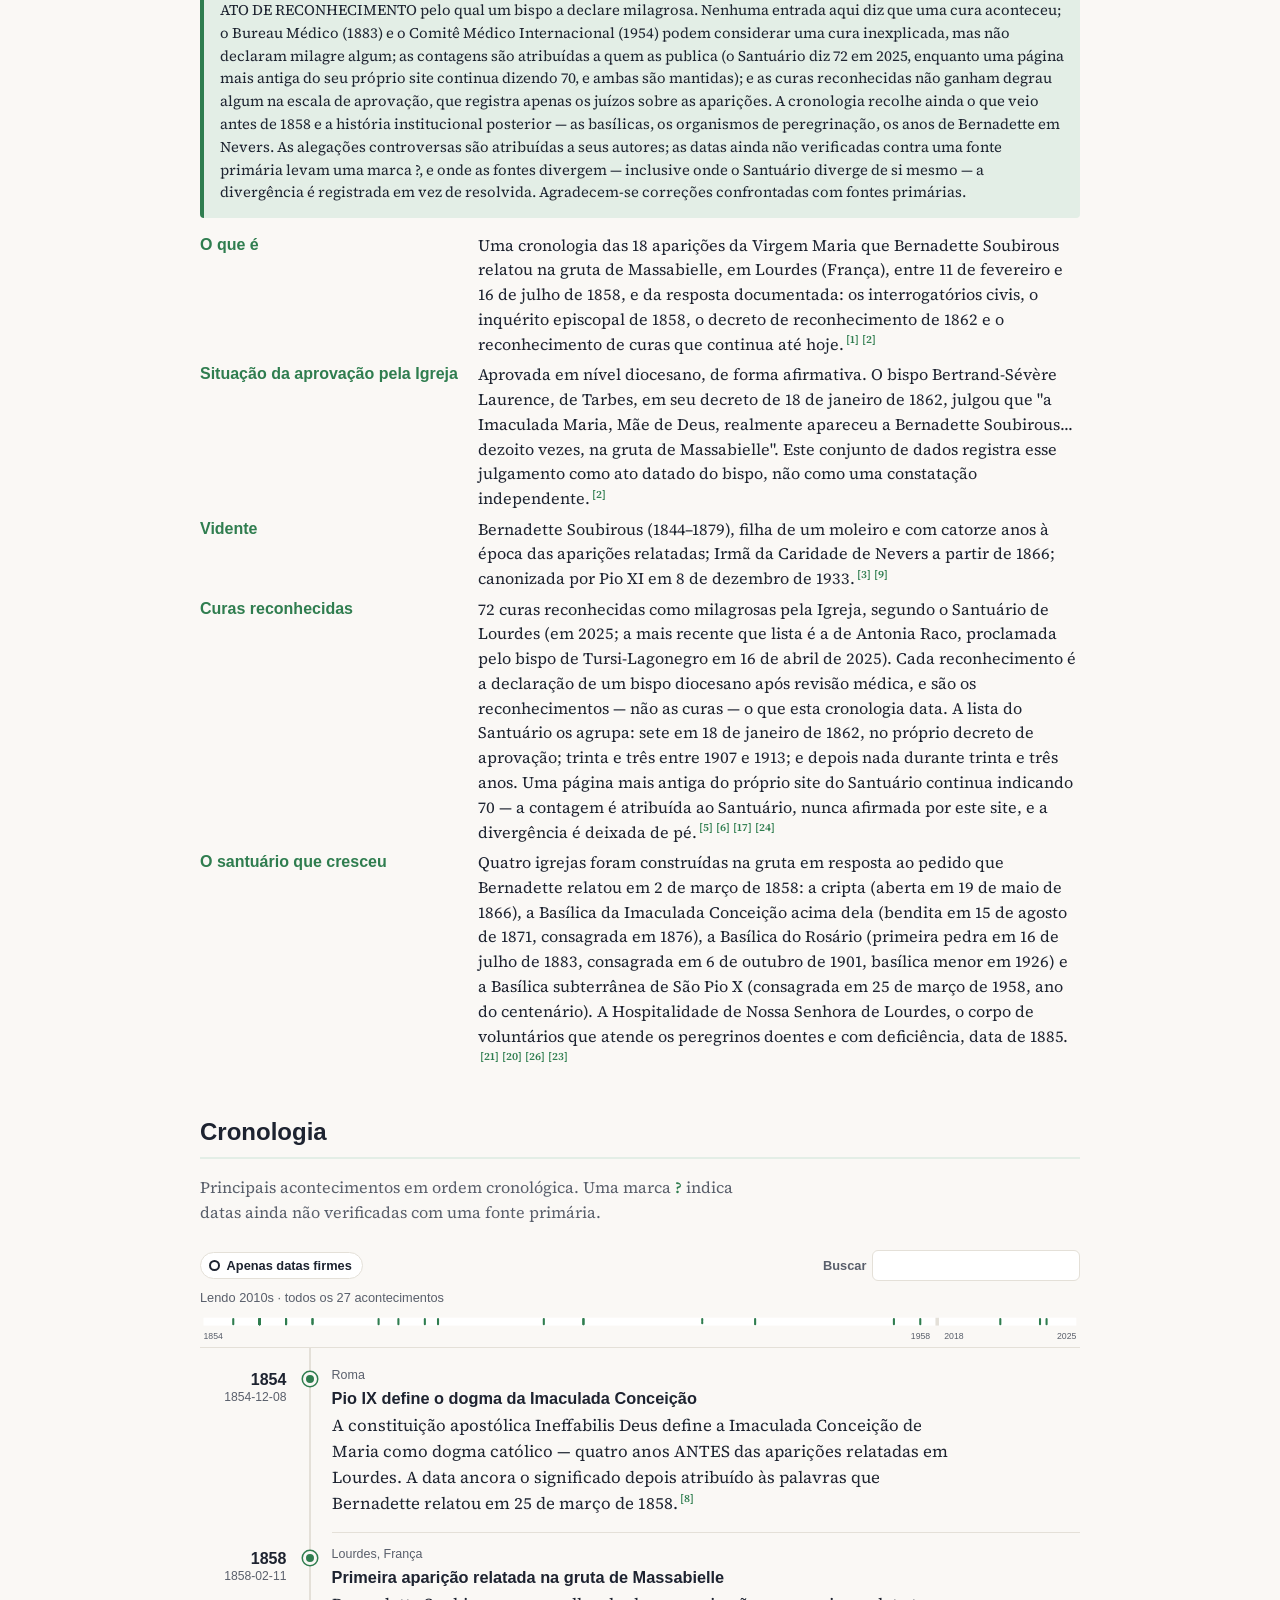
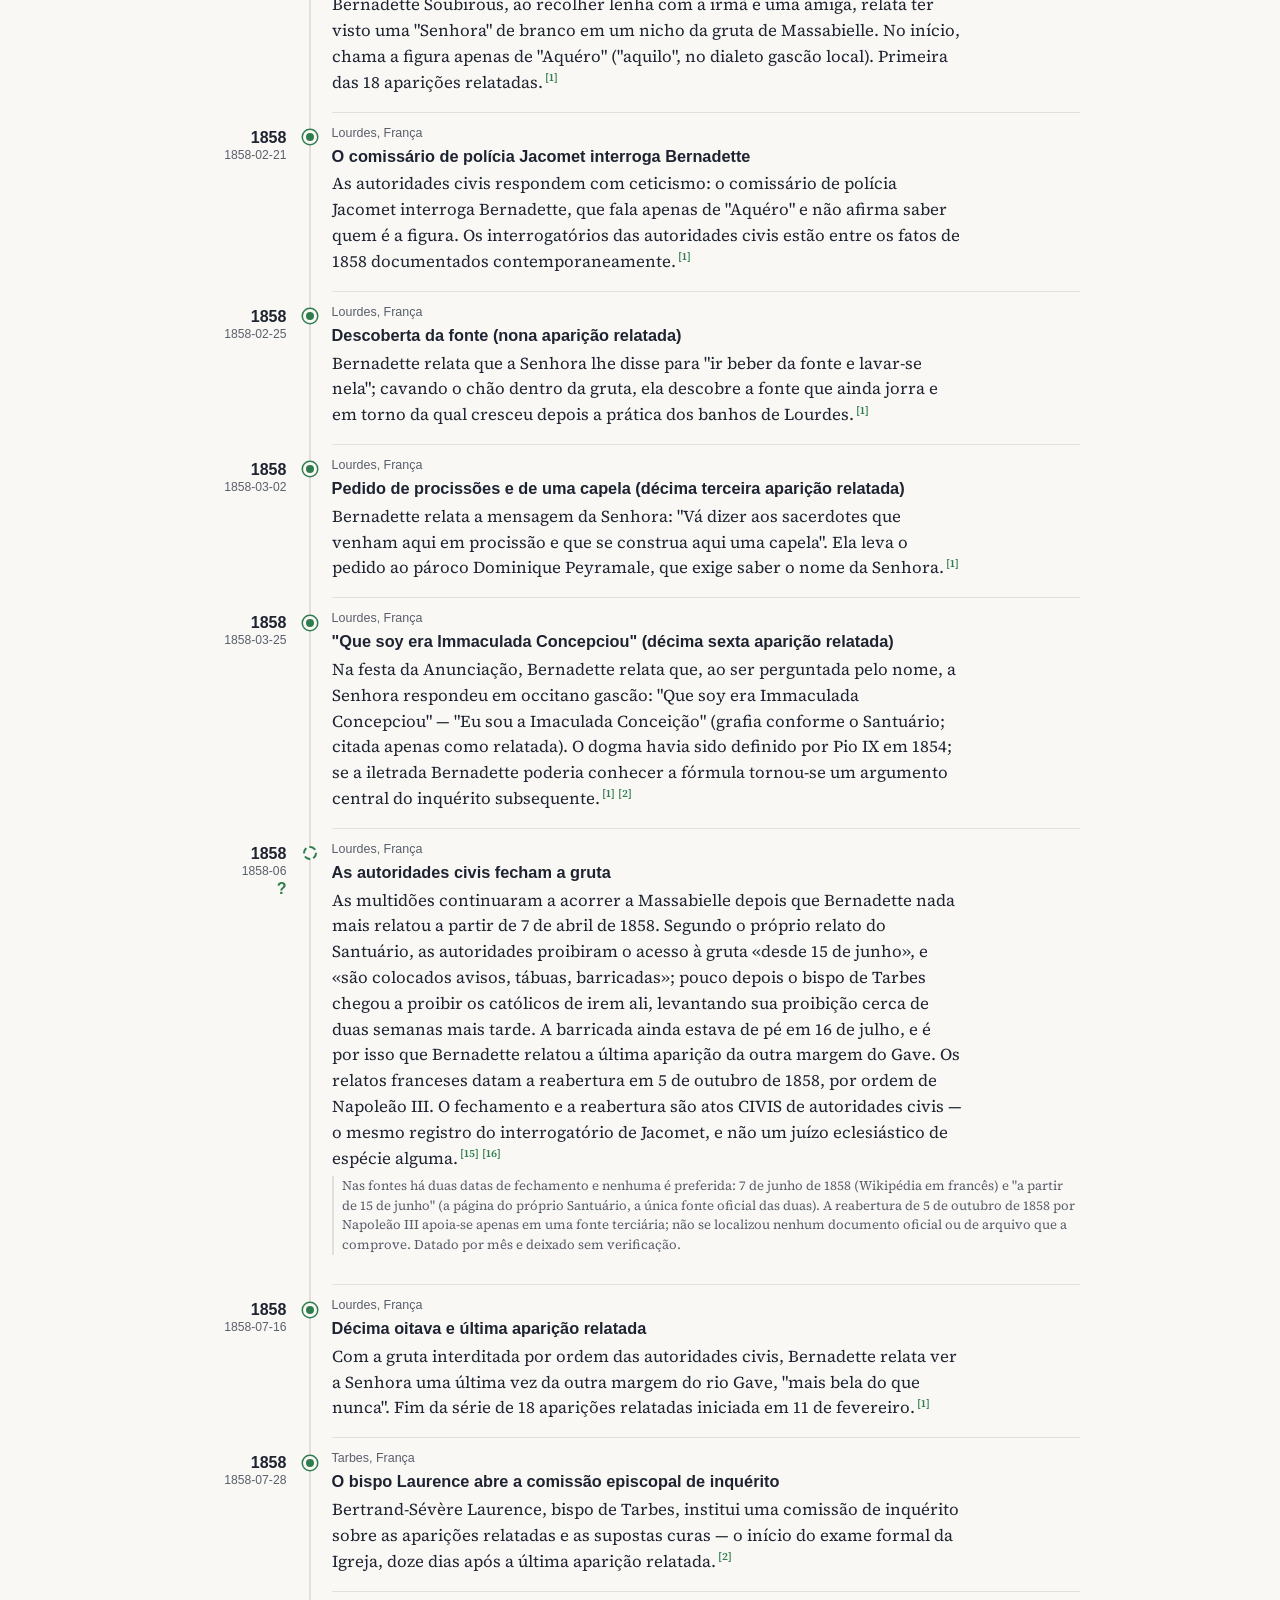
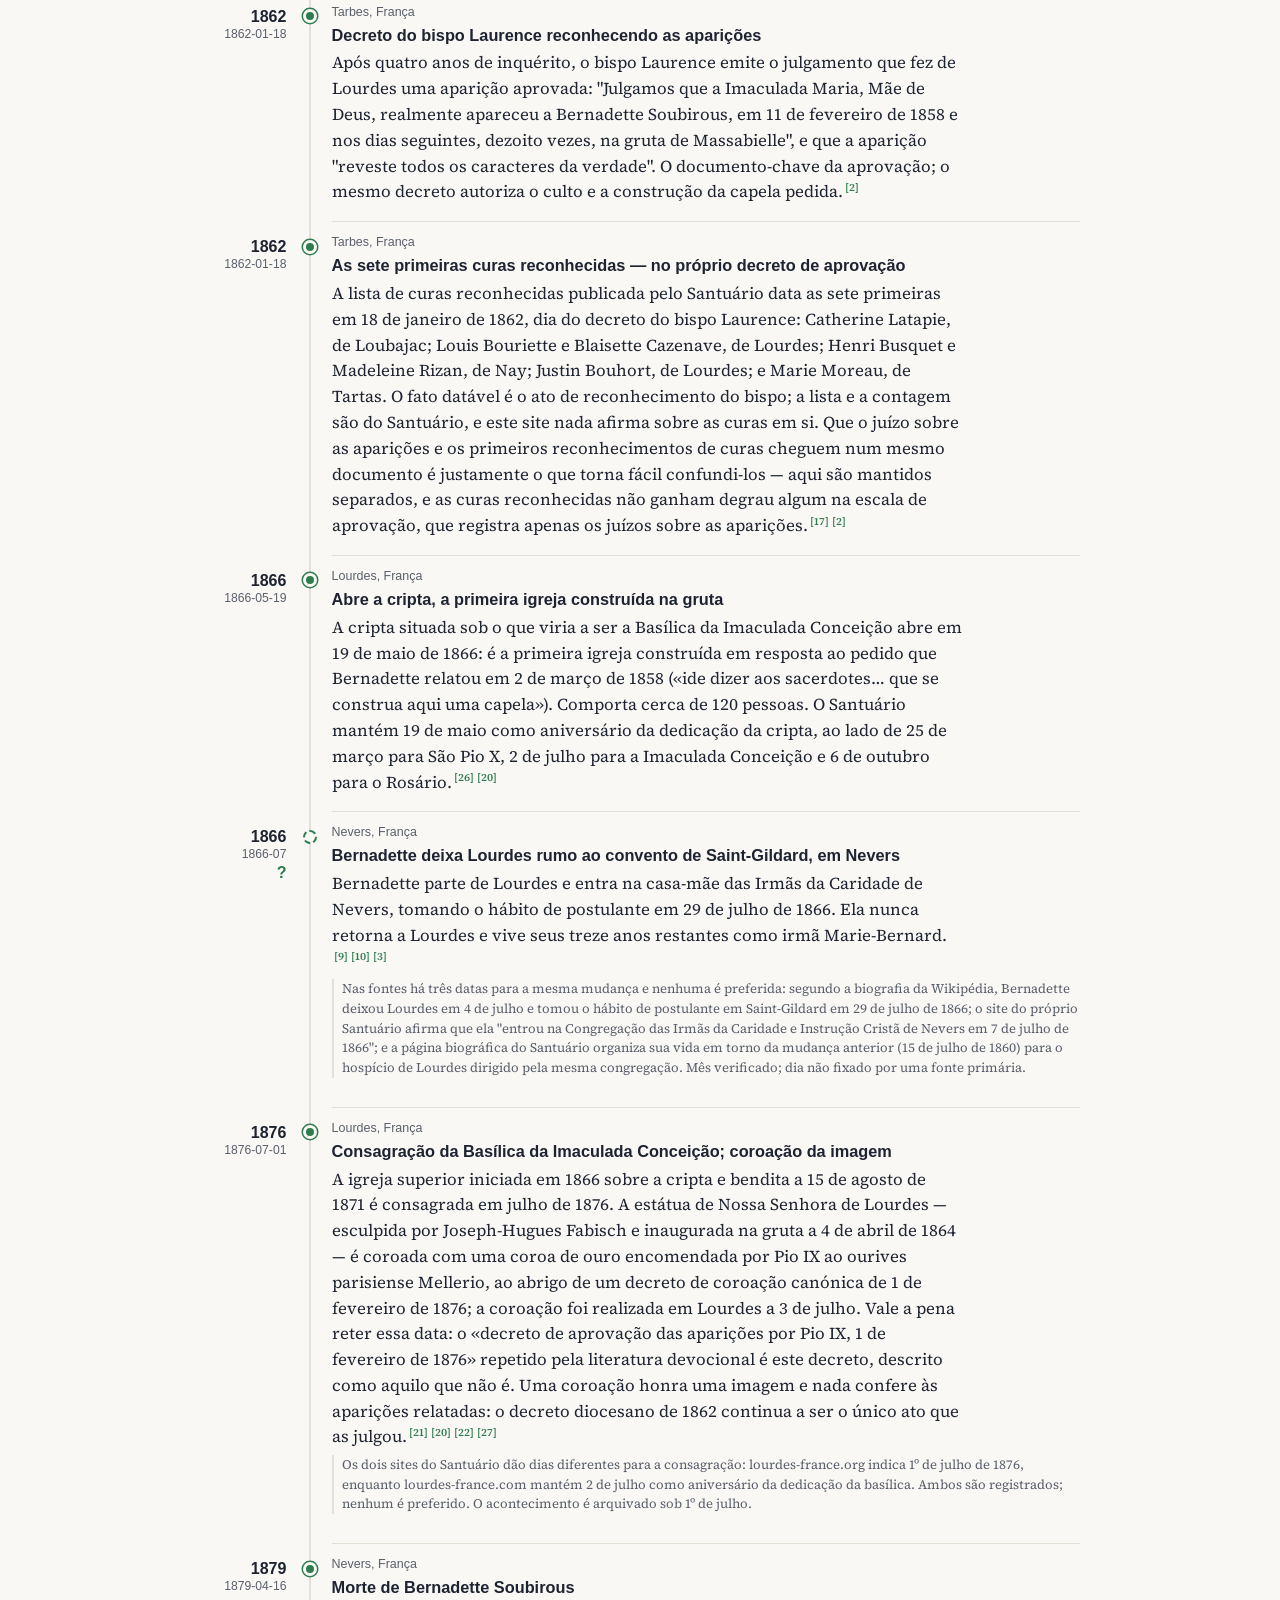
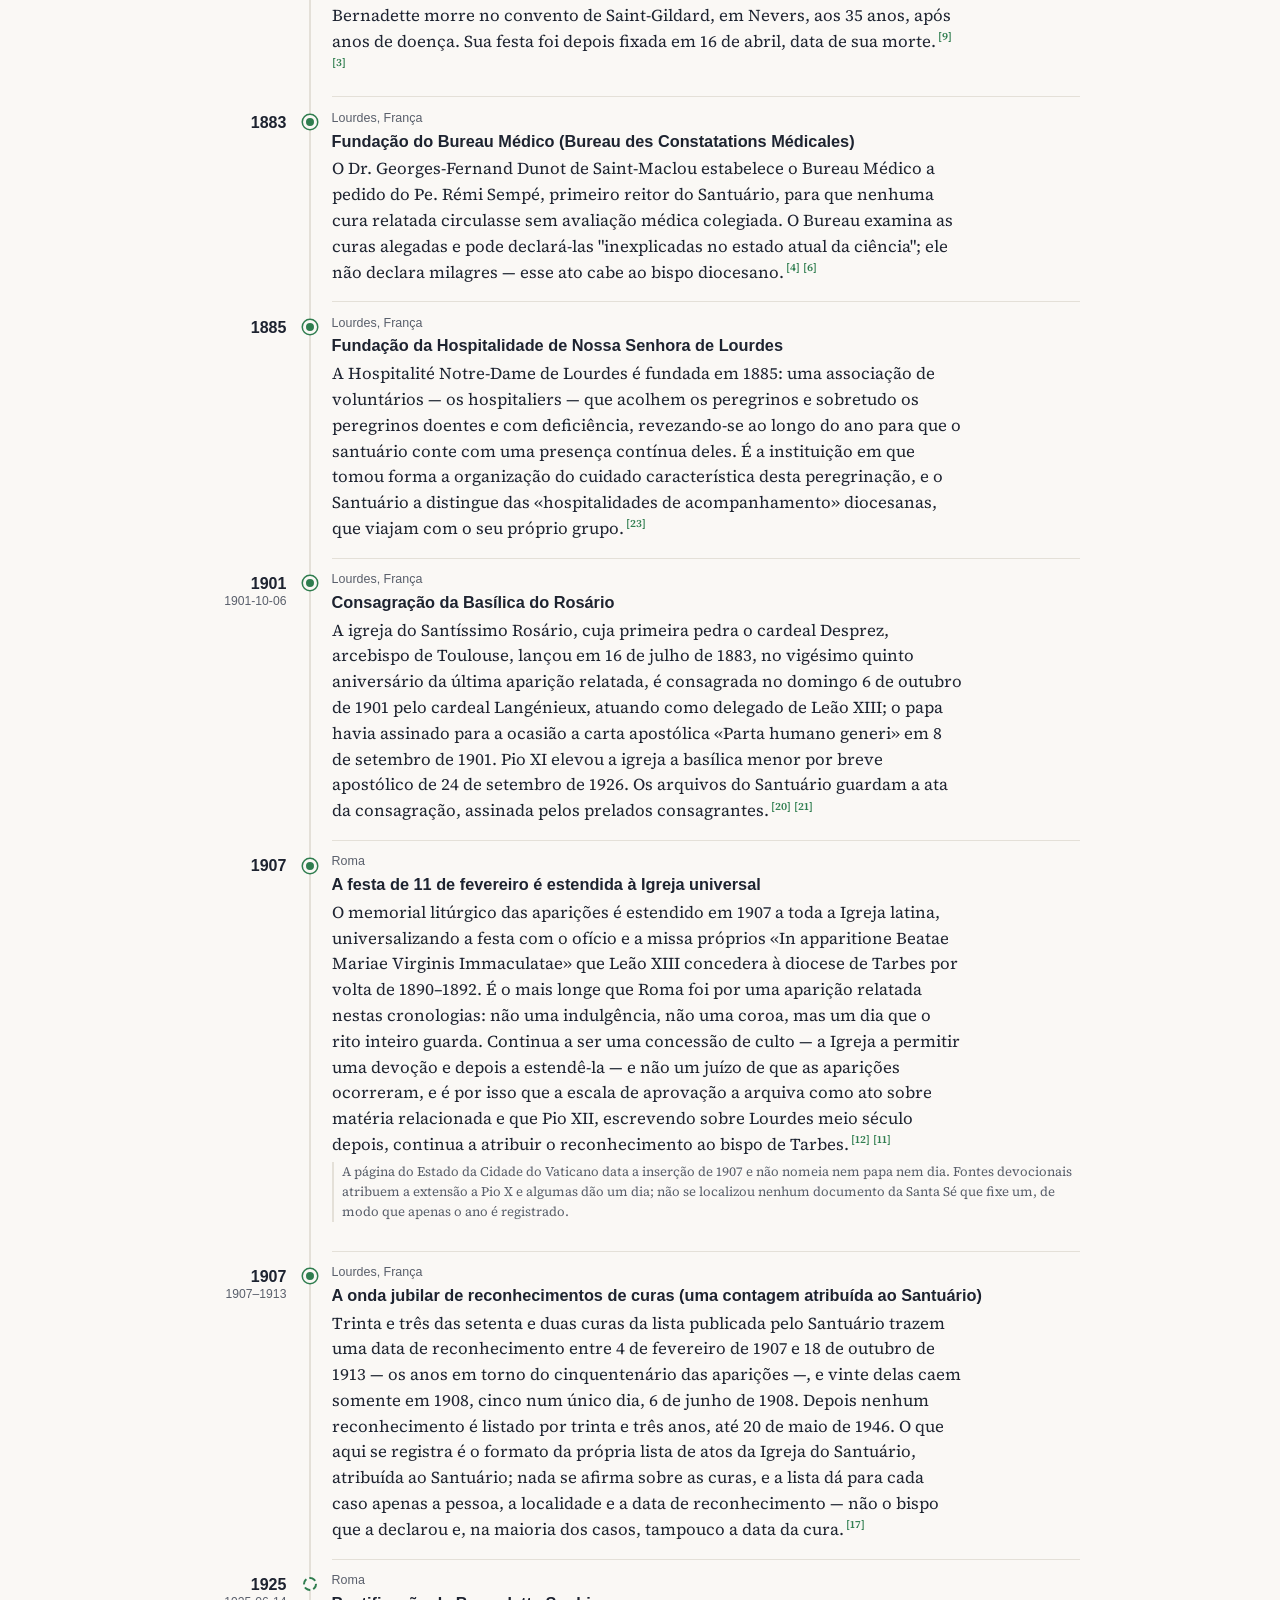
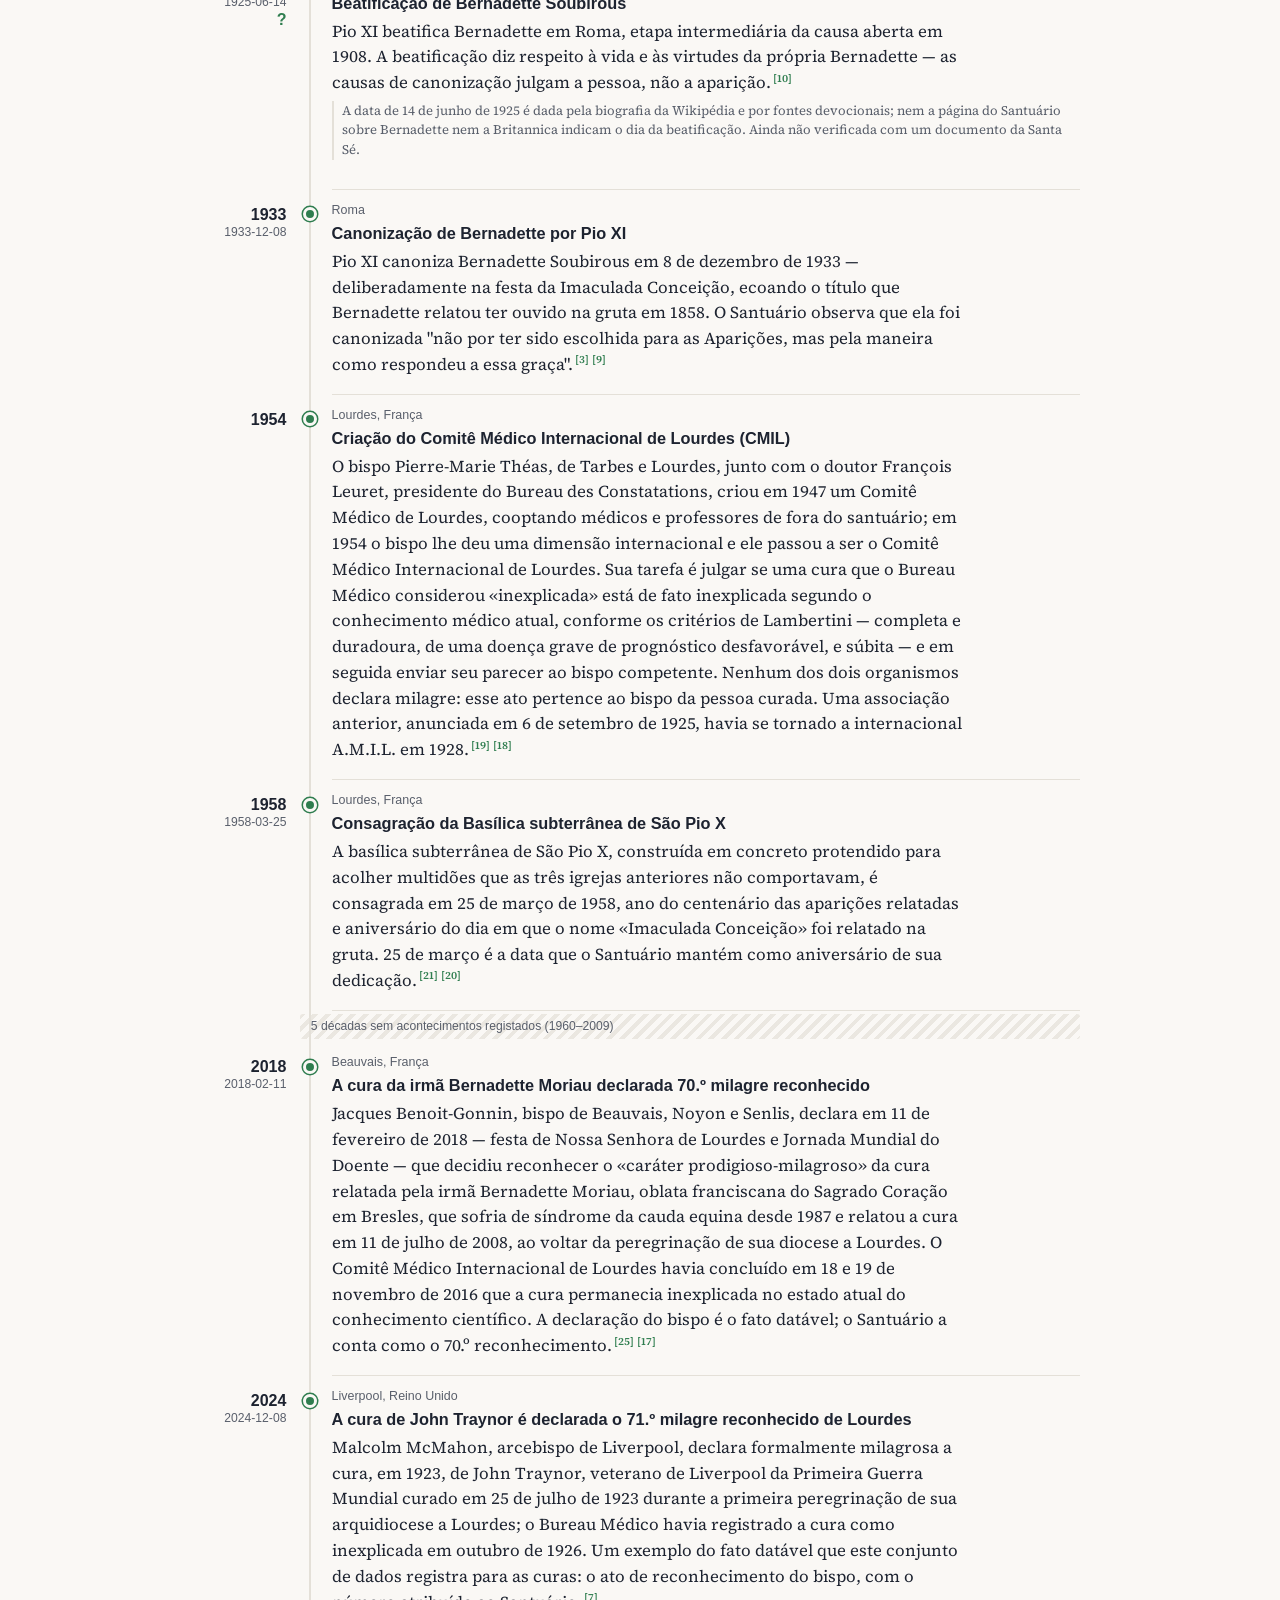
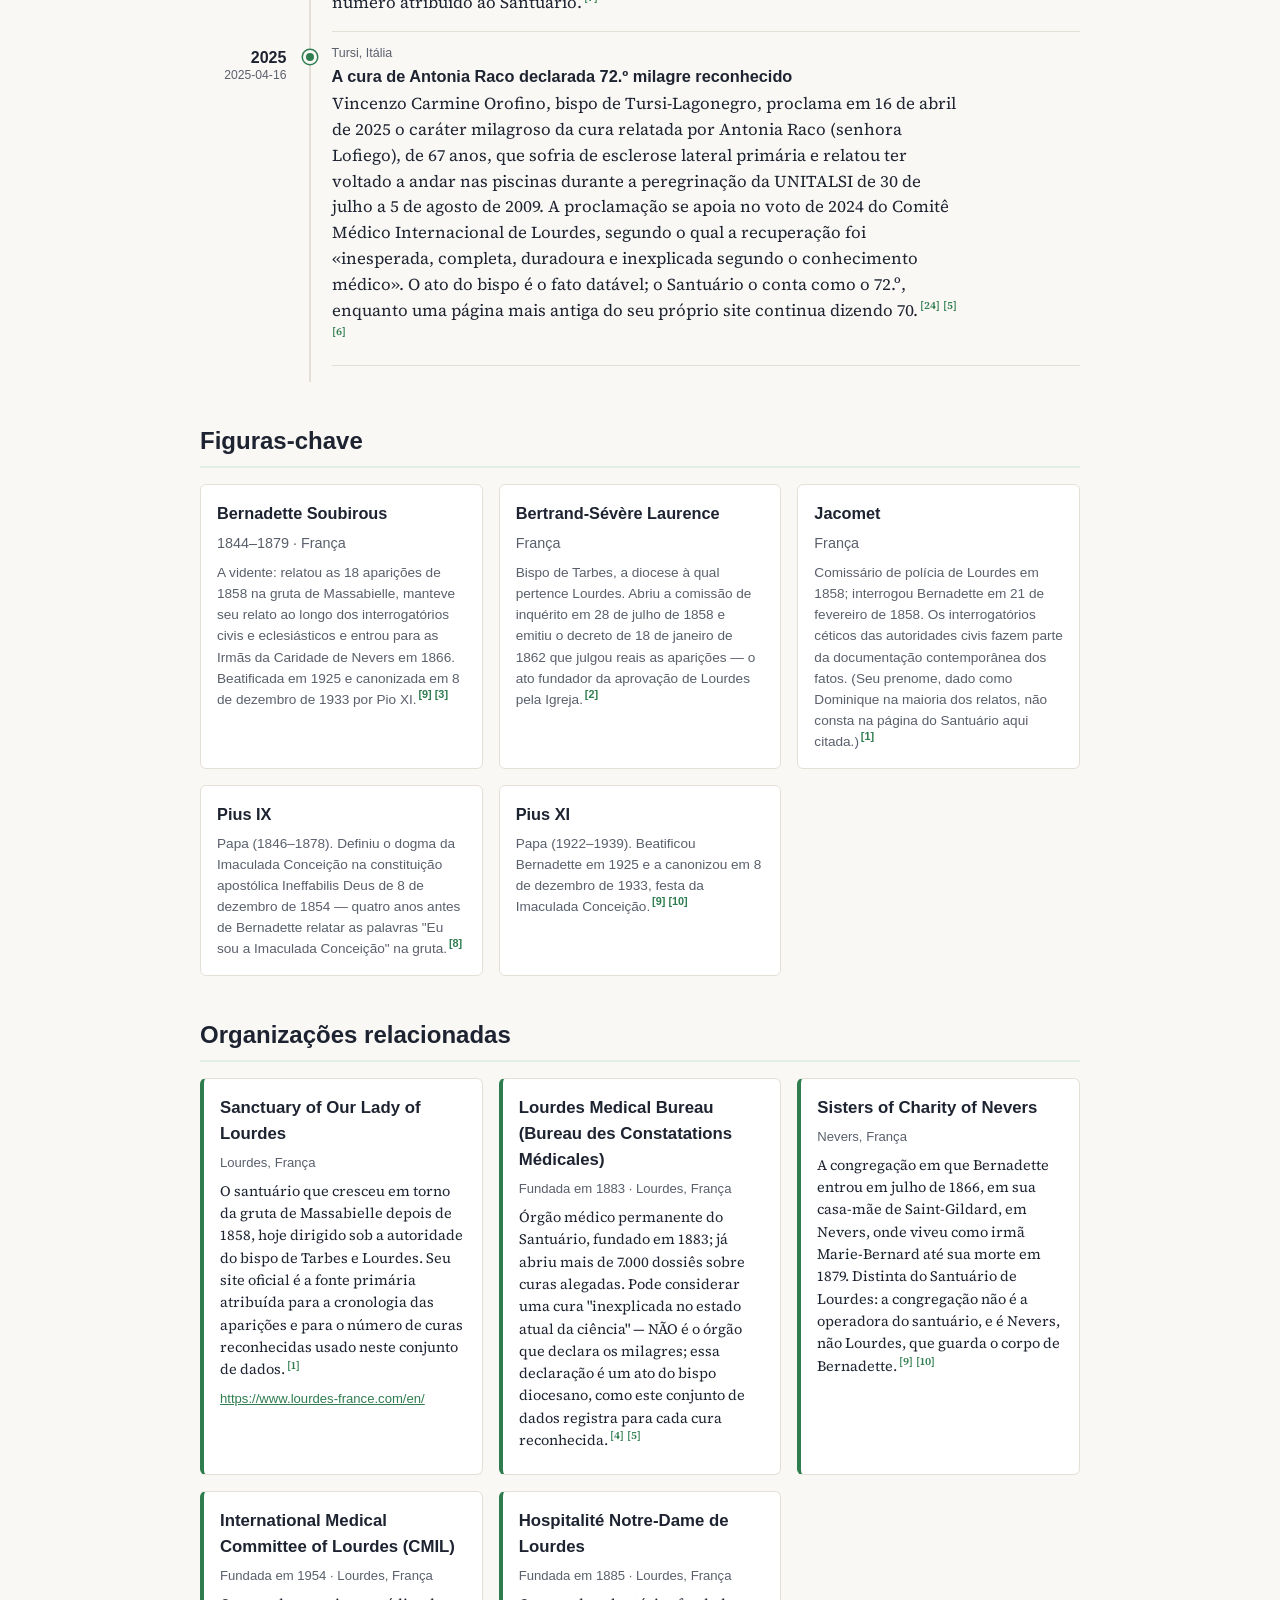
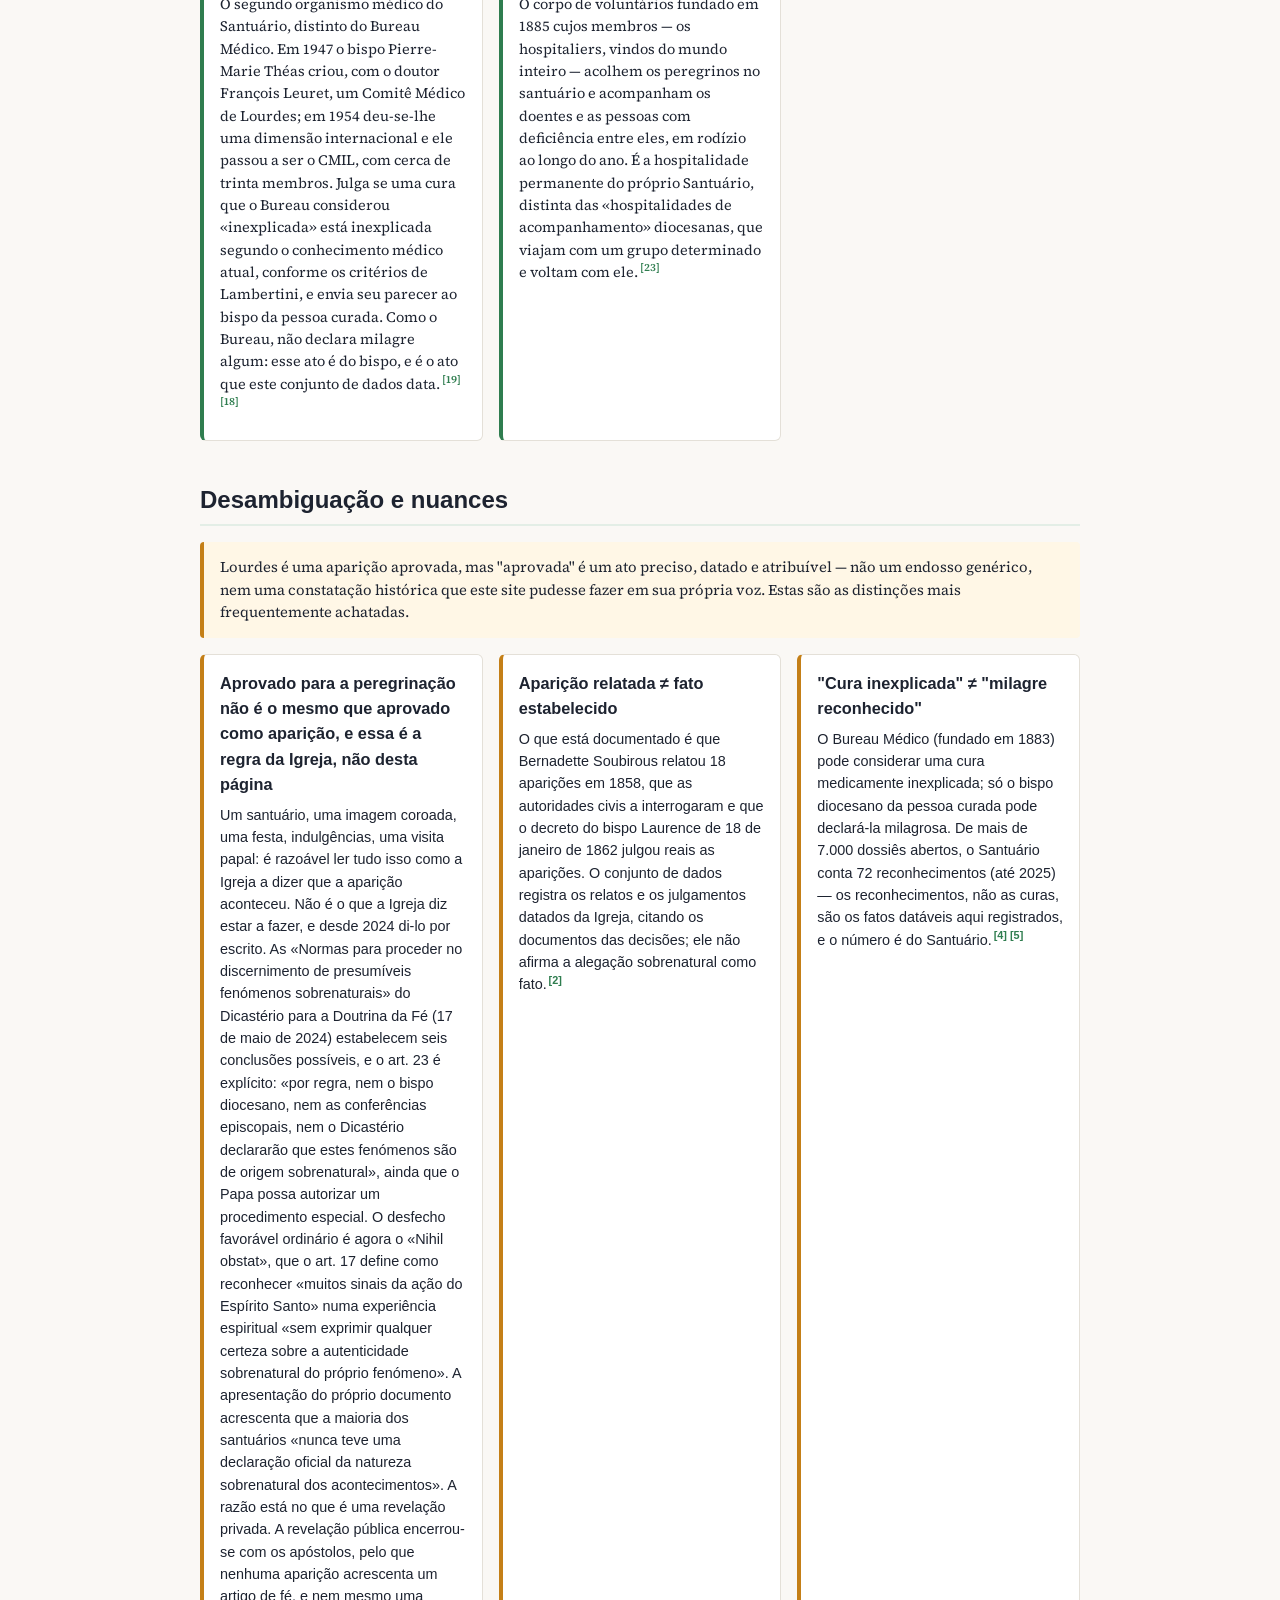
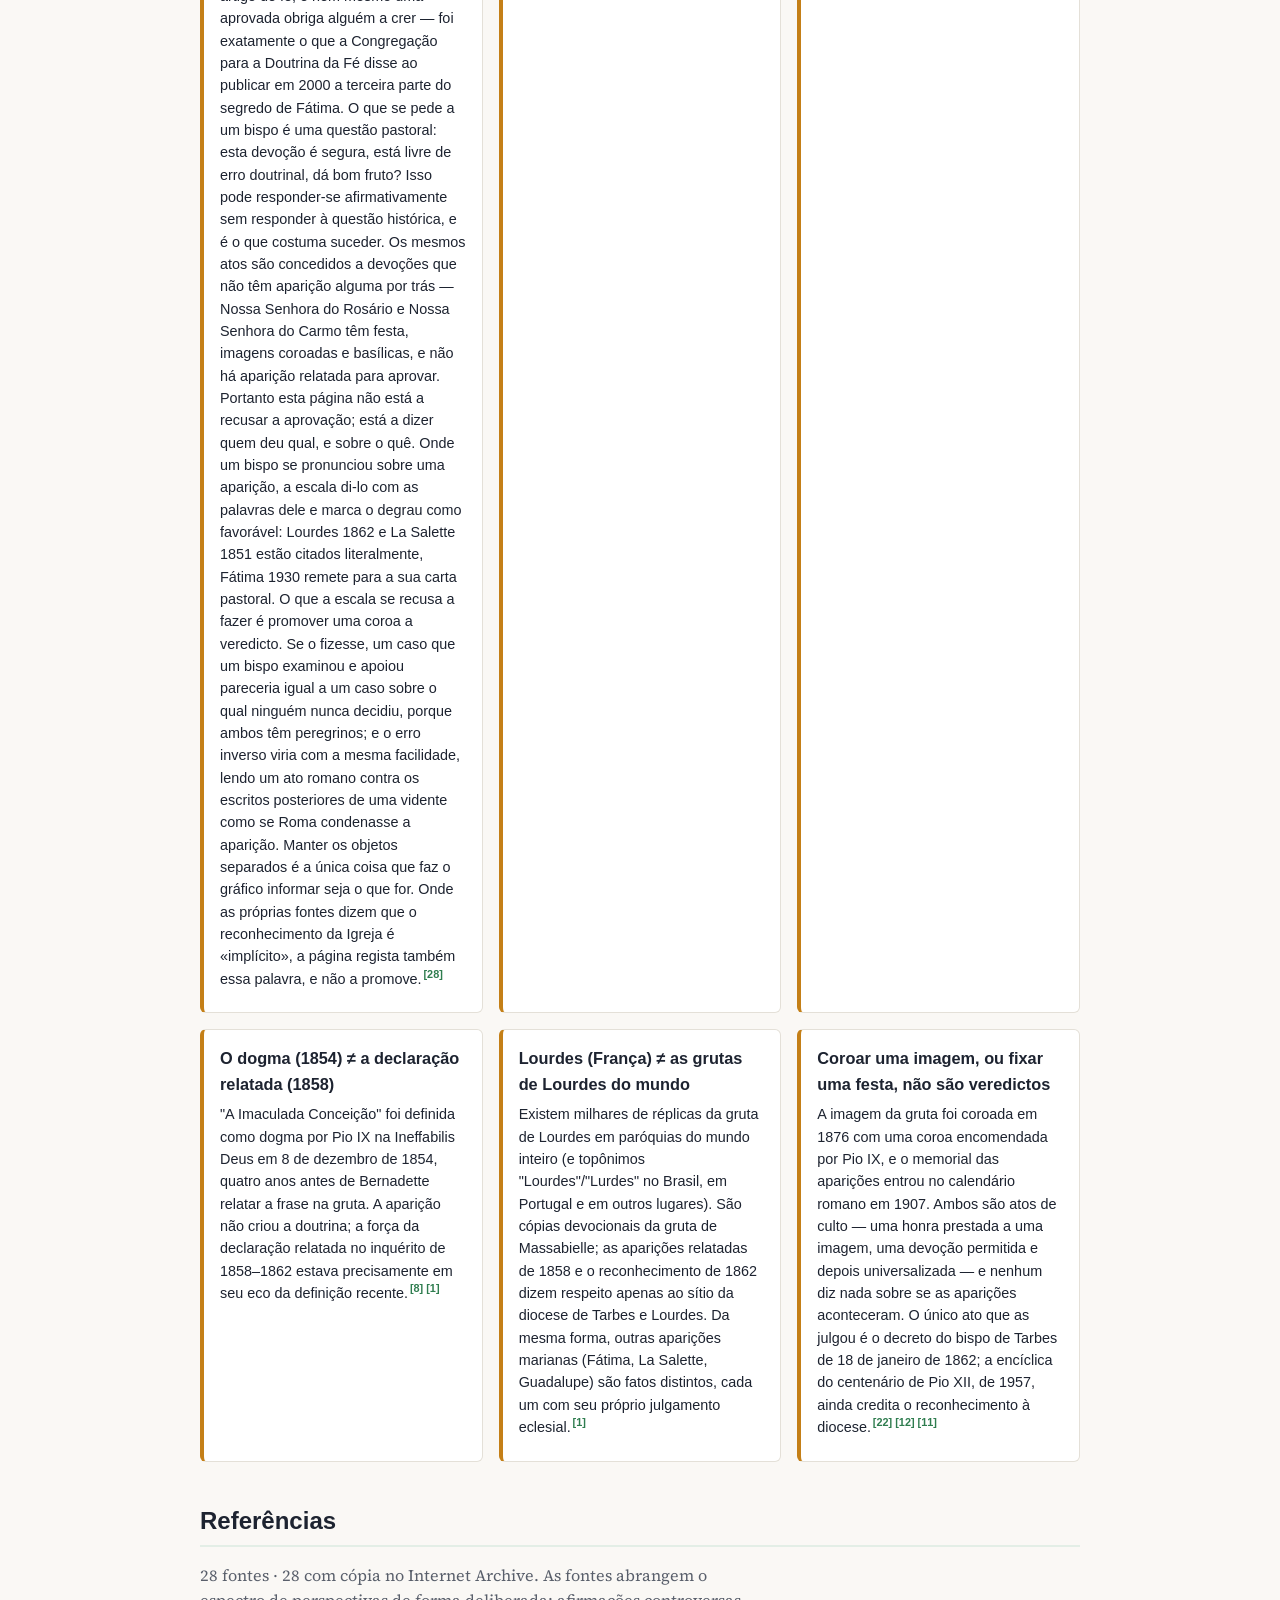
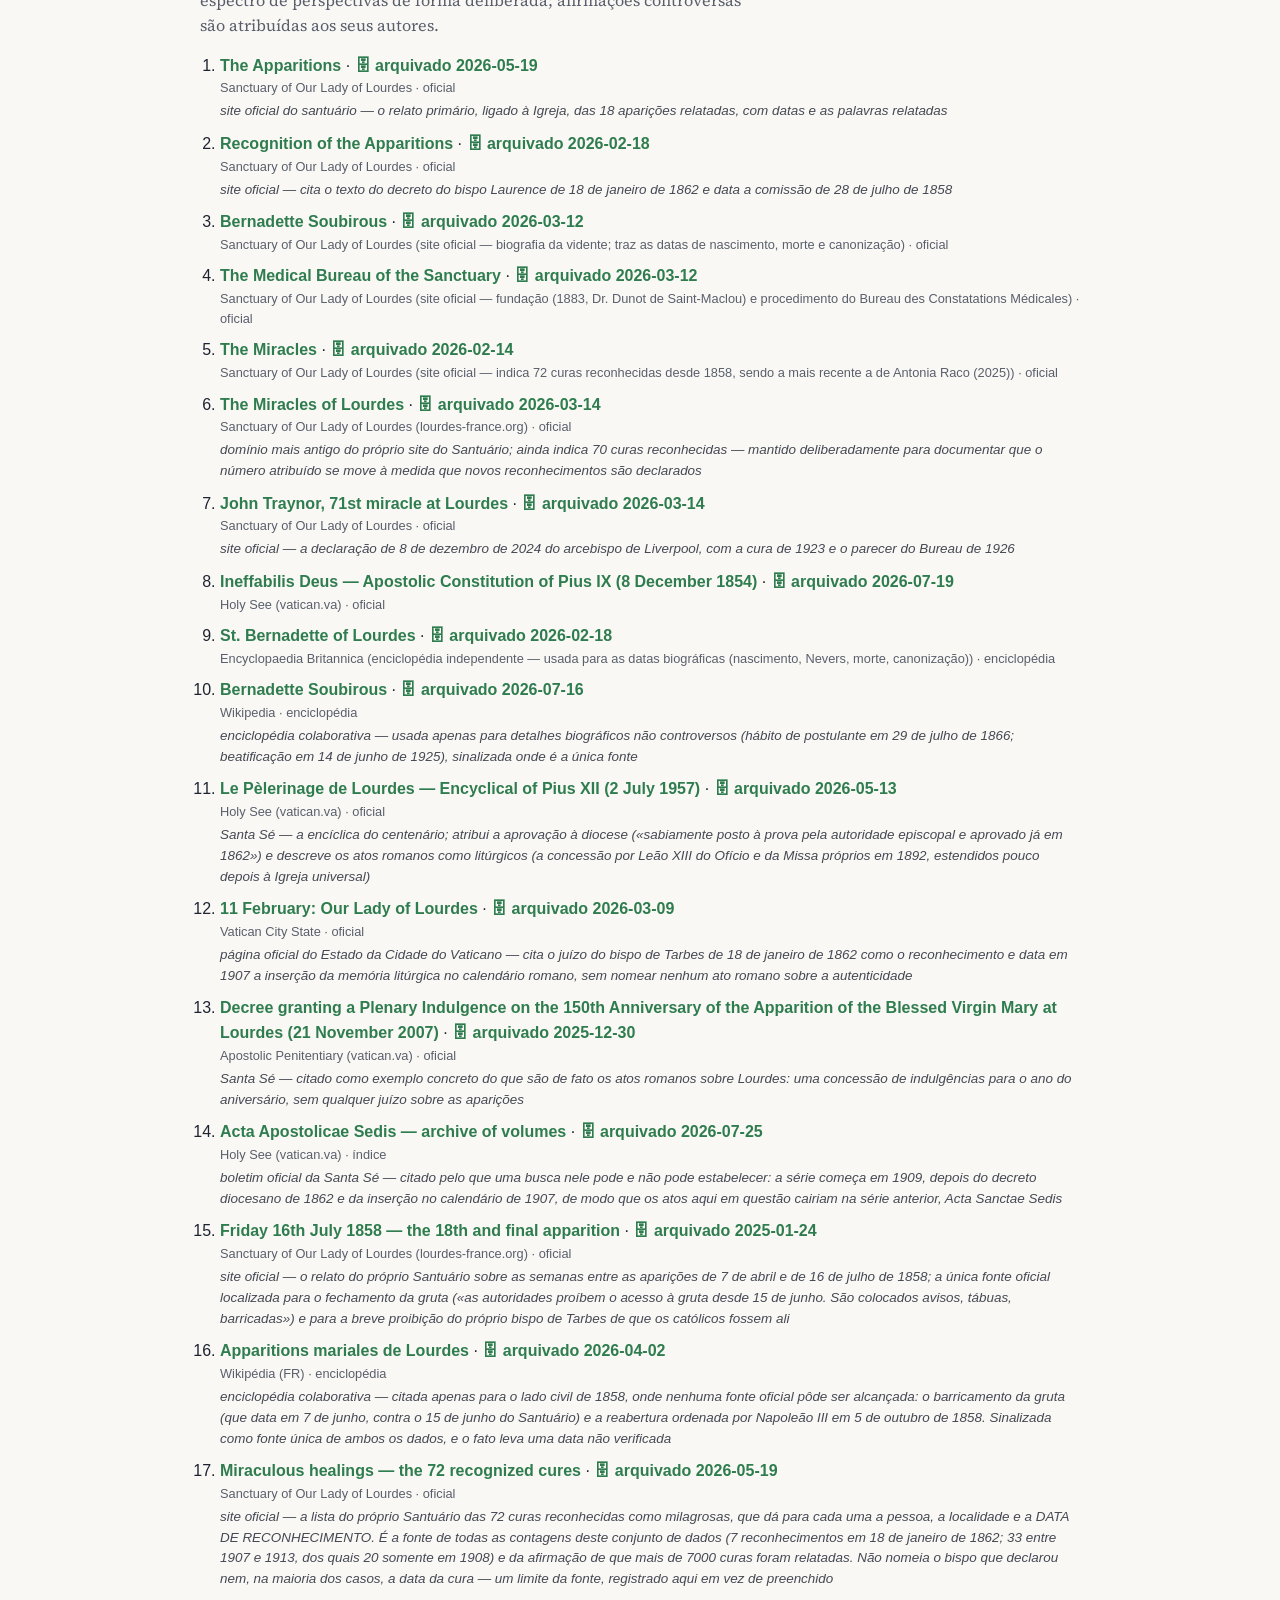
<file: docs/pt/index.html>
<!DOCTYPE html>
<html lang="pt">
<head>
  <meta charset="utf-8">
  <meta name="viewport" content="width=device-width, initial-scale=1">
  <title>Nossa Senhora de Lourdes — Cronologia</title>
  <meta name="description" content="Uma cronologia aberta e referenciada em fontes das aparições relatadas por Bernadette Soubirous na gruta de Massabielle, em Lourdes (França), em 1858: o dogma de 1854 que as precedeu, o fechamento civil da gruta, os atos documentados da Igreja Católica a seu respeito, as basílicas e as instituições de peregrinação que cresceram no local, a vida posterior de Bernadette em Nevers e o reconhecimento de curas relatadas — registrado como atos datados da Igreja, nunca como curas que este site afirme.">
  <!-- Google tag (gtag.js) -->
  <script async src="https://www.googletagmanager.com/gtag/js?id=G-R9LV1QZHVE"></script>
  <script>
    window.dataLayer = window.dataLayer || [];
    function gtag(){dataLayer.push(arguments);}
    gtag('js', new Date());
    gtag('config', 'G-R9LV1QZHVE');
  </script>
  <link rel="stylesheet" href="../styles.css">
  <script src="../river.js" defer></script>
  <script src="../cite.js" defer data-label="Referência" data-all="Todas as referências"></script>
  <link rel="canonical" href="https://cronologia.github.io/lourdes/pt/">
  <link rel="alternate" hreflang="en" href="https://cronologia.github.io/lourdes/en/">
  <link rel="alternate" hreflang="es" href="https://cronologia.github.io/lourdes/es/">
  <link rel="alternate" hreflang="pt" href="https://cronologia.github.io/lourdes/pt/">
  <link rel="alternate" hreflang="x-default" href="https://cronologia.github.io/lourdes/">
  <meta property="og:type" content="website">
  <meta property="og:site_name" content="Nossa Senhora de Lourdes — Cronologia">
  <meta property="og:locale" content="pt_BR">
  <meta property="og:title" content="Nossa Senhora de Lourdes — Cronologia">
  <meta property="og:description" content="Uma cronologia aberta e referenciada em fontes das aparições relatadas por Bernadette Soubirous na gruta de Massabielle, em Lourdes (França), em 1858: o dogma de 1854 que as precedeu, o fechamento civil da gruta, os atos documentados da Igreja Católica a seu respeito, as basílicas e as instituições de peregrinação que cresceram no local, a vida posterior de Bernadette em Nevers e o reconhecimento de curas relatadas — registrado como atos datados da Igreja, nunca como curas que este site afirme.">
  <meta property="og:url" content="https://cronologia.github.io/lourdes/pt/">
  <meta name="twitter:card" content="summary">
  <meta name="twitter:title" content="Nossa Senhora de Lourdes — Cronologia">
  <meta name="twitter:description" content="Uma cronologia aberta e referenciada em fontes das aparições relatadas por Bernadette Soubirous na gruta de Massabielle, em Lourdes (França), em 1858: o dogma de 1854 que as precedeu, o fechamento civil da gruta, os atos documentados da Igreja Católica a seu respeito, as basílicas e as instituições de peregrinação que cresceram no local, a vida posterior de Bernadette em Nevers e o reconhecimento de curas relatadas — registrado como atos datados da Igreja, nunca como curas que este site afirme.">
  <script type="application/ld+json">
  {
    "@context": "https://schema.org",
    "@type": "WebSite",
    "name": "Nossa Senhora de Lourdes — Cronologia",
    "description": "Uma cronologia aberta e referenciada em fontes das aparições relatadas por Bernadette Soubirous na gruta de Massabielle, em Lourdes (França), em 1858: o dogma de 1854 que as precedeu, o fechamento civil da gruta, os atos documentados da Igreja Católica a seu respeito, as basílicas e as instituições de peregrinação que cresceram no local, a vida posterior de Bernadette em Nevers e o reconhecimento de curas relatadas — registrado como atos datados da Igreja, nunca como curas que este site afirme.",
    "url": "https://cronologia.github.io/lourdes/pt/",
    "inLanguage": "pt"
  }
  </script>
</head>
<body>
  <header class="site-header">
    <div class="wrap">
      <nav class="lang-switch" aria-label="Idioma"><a href="../en/" hreflang="en">EN</a><a href="../es/" hreflang="es">ES</a><span class="lang-current" aria-current="true">PT</span></nav>
      <h1>Nossa Senhora de Lourdes — Cronologia</h1>
      <p class="subtitle">Cronologia das aparições relatadas em Lourdes, do que as precedeu e do que se seguiu, e dos atos da Igreja (1854–2025)</p>
      <p class="lead">Uma cronologia aberta e referenciada em fontes das aparições relatadas por Bernadette Soubirous na gruta de Massabielle, em Lourdes (França), em 1858: o dogma de 1854 que as precedeu, o fechamento civil da gruta, os atos documentados da Igreja Católica a seu respeito, as basílicas e as instituições de peregrinação que cresceram no local, a vida posterior de Bernadette em Nevers e o reconhecimento de curas relatadas — registrado como atos datados da Igreja, nunca como curas que este site afirme.</p>
      <p class="updated">Última atualização: 2026-08-06</p>
      <div class="viz-chips">
        <a href="#chronology">📜 Cronologia</a>
      </div>
    </div>
  </header>
  <div class="i18n-disclaimer" role="note">🌐 Tradução do inglês escrita pelo assistente, sem revisão humana; a página em inglês é a versão de referência.</div>

  <nav class="site-nav">
    <div class="wrap">
      <a href="#about">Sobre</a>
      <a href="#chronology">Cronologia</a>
      <a href="#approval-ladder">Até onde o caso chegou</a>
      <a href="#figures">Figuras-chave</a>
      <a href="#organizations">Organizações</a>
      <a href="#disambiguation">Desambiguação</a>
      <a href="#references">Referências</a>
    </div>
  </nav>

  <main class="wrap">
    <section id="approval-ladder" class="viz">
      <h2>Até onde o caso chegou</h2>
      <p class="section-intro">Lourdes está aprovada, e quem a aprovou foi o bispo de Tarbes. O decreto de 18 de janeiro de 1862 julgou que a Virgem «apareceu realmente a Bernadette Soubirous» — a formulação mais forte que qualquer autoridade usou nesta família de cronologias — e é diocesano. Roma fez depois mais por Lourdes do que por qualquer caso comparável, até pôr a festa de 11 de fevereiro no calendário da Igreja universal em 1907, sem nunca se pronunciar sobre se as aparições aconteceram. Ambas as metades são verdadeiras ao mesmo tempo e a página mantém-nas separadas: cada degrau regista uma autoridade, o que fez, quando e em que documento, e nada disto soma um veredicto para além do que o bispo deu.</p>
      <figure class="approval-ladder">
        <div class="viz-scroll">
        <ol class="al-cascade">
          <li class="al-node al-inconclusive" style="--al-step:0">
            <a href="#al-rung-1" class="al-node-link">
              <span class="al-num" aria-hidden="true">1</span>
              <span class="al-node-body">
                <span class="al-node-label">Indagação local em Lourdes</span><span class="al-when">Fevereiro–julho de 1858</span>
                <span class="al-node-status"><span class="al-glyph" aria-hidden="true">—</span>Investigado — sem veredicto</span>
              </span>
            </a>
          </li>
          <li class="al-node al-favourable" style="--al-step:1">
            <a href="#al-rung-2" class="al-node-link">
              <span class="al-num" aria-hidden="true">2</span>
              <span class="al-node-body">
                <span class="al-node-label">O bispo de Tarbes</span><span class="al-when">Comissão constituída em 28 de julho de 1858 · decreto de 18 de janeiro de 1862</span>
                <span class="al-node-status"><span class="al-glyph" aria-hidden="true">✓</span>Investigado — decisão favorável</span>
              </span>
            </a>
          </li>
          <li class="al-node al-not-found" style="--al-step:2">
            <a href="#al-rung-3" class="al-node-link">
              <span class="al-num" aria-hidden="true">3</span>
              <span class="al-node-body">
                <span class="al-node-label">Roma — as próprias aparições</span><span class="al-when">De 1862 até hoje</span>
                <span class="al-node-status"><span class="al-glyph" aria-hidden="true">·</span>Não há registo de que este passo tenha ocorrido</span>
              </span>
            </a>
          </li>
          <li class="al-node al-adjacent" style="--al-step:3">
            <a href="#al-rung-4" class="al-node-link">
              <span class="al-num" aria-hidden="true">4</span>
              <span class="al-node-body">
                <span class="al-node-label">Roma — o culto, o calendário e o santuário (não as aparições)</span><span class="al-when">1876 · 1890–1892 · 1907 · 1957 · 2007</span>
                <span class="al-node-status"><span class="al-glyph" aria-hidden="true">◆</span>Ato da Igreja sobre matéria relacionada — não uma decisão sobre a aparição</span>
              </span>
            </a>
          </li>
        </ol>
        </div>
        <figcaption>Um degrau por autoridade. «Nenhuma decisão localizada» diz algo sobre as fontes, não sobre o caso.</figcaption>
      </figure>
      <details class="al-details">
        <summary>Passo a passo, com os documentos</summary>
        <div class="al-tablist" hidden aria-label="Até onde o caso chegou">
            <button type="button" class="al-tab" data-al-panel="al-rung-1"><span class="al-glyph" aria-hidden="true">—</span>Indagação local em Lourdes</button>
            <button type="button" class="al-tab" data-al-panel="al-rung-2"><span class="al-glyph" aria-hidden="true">✓</span>O bispo de Tarbes</button>
            <button type="button" class="al-tab" data-al-panel="al-rung-3"><span class="al-glyph" aria-hidden="true">·</span>Roma — as próprias aparições</button>
            <button type="button" class="al-tab" data-al-panel="al-rung-4"><span class="al-glyph" aria-hidden="true">◆</span>Roma — o culto, o calendário e o santuário (não as aparições)</button>
        </div>
        <div class="al-panels">
          <section id="al-rung-1" class="al-panel al-inconclusive">
            <h3 class="al-panel-title">Indagação local em Lourdes <span class="al-when">Fevereiro–julho de 1858</span></h3>
            <p class="al-status"><span class="al-glyph" aria-hidden="true">—</span>Investigado — sem veredicto</p>
<p class="al-who">As autoridades civis de Lourdes e o pároco Dominique Peyramale</p><p class="al-outcome">Os interrogatórios de Bernadette em 1858 foram atos CIVIS, não canônicos. O comissário de polícia Jacomet a interrogou em 21 de fevereiro de 1858, e a gruta foi mais tarde fechada com tapumes por ordem das autoridades civis. Peyramale, pároco e autoridade eclesiástica mais próxima, não abriu nenhuma investigação canônica: exigiu que a Senhora dissesse o seu nome e fizesse florescer em pleno inverno a roseira da gruta e, segundo o próprio relato do Santuário, «manteve a sua posição» — o nome foi comunicado em 25 de março, a roseira «não floresceu». Nenhum juízo eclesiástico foi emitido nesse nível; o caso passou ao bispo, que constituiu a sua comissão de inquérito em 28 de julho de 1858.</p>            <p class="al-cites"><sup class="cite"><a href="#ref-1" title="Reference 1">[1]</a> <a href="#ref-2" title="Reference 2">[2]</a></sup></p>
          </section>
          <section id="al-rung-2" class="al-panel al-favourable">
            <h3 class="al-panel-title">O bispo de Tarbes <span class="al-when">Comissão constituída em 28 de julho de 1858 · decreto de 18 de janeiro de 1862</span></h3>
            <p class="al-status"><span class="al-glyph" aria-hidden="true">✓</span>Investigado — decisão favorável</p>
<p class="al-who">Bertrand-Sévère Laurence, bispo de Tarbes, e a comissão de inquérito que constituiu</p><p class="al-outcome">A comissão recebeu o encargo de «recolher e apurar os fatos ocorridos ou que ainda possam ocorrer na gruta de Lourdes ou em seus arredores» e trabalhou por quase quatro anos. O decreto de 18 de janeiro de 1862 julgou: «Julgamos que Maria Imaculada, Mãe de Deus, apareceu realmente a Bernadette Soubirous, em 11 de fevereiro de 1858 e nos dias seguintes, dezoito vezes, na gruta de Massabielle, perto da cidade de Lourdes; que essa aparição reveste todos os caracteres da verdade, e que os fiéis têm fundamento para crer nela sem dúvida.» É esse ato diocesano, e nenhum outro, que sustenta a aprovação de Lourdes.</p>            <p class="al-cites"><sup class="cite"><a href="#ref-2" title="Reference 2">[2]</a></sup></p>
          </section>
          <section id="al-rung-3" class="al-panel al-not-found">
            <h3 class="al-panel-title">Roma — as próprias aparições <span class="al-when">De 1862 até hoje</span></h3>
            <p class="al-status"><span class="al-glyph" aria-hidden="true">·</span>Não há registo de que este passo tenha ocorrido</p>
<p class="al-who">A Santa Sé</p><p class="al-outcome">Não foi localizado qualquer ato romano que julgue as aparições. Roma agiu sobre Lourdes repetidamente e com generosidade — o degrau seguinte é a lista —, mas os atos aqui localizados são litúrgicos, indulgenciais, honoríficos ou relativos a Bernadette. A beatificação (1925) e a canonização (1933) de Bernadette julgam-na a ela e não à gruta: o Santuário diz que foi canonizada «não por ter sido escolhida para as Aparições, mas pelo modo como respondeu a essa graça». A encíclica do centenário de Pio XII, de 1957, continua a atribuir o juízo à diocese, ao descrever o seu testemunho como «sabiamente posto à prova pela autoridade episcopal e aprovado já em 1862». Noventa e cinco anos depois do decreto, num documento dedicado a Lourdes, o papa aponta o ato do bispo como o reconhecimento e nenhum romano.</p><p class="al-nodoc">Procurou-se um ato romano que julgasse as próprias aparições; não se encontrou nenhum. Pesquisou-se: o vatican.va, por pesquisa restrita ao domínio e através dos próprios índices documentais da Santa Sé, que devolvem para Lourdes a encíclica de 1957, as homilias e discursos das visitas papais e o decreto de indulgência de 2007 — nenhum deles um juízo sobre as aparições; e o arquivo das Acta Apostolicae Sedis no vatican.va, cuja série começa apenas em 1909, depois tanto do decreto de 1862 como da extensão da festa em 1907, e cujo material localizado sobre Lourdes diz respeito à causa de Bernadette e não à gruta. Não se fez uma varredura página a página de todos os volumes das AAS, pelo que isto é uma ausência nos índices consultados e não uma prova retirada de toda a série. Mais dois controlos, ambos de fontes que teriam todos os motivos para dizer o contrário. A própria página do Santuário sobre os papas de Lourdes relata o que cada papa concedeu — orações, indulgências, uma causa, uma encíclica, quatro peregrinações — e em ponto algum diz que um papa aprovou ou reconheceu as aparições. E o «decreto de aprovação de Pio IX de 1 de fevereiro de 1876» que circula na literatura devocional tem afinal um documento por trás, mas não esse: 1 de fevereiro de 1876 é a data do decreto de COROAÇÃO CANÓNICA da imagem, executado em Lourdes a 3 de julho desse ano. A data é real e a descrição não é, que é como uma coroação se torna uma aprovação ao ser recontada. O estado é «não há registo» e NÃO «o caso não chegou a este passo», e a mudança importa: o bispo Laurence fechou o seu decreto de 1862 remetendo-o para cima — «Submetemos humildemente o nosso juízo ao juízo do Sumo Pontífice, a quem cabe governar a Igreja universal» —, pelo que o caso chegou demonstravelmente a Roma. O que não foi localizado é um ato de resposta. Caso algum venha a ser produzido, este degrau muda.</p>            <p class="al-cites"><sup class="cite"><a href="#ref-11" title="Reference 11">[11]</a> <a href="#ref-12" title="Reference 12">[12]</a> <a href="#ref-13" title="Reference 13">[13]</a> <a href="#ref-14" title="Reference 14">[14]</a> <a href="#ref-2" title="Reference 2">[2]</a> <a href="#ref-3" title="Reference 3">[3]</a> <a href="#ref-27" title="Reference 27">[27]</a> <a href="#ref-22" title="Reference 22">[22]</a></sup></p>
          </section>
          <section id="al-rung-4" class="al-panel al-adjacent">
            <h3 class="al-panel-title">Roma — o culto, o calendário e o santuário (não as aparições) <span class="al-when">1876 · 1890–1892 · 1907 · 1957 · 2007</span></h3>
            <p class="al-status"><span class="al-glyph" aria-hidden="true">◆</span>Ato da Igreja sobre matéria relacionada — não uma decisão sobre a aparição</p>
<p class="al-who">Pio IX, Leão XIII, Pio X, Pio XII e a Penitenciaria Apostólica</p><p class="al-outcome">Roma foi mais longe por Lourdes do que por qualquer outro caso desta família, e nunca uma só vez sobre a questão. Pio IX decretou a coroação canónica da imagem a 1 de fevereiro de 1876 e encomendou a própria coroa ao ourives parisiense Mellerio; a igreja superior foi consagrada em julho desse ano. Leão XIII aprovou orações e indulgências ligadas ao santuário e concedeu a festa de 11 de fevereiro com ofício e missa próprios, «In apparitione Beatae Mariae Virginis Immaculatae», à diocese de Tarbes por volta de 1890–1892. Depois, em 1907, a festa foi estendida à IGREJA UNIVERSAL — atribuído a Pio X, e o ato romano de maior peso em qualquer destas cronologias: uma comemoração litúrgica de uma aparição relatada, guardada por todo o rito latino, todos os anos. Pio XII dedicou uma encíclica ao santuário pelo centenário (Le Pèlerinage de Lourdes, 2 de julho de 1957), e a Penitenciaria Apostólica concedeu indulgências pelo 150.º aniversário a 21 de novembro de 2007. Todos eles pressupõem a devoção e nenhum julga o facto. Uma festa no calendário universal é a Igreja a permitir e depois a universalizar um culto; não é um apuramento de factos, e é por isso que a mesma encíclica de 1957 que celebra o santuário continua a apontar para o bispo de Tarbes como o reconhecimento. É por essa razão que o degrau está marcado como ato sobre matéria relacionada — e quem pense que a extensão de 1907 tem de equivaler a uma aprovação deve reparar que o Santuário, que o diria se pudesse, não o diz.</p>            <p class="al-cites"><sup class="cite"><a href="#ref-12" title="Reference 12">[12]</a> <a href="#ref-11" title="Reference 11">[11]</a> <a href="#ref-13" title="Reference 13">[13]</a> <a href="#ref-27" title="Reference 27">[27]</a> <a href="#ref-22" title="Reference 22">[22]</a> <a href="#ref-21" title="Reference 21">[21]</a></sup></p>
          </section>
        </div>
      </details>
      <script>(function () {
        var s = document.currentScript.closest('section');
        var det = s.querySelector('.al-details');
        var list = s.querySelector('.al-tablist');
        var tabs = [].slice.call(s.querySelectorAll('.al-tab'));
        var panels = [].slice.call(s.querySelectorAll('.al-panel'));
        if (!det || !tabs.length || tabs.length !== panels.length) return;
        list.hidden = false;
        list.setAttribute('role', 'tablist');
        function select(id, focus) {
          tabs.forEach(function (b, i) {
            var on = b.getAttribute('data-al-panel') === id;
            b.setAttribute('aria-selected', on ? 'true' : 'false');
            b.setAttribute('tabindex', on ? '0' : '-1');
            panels[i].hidden = !on;
            if (on && focus) b.focus();
          });
        }
        tabs.forEach(function (b, i) {
          b.setAttribute('role', 'tab');
          b.id = b.getAttribute('data-al-panel') + '-tab';
          panels[i].setAttribute('role', 'tabpanel');
          panels[i].setAttribute('aria-labelledby', b.id);
          panels[i].tabIndex = 0;
          b.addEventListener('click', function () { select(b.getAttribute('data-al-panel'), false); });
          b.addEventListener('keydown', function (e) {
            var d = e.key === 'ArrowRight' ? 1 : e.key === 'ArrowLeft' ? -1 : 0;
            if (!d) return;
            e.preventDefault();
            var n = (i + d + tabs.length) % tabs.length;
            select(tabs[n].getAttribute('data-al-panel'), true);
          });
        });
        // A cascade node opens the disclosure and selects its panel, instead of
        // jumping the page to a fragment inside a collapsed <details>.
        [].slice.call(s.querySelectorAll('.al-node-link')).forEach(function (a) {
          a.addEventListener('click', function (e) {
            e.preventDefault();
            det.open = true;
            select(a.getAttribute('href').slice(1), true);
          });
        });
        select(tabs[0].getAttribute('data-al-panel'), false);
      })();</script>
    </section>

    <section id="about">
      <h2>Sobre</h2>
      <p class="notice">Conjunto de dados em construção, compilado a partir de fontes públicas (ver referências). As aparições são registradas como fatos RELATADOS: o conjunto de dados indica quem relatou o quê e quando, e o que a Igreja decidiu e quando, citando o documento da decisão — não afirma a pretensão sobrenatural como fato. Os milagres relatados são tratados do mesmo modo: uma cura é uma alegação, e apenas duas coisas ligadas a ela são datáveis — que foi RELATADA e qualquer ATO DE RECONHECIMENTO pelo qual um bispo a declare milagrosa. Nenhuma entrada aqui diz que uma cura aconteceu; o Bureau Médico (1883) e o Comitê Médico Internacional (1954) podem considerar uma cura inexplicada, mas não declaram milagre algum; as contagens são atribuídas a quem as publica (o Santuário diz 72 em 2025, enquanto uma página mais antiga do seu próprio site continua dizendo 70, e ambas são mantidas); e as curas reconhecidas não ganham degrau algum na escala de aprovação, que registra apenas os juízos sobre as aparições. A cronologia recolhe ainda o que veio antes de 1858 e a história institucional posterior — as basílicas, os organismos de peregrinação, os anos de Bernadette em Nevers. As alegações controversas são atribuídas a seus autores; as datas ainda não verificadas contra uma fonte primária levam uma marca ?, e onde as fontes divergem — inclusive onde o Santuário diverge de si mesmo — a divergência é registrada em vez de resolvida. Agradecem-se correções confrontadas com fontes primárias.</p>
      <dl class="facts">
        <dt>O que é</dt>
        <dd>Uma cronologia das 18 aparições da Virgem Maria que Bernadette Soubirous relatou na gruta de Massabielle, em Lourdes (França), entre 11 de fevereiro e 16 de julho de 1858, e da resposta documentada: os interrogatórios civis, o inquérito episcopal de 1858, o decreto de reconhecimento de 1862 e o reconhecimento de curas que continua até hoje.<sup class="cite"><a href="#ref-1" title="Reference 1">[1]</a> <a href="#ref-2" title="Reference 2">[2]</a></sup></dd>
        <dt>Situação da aprovação pela Igreja</dt>
        <dd>Aprovada em nível diocesano, de forma afirmativa. O bispo Bertrand-Sévère Laurence, de Tarbes, em seu decreto de 18 de janeiro de 1862, julgou que &quot;a Imaculada Maria, Mãe de Deus, realmente apareceu a Bernadette Soubirous... dezoito vezes, na gruta de Massabielle&quot;. Este conjunto de dados registra esse julgamento como ato datado do bispo, não como uma constatação independente.<sup class="cite"><a href="#ref-2" title="Reference 2">[2]</a></sup></dd>
        <dt>Vidente</dt>
        <dd>Bernadette Soubirous (1844–1879), filha de um moleiro e com catorze anos à época das aparições relatadas; Irmã da Caridade de Nevers a partir de 1866; canonizada por Pio XI em 8 de dezembro de 1933.<sup class="cite"><a href="#ref-3" title="Reference 3">[3]</a> <a href="#ref-9" title="Reference 9">[9]</a></sup></dd>
        <dt>Curas reconhecidas</dt>
        <dd>72 curas reconhecidas como milagrosas pela Igreja, segundo o Santuário de Lourdes (em 2025; a mais recente que lista é a de Antonia Raco, proclamada pelo bispo de Tursi-Lagonegro em 16 de abril de 2025). Cada reconhecimento é a declaração de um bispo diocesano após revisão médica, e são os reconhecimentos — não as curas — o que esta cronologia data. A lista do Santuário os agrupa: sete em 18 de janeiro de 1862, no próprio decreto de aprovação; trinta e três entre 1907 e 1913; e depois nada durante trinta e três anos. Uma página mais antiga do próprio site do Santuário continua indicando 70 — a contagem é atribuída ao Santuário, nunca afirmada por este site, e a divergência é deixada de pé.<sup class="cite"><a href="#ref-5" title="Reference 5">[5]</a> <a href="#ref-6" title="Reference 6">[6]</a> <a href="#ref-17" title="Reference 17">[17]</a> <a href="#ref-24" title="Reference 24">[24]</a></sup></dd>
        <dt>O santuário que cresceu</dt>
        <dd>Quatro igrejas foram construídas na gruta em resposta ao pedido que Bernadette relatou em 2 de março de 1858: a cripta (aberta em 19 de maio de 1866), a Basílica da Imaculada Conceição acima dela (bendita em 15 de agosto de 1871, consagrada em 1876), a Basílica do Rosário (primeira pedra em 16 de julho de 1883, consagrada em 6 de outubro de 1901, basílica menor em 1926) e a Basílica subterrânea de São Pio X (consagrada em 25 de março de 1958, ano do centenário). A Hospitalidade de Nossa Senhora de Lourdes, o corpo de voluntários que atende os peregrinos doentes e com deficiência, data de 1885.<sup class="cite"><a href="#ref-21" title="Reference 21">[21]</a> <a href="#ref-20" title="Reference 20">[20]</a> <a href="#ref-26" title="Reference 26">[26]</a> <a href="#ref-23" title="Reference 23">[23]</a></sup></dd>
      </dl>
    </section>

    <section id="chronology" class="river">
      <h2>Cronologia</h2>
      <p class="section-intro">Principais acontecimentos em ordem cronológica. Uma marca <span class="flag">?</span> indica
      datas ainda não verificadas com uma fonte primária.</p>
      <div class="rv-bar">
        <div class="rv-controls" role="group" aria-label="Filtrar a cronologia" hidden>
          <label class="rv-chip rv-firm"><input type="checkbox" data-firm><span class="rv-sw"></span>Apenas datas firmes</label>
          <label class="rv-find">Buscar <input type="search" autocomplete="off"></label>
          <p class="rv-status" aria-live="polite" data-all="todos os {n} acontecimentos" data-some="{n} de {total} acontecimentos exibidos" data-reading="Lendo"></p>
        </div>
        <svg class="rv-ribbon" viewBox="-4 0 1008 29" preserveAspectRatio="xMinYMid meet" role="img" aria-label="Visão geral dos 27 acontecimentos; as grandes lacunas do registro aparecem como cortes">
          <rect class="rv-row" x="0" y="2" width="1000" height="9"/><rect class="rv-brk" x="838.6" y="2" width="4" height="9"><title>5 décadas sem acontecimentos registados (1960–2009)</title></rect>
          <line class="rv-tick rv-l0" data-i="0" x1="34.1" x2="34.1" y1="3.5" y2="9.5"/><line class="rv-tick rv-l0" data-i="1" x1="64.3" x2="64.3" y1="3.5" y2="9.5"/><line class="rv-tick rv-l0" data-i="2" x1="64.3" x2="64.3" y1="3.5" y2="9.5"/><line class="rv-tick rv-l0" data-i="3" x1="64.3" x2="64.3" y1="3.5" y2="9.5"/><line class="rv-tick rv-l0" data-i="4" x1="64.3" x2="64.3" y1="3.5" y2="9.5"/><line class="rv-tick rv-l0" data-i="5" x1="64.3" x2="64.3" y1="3.5" y2="9.5"/><line class="rv-tick rv-l0 rv-u" data-i="6" x1="64.3" x2="64.3" y1="3.5" y2="9.5"/><line class="rv-tick rv-l0" data-i="7" x1="64.3" x2="64.3" y1="3.5" y2="9.5"/><line class="rv-tick rv-l0" data-i="8" x1="64.3" x2="64.3" y1="3.5" y2="9.5"/><line class="rv-tick rv-l0" data-i="9" x1="94.6" x2="94.6" y1="3.5" y2="9.5"/><line class="rv-tick rv-l0" data-i="10" x1="94.6" x2="94.6" y1="3.5" y2="9.5"/><line class="rv-tick rv-l0" data-i="11" x1="124.9" x2="124.9" y1="3.5" y2="9.5"/><line class="rv-tick rv-l0 rv-u" data-i="12" x1="124.9" x2="124.9" y1="3.5" y2="9.5"/><line class="rv-tick rv-l0" data-i="13" x1="200.6" x2="200.6" y1="3.5" y2="9.5"/><line class="rv-tick rv-l0" data-i="14" x1="223.3" x2="223.3" y1="3.5" y2="9.5"/><line class="rv-tick rv-l0" data-i="15" x1="253.6" x2="253.6" y1="3.5" y2="9.5"/><line class="rv-tick rv-l0" data-i="16" x1="268.7" x2="268.7" y1="3.5" y2="9.5"/><line class="rv-tick rv-l0" data-i="17" x1="389.9" x2="389.9" y1="3.5" y2="9.5"/><line class="rv-tick rv-l0" data-i="18" x1="435.3" x2="435.3" y1="3.5" y2="9.5"/><line class="rv-tick rv-l0" data-i="19" x1="435.3" x2="435.3" y1="3.5" y2="9.5"/><line class="rv-tick rv-l0 rv-u" data-i="20" x1="571.4" x2="571.4" y1="3.5" y2="9.5"/><line class="rv-tick rv-l0" data-i="21" x1="632" x2="632" y1="3.5" y2="9.5"/><line class="rv-tick rv-l0" data-i="22" x1="791" x2="791" y1="3.5" y2="9.5"/><line class="rv-tick rv-l0" data-i="23" x1="821.2" x2="821.2" y1="3.5" y2="9.5"/><line class="rv-tick rv-l0" data-i="24" x1="912.9" x2="912.9" y1="3.5" y2="9.5"/><line class="rv-tick rv-l0" data-i="25" x1="958.4" x2="958.4" y1="3.5" y2="9.5"/><line class="rv-tick rv-l0" data-i="26" x1="965.9" x2="965.9" y1="3.5" y2="9.5"/>
          <text class="rv-axis" x="0" y="26" text-anchor="start">1854</text><text class="rv-axis" x="832.6" y="26" text-anchor="end">1958</text><text class="rv-axis" x="848.6" y="26" text-anchor="start">2018</text><text class="rv-axis" x="1000" y="26" text-anchor="end">2025</text><rect class="rv-win" x="0" y="0" width="0" height="13"/>
        </svg>
      </div>
      <ol class="rv-list" style="--lanes:1">
        <li class="rv-e" id="decade-1850" data-i="0" data-lanes="" data-decade="1850s">
          <div class="rv-year">1854<small>1854-12-08</small></div>
          <div class="rv-node" aria-hidden="true"><i class="rv-l0" style="--k:0"></i></div>
          <div class="rv-card">
            <p class="rv-kick"><span>Roma</span></p>
            <h3>Pio IX define o dogma da Imaculada Conceição</h3>
            <p class="rv-text">A constituição apostólica Ineffabilis Deus define a Imaculada Conceição de Maria como dogma católico — quatro anos ANTES das aparições relatadas em Lourdes. A data ancora o significado depois atribuído às palavras que Bernadette relatou em 25 de março de 1858.<sup class="cite"><a href="#ref-8" title="Reference 8">[8]</a></sup></p>
          </div>
        </li>
        <li class="rv-e" data-i="1" data-lanes="" data-decade="1850s">
          <div class="rv-year">1858<small>1858-02-11</small></div>
          <div class="rv-node" aria-hidden="true"><i class="rv-l0" style="--k:0"></i></div>
          <div class="rv-card">
            <p class="rv-kick"><span>Lourdes, França</span></p>
            <h3>Primeira aparição relatada na gruta de Massabielle</h3>
            <p class="rv-text">Bernadette Soubirous, ao recolher lenha com a irmã e uma amiga, relata ter visto uma &quot;Senhora&quot; de branco em um nicho da gruta de Massabielle. No início, chama a figura apenas de &quot;Aquéro&quot; (&quot;aquilo&quot;, no dialeto gascão local). Primeira das 18 aparições relatadas.<sup class="cite"><a href="#ref-1" title="Reference 1">[1]</a></sup></p>
          </div>
        </li>
        <li class="rv-e" data-i="2" data-lanes="" data-decade="1850s">
          <div class="rv-year">1858<small>1858-02-21</small></div>
          <div class="rv-node" aria-hidden="true"><i class="rv-l0" style="--k:0"></i></div>
          <div class="rv-card">
            <p class="rv-kick"><span>Lourdes, França</span></p>
            <h3>O comissário de polícia Jacomet interroga Bernadette</h3>
            <p class="rv-text">As autoridades civis respondem com ceticismo: o comissário de polícia Jacomet interroga Bernadette, que fala apenas de &quot;Aquéro&quot; e não afirma saber quem é a figura. Os interrogatórios das autoridades civis estão entre os fatos de 1858 documentados contemporaneamente.<sup class="cite"><a href="#ref-1" title="Reference 1">[1]</a></sup></p>
          </div>
        </li>
        <li class="rv-e" data-i="3" data-lanes="" data-decade="1850s">
          <div class="rv-year">1858<small>1858-02-25</small></div>
          <div class="rv-node" aria-hidden="true"><i class="rv-l0" style="--k:0"></i></div>
          <div class="rv-card">
            <p class="rv-kick"><span>Lourdes, França</span></p>
            <h3>Descoberta da fonte (nona aparição relatada)</h3>
            <p class="rv-text">Bernadette relata que a Senhora lhe disse para &quot;ir beber da fonte e lavar-se nela&quot;; cavando o chão dentro da gruta, ela descobre a fonte que ainda jorra e em torno da qual cresceu depois a prática dos banhos de Lourdes.<sup class="cite"><a href="#ref-1" title="Reference 1">[1]</a></sup></p>
          </div>
        </li>
        <li class="rv-e" data-i="4" data-lanes="" data-decade="1850s">
          <div class="rv-year">1858<small>1858-03-02</small></div>
          <div class="rv-node" aria-hidden="true"><i class="rv-l0" style="--k:0"></i></div>
          <div class="rv-card">
            <p class="rv-kick"><span>Lourdes, França</span></p>
            <h3>Pedido de procissões e de uma capela (décima terceira aparição relatada)</h3>
            <p class="rv-text">Bernadette relata a mensagem da Senhora: &quot;Vá dizer aos sacerdotes que venham aqui em procissão e que se construa aqui uma capela&quot;. Ela leva o pedido ao pároco Dominique Peyramale, que exige saber o nome da Senhora.<sup class="cite"><a href="#ref-1" title="Reference 1">[1]</a></sup></p>
          </div>
        </li>
        <li class="rv-e" data-i="5" data-lanes="" data-decade="1850s">
          <div class="rv-year">1858<small>1858-03-25</small></div>
          <div class="rv-node" aria-hidden="true"><i class="rv-l0" style="--k:0"></i></div>
          <div class="rv-card">
            <p class="rv-kick"><span>Lourdes, França</span></p>
            <h3>&quot;Que soy era Immaculada Concepciou&quot; (décima sexta aparição relatada)</h3>
            <p class="rv-text">Na festa da Anunciação, Bernadette relata que, ao ser perguntada pelo nome, a Senhora respondeu em occitano gascão: &quot;Que soy era Immaculada Concepciou&quot; — &quot;Eu sou a Imaculada Conceição&quot; (grafia conforme o Santuário; citada apenas como relatada). O dogma havia sido definido por Pio IX em 1854; se a iletrada Bernadette poderia conhecer a fórmula tornou-se um argumento central do inquérito subsequente.<sup class="cite"><a href="#ref-1" title="Reference 1">[1]</a> <a href="#ref-2" title="Reference 2">[2]</a></sup></p>
          </div>
        </li>
        <li class="rv-e rv-u" data-i="6" data-lanes="" data-decade="1850s">
          <div class="rv-year">1858<small>1858-06</small> <span class="flag" title="Data ainda não verificada com uma fonte primária">?</span></div>
          <div class="rv-node" aria-hidden="true"><i class="rv-l0" style="--k:0"></i></div>
          <div class="rv-card">
            <p class="rv-kick"><span>Lourdes, França</span></p>
            <h3>As autoridades civis fecham a gruta</h3>
            <p class="rv-text">As multidões continuaram a acorrer a Massabielle depois que Bernadette nada mais relatou a partir de 7 de abril de 1858. Segundo o próprio relato do Santuário, as autoridades proibiram o acesso à gruta «desde 15 de junho», e «são colocados avisos, tábuas, barricadas»; pouco depois o bispo de Tarbes chegou a proibir os católicos de irem ali, levantando sua proibição cerca de duas semanas mais tarde. A barricada ainda estava de pé em 16 de julho, e é por isso que Bernadette relatou a última aparição da outra margem do Gave. Os relatos franceses datam a reabertura em 5 de outubro de 1858, por ordem de Napoleão III. O fechamento e a reabertura são atos CIVIS de autoridades civis — o mesmo registro do interrogatório de Jacomet, e não um juízo eclesiástico de espécie alguma.<sup class="cite"><a href="#ref-15" title="Reference 15">[15]</a> <a href="#ref-16" title="Reference 16">[16]</a></sup></p>
            <p class="date-note">Nas fontes há duas datas de fechamento e nenhuma é preferida: 7 de junho de 1858 (Wikipédia em francês) e &quot;a partir de 15 de junho&quot; (a página do próprio Santuário, a única fonte oficial das duas). A reabertura de 5 de outubro de 1858 por Napoleão III apoia-se apenas em uma fonte terciária; não se localizou nenhum documento oficial ou de arquivo que a comprove. Datado por mês e deixado sem verificação.</p>
          </div>
        </li>
        <li class="rv-e" data-i="7" data-lanes="" data-decade="1850s">
          <div class="rv-year">1858<small>1858-07-16</small></div>
          <div class="rv-node" aria-hidden="true"><i class="rv-l0" style="--k:0"></i></div>
          <div class="rv-card">
            <p class="rv-kick"><span>Lourdes, França</span></p>
            <h3>Décima oitava e última aparição relatada</h3>
            <p class="rv-text">Com a gruta interditada por ordem das autoridades civis, Bernadette relata ver a Senhora uma última vez da outra margem do rio Gave, &quot;mais bela do que nunca&quot;. Fim da série de 18 aparições relatadas iniciada em 11 de fevereiro.<sup class="cite"><a href="#ref-1" title="Reference 1">[1]</a></sup></p>
          </div>
        </li>
        <li class="rv-e" data-i="8" data-lanes="" data-decade="1850s">
          <div class="rv-year">1858<small>1858-07-28</small></div>
          <div class="rv-node" aria-hidden="true"><i class="rv-l0" style="--k:0"></i></div>
          <div class="rv-card">
            <p class="rv-kick"><span>Tarbes, França</span></p>
            <h3>O bispo Laurence abre a comissão episcopal de inquérito</h3>
            <p class="rv-text">Bertrand-Sévère Laurence, bispo de Tarbes, institui uma comissão de inquérito sobre as aparições relatadas e as supostas curas — o início do exame formal da Igreja, doze dias após a última aparição relatada.<sup class="cite"><a href="#ref-2" title="Reference 2">[2]</a></sup></p>
          </div>
        </li>
        <li class="rv-e" id="decade-1860" data-i="9" data-lanes="" data-decade="1860s">
          <div class="rv-year">1862<small>1862-01-18</small></div>
          <div class="rv-node" aria-hidden="true"><i class="rv-l0" style="--k:0"></i></div>
          <div class="rv-card">
            <p class="rv-kick"><span>Tarbes, França</span></p>
            <h3>Decreto do bispo Laurence reconhecendo as aparições</h3>
            <p class="rv-text">Após quatro anos de inquérito, o bispo Laurence emite o julgamento que fez de Lourdes uma aparição aprovada: &quot;Julgamos que a Imaculada Maria, Mãe de Deus, realmente apareceu a Bernadette Soubirous, em 11 de fevereiro de 1858 e nos dias seguintes, dezoito vezes, na gruta de Massabielle&quot;, e que a aparição &quot;reveste todos os caracteres da verdade&quot;. O documento-chave da aprovação; o mesmo decreto autoriza o culto e a construção da capela pedida.<sup class="cite"><a href="#ref-2" title="Reference 2">[2]</a></sup></p>
          </div>
        </li>
        <li class="rv-e" data-i="10" data-lanes="" data-decade="1860s">
          <div class="rv-year">1862<small>1862-01-18</small></div>
          <div class="rv-node" aria-hidden="true"><i class="rv-l0" style="--k:0"></i></div>
          <div class="rv-card">
            <p class="rv-kick"><span>Tarbes, França</span></p>
            <h3>As sete primeiras curas reconhecidas — no próprio decreto de aprovação</h3>
            <p class="rv-text">A lista de curas reconhecidas publicada pelo Santuário data as sete primeiras em 18 de janeiro de 1862, dia do decreto do bispo Laurence: Catherine Latapie, de Loubajac; Louis Bouriette e Blaisette Cazenave, de Lourdes; Henri Busquet e Madeleine Rizan, de Nay; Justin Bouhort, de Lourdes; e Marie Moreau, de Tartas. O fato datável é o ato de reconhecimento do bispo; a lista e a contagem são do Santuário, e este site nada afirma sobre as curas em si. Que o juízo sobre as aparições e os primeiros reconhecimentos de curas cheguem num mesmo documento é justamente o que torna fácil confundi-los — aqui são mantidos separados, e as curas reconhecidas não ganham degrau algum na escala de aprovação, que registra apenas os juízos sobre as aparições.<sup class="cite"><a href="#ref-17" title="Reference 17">[17]</a> <a href="#ref-2" title="Reference 2">[2]</a></sup></p>
          </div>
        </li>
        <li class="rv-e" data-i="11" data-lanes="" data-decade="1860s">
          <div class="rv-year">1866<small>1866-05-19</small></div>
          <div class="rv-node" aria-hidden="true"><i class="rv-l0" style="--k:0"></i></div>
          <div class="rv-card">
            <p class="rv-kick"><span>Lourdes, França</span></p>
            <h3>Abre a cripta, a primeira igreja construída na gruta</h3>
            <p class="rv-text">A cripta situada sob o que viria a ser a Basílica da Imaculada Conceição abre em 19 de maio de 1866: é a primeira igreja construída em resposta ao pedido que Bernadette relatou em 2 de março de 1858 («ide dizer aos sacerdotes… que se construa aqui uma capela»). Comporta cerca de 120 pessoas. O Santuário mantém 19 de maio como aniversário da dedicação da cripta, ao lado de 25 de março para São Pio X, 2 de julho para a Imaculada Conceição e 6 de outubro para o Rosário.<sup class="cite"><a href="#ref-26" title="Reference 26">[26]</a> <a href="#ref-20" title="Reference 20">[20]</a></sup></p>
          </div>
        </li>
        <li class="rv-e rv-u" data-i="12" data-lanes="" data-decade="1860s">
          <div class="rv-year">1866<small>1866-07</small> <span class="flag" title="Data ainda não verificada com uma fonte primária">?</span></div>
          <div class="rv-node" aria-hidden="true"><i class="rv-l0" style="--k:0"></i></div>
          <div class="rv-card">
            <p class="rv-kick"><span>Nevers, França</span></p>
            <h3>Bernadette deixa Lourdes rumo ao convento de Saint-Gildard, em Nevers</h3>
            <p class="rv-text">Bernadette parte de Lourdes e entra na casa-mãe das Irmãs da Caridade de Nevers, tomando o hábito de postulante em 29 de julho de 1866. Ela nunca retorna a Lourdes e vive seus treze anos restantes como irmã Marie-Bernard.<sup class="cite"><a href="#ref-9" title="Reference 9">[9]</a> <a href="#ref-10" title="Reference 10">[10]</a> <a href="#ref-3" title="Reference 3">[3]</a></sup></p>
            <p class="date-note">Nas fontes há três datas para a mesma mudança e nenhuma é preferida: segundo a biografia da Wikipédia, Bernadette deixou Lourdes em 4 de julho e tomou o hábito de postulante em Saint-Gildard em 29 de julho de 1866; o site do próprio Santuário afirma que ela &quot;entrou na Congregação das Irmãs da Caridade e Instrução Cristã de Nevers em 7 de julho de 1866&quot;; e a página biográfica do Santuário organiza sua vida em torno da mudança anterior (15 de julho de 1860) para o hospício de Lourdes dirigido pela mesma congregação. Mês verificado; dia não fixado por uma fonte primária.</p>
          </div>
        </li>
        <li class="rv-e" id="decade-1870" data-i="13" data-lanes="" data-decade="1870s">
          <div class="rv-year">1876<small>1876-07-01</small></div>
          <div class="rv-node" aria-hidden="true"><i class="rv-l0" style="--k:0"></i></div>
          <div class="rv-card">
            <p class="rv-kick"><span>Lourdes, França</span></p>
            <h3>Consagração da Basílica da Imaculada Conceição; coroação da imagem</h3>
            <p class="rv-text">A igreja superior iniciada em 1866 sobre a cripta e bendita a 15 de agosto de 1871 é consagrada em julho de 1876. A estátua de Nossa Senhora de Lourdes — esculpida por Joseph-Hugues Fabisch e inaugurada na gruta a 4 de abril de 1864 — é coroada com uma coroa de ouro encomendada por Pio IX ao ourives parisiense Mellerio, ao abrigo de um decreto de coroação canónica de 1 de fevereiro de 1876; a coroação foi realizada em Lourdes a 3 de julho. Vale a pena reter essa data: o «decreto de aprovação das aparições por Pio IX, 1 de fevereiro de 1876» repetido pela literatura devocional é este decreto, descrito como aquilo que não é. Uma coroação honra uma imagem e nada confere às aparições relatadas: o decreto diocesano de 1862 continua a ser o único ato que as julgou.<sup class="cite"><a href="#ref-21" title="Reference 21">[21]</a> <a href="#ref-20" title="Reference 20">[20]</a> <a href="#ref-22" title="Reference 22">[22]</a> <a href="#ref-27" title="Reference 27">[27]</a></sup></p>
            <p class="date-note">Os dois sites do Santuário dão dias diferentes para a consagração: lourdes-france.org indica 1º de julho de 1876, enquanto lourdes-france.com mantém 2 de julho como aniversário da dedicação da basílica. Ambos são registrados; nenhum é preferido. O acontecimento é arquivado sob 1º de julho.</p>
          </div>
        </li>
        <li class="rv-e" data-i="14" data-lanes="" data-decade="1870s">
          <div class="rv-year">1879<small>1879-04-16</small></div>
          <div class="rv-node" aria-hidden="true"><i class="rv-l0" style="--k:0"></i></div>
          <div class="rv-card">
            <p class="rv-kick"><span>Nevers, França</span></p>
            <h3>Morte de Bernadette Soubirous</h3>
            <p class="rv-text">Bernadette morre no convento de Saint-Gildard, em Nevers, aos 35 anos, após anos de doença. Sua festa foi depois fixada em 16 de abril, data de sua morte.<sup class="cite"><a href="#ref-9" title="Reference 9">[9]</a> <a href="#ref-3" title="Reference 3">[3]</a></sup></p>
          </div>
        </li>
        <li class="rv-e" id="decade-1880" data-i="15" data-lanes="" data-decade="1880s">
          <div class="rv-year">1883</div>
          <div class="rv-node" aria-hidden="true"><i class="rv-l0" style="--k:0"></i></div>
          <div class="rv-card">
            <p class="rv-kick"><span>Lourdes, França</span></p>
            <h3>Fundação do Bureau Médico (Bureau des Constatations Médicales)</h3>
            <p class="rv-text">O Dr. Georges-Fernand Dunot de Saint-Maclou estabelece o Bureau Médico a pedido do Pe. Rémi Sempé, primeiro reitor do Santuário, para que nenhuma cura relatada circulasse sem avaliação médica colegiada. O Bureau examina as curas alegadas e pode declará-las &quot;inexplicadas no estado atual da ciência&quot;; ele não declara milagres — esse ato cabe ao bispo diocesano.<sup class="cite"><a href="#ref-4" title="Reference 4">[4]</a> <a href="#ref-6" title="Reference 6">[6]</a></sup></p>
          </div>
        </li>
        <li class="rv-e" data-i="16" data-lanes="" data-decade="1880s">
          <div class="rv-year">1885</div>
          <div class="rv-node" aria-hidden="true"><i class="rv-l0" style="--k:0"></i></div>
          <div class="rv-card">
            <p class="rv-kick"><span>Lourdes, França</span></p>
            <h3>Fundação da Hospitalidade de Nossa Senhora de Lourdes</h3>
            <p class="rv-text">A Hospitalité Notre-Dame de Lourdes é fundada em 1885: uma associação de voluntários — os hospitaliers — que acolhem os peregrinos e sobretudo os peregrinos doentes e com deficiência, revezando-se ao longo do ano para que o santuário conte com uma presença contínua deles. É a instituição em que tomou forma a organização do cuidado característica desta peregrinação, e o Santuário a distingue das «hospitalidades de acompanhamento» diocesanas, que viajam com o seu próprio grupo.<sup class="cite"><a href="#ref-23" title="Reference 23">[23]</a></sup></p>
          </div>
        </li>
        <li class="rv-e" id="decade-1900" data-i="17" data-lanes="" data-decade="1900s">
          <div class="rv-year">1901<small>1901-10-06</small></div>
          <div class="rv-node" aria-hidden="true"><i class="rv-l0" style="--k:0"></i></div>
          <div class="rv-card">
            <p class="rv-kick"><span>Lourdes, França</span></p>
            <h3>Consagração da Basílica do Rosário</h3>
            <p class="rv-text">A igreja do Santíssimo Rosário, cuja primeira pedra o cardeal Desprez, arcebispo de Toulouse, lançou em 16 de julho de 1883, no vigésimo quinto aniversário da última aparição relatada, é consagrada no domingo 6 de outubro de 1901 pelo cardeal Langénieux, atuando como delegado de Leão XIII; o papa havia assinado para a ocasião a carta apostólica «Parta humano generi» em 8 de setembro de 1901. Pio XI elevou a igreja a basílica menor por breve apostólico de 24 de setembro de 1926. Os arquivos do Santuário guardam a ata da consagração, assinada pelos prelados consagrantes.<sup class="cite"><a href="#ref-20" title="Reference 20">[20]</a> <a href="#ref-21" title="Reference 21">[21]</a></sup></p>
          </div>
        </li>
        <li class="rv-e" data-i="18" data-lanes="" data-decade="1900s">
          <div class="rv-year">1907</div>
          <div class="rv-node" aria-hidden="true"><i class="rv-l0" style="--k:0"></i></div>
          <div class="rv-card">
            <p class="rv-kick"><span>Roma</span></p>
            <h3>A festa de 11 de fevereiro é estendida à Igreja universal</h3>
            <p class="rv-text">O memorial litúrgico das aparições é estendido em 1907 a toda a Igreja latina, universalizando a festa com o ofício e a missa próprios «In apparitione Beatae Mariae Virginis Immaculatae» que Leão XIII concedera à diocese de Tarbes por volta de 1890–1892. É o mais longe que Roma foi por uma aparição relatada nestas cronologias: não uma indulgência, não uma coroa, mas um dia que o rito inteiro guarda. Continua a ser uma concessão de culto — a Igreja a permitir uma devoção e depois a estendê-la — e não um juízo de que as aparições ocorreram, e é por isso que a escala de aprovação a arquiva como ato sobre matéria relacionada e que Pio XII, escrevendo sobre Lourdes meio século depois, continua a atribuir o reconhecimento ao bispo de Tarbes.<sup class="cite"><a href="#ref-12" title="Reference 12">[12]</a> <a href="#ref-11" title="Reference 11">[11]</a></sup></p>
            <p class="date-note">A página do Estado da Cidade do Vaticano data a inserção de 1907 e não nomeia nem papa nem dia. Fontes devocionais atribuem a extensão a Pio X e algumas dão um dia; não se localizou nenhum documento da Santa Sé que fixe um, de modo que apenas o ano é registrado.</p>
          </div>
        </li>
        <li class="rv-e" data-i="19" data-lanes="" data-decade="1900s">
          <div class="rv-year">1907<small>1907–1913</small></div>
          <div class="rv-node" aria-hidden="true"><i class="rv-l0" style="--k:0"></i></div>
          <div class="rv-card">
            <p class="rv-kick"><span>Lourdes, França</span></p>
            <h3>A onda jubilar de reconhecimentos de curas (uma contagem atribuída ao Santuário)</h3>
            <p class="rv-text">Trinta e três das setenta e duas curas da lista publicada pelo Santuário trazem uma data de reconhecimento entre 4 de fevereiro de 1907 e 18 de outubro de 1913 — os anos em torno do cinquentenário das aparições —, e vinte delas caem somente em 1908, cinco num único dia, 6 de junho de 1908. Depois nenhum reconhecimento é listado por trinta e três anos, até 20 de maio de 1946. O que aqui se registra é o formato da própria lista de atos da Igreja do Santuário, atribuída ao Santuário; nada se afirma sobre as curas, e a lista dá para cada caso apenas a pessoa, a localidade e a data de reconhecimento — não o bispo que a declarou e, na maioria dos casos, tampouco a data da cura.<sup class="cite"><a href="#ref-17" title="Reference 17">[17]</a></sup></p>
          </div>
        </li>
        <li class="rv-e rv-u" id="decade-1920" data-i="20" data-lanes="" data-decade="1920s">
          <div class="rv-year">1925<small>1925-06-14</small> <span class="flag" title="Data ainda não verificada com uma fonte primária">?</span></div>
          <div class="rv-node" aria-hidden="true"><i class="rv-l0" style="--k:0"></i></div>
          <div class="rv-card">
            <p class="rv-kick"><span>Roma</span></p>
            <h3>Beatificação de Bernadette Soubirous</h3>
            <p class="rv-text">Pio XI beatifica Bernadette em Roma, etapa intermediária da causa aberta em 1908. A beatificação diz respeito à vida e às virtudes da própria Bernadette — as causas de canonização julgam a pessoa, não a aparição.<sup class="cite"><a href="#ref-10" title="Reference 10">[10]</a></sup></p>
            <p class="date-note">A data de 14 de junho de 1925 é dada pela biografia da Wikipédia e por fontes devocionais; nem a página do Santuário sobre Bernadette nem a Britannica indicam o dia da beatificação. Ainda não verificada com um documento da Santa Sé.</p>
          </div>
        </li>
        <li class="rv-e" id="decade-1930" data-i="21" data-lanes="" data-decade="1930s">
          <div class="rv-year">1933<small>1933-12-08</small></div>
          <div class="rv-node" aria-hidden="true"><i class="rv-l0" style="--k:0"></i></div>
          <div class="rv-card">
            <p class="rv-kick"><span>Roma</span></p>
            <h3>Canonização de Bernadette por Pio XI</h3>
            <p class="rv-text">Pio XI canoniza Bernadette Soubirous em 8 de dezembro de 1933 — deliberadamente na festa da Imaculada Conceição, ecoando o título que Bernadette relatou ter ouvido na gruta em 1858. O Santuário observa que ela foi canonizada &quot;não por ter sido escolhida para as Aparições, mas pela maneira como respondeu a essa graça&quot;.<sup class="cite"><a href="#ref-3" title="Reference 3">[3]</a> <a href="#ref-9" title="Reference 9">[9]</a></sup></p>
          </div>
        </li>
        <li class="rv-e" id="decade-1950" data-i="22" data-lanes="" data-decade="1950s">
          <div class="rv-year">1954</div>
          <div class="rv-node" aria-hidden="true"><i class="rv-l0" style="--k:0"></i></div>
          <div class="rv-card">
            <p class="rv-kick"><span>Lourdes, França</span></p>
            <h3>Criação do Comitê Médico Internacional de Lourdes (CMIL)</h3>
            <p class="rv-text">O bispo Pierre-Marie Théas, de Tarbes e Lourdes, junto com o doutor François Leuret, presidente do Bureau des Constatations, criou em 1947 um Comitê Médico de Lourdes, cooptando médicos e professores de fora do santuário; em 1954 o bispo lhe deu uma dimensão internacional e ele passou a ser o Comitê Médico Internacional de Lourdes. Sua tarefa é julgar se uma cura que o Bureau Médico considerou «inexplicada» está de fato inexplicada segundo o conhecimento médico atual, conforme os critérios de Lambertini — completa e duradoura, de uma doença grave de prognóstico desfavorável, e súbita — e em seguida enviar seu parecer ao bispo competente. Nenhum dos dois organismos declara milagre: esse ato pertence ao bispo da pessoa curada. Uma associação anterior, anunciada em 6 de setembro de 1925, havia se tornado a internacional A.M.I.L. em 1928.<sup class="cite"><a href="#ref-19" title="Reference 19">[19]</a> <a href="#ref-18" title="Reference 18">[18]</a></sup></p>
          </div>
        </li>
        <li class="rv-e" data-i="23" data-lanes="" data-decade="1950s">
          <div class="rv-year">1958<small>1958-03-25</small></div>
          <div class="rv-node" aria-hidden="true"><i class="rv-l0" style="--k:0"></i></div>
          <div class="rv-card">
            <p class="rv-kick"><span>Lourdes, França</span></p>
            <h3>Consagração da Basílica subterrânea de São Pio X</h3>
            <p class="rv-text">A basílica subterrânea de São Pio X, construída em concreto protendido para acolher multidões que as três igrejas anteriores não comportavam, é consagrada em 25 de março de 1958, ano do centenário das aparições relatadas e aniversário do dia em que o nome «Imaculada Conceição» foi relatado na gruta. 25 de março é a data que o Santuário mantém como aniversário de sua dedicação.<sup class="cite"><a href="#ref-21" title="Reference 21">[21]</a> <a href="#ref-20" title="Reference 20">[20]</a></sup></p>
          </div>
        </li>
        <li class="rv-gap"><span>5 décadas sem acontecimentos registados (1960–2009)</span></li>
        <li class="rv-e" id="decade-2010" data-i="24" data-lanes="" data-decade="2010s">
          <div class="rv-year">2018<small>2018-02-11</small></div>
          <div class="rv-node" aria-hidden="true"><i class="rv-l0" style="--k:0"></i></div>
          <div class="rv-card">
            <p class="rv-kick"><span>Beauvais, França</span></p>
            <h3>A cura da irmã Bernadette Moriau declarada 70.º milagre reconhecido</h3>
            <p class="rv-text">Jacques Benoit-Gonnin, bispo de Beauvais, Noyon e Senlis, declara em 11 de fevereiro de 2018 — festa de Nossa Senhora de Lourdes e Jornada Mundial do Doente — que decidiu reconhecer o «caráter prodigioso-milagroso» da cura relatada pela irmã Bernadette Moriau, oblata franciscana do Sagrado Coração em Bresles, que sofria de síndrome da cauda equina desde 1987 e relatou a cura em 11 de julho de 2008, ao voltar da peregrinação de sua diocese a Lourdes. O Comitê Médico Internacional de Lourdes havia concluído em 18 e 19 de novembro de 2016 que a cura permanecia inexplicada no estado atual do conhecimento científico. A declaração do bispo é o fato datável; o Santuário a conta como o 70.º reconhecimento.<sup class="cite"><a href="#ref-25" title="Reference 25">[25]</a> <a href="#ref-17" title="Reference 17">[17]</a></sup></p>
          </div>
        </li>
        <li class="rv-e" id="decade-2020" data-i="25" data-lanes="" data-decade="2020s">
          <div class="rv-year">2024<small>2024-12-08</small></div>
          <div class="rv-node" aria-hidden="true"><i class="rv-l0" style="--k:0"></i></div>
          <div class="rv-card">
            <p class="rv-kick"><span>Liverpool, Reino Unido</span></p>
            <h3>A cura de John Traynor é declarada o 71.º milagre reconhecido de Lourdes</h3>
            <p class="rv-text">Malcolm McMahon, arcebispo de Liverpool, declara formalmente milagrosa a cura, em 1923, de John Traynor, veterano de Liverpool da Primeira Guerra Mundial curado em 25 de julho de 1923 durante a primeira peregrinação de sua arquidiocese a Lourdes; o Bureau Médico havia registrado a cura como inexplicada em outubro de 1926. Um exemplo do fato datável que este conjunto de dados registra para as curas: o ato de reconhecimento do bispo, com o número atribuído ao Santuário.<sup class="cite"><a href="#ref-7" title="Reference 7">[7]</a></sup></p>
          </div>
        </li>
        <li class="rv-e" data-i="26" data-lanes="" data-decade="2020s">
          <div class="rv-year">2025<small>2025-04-16</small></div>
          <div class="rv-node" aria-hidden="true"><i class="rv-l0" style="--k:0"></i></div>
          <div class="rv-card">
            <p class="rv-kick"><span>Tursi, Itália</span></p>
            <h3>A cura de Antonia Raco declarada 72.º milagre reconhecido</h3>
            <p class="rv-text">Vincenzo Carmine Orofino, bispo de Tursi-Lagonegro, proclama em 16 de abril de 2025 o caráter milagroso da cura relatada por Antonia Raco (senhora Lofiego), de 67 anos, que sofria de esclerose lateral primária e relatou ter voltado a andar nas piscinas durante a peregrinação da UNITALSI de 30 de julho a 5 de agosto de 2009. A proclamação se apoia no voto de 2024 do Comitê Médico Internacional de Lourdes, segundo o qual a recuperação foi «inesperada, completa, duradoura e inexplicada segundo o conhecimento médico». O ato do bispo é o fato datável; o Santuário o conta como o 72.º, enquanto uma página mais antiga do seu próprio site continua dizendo 70.<sup class="cite"><a href="#ref-24" title="Reference 24">[24]</a> <a href="#ref-5" title="Reference 5">[5]</a> <a href="#ref-6" title="Reference 6">[6]</a></sup></p>
          </div>
        </li>
      </ol>
      <p class="rv-empty" hidden>Nenhum acontecimento corresponde. Limpe a busca ou reative uma narrativa.</p>
    </section>

    <section id="figures">
      <h2>Figuras-chave</h2>
      <div class="party-grid">
      <div class="party-card">
        <h3>Bernadette Soubirous</h3>
        <p class="country">1844–1879 · França</p>
        <p class="figures">A vidente: relatou as 18 aparições de 1858 na gruta de Massabielle, manteve seu relato ao longo dos interrogatórios civis e eclesiásticos e entrou para as Irmãs da Caridade de Nevers em 1866. Beatificada em 1925 e canonizada em 8 de dezembro de 1933 por Pio XI.<sup class="cite"><a href="#ref-9" title="Reference 9">[9]</a> <a href="#ref-3" title="Reference 3">[3]</a></sup></p>
        
      </div>
      <div class="party-card">
        <h3>Bertrand-Sévère Laurence</h3>
        <p class="country">França</p>
        <p class="figures">Bispo de Tarbes, a diocese à qual pertence Lourdes. Abriu a comissão de inquérito em 28 de julho de 1858 e emitiu o decreto de 18 de janeiro de 1862 que julgou reais as aparições — o ato fundador da aprovação de Lourdes pela Igreja.<sup class="cite"><a href="#ref-2" title="Reference 2">[2]</a></sup></p>
        
      </div>
      <div class="party-card">
        <h3>Jacomet</h3>
        <p class="country">França</p>
        <p class="figures">Comissário de polícia de Lourdes em 1858; interrogou Bernadette em 21 de fevereiro de 1858. Os interrogatórios céticos das autoridades civis fazem parte da documentação contemporânea dos fatos. (Seu prenome, dado como Dominique na maioria dos relatos, não consta na página do Santuário aqui citada.)<sup class="cite"><a href="#ref-1" title="Reference 1">[1]</a></sup></p>
        
      </div>
      <div class="party-card">
        <h3>Pius IX</h3>
        
        <p class="figures">Papa (1846–1878). Definiu o dogma da Imaculada Conceição na constituição apostólica Ineffabilis Deus de 8 de dezembro de 1854 — quatro anos antes de Bernadette relatar as palavras &quot;Eu sou a Imaculada Conceição&quot; na gruta.<sup class="cite"><a href="#ref-8" title="Reference 8">[8]</a></sup></p>
        
      </div>
      <div class="party-card">
        <h3>Pius XI</h3>
        
        <p class="figures">Papa (1922–1939). Beatificou Bernadette em 1925 e a canonizou em 8 de dezembro de 1933, festa da Imaculada Conceição.<sup class="cite"><a href="#ref-9" title="Reference 9">[9]</a> <a href="#ref-10" title="Reference 10">[10]</a></sup></p>
        
      </div>
      </div>
    </section>

    <section id="organizations">
      <h2>Organizações relacionadas</h2>
      <div class="party-grid">
      <div class="related-card">
        <h3>Sanctuary of Our Lady of Lourdes</h3>
        <p class="related-meta">Lourdes, França</p>
        <p>O santuário que cresceu em torno da gruta de Massabielle depois de 1858, hoje dirigido sob a autoridade do bispo de Tarbes e Lourdes. Seu site oficial é a fonte primária atribuída para a cronologia das aparições e para o número de curas reconhecidas usado neste conjunto de dados.<sup class="cite"><a href="#ref-1" title="Reference 1">[1]</a></sup></p>
        
        <p class="related-link"><a href="https://www.lourdes-france.com/en/" rel="noopener noreferrer" target="_blank">https://www.lourdes-france.com/en/</a></p>
      </div>
      <div class="related-card">
        <h3>Lourdes Medical Bureau (Bureau des Constatations Médicales)</h3>
        <p class="related-meta">Fundada em 1883 · Lourdes, França</p>
        <p>Órgão médico permanente do Santuário, fundado em 1883; já abriu mais de 7.000 dossiês sobre curas alegadas. Pode considerar uma cura &quot;inexplicada no estado atual da ciência&quot; — NÃO é o órgão que declara os milagres; essa declaração é um ato do bispo diocesano, como este conjunto de dados registra para cada cura reconhecida.<sup class="cite"><a href="#ref-4" title="Reference 4">[4]</a> <a href="#ref-5" title="Reference 5">[5]</a></sup></p>
        
        
      </div>
      <div class="related-card">
        <h3>Sisters of Charity of Nevers</h3>
        <p class="related-meta">Nevers, França</p>
        <p>A congregação em que Bernadette entrou em julho de 1866, em sua casa-mãe de Saint-Gildard, em Nevers, onde viveu como irmã Marie-Bernard até sua morte em 1879. Distinta do Santuário de Lourdes: a congregação não é a operadora do santuário, e é Nevers, não Lourdes, que guarda o corpo de Bernadette.<sup class="cite"><a href="#ref-9" title="Reference 9">[9]</a> <a href="#ref-10" title="Reference 10">[10]</a></sup></p>
        
        
      </div>
      <div class="related-card">
        <h3>International Medical Committee of Lourdes (CMIL)</h3>
        <p class="related-meta">Fundada em 1954 · Lourdes, França</p>
        <p>O segundo organismo médico do Santuário, distinto do Bureau Médico. Em 1947 o bispo Pierre-Marie Théas criou, com o doutor François Leuret, um Comitê Médico de Lourdes; em 1954 deu-se-lhe uma dimensão internacional e ele passou a ser o CMIL, com cerca de trinta membros. Julga se uma cura que o Bureau considerou «inexplicada» está inexplicada segundo o conhecimento médico atual, conforme os critérios de Lambertini, e envia seu parecer ao bispo da pessoa curada. Como o Bureau, não declara milagre algum: esse ato é do bispo, e é o ato que este conjunto de dados data.<sup class="cite"><a href="#ref-19" title="Reference 19">[19]</a> <a href="#ref-18" title="Reference 18">[18]</a></sup></p>
        
        
      </div>
      <div class="related-card">
        <h3>Hospitalité Notre-Dame de Lourdes</h3>
        <p class="related-meta">Fundada em 1885 · Lourdes, França</p>
        <p>O corpo de voluntários fundado em 1885 cujos membros — os hospitaliers, vindos do mundo inteiro — acolhem os peregrinos no santuário e acompanham os doentes e as pessoas com deficiência entre eles, em rodízio ao longo do ano. É a hospitalidade permanente do próprio Santuário, distinta das «hospitalidades de acompanhamento» diocesanas, que viajam com um grupo determinado e voltam com ele.<sup class="cite"><a href="#ref-23" title="Reference 23">[23]</a></sup></p>
        
        
      </div>
      </div>
    </section>

    <section id="disambiguation">
      <h2>Desambiguação e nuances</h2>
      <p class="notice notice-attribution">Lourdes é uma aparição aprovada, mas &quot;aprovada&quot; é um ato preciso, datado e atribuível — não um endosso genérico, nem uma constatação histórica que este site pudesse fazer em sua própria voz. Estas são as distinções mais frequentemente achatadas.</p>
      <div class="party-grid">
      <div class="cp-card">
        <h3>Aprovado para a peregrinação não é o mesmo que aprovado como aparição, e essa é a regra da Igreja, não desta página</h3>
        <p>Um santuário, uma imagem coroada, uma festa, indulgências, uma visita papal: é razoável ler tudo isso como a Igreja a dizer que a aparição aconteceu. Não é o que a Igreja diz estar a fazer, e desde 2024 di-lo por escrito. As «Normas para proceder no discernimento de presumíveis fenómenos sobrenaturais» do Dicastério para a Doutrina da Fé (17 de maio de 2024) estabelecem seis conclusões possíveis, e o art. 23 é explícito: «por regra, nem o bispo diocesano, nem as conferências episcopais, nem o Dicastério declararão que estes fenómenos são de origem sobrenatural», ainda que o Papa possa autorizar um procedimento especial. O desfecho favorável ordinário é agora o «Nihil obstat», que o art. 17 define como reconhecer «muitos sinais da ação do Espírito Santo» numa experiência espiritual «sem exprimir qualquer certeza sobre a autenticidade sobrenatural do próprio fenómeno». A apresentação do próprio documento acrescenta que a maioria dos santuários «nunca teve uma declaração oficial da natureza sobrenatural dos acontecimentos».

A razão está no que é uma revelação privada. A revelação pública encerrou-se com os apóstolos, pelo que nenhuma aparição acrescenta um artigo de fé, e nem mesmo uma aprovada obriga alguém a crer — foi exatamente o que a Congregação para a Doutrina da Fé disse ao publicar em 2000 a terceira parte do segredo de Fátima. O que se pede a um bispo é uma questão pastoral: esta devoção é segura, está livre de erro doutrinal, dá bom fruto? Isso pode responder-se afirmativamente sem responder à questão histórica, e é o que costuma suceder. Os mesmos atos são concedidos a devoções que não têm aparição alguma por trás — Nossa Senhora do Rosário e Nossa Senhora do Carmo têm festa, imagens coroadas e basílicas, e não há aparição relatada para aprovar.

Portanto esta página não está a recusar a aprovação; está a dizer quem deu qual, e sobre o quê. Onde um bispo se pronunciou sobre uma aparição, a escala di-lo com as palavras dele e marca o degrau como favorável: Lourdes 1862 e La Salette 1851 estão citados literalmente, Fátima 1930 remete para a sua carta pastoral. O que a escala se recusa a fazer é promover uma coroa a veredicto. Se o fizesse, um caso que um bispo examinou e apoiou pareceria igual a um caso sobre o qual ninguém nunca decidiu, porque ambos têm peregrinos; e o erro inverso viria com a mesma facilidade, lendo um ato romano contra os escritos posteriores de uma vidente como se Roma condenasse a aparição. Manter os objetos separados é a única coisa que faz o gráfico informar seja o que for. Onde as próprias fontes dizem que o reconhecimento da Igreja é «implícito», a página regista também essa palavra, e não a promove.<sup class="cite"><a href="#ref-28" title="Reference 28">[28]</a></sup></p>
      </div>
      <div class="cp-card">
        <h3>Aparição relatada ≠ fato estabelecido</h3>
        <p>O que está documentado é que Bernadette Soubirous relatou 18 aparições em 1858, que as autoridades civis a interrogaram e que o decreto do bispo Laurence de 18 de janeiro de 1862 julgou reais as aparições. O conjunto de dados registra os relatos e os julgamentos datados da Igreja, citando os documentos das decisões; ele não afirma a alegação sobrenatural como fato.<sup class="cite"><a href="#ref-2" title="Reference 2">[2]</a></sup></p>
      </div>
      <div class="cp-card">
        <h3>&quot;Cura inexplicada&quot; ≠ &quot;milagre reconhecido&quot;</h3>
        <p>O Bureau Médico (fundado em 1883) pode considerar uma cura medicamente inexplicada; só o bispo diocesano da pessoa curada pode declará-la milagrosa. De mais de 7.000 dossiês abertos, o Santuário conta 72 reconhecimentos (até 2025) — os reconhecimentos, não as curas, são os fatos datáveis aqui registrados, e o número é do Santuário.<sup class="cite"><a href="#ref-4" title="Reference 4">[4]</a> <a href="#ref-5" title="Reference 5">[5]</a></sup></p>
      </div>
      <div class="cp-card">
        <h3>O dogma (1854) ≠ a declaração relatada (1858)</h3>
        <p>&quot;A Imaculada Conceição&quot; foi definida como dogma por Pio IX na Ineffabilis Deus em 8 de dezembro de 1854, quatro anos antes de Bernadette relatar a frase na gruta. A aparição não criou a doutrina; a força da declaração relatada no inquérito de 1858–1862 estava precisamente em seu eco da definição recente.<sup class="cite"><a href="#ref-8" title="Reference 8">[8]</a> <a href="#ref-1" title="Reference 1">[1]</a></sup></p>
      </div>
      <div class="cp-card">
        <h3>Lourdes (França) ≠ as grutas de Lourdes do mundo</h3>
        <p>Existem milhares de réplicas da gruta de Lourdes em paróquias do mundo inteiro (e topônimos &quot;Lourdes&quot;/&quot;Lurdes&quot; no Brasil, em Portugal e em outros lugares). São cópias devocionais da gruta de Massabielle; as aparições relatadas de 1858 e o reconhecimento de 1862 dizem respeito apenas ao sítio da diocese de Tarbes e Lourdes. Da mesma forma, outras aparições marianas (Fátima, La Salette, Guadalupe) são fatos distintos, cada um com seu próprio julgamento eclesial.<sup class="cite"><a href="#ref-1" title="Reference 1">[1]</a></sup></p>
      </div>
      <div class="cp-card">
        <h3>Coroar uma imagem, ou fixar uma festa, não são veredictos</h3>
        <p>A imagem da gruta foi coroada em 1876 com uma coroa encomendada por Pio IX, e o memorial das aparições entrou no calendário romano em 1907. Ambos são atos de culto — uma honra prestada a uma imagem, uma devoção permitida e depois universalizada — e nenhum diz nada sobre se as aparições aconteceram. O único ato que as julgou é o decreto do bispo de Tarbes de 18 de janeiro de 1862; a encíclica do centenário de Pio XII, de 1957, ainda credita o reconhecimento à diocese.<sup class="cite"><a href="#ref-22" title="Reference 22">[22]</a> <a href="#ref-12" title="Reference 12">[12]</a> <a href="#ref-11" title="Reference 11">[11]</a></sup></p>
      </div>
      </div>
    </section>

    <section id="references">
      <h2>Referências</h2>
      <p class="section-intro">28 fontes · 28 com cópia no Internet Archive. As fontes abrangem o
      espectro de perspectivas de forma deliberada; afirmações controversas são atribuídas aos seus autores.</p>
      <ol class="references">
        <li id="ref-1">
          <a href="https://www.lourdes-france.com/en/the-apparitions/" rel="noopener noreferrer" target="_blank">The Apparitions</a> · <a class="archive-link" href="https://web.archive.org/web/20260519222921/https://www.lourdes-france.com/en/the-apparitions/" rel="noopener noreferrer" target="_blank">🗄 arquivado 2026-05-19</a>
          <span class="ref-meta">Sanctuary of Our Lady of Lourdes · oficial</span>
          <span class="ref-note">site oficial do santuário — o relato primário, ligado à Igreja, das 18 aparições relatadas, com datas e as palavras relatadas</span>
        </li>
        <li id="ref-2">
          <a href="https://www.lourdes-france.com/en/recognition-of-the-apparitions/" rel="noopener noreferrer" target="_blank">Recognition of the Apparitions</a> · <a class="archive-link" href="https://web.archive.org/web/20260218033057/https://www.lourdes-france.com/en/recognition-of-the-apparitions/" rel="noopener noreferrer" target="_blank">🗄 arquivado 2026-02-18</a>
          <span class="ref-meta">Sanctuary of Our Lady of Lourdes · oficial</span>
          <span class="ref-note">site oficial — cita o texto do decreto do bispo Laurence de 18 de janeiro de 1862 e data a comissão de 28 de julho de 1858</span>
        </li>
        <li id="ref-3">
          <a href="https://www.lourdes-france.com/en/bernadette-soubirous/" rel="noopener noreferrer" target="_blank">Bernadette Soubirous</a> · <a class="archive-link" href="https://web.archive.org/web/20260312114138/https://www.lourdes-france.com/en/bernadette-soubirous/" rel="noopener noreferrer" target="_blank">🗄 arquivado 2026-03-12</a>
          <span class="ref-meta">Sanctuary of Our Lady of Lourdes (site oficial — biografia da vidente; traz as datas de nascimento, morte e canonização) · oficial</span>
        </li>
        <li id="ref-4">
          <a href="https://www.lourdes-france.com/en/the-medical-bureau-of-the-sanctuary/" rel="noopener noreferrer" target="_blank">The Medical Bureau of the Sanctuary</a> · <a class="archive-link" href="https://web.archive.org/web/20260312115105/https://www.lourdes-france.com/en/the-medical-bureau-of-the-sanctuary/" rel="noopener noreferrer" target="_blank">🗄 arquivado 2026-03-12</a>
          <span class="ref-meta">Sanctuary of Our Lady of Lourdes (site oficial — fundação (1883, Dr. Dunot de Saint-Maclou) e procedimento do Bureau des Constatations Médicales) · oficial</span>
        </li>
        <li id="ref-5">
          <a href="https://www.lourdes-france.com/en/day-pilgrims/the-miracles/" rel="noopener noreferrer" target="_blank">The Miracles</a> · <a class="archive-link" href="https://web.archive.org/web/20260214161952/https://www.lourdes-france.com/en/day-pilgrims/the-miracles/" rel="noopener noreferrer" target="_blank">🗄 arquivado 2026-02-14</a>
          <span class="ref-meta">Sanctuary of Our Lady of Lourdes (site oficial — indica 72 curas reconhecidas desde 1858, sendo a mais recente a de Antonia Raco (2025)) · oficial</span>
        </li>
        <li id="ref-6">
          <a href="https://www.lourdes-france.org/en/the-miracles-of-lourdes/" rel="noopener noreferrer" target="_blank">The Miracles of Lourdes</a> · <a class="archive-link" href="https://web.archive.org/web/20260314101021/https://www.lourdes-france.org/en/the-miracles-of-lourdes/" rel="noopener noreferrer" target="_blank">🗄 arquivado 2026-03-14</a>
          <span class="ref-meta">Sanctuary of Our Lady of Lourdes (lourdes-france.org) · oficial</span>
          <span class="ref-note">domínio mais antigo do próprio site do Santuário; ainda indica 70 curas reconhecidas — mantido deliberadamente para documentar que o número atribuído se move à medida que novos reconhecimentos são declarados</span>
        </li>
        <li id="ref-7">
          <a href="https://www.lourdes-france.com/en/john-traynor-71st-miracle-at-lourdes/" rel="noopener noreferrer" target="_blank">John Traynor, 71st miracle at Lourdes</a> · <a class="archive-link" href="https://web.archive.org/web/20260314193307/https://www.lourdes-france.com/en/john-traynor-71st-miracle-at-lourdes/" rel="noopener noreferrer" target="_blank">🗄 arquivado 2026-03-14</a>
          <span class="ref-meta">Sanctuary of Our Lady of Lourdes · oficial</span>
          <span class="ref-note">site oficial — a declaração de 8 de dezembro de 2024 do arcebispo de Liverpool, com a cura de 1923 e o parecer do Bureau de 1926</span>
        </li>
        <li id="ref-8">
          <a href="https://www.vatican.va/content/pius-ix/en/documents/18541208-costituzione-apostolica-ineffabilis-deus.html" rel="noopener noreferrer" target="_blank">Ineffabilis Deus — Apostolic Constitution of Pius IX (8 December 1854)</a> · <a class="archive-link" href="https://web.archive.org/web/20260719132954/https://www.vatican.va/content/pius-ix/en/documents/18541208-costituzione-apostolica-ineffabilis-deus.html" rel="noopener noreferrer" target="_blank">🗄 arquivado 2026-07-19</a>
          <span class="ref-meta">Holy See (vatican.va) · oficial</span>
        </li>
        <li id="ref-9">
          <a href="https://www.britannica.com/biography/Saint-Bernadette-of-Lourdes" rel="noopener noreferrer" target="_blank">St. Bernadette of Lourdes</a> · <a class="archive-link" href="https://web.archive.org/web/20260218094244/https://www.britannica.com/biography/Saint-Bernadette-of-Lourdes" rel="noopener noreferrer" target="_blank">🗄 arquivado 2026-02-18</a>
          <span class="ref-meta">Encyclopaedia Britannica (enciclopédia independente — usada para as datas biográficas (nascimento, Nevers, morte, canonização)) · enciclopédia</span>
        </li>
        <li id="ref-10">
          <a href="https://en.wikipedia.org/wiki/Bernadette_Soubirous" rel="noopener noreferrer" target="_blank">Bernadette Soubirous</a> · <a class="archive-link" href="https://web.archive.org/web/20260716050430/https://en.wikipedia.org/wiki/Bernadette_Soubirous" rel="noopener noreferrer" target="_blank">🗄 arquivado 2026-07-16</a>
          <span class="ref-meta">Wikipedia · enciclopédia</span>
          <span class="ref-note">enciclopédia colaborativa — usada apenas para detalhes biográficos não controversos (hábito de postulante em 29 de julho de 1866; beatificação em 14 de junho de 1925), sinalizada onde é a única fonte</span>
        </li>
        <li id="ref-11">
          <a href="https://www.vatican.va/content/pius-xii/en/encyclicals/documents/hf_p-xii_enc_02071957_le-pelerinage-de-lourdes.html" rel="noopener noreferrer" target="_blank">Le Pèlerinage de Lourdes — Encyclical of Pius XII (2 July 1957)</a> · <a class="archive-link" href="https://web.archive.org/web/20260513131737/https://www.vatican.va/content/pius-xii/en/encyclicals/documents/hf_p-xii_enc_02071957_le-pelerinage-de-lourdes.html" rel="noopener noreferrer" target="_blank">🗄 arquivado 2026-05-13</a>
          <span class="ref-meta">Holy See (vatican.va) · oficial</span>
          <span class="ref-note">Santa Sé — a encíclica do centenário; atribui a aprovação à diocese («sabiamente posto à prova pela autoridade episcopal e aprovado já em 1862») e descreve os atos romanos como litúrgicos (a concessão por Leão XIII do Ofício e da Missa próprios em 1892, estendidos pouco depois à Igreja universal)</span>
        </li>
        <li id="ref-12">
          <a href="https://www.vaticanstate.va/en/state-and-government/general-informations/saint-of-the-day/1478-11-february-our-lady-of-lourdes.html" rel="noopener noreferrer" target="_blank">11 February: Our Lady of Lourdes</a> · <a class="archive-link" href="https://web.archive.org/web/20260309093722/https://www.vaticanstate.va/en/state-and-government/general-informations/saint-of-the-day/1478-11-february-our-lady-of-lourdes.html" rel="noopener noreferrer" target="_blank">🗄 arquivado 2026-03-09</a>
          <span class="ref-meta">Vatican City State · oficial</span>
          <span class="ref-note">página oficial do Estado da Cidade do Vaticano — cita o juízo do bispo de Tarbes de 18 de janeiro de 1862 como o reconhecimento e data em 1907 a inserção da memória litúrgica no calendário romano, sem nomear nenhum ato romano sobre a autenticidade</span>
        </li>
        <li id="ref-13">
          <a href="https://www.vatican.va/roman_curia/tribunals/apost_penit/documents/rc_trib_appen_doc_20071121_decreto-lourdes_en.html" rel="noopener noreferrer" target="_blank">Decree granting a Plenary Indulgence on the 150th Anniversary of the Apparition of the Blessed Virgin Mary at Lourdes (21 November 2007)</a> · <a class="archive-link" href="https://web.archive.org/web/20251230141020/https://www.vatican.va/roman_curia/tribunals/apost_penit/documents/rc_trib_appen_doc_20071121_decreto-lourdes_en.html" rel="noopener noreferrer" target="_blank">🗄 arquivado 2025-12-30</a>
          <span class="ref-meta">Apostolic Penitentiary (vatican.va) · oficial</span>
          <span class="ref-note">Santa Sé — citado como exemplo concreto do que são de fato os atos romanos sobre Lourdes: uma concessão de indulgências para o ano do aniversário, sem qualquer juízo sobre as aparições</span>
        </li>
        <li id="ref-14">
          <a href="https://www.vatican.va/archive/aas/index_sp.htm" rel="noopener noreferrer" target="_blank">Acta Apostolicae Sedis — archive of volumes</a> · <a class="archive-link" href="https://web.archive.org/web/20260725154604/https://www.vatican.va/archive/aas/index_sp.htm" rel="noopener noreferrer" target="_blank">🗄 arquivado 2026-07-25</a>
          <span class="ref-meta">Holy See (vatican.va) · índice</span>
          <span class="ref-note">boletim oficial da Santa Sé — citado pelo que uma busca nele pode e não pode estabelecer: a série começa em 1909, depois do decreto diocesano de 1862 e da inserção no calendário de 1907, de modo que os atos aqui em questão cairiam na série anterior, Acta Sanctae Sedis</span>
        </li>
        <li id="ref-15">
          <a href="https://www.lourdes-france.org/en/expliquez-moi-les-apparitions/" rel="noopener noreferrer" target="_blank">Friday 16th July 1858 — the 18th and final apparition</a> · <a class="archive-link" href="https://web.archive.org/web/20250124041155/https://www.lourdes-france.org/en/expliquez-moi-les-apparitions/" rel="noopener noreferrer" target="_blank">🗄 arquivado 2025-01-24</a>
          <span class="ref-meta">Sanctuary of Our Lady of Lourdes (lourdes-france.org) · oficial</span>
          <span class="ref-note">site oficial — o relato do próprio Santuário sobre as semanas entre as aparições de 7 de abril e de 16 de julho de 1858; a única fonte oficial localizada para o fechamento da gruta («as autoridades proíbem o acesso à gruta desde 15 de junho. São colocados avisos, tábuas, barricadas») e para a breve proibição do próprio bispo de Tarbes de que os católicos fossem ali</span>
        </li>
        <li id="ref-16">
          <a href="https://fr.wikipedia.org/wiki/Apparitions_mariales_de_Lourdes" rel="noopener noreferrer" target="_blank">Apparitions mariales de Lourdes</a> · <a class="archive-link" href="https://web.archive.org/web/20260402140450/https://fr.wikipedia.org/wiki/Apparitions_mariales_de_Lourdes" rel="noopener noreferrer" target="_blank">🗄 arquivado 2026-04-02</a>
          <span class="ref-meta">Wikipédia (FR) · enciclopédia</span>
          <span class="ref-note">enciclopédia colaborativa — citada apenas para o lado civil de 1858, onde nenhuma fonte oficial pôde ser alcançada: o barricamento da gruta (que data em 7 de junho, contra o 15 de junho do Santuário) e a reabertura ordenada por Napoleão III em 5 de outubro de 1858. Sinalizada como fonte única de ambos os dados, e o fato leva uma data não verificada</span>
        </li>
        <li id="ref-17">
          <a href="https://www.lourdes-france.com/en/miraculous-healings/" rel="noopener noreferrer" target="_blank">Miraculous healings — the 72 recognized cures</a> · <a class="archive-link" href="https://web.archive.org/web/20260519223624/https://www.lourdes-france.com/en/miraculous-healings/" rel="noopener noreferrer" target="_blank">🗄 arquivado 2026-05-19</a>
          <span class="ref-meta">Sanctuary of Our Lady of Lourdes · oficial</span>
          <span class="ref-note">site oficial — a lista do próprio Santuário das 72 curas reconhecidas como milagrosas, que dá para cada uma a pessoa, a localidade e a DATA DE RECONHECIMENTO. É a fonte de todas as contagens deste conjunto de dados (7 reconhecimentos em 18 de janeiro de 1862; 33 entre 1907 e 1913, dos quais 20 somente em 1908) e da afirmação de que mais de 7000 curas foram relatadas. Não nomeia o bispo que declarou nem, na maioria dos casos, a data da cura — um limite da fonte, registrado aqui em vez de preenchido</span>
        </li>
        <li id="ref-18">
          <a href="https://www.lourdes-france.com/en/recognition-of-a-miracle/" rel="noopener noreferrer" target="_blank">Recognition of a miracle</a> · <a class="archive-link" href="https://web.archive.org/web/20260305042330/https://www.lourdes-france.com/en/recognition-of-a-miracle/" rel="noopener noreferrer" target="_blank">🗄 arquivado 2026-03-05</a>
          <span class="ref-meta">Sanctuary of Our Lady of Lourdes · oficial</span>
          <span class="ref-note">site oficial — o procedimento em três etapas (Bureau Médico → Comitê Médico Internacional → o bispo), os critérios de Lambertini que uma cura deve cumprir, e a afirmação do próprio Santuário de que a declaração cabe ao bispo e não a nenhum dos dois organismos médicos</span>
        </li>
        <li id="ref-19">
          <a href="https://www.lourdes-france.org/en/medical-bureau-sanctuary/" rel="noopener noreferrer" target="_blank">The Medical Bureau of the Sanctuary (lourdes-france.org)</a> · <a class="archive-link" href="https://web.archive.org/web/20260314102359/https://www.lourdes-france.org/en/medical-bureau-sanctuary/" rel="noopener noreferrer" target="_blank">🗄 arquivado 2026-03-14</a>
          <span class="ref-meta">Sanctuary of Our Lady of Lourdes (lourdes-france.org) · oficial</span>
          <span class="ref-note">site oficial — a história institucional que a página .com omite: a Association Médicale de Notre-Dame de Lourdes anunciada em 6 de setembro de 1925, sua transformação na internacional A.M.I.L. com um primeiro boletim em fevereiro de 1928, o Comitê Médico de Lourdes criado em 1947 pelo bispo Pierre-Marie Théas com o doutor François Leuret, e a criação em 1954 do Comitê Médico Internacional de Lourdes (CMIL)</span>
        </li>
        <li id="ref-20">
          <a href="https://www.lourdes-france.com/en/6th-october-dedication-of-the-rosary-basilica/" rel="noopener noreferrer" target="_blank">6th October, dedication of the Rosary Basilica</a> · <a class="archive-link" href="https://web.archive.org/web/20260312102717/https://www.lourdes-france.com/en/6th-october-dedication-of-the-rosary-basilica/" rel="noopener noreferrer" target="_blank">🗄 arquivado 2026-03-12</a>
          <span class="ref-meta">Sanctuary of Our Lady of Lourdes · oficial</span>
          <span class="ref-note">site oficial (3 de outubro de 2023) — o relato do próprio Santuário sobre a igreja do Rosário: primeira pedra lançada em 16 de julho de 1883 pelo cardeal Desprez, carta apostólica «Parta humano generi» de Leão XIII de 8 de setembro de 1901, consagração pelo cardeal Langénieux como delegado pontifício no domingo 6 de outubro de 1901, e elevação a basílica menor por breve apostólico de Pio XI de 24 de setembro de 1926. Dá também os quatro aniversários de dedicação que o Santuário mantém (25 de março, 19 de maio, 2 de julho, 6 de outubro) e assinala que a ata da consagração está nos arquivos do Santuário</span>
        </li>
        <li id="ref-21">
          <a href="https://www.lourdes-france.org/en/the-3-basilicas-of-lourdes/" rel="noopener noreferrer" target="_blank">The 3 basilicas of Lourdes</a> · <a class="archive-link" href="https://web.archive.org/web/20260421170732/https://www.lourdes-france.org/en/the-3-basilicas-of-lourdes/" rel="noopener noreferrer" target="_blank">🗄 arquivado 2026-04-21</a>
          <span class="ref-meta">Sanctuary of Our Lady of Lourdes (lourdes-france.org) · oficial</span>
          <span class="ref-note">site oficial — a Basílica da Imaculada Conceição começada em 1866, bendita em 15 de agosto de 1871 e consagrada em 1.º de julho de 1876; a Basílica do Rosário bendita em 7 de agosto de 1889 e consagrada em 6 de outubro de 1901; a Basílica de São Pio X consagrada em 25 de março de 1958 pelo centenário. Seu 1.º de julho de 1876 diverge do aniversário de 2 de julho que o outro site do Santuário mantém — a divergência é registrada, não resolvida</span>
        </li>
        <li id="ref-22">
          <a href="https://www.lourdes-france.org/en/150-ans-du-couronnement-de-la-vierge-marie-a-lourdes/" rel="noopener noreferrer" target="_blank">150th anniversary of the crowning of the Virgin Mary in Lourdes</a> · <a class="archive-link" href="https://web.archive.org/web/20260607175746/https://www.lourdes-france.org/en/150-ans-du-couronnement-de-la-vierge-marie-a-lourdes/" rel="noopener noreferrer" target="_blank">🗄 arquivado 2026-06-07</a>
          <span class="ref-meta">Sanctuary of Our Lady of Lourdes (lourdes-france.org) · oficial</span>
          <span class="ref-note">site oficial (4 de maio de 2026) — anuncia o 150.º aniversário da coroação da imagem, situando a coroação em 1876, e descreve a coroa de ouro feita pelo ourives parisiense Mellerio. A glosa do próprio Santuário sobre o que significa uma coroação («não se trata apenas de colocar um adorno precioso») é devocional e não é assumida aqui</span>
        </li>
        <li id="ref-23">
          <a href="https://www.lourdes-france.com/en/christian-hospitality-at-lourdes/" rel="noopener noreferrer" target="_blank">Christian hospitality at Lourdes</a> · <a class="archive-link" href="https://web.archive.org/web/20260314203411/https://www.lourdes-france.com/en/christian-hospitality-at-lourdes/" rel="noopener noreferrer" target="_blank">🗄 arquivado 2026-03-14</a>
          <span class="ref-meta">Sanctuary of Our Lady of Lourdes · oficial</span>
          <span class="ref-note">site oficial (19 de agosto de 2024) — data a Hospitalidade de Nossa Senhora de Lourdes em 1885 e a distingue das «hospitalidades de acompanhamento» diocesanas, que viajam com o seu próprio grupo</span>
        </li>
        <li id="ref-24">
          <a href="https://www.lourdes-france.com/en/antonietta-raco-72nd-lourdes-miracle/" rel="noopener noreferrer" target="_blank">Antonia Raco — 72nd Lourdes miracle</a> · <a class="archive-link" href="https://web.archive.org/web/20260218022317/https://www.lourdes-france.com/en/antonietta-raco-72nd-lourdes-miracle/" rel="noopener noreferrer" target="_blank">🗄 arquivado 2026-02-18</a>
          <span class="ref-meta">Sanctuary of Our Lady of Lourdes · oficial</span>
          <span class="ref-note">site oficial — a proclamação de 16 de abril de 2025 por dom Vincenzo Carmine Orofino, bispo de Tursi-Lagonegro, após o voto de 2024 do Comitê Médico Internacional de Lourdes; dá a doença, a peregrinação da UNITALSI de 30 de julho a 5 de agosto de 2009 e os termos em que se apoia a decisão do bispo</span>
        </li>
        <li id="ref-25">
          <a href="https://eglise.catholique.fr/actualites/452640-70e-miracle-de-lourdes-officiellement-reconnu-leveque-de-beauvais/" rel="noopener noreferrer" target="_blank">Le 70e miracle de Lourdes officiellement reconnu par l&#39;évêque de Beauvais</a> · <a class="archive-link" href="https://web.archive.org/web/20260125114923/https://eglise.catholique.fr/actualites/452640-70e-miracle-de-lourdes-officiellement-reconnu-leveque-de-beauvais/" rel="noopener noreferrer" target="_blank">🗄 arquivado 2026-01-25</a>
          <span class="ref-meta">Conférence des évêques de France (eglise.catholique.fr) · imprensa</span>
          <span class="ref-note">o serviço de notícias da própria Conferência Episcopal Francesa (12 de fevereiro de 2018) — fonte oficial da Igreja, simpática por natureza. Citada para a fórmula do bispo («J&#39;ai décidé de reconnaître le « caractère prodigieux-miraculeux » de cette guérison»), seu título completo, a data da declaração, a sessão do CMIL de 18 e 19 de novembro de 2016 e a data de 11 de julho de 2008 da cura relatada. Usada porque a lista do Santuário não nomeia o bispo que declara e a página da própria diocese de Beauvais com a mensagem já não está acessível (HTTP 404)</span>
        </li>
        <li id="ref-26">
          <a href="https://en.lourdes-infotourisme.com/offers/la-crypte-lourdes-en-3152402/" rel="noopener noreferrer" target="_blank">La Crypte (Lourdes)</a> · <a class="archive-link" href="https://web.archive.org/web/20260608235037/https://en.lourdes-infotourisme.com/offers/la-crypte-lourdes-en-3152402/" rel="noopener noreferrer" target="_blank">🗄 arquivado 2026-06-08</a>
          <span class="ref-meta">Lourdes Tourist Office · oficial</span>
          <span class="ref-note">o escritório de turismo da própria cidade — uma fonte CIVIL, municipal, e não eclesiástica, e com interesse em promover o local. Citada apenas para um dado construtivo não controverso que as páginas do Santuário dão sem ano: a cripta foi aberta em 19 de maio de 1866 e comporta cerca de 120 pessoas</span>
        </li>
        <li id="ref-27">
          <a href="https://www.lourdes-france.org/en/pilgrims-pope-of-lourdes/" rel="noopener noreferrer" target="_blank">The pilgrim popes of Lourdes</a> · <a class="archive-link" href="https://web.archive.org/web/20260607162933/https://www.lourdes-france.org/en/pilgrims-pope-of-lourdes/" rel="noopener noreferrer" target="_blank">🗄 arquivado 2026-06-07</a>
          <span class="ref-meta">Sanctuaire Notre-Dame de Lourdes · oficial</span>
          <span class="ref-note">Relato do próprio santuário sobre o que cada papa fez por Lourdes — institucional e calorosamente favorável, que é justamente o que o torna útil aqui. Enumera Leão XIII a aprovar orações e indulgências, Pio X a abrir a causa de Bernadette, Pio XI a beatificá-la e canonizá-la, a encíclica de 1957 de Pio XII e as peregrinações papais modernas, e em ponto algum diz que um papa aprovou ou reconheceu as aparições. Uma página escrita para celebrar o favor pontifício que não reivindica o único favor que a literatura devocional mais frequentemente afirma.</span>
        </li>
        <li id="ref-28">
          <a href="https://www.vatican.va/roman_curia/congregations/cfaith/documents/rc_ddf_doc_20240517_norme-fenomeni-soprannaturali_en.html" rel="noopener noreferrer" target="_blank">Norms for Proceeding in the Discernment of Alleged Supernatural Phenomena (17 May 2024)</a> · <a class="archive-link" href="https://web.archive.org/web/20260724130748/https://www.vatican.va/roman_curia/congregations/cfaith/documents/rc_ddf_doc_20240517_norme-fenomeni-soprannaturali_en.html" rel="noopener noreferrer" target="_blank">🗄 arquivado 2026-07-24</a>
          <span class="ref-meta">Dicastery for the Doctrine of the Faith, Holy See · oficial</span>
          <span class="ref-note">O procedimento em vigor na Igreja para julgar aparições relatadas, vigente desde 19 de maio de 2024; o seu art. 27 substitui integralmente as normas de 25 de fevereiro de 1978. Lido na íntegra para este conjunto de dados. É citado pela regra que enuncia e não por algo que decida sobre este caso: não é aplicado retroativamente, e nenhum caso desta cronologia foi julgado ao seu abrigo.</span>
        </li>
      </ol>
    </section>
  </main>

  <footer class="site-footer">
    <div class="wrap">
      <p>Site estático compilado a partir de <code>data/chronology.json</code> por <code>build.js</code>. Dados abertos — correções bem-vindas via pull request.
      Parte da família de projetos Cronologia.</p>
    </div>
  </footer>
</body>
</html>
</file>
<file: docs/styles.css>
:root {
  --bg: #faf8f5;
  --surface: #ffffff;
  --ink: #1d2330;
  --muted: #595f6b;
  --accent: #2f7d4f;
  --accent-dark: #1e5434;
  --accent-soft: #e3f2e9;
  --line: #e4e0d8;
  --maxw: 920px;
}

* { box-sizing: border-box; }

html { scroll-behavior: smooth; }

body {
  margin: 0;
  font-family: -apple-system, BlinkMacSystemFont, "Segoe UI", Roboto, Helvetica, Arial, sans-serif;
  color: var(--ink);
  background: var(--bg);
  line-height: 1.55;
}

.wrap { max-width: var(--maxw); margin: 0 auto; padding: 0 1.25rem; }

/* Header */
.site-header {
  background: linear-gradient(135deg, var(--accent-dark), var(--accent));
  color: #fff;
  padding: 3rem 0 2.25rem;
}
.site-header h1 { margin: 0 0 .25rem; font-size: 2.1rem; letter-spacing: -.5px; }
.site-header .subtitle { margin: 0 0 1rem; font-size: 1.1rem; opacity: .92; }
.site-header .lead { margin: 0 0 1rem; max-width: 64ch; opacity: .95; }
.site-header .updated { margin: 0; font-size: .85rem; opacity: .8; }
.viz-chips { display: flex; flex-wrap: wrap; gap: .5rem; margin: .9rem 0 0; }
.viz-chips a { display: inline-block; background: rgba(255,255,255,.14); border: 1px solid rgba(255,255,255,.35); color: #fff; text-decoration: none; font-size: .82rem; font-weight: 600; padding: .3rem .75rem; border-radius: 999px; white-space: nowrap; }
.viz-chips a:hover { background: rgba(255,255,255,.28); }

/* Nav */
.site-nav { position: sticky; top: 0; z-index: 10; background: #2a2f3a; box-shadow: 0 1px 4px rgba(0,0,0,.2); }
.site-nav .wrap { display: flex; flex-wrap: wrap; gap: .25rem 1rem; padding: .5rem 1.25rem; }
.site-nav a { color: #e8e6e1; text-decoration: none; font-size: .85rem; font-weight: 600; padding: .15rem 0; white-space: nowrap; }
.site-nav a:hover { color: #fff; border-bottom: 2px solid var(--accent); }

/* Sections */
main { padding: 2rem 1.25rem 3rem; }
section { margin: 2.5rem 0; }
h2 {
  font-size: 1.5rem;
  border-bottom: 2px solid var(--accent-soft);
  padding-bottom: .4rem;
  margin-bottom: 1rem;
}
h3 { font-size: 1.1rem; margin: 1.5rem 0 .5rem; }
.section-intro { color: var(--muted); max-width: 70ch; }

/* Notice */
.notice {
  background: var(--accent-soft);
  border-left: 4px solid var(--accent);
  padding: .85rem 1rem;
  border-radius: 4px;
  font-size: .92rem;
}
.notice-attribution { background: #fff7e6; border-left-color: #c47f17; margin-bottom: 1rem; }

/* Facts list */
.facts { display: grid; grid-template-columns: max-content 1fr; gap: .35rem 1.25rem; margin: 0; }
.facts dt { font-weight: 600; color: var(--accent); }
.facts dd { margin: 0; }

/* Chronology table */
.table-scroll { position: relative; overflow-x: auto; }
table.meetings { width: 100%; border-collapse: collapse; font-size: .92rem; background: var(--surface); }
table.meetings th, table.meetings td { text-align: left; padding: .55rem .65rem; border-bottom: 1px solid var(--line); vertical-align: top; }
table.meetings thead th { background: #2a2f3a; color: #fff; position: sticky; top: 0; }
table.meetings tbody tr:nth-child(even) { background: #fbfaf8; }
tr.decade-row th { background: var(--accent-soft); color: var(--accent-dark); font-variant: small-caps; letter-spacing: .06em; }
td.year { font-weight: 700; white-space: nowrap; }
.muted { color: var(--muted); }
.flag { color: var(--accent); font-weight: 700; cursor: help; }

/* Card grids (figures, organizations, disambiguation) */
.party-grid { display: grid; grid-template-columns: repeat(auto-fill, minmax(260px, 1fr)); gap: 1rem; }
.party-card { background: var(--surface); border: 1px solid var(--line); border-radius: 6px; padding: 1rem; }
.party-card h3 { margin: 0 0 .35rem; font-size: 1.02rem; }
.party-card .country { margin: 0 0 .5rem; font-size: .9rem; color: var(--muted); }
.party-card .figures, .party-card .party-notes { margin: .35rem 0 0; font-size: .85rem; color: var(--muted); }

.related-card { background: var(--surface); border: 1px solid var(--line); border-left: 4px solid var(--accent); border-radius: 6px; padding: 1rem; }
.related-card h3 { margin: 0 0 .25rem; font-size: 1.05rem; }
.related-card p { margin: .4rem 0; font-size: .9rem; }
.related-meta { color: var(--muted); font-size: .82rem !important; }
.related-link a { color: var(--accent); font-size: .82rem; word-break: break-all; }

.cp-card { background: var(--surface); border: 1px solid var(--line); border-left: 4px solid #c47f17; border-radius: 6px; padding: 1rem; }
.cp-card h3 { margin: 0 0 .25rem; font-size: 1.02rem; }
.cp-card p { margin: .4rem 0; font-size: .9rem; }

/* Citations */
/* Inline glossary cross-links (from [[term-id]] markers in prose fields). */
.glossary-link { color: var(--accent); text-decoration: none; border-bottom: 1px dotted var(--accent); }
.glossary-link:hover { border-bottom-style: solid; }

sup.cite { font-size: .68rem; line-height: 0; margin-left: .12rem; }
sup.cite a { color: var(--accent); text-decoration: none; font-weight: 700; }
sup.cite a:hover { text-decoration: underline; }
ol.references li:target { background: var(--accent-soft); border-radius: 4px; padding: .2rem .35rem; }

/* References */
ol.references { padding-left: 1.25rem; }
ol.references li { margin-bottom: .6rem; }
ol.references a { color: var(--accent); text-decoration: none; font-weight: 600; }
ol.references a:hover { text-decoration: underline; }
.ref-meta { display: block; color: var(--muted); font-size: .8rem; }
/* A source-criticism note too long for parentheses gets its own line, so the
   reference list stays scannable. See renderReference/NOTE_INLINE_MAX. */
.ref-note { display: block; margin-top: .2rem; font-size: .84rem; opacity: .82; font-style: italic; }
.archive-link { color: var(--muted); font-weight: 600; text-decoration: none; }
.archive-link:hover { color: var(--accent); text-decoration: underline; }

/* Footer */
.site-footer { border-top: 1px solid var(--line); padding: 1.5rem 0; color: var(--muted); font-size: .85rem; }
.site-footer code { background: #efece6; padding: .1rem .35rem; border-radius: 3px; }

/* Genealogy / lineage trees (fsspx pattern; rendered only when the data
   declares `lineage`/`episcopalLineage`) */
.lineage-branch { background: var(--surface); border: 1px solid var(--line); border-left: 4px solid var(--accent); border-radius: 6px; padding: 1rem 1.25rem; margin: 1rem 0; }
.lineage-branch h3 { margin: 0 0 .25rem; }
.lineage-branch.lineage-separate { border-left-color: #c47f17; background: #fffdf7; }
ul.tree, ul.tree ul { list-style: none; margin: 0; padding-left: 1.4rem; }
ul.tree { padding-left: 0; margin-top: .6rem; }
ul.tree ul { position: relative; }
ul.tree ul::before { content: ""; position: absolute; top: 0; bottom: .75em; left: .35rem; border-left: 2px solid var(--line); }
ul.tree li { position: relative; padding: .25rem 0 .25rem .5rem; }
ul.tree ul li::before { content: ""; position: absolute; top: 1em; left: -1.05rem; width: 1.3rem; border-top: 2px solid var(--line); }
.tree-node strong { color: var(--ink); }
.tree-detail { color: var(--muted); font-size: .85rem; }
.tree-status { font-size: .78rem; color: var(--accent-dark); background: var(--accent-soft); display: inline-block; border-radius: 999px; padding: .05rem .6rem; margin: .15rem 0 0; }
.lineage-separate .tree-status { color: #7a5410; background: #f7ecd4; }

/* Typed edges: solid connector = direct consecration/initiation (default);
   dashed connector = indirect reference/association, NOT lineage */
ul.tree ul li.tree-edge-indirect::before { border-top-style: dashed; }
.tree-edge-label { font-size: .72rem; font-style: italic; color: var(--muted); background: #f3f1ec; border: 1px dashed var(--line); border-radius: 999px; padding: 0 .5rem; white-space: nowrap; }
.lineage-legend { display: flex; flex-wrap: wrap; gap: .5rem 1.5rem; margin: .75rem 0 .25rem; font-size: .82rem; color: var(--muted); }
.legend-item { display: inline-flex; align-items: center; gap: .45rem; }
.legend-swatch { display: inline-block; width: 2rem; height: 0; border-top: 2px solid var(--muted); }
.legend-swatch.legend-indirect { border-top-style: dashed; }

/* Branch timeline ("subway diagram"; rendered only when the data declares
   `branchTimeline`). The SVG keeps its natural size inside a horizontal
   scroll container on small screens; print scales it to the page. */
.viz-scroll { position: relative; overflow-x: auto; -webkit-overflow-scrolling: touch; }
figure.branch-timeline { margin: 1rem 0 0; }
.branch-timeline-svg { display: block; }
.branch-timeline-svg text { font-family: inherit; }
.branch-timeline-svg .bt-tick line { stroke: var(--line); stroke-width: 1; }
.branch-timeline-svg .bt-tick text { fill: var(--muted); font-size: 12px; text-anchor: middle; }
.branch-timeline-svg .bt-line line, .branch-timeline-svg .bt-line path { stroke-width: 4; fill: none; stroke-linecap: round; }
.branch-timeline-svg .bt-label { font-size: 13px; font-weight: 600; fill: var(--ink); }
.branch-timeline-svg .bt-trunk line { stroke: var(--accent); }
.branch-timeline-svg .bt-trunk circle { fill: var(--accent); }
.branch-timeline-svg .bt-c0 path { stroke: #c2571f; } .branch-timeline-svg .bt-c0 circle { fill: #c2571f; }
.branch-timeline-svg .bt-c1 path { stroke: #2f7d4f; } .branch-timeline-svg .bt-c1 circle { fill: #2f7d4f; }
.branch-timeline-svg .bt-c2 path { stroke: #7b4fa6; } .branch-timeline-svg .bt-c2 circle { fill: #7b4fa6; }
.branch-timeline-svg .bt-c3 path { stroke: #b02a37; } .branch-timeline-svg .bt-c3 circle { fill: #b02a37; }
.branch-timeline-svg .bt-c4 path { stroke: #0f7f8b; } .branch-timeline-svg .bt-c4 circle { fill: #0f7f8b; }
.branch-timeline-svg .bt-c5 path { stroke: #946200; } .branch-timeline-svg .bt-c5 circle { fill: #946200; }
figure.branch-timeline figcaption { margin-top: .75rem; }
ol.branch-notes { margin: 0; padding-left: 1.25rem; font-size: .88rem; }
ol.branch-notes li { margin-bottom: .35rem; }

/* Contested-numbers chart (rendered only when the data declares
   `numbersChart`). Each series is a self-contained panel on its OWN axis and
   unit — the series are deliberately never merged onto one scale. */
figure.numbers-chart { margin: 1rem 0 0; }
.nc-series { background: var(--surface); border: 1px solid var(--line); border-radius: 6px; padding: .85rem 1rem; margin: 0 0 1rem; }
.nc-series-head { display: flex; flex-wrap: wrap; align-items: baseline; justify-content: space-between; gap: .35rem .75rem; }
.nc-series-label { font-weight: 700; }
.nc-source-badge { font-size: .74rem; font-weight: 600; color: var(--accent-dark); background: var(--accent-soft); border-radius: 999px; padding: .1rem .6rem; white-space: nowrap; }
.nc-axis-note { font-size: .76rem; color: var(--muted); margin: .1rem 0 .55rem; }
.nc-row { display: flex; align-items: center; flex-wrap: wrap; gap: .25rem .6rem; margin: .35rem 0; }
.nc-year { flex: 0 0 2.4rem; font-weight: 700; font-size: .8rem; color: var(--muted); }
.nc-track { flex: 1 1 140px; min-width: 120px; height: 1.05rem; background: #f0ece5; border-radius: 3px; overflow: hidden; }
.nc-bar { display: block; height: 100%; border-radius: 3px; }
.nc-value { flex: 1 1 100%; margin-left: 3rem; font-size: .82rem; color: var(--ink); }
.nc-axis { display: flex; align-items: center; gap: .6rem; margin-top: .15rem; }
.nc-ticks { flex: 1 1 140px; min-width: 120px; display: flex; justify-content: space-between; font-size: .7rem; color: var(--muted); }
.nc-c0 { background: #c2571f; } .nc-c1 { background: #2f7d4f; } .nc-c2 { background: #7b4fa6; }
.nc-c3 { background: #b02a37; } .nc-c4 { background: #0f7f8b; } .nc-c5 { background: #946200; }
figure.numbers-chart figcaption { margin-top: .25rem; }

/* Mobile baseline: compact header + nav as a single horizontal scroll strip */
@media (max-width: 560px) {
  .site-header { padding: 1.4rem 0 1.1rem; }
  .site-header h1 { font-size: 1.5rem; }
  .site-header .subtitle { font-size: .95rem; margin-bottom: .5rem; }
  .site-header .lead { display: none; }
  .site-header .updated { font-size: .78rem; }
  .site-nav .wrap { flex-wrap: nowrap; overflow-x: auto; -webkit-overflow-scrolling: touch; scrollbar-width: none; gap: 1rem; padding: .55rem 1rem; }
  .site-nav .wrap::-webkit-scrollbar { display: none; }
  .site-nav a { font-size: .82rem; }
  .facts { grid-template-columns: 1fr; gap: .1rem; }
  .facts dt { margin-top: .5rem; }
  .nc-value { margin-left: 0; }
}

/* Print baseline (book series): every visualization is a static figure that
   fits a book page — no scroll containers, no navigation chrome */
@media print {
  * { print-color-adjust: exact; -webkit-print-color-adjust: exact; }
  body { background: #fff; }
  .site-header { background: none; color: var(--ink); padding: 1rem 0; }
  .site-nav, .viz-chips { display: none; }
  a { color: inherit; }
  section { margin: 1.25rem 0; }
  table.meetings thead th { position: static; }
  /* Figures must not split across pages */
  .lineage-branch, figure.branch-timeline, figure.numbers-chart, figure.chrono-spine, .nc-series, .party-card, .related-card, .cp-card { break-inside: avoid; page-break-inside: avoid; }
  /* Trees are static HTML/CSS and print as-is; the subway SVG scales to the
     page width via its viewBox instead of scrolling */
  .viz-scroll { overflow: visible; }
  .branch-timeline-svg { width: 100% !important; height: auto !important; }
}

/* ---------------------------------------------------------------------------
   Chronology spine — the density figure at the top of the page.

   Every quantity is encoded twice: bar height AND the printed count. Nothing
   is carried by colour alone, so the figure survives greyscale, print and
   colour-vision deficiency. The unverified segment is distinguished by a
   repeating-gradient hatch, not a hue.
   ------------------------------------------------------------------------ */
.visually-hidden {
  position: absolute; width: 1px; height: 1px; margin: -1px; padding: 0;
  overflow: hidden; clip: rect(0 0 0 0); clip-path: inset(50%); white-space: nowrap;
}

figure.chrono-spine { margin: 0 0 .5rem; }
ol.cs-track-list {
  display: flex; align-items: flex-end; gap: .3rem;
  margin: 0; padding: 0; list-style: none; min-height: 132px;
}
.cs-col { flex: 1 1 0; min-width: 38px; text-align: center; }
.cs-col a {
  display: flex; flex-direction: column; align-items: center; justify-content: flex-end;
  height: 100%; text-decoration: none; color: inherit; border-radius: 4px; padding: .15rem 0;
}
.cs-col a:hover, .cs-col a:focus-visible { background: var(--accent-soft); outline: none; }
.cs-col a:focus-visible { box-shadow: 0 0 0 2px var(--accent); }
.cs-count { font-size: .78rem; font-weight: 700; color: var(--muted); line-height: 1.4; }
.cs-col a:hover .cs-count, .cs-col a:focus-visible .cs-count { color: var(--accent-dark); }
.cs-track { display: block; width: 100%; height: 84px; display: flex; align-items: flex-end; }
.cs-bar {
  display: block; width: 100%; background: var(--accent); border-radius: 2px 2px 0 0;
  min-height: 3px; position: relative; overflow: hidden;
}
/* Unverified dates: a hatch sitting at the TOP of the bar, so the verified
   portion stays readable as a solid block underneath it. */
.cs-unverified {
  display: block; width: 100%; position: absolute; top: 0; left: 0;
  background: repeating-linear-gradient(
    45deg, var(--surface) 0 3px, transparent 3px 6px
  );
  border-bottom: 1px solid var(--surface);
}
.cs-label { font-size: .72rem; color: var(--muted); margin-top: .25rem; white-space: nowrap; }
.cs-empty .cs-track { border-bottom: 1px dotted var(--line); }

/* An explicit, labelled break — never a silent rescale. */
.cs-break {
  flex: 0 0 auto; align-self: stretch; display: flex; flex-direction: column;
  align-items: center; justify-content: flex-end; padding: 0 .4rem;
  border-left: 1px dashed var(--line); border-right: 1px dashed var(--line);
  max-width: 130px;
}
.cs-break-mark { color: var(--muted); font-size: 1.1rem; line-height: 1; }
.cs-break-label {
  font-size: .68rem; color: var(--muted); text-align: center;
  margin-top: .3rem; line-height: 1.25;
}
figure.chrono-spine figcaption {
  font-size: .78rem; color: var(--muted); margin-top: .5rem; line-height: 1.45;
}

@media (max-width: 640px) {
  .cs-col { min-width: 30px; }
  .cs-label { font-size: .62rem; }
  .cs-break-label { font-size: .6rem; }
}

/* Language switcher (i18n) */
.lang-switch { float: right; display: flex; gap: .35rem; align-items: center; font-size: .8rem; font-weight: 700; }
.lang-switch a { color: var(--muted); text-decoration: none; padding: .1rem .3rem; border-radius: 3px; }
.lang-switch a:hover { color: var(--accent); background: var(--accent-soft); }
.lang-switch .lang-current { color: var(--accent-dark); background: var(--accent-soft); padding: .1rem .3rem; border-radius: 3px; }

/* Machine-translation disclaimer (non-English pages) */
.i18n-disclaimer {
  background: #fff8e6; border-bottom: 1px solid #f0e2b8; color: #6b5a17;
  font-size: .82rem; text-align: center; padding: .45rem 1rem;
}

/* ---------------------------------------------------------------------------
   Places map — event places as sized markers on a world basemap.

   Encoding is never colour-only or pointer-only: marker AREA carries the
   count, hollow-vs-filled carries precision, dashed carries an unverified
   first date — and the full text list of mapped places renders under the
   figure as the baseline. The year control is progressive enhancement: it is
   hidden until the inline script enables it, so the no-JS and print state is
   the complete map.
   ------------------------------------------------------------------------ */
figure.places-map { margin: 0 0 .5rem; }
figure.places-map svg { display: block; width: 100%; height: auto; background: var(--surface); border: 1px solid var(--line); border-radius: 6px; }
.pm-land { fill: var(--accent-soft); stroke: var(--line); stroke-width: 1px; vector-effect: non-scaling-stroke; }
.pm-pin circle {
  fill: var(--accent); fill-opacity: .78; stroke: var(--accent-dark);
  stroke-width: 1.2px; vector-effect: non-scaling-stroke;
}
.pm-pin:hover circle, .pm-pin:focus-visible circle { fill-opacity: 1; }
.pm-pin:focus-visible { outline: none; }
.pm-pin:focus-visible circle { stroke-width: 3px; }
/* Country-level locations: hollow — a centroid is not a site. */
.pm-approx circle { fill: none; stroke: var(--accent-dark); stroke-width: 1.6px; }
/* Unverified first date: dashed, mirroring the table's `?` flag. */
.pm-unverified circle { stroke-dasharray: 3 2; }
/* Year control (enabled by the inline script) hides later places. */
.pm-future { display: none; }
.pm-controls { display: flex; align-items: center; gap: .6rem; margin: 0 0 .5rem; }
.pm-controls .pm-slider { flex: 1 1 auto; min-width: 120px; }
.pm-controls .pm-play {
  font: inherit; font-size: .8rem; padding: .25rem .6rem; border: 1px solid var(--line);
  border-radius: 4px; background: var(--surface); color: inherit; cursor: pointer;
}
.pm-controls .pm-play:hover { background: var(--accent-soft); }
.pm-year { font-variant-numeric: tabular-nums; font-weight: 700; font-size: .9rem; min-width: 3ch; }
.pm-legend { font-size: .75rem; color: var(--muted); margin: .5rem 0 0; line-height: 1.45; }
figure.places-map figcaption { font-size: .78rem; color: var(--muted); margin-top: .35rem; line-height: 1.45; }
.pm-list { margin: .35rem 0 0; }
.pm-list summary { font-size: .8rem; color: var(--muted); cursor: pointer; }
.pm-list ol { font-size: .8rem; color: var(--muted); margin: .35rem 0 0; padding-left: 1.4rem; line-height: 1.5; }
.pm-approx-badge {
  font-size: .68rem; border: 1px solid var(--line); border-radius: 3px;
  padding: 0 .3rem; color: var(--muted); white-space: nowrap;
}

@media print {
  figure.places-map { break-inside: avoid; page-break-inside: avoid; }
  .pm-controls { display: none; }
  .pm-future { display: initial; } /* the print form is the complete map */
}

/* Country tier map (`map` key) — the tl presence-map pattern, core#3 item 2.
   Tier fills follow listing order (strongest first), derived from the site's
   accent so every adopter gets a coherent scale for free; max four tiers
   (validator-enforced) keeps it readable on screen and paper. */
.latam-svg { width: 100%; height: auto; display: block; }
.latam-bg { fill: #e6eaef; stroke: #fff; stroke-width: .5; }
.map-cols { display: grid; grid-template-columns: minmax(260px, 440px) 1fr; gap: 1.25rem; align-items: start; }
@media (max-width: 760px) { .map-cols { grid-template-columns: 1fr; } }
.atlas-map { max-width: 440px; }
.atlas-map svg { width: 100%; height: auto; display: block; }
.latam-c { fill: #dfe3ea; stroke: #fff; stroke-width: .6; transition: fill .12s ease; }
.latam-c:hover, .latam-c:focus-visible { outline: none; stroke: var(--ink); stroke-width: 1.2; }
.latam-c.map-t0 { fill: var(--accent); cursor: pointer; }
.latam-c.map-t1 { fill: color-mix(in srgb, var(--accent) 55%, #eef0ee); cursor: pointer; }
.latam-c.map-t2 { fill: color-mix(in srgb, var(--accent) 32%, #eef0ee); cursor: pointer; }
.latam-c.map-t3 { fill: color-mix(in srgb, var(--accent) 16%, #eef0ee); cursor: pointer; }
.ptl-caption { color: var(--ink); background: var(--surface); border: 1px solid var(--line); border-radius: 4px; padding: .35rem .6rem; font-size: .82rem; margin: .5rem 0; min-height: 1.5em; }
.ptl-legend { display: flex; flex-wrap: wrap; gap: .35rem 1rem; margin-top: .5rem; font-size: .8rem; color: var(--muted); }
.ptl-key { display: inline-flex; align-items: center; gap: .35rem; }
.atlas-swatch { display: inline-block; width: 14px; height: 14px; border-radius: 3px; background: #dfe3ea; }
.atlas-swatch.map-t0 { background: var(--accent); }
.atlas-swatch.map-t1 { background: color-mix(in srgb, var(--accent) 55%, #eef0ee); }
.atlas-swatch.map-t2 { background: color-mix(in srgb, var(--accent) 32%, #eef0ee); }
.atlas-swatch.map-t3 { background: color-mix(in srgb, var(--accent) 16%, #eef0ee); }
.atlas-credit { color: var(--muted); font-size: .72rem; margin: .3rem 0 0; }
.map-cards { display: grid; grid-template-columns: repeat(auto-fill, minmax(240px, 1fr)); gap: .8rem; }
.map-card { background: var(--surface); border: 1px solid var(--line); border-left: 4px solid var(--accent); border-radius: 6px; padding: .7rem .9rem; }
.map-card h3 { margin: 0 0 .25rem; font-size: .98rem; }
.map-card p { margin: 0; font-size: .88rem; }
@media print {
  #map .atlas-map { break-inside: avoid; page-break-inside: avoid; }
  .latam-c, .atlas-swatch { -webkit-print-color-adjust: exact; print-color-adjust: exact; }
}

/* ---------------------------------------------------------------------------
   Swimlanes — the thread-lane figure (core#23).

   Rendered as a real table because the data IS tabular: lanes × decades. The
   printed count is the encoding; the background step is a redundant cue, so
   the figure survives greyscale, print and colour-vision deficiency. Cells
   holding an unverified date carry the same hatch the spine uses.
   ------------------------------------------------------------------------ */
figure.swimlanes { margin: 0 0 .5rem; }
table.sw-grid { border-collapse: collapse; font-size: .82rem; width: 100%; }
table.sw-grid th, table.sw-grid td {
  border: 1px solid var(--line); padding: .25rem .4rem; text-align: center; vertical-align: middle;
}
table.sw-grid thead th { background: var(--surface); font-size: .74rem; white-space: nowrap; position: static; }
table.sw-grid tbody th[scope="row"] {
  text-align: left; font-weight: 700; white-space: normal; min-width: 12rem;
  background: var(--surface); font-size: .78rem;
}
.sw-cell { padding: 0; }
.sw-cell a {
  display: block; padding: .3rem .4rem; text-decoration: none; color: inherit;
  font-variant-numeric: tabular-nums; font-weight: 700;
}
.sw-cell a:hover, .sw-cell a:focus-visible { outline: none; box-shadow: inset 0 0 0 2px var(--accent); }
/* Four steps of intensity — always alongside the printed number, never instead. */
.sw-i1 { background: color-mix(in srgb, var(--accent) 12%, transparent); }
.sw-i2 { background: color-mix(in srgb, var(--accent) 28%, transparent); }
.sw-i3 { background: var(--accent); }
.sw-i4 { background: var(--accent-dark); }
.sw-i3 a, .sw-i4 a { color: #fff; }
.sw-zero { background: transparent; }
.sw-zero::after { content: '·'; color: var(--muted); }
/* An unverified date in the cell: hatched, plus the visible ? marker. */
.sw-has-unverified {
  background-image: repeating-linear-gradient(45deg, rgba(255,255,255,.65) 0 3px, transparent 3px 6px);
}
.sw-flag { font-size: .7em; vertical-align: super; margin-left: .1em; }
.sw-break { background: repeating-linear-gradient(0deg, var(--line) 0 2px, transparent 2px 6px); width: 1.2rem; color: var(--muted); }
.sw-total { font-variant-numeric: tabular-nums; color: var(--muted); font-weight: 700; }
figure.swimlanes figcaption { font-size: .78rem; color: var(--muted); margin-top: .5rem; line-height: 1.45; }
.sw-bases { margin: .35rem 0 0; }
.sw-bases summary { font-size: .8rem; color: var(--muted); cursor: pointer; }
.sw-bases ol { font-size: .8rem; line-height: 1.5; }

@media (max-width: 640px) {
  table.sw-grid { font-size: .74rem; }
  table.sw-grid tbody th[scope="row"] { min-width: 8rem; font-size: .7rem; }
}

@media print {
  figure.swimlanes { break-inside: avoid; page-break-inside: avoid; }
  table.sw-grid { font-size: .7rem; }
  /* The bases are the figure's argument on paper — never collapsed. */
  .sw-bases { display: block; }
  .sw-bases summary { display: none; }
}

/* `dateNote` — prose about the dating, beneath the event it qualifies.
 *
 * Muted and smaller than the event text, because it is apparatus rather than
 * content; a block rather than inline, because it is frequently a sentence
 * about which sources disagree and it must not read as part of the event. It
 * renders at all only as of core#73 — roughly eighty of these were written into
 * the family's datasets and shown to nobody. */
.date-note { display: block; margin-top: .3rem; font-size: .82rem; line-height: 1.5; color: var(--muted); border-left: 2px solid var(--line); padding-left: .55rem; }
@media print { .date-note { border-left-color: #999; } }

/* Approval ladder — the Church-judgment rungs at the top of an apparition page.
 *
 * Colour is CONFIRMATION here, never the channel: every rung also carries its
 * status in words and a glyph, so the figure survives greyscale, print, and
 * colour-blind reading unchanged. The left border is the coloured element
 * because a border cannot be mistaken for a filled "badge" that summarises the
 * case — there is no such summary, by design. */
figure.approval-ladder { margin: 0 0 1rem; }

/* THE CASCADE. Each rung steps further right than the last, so the escalation
 * — parish, then bishop, then Rome — is legible as a shape before a word is
 * read. The indent is driven by --al-step, set per node, so a case with nine
 * rungs needs no new CSS and a case with two does not look broken.
 *
 * Colour is confirmation only: every node also carries its status in words and
 * a glyph, and the left border is the coloured element because a filled badge
 * would read as a verdict on the case as a whole — which this chart never
 * renders. */
.al-cascade { list-style: none; margin: 0; padding: .2rem 0 0; min-width: 20rem; }
.al-node { margin: 0 0 .45rem; padding-left: calc(var(--al-step, 0) * 1.5rem); position: relative; }
.al-node-link { display: flex; gap: .6rem; align-items: flex-start; text-decoration: none; color: inherit;
  background: var(--card, #fff); border: 1px solid var(--line); border-left: 4px solid var(--muted);
  border-radius: 6px; padding: .55rem .75rem; }
.al-node-link:hover, .al-node-link:focus-visible { border-color: var(--ref, #666); background: var(--surface, #fafafa); }
/* The connector: a short elbow from the previous node's baseline. Drawn with a
 * border on a pseudo-element so it costs no markup and disappears in print. */
.al-node + .al-node::before { content: ''; position: absolute; left: calc(var(--al-step, 0) * 1.5rem - .75rem);
  top: -.45rem; width: .75rem; height: 1.2rem; border-left: 1px solid var(--line); border-bottom: 1px solid var(--line);
  border-bottom-left-radius: 4px; }
.al-num { flex: 0 0 auto; width: 1.4rem; height: 1.4rem; border-radius: 999px; background: var(--line);
  color: var(--muted); font-size: .75rem; font-weight: 700; display: flex; align-items: center; justify-content: center; }
.al-node-body { min-width: 0; }
.al-node-label { display: block; font-weight: 600; font-size: .9rem; line-height: 1.3; }
.al-node .al-when { display: inline-block; font-size: .76rem; color: var(--muted); font-variant-numeric: tabular-nums; }
.al-node-status { display: block; font-size: .8rem; font-weight: 600; margin-top: .15rem; }
.al-glyph { display: inline-block; min-width: 1.1em; font-weight: 700; }

/* THE DETAILS. Collapsed by default: the cascade is the summary, and the prose
 * and citations are one click away. Without JavaScript this is a disclosure
 * containing every panel stacked — which is also the print form. The script
 * turns it into tabs and only then adds the tab ARIA roles, because claiming a
 * tab widget that does not exist misleads a screen reader. */
.al-details { border: 1px solid var(--line); border-radius: 6px; margin: 0 0 1.4rem; background: var(--surface, #fafafa); }
.al-details > summary { cursor: pointer; padding: .6rem .9rem; font-size: .88rem; font-weight: 600; color: var(--ink); }
.al-details[open] > summary { border-bottom: 1px solid var(--line); }
.al-tablist { display: flex; flex-wrap: wrap; gap: .3rem; padding: .6rem .9rem 0; }
.al-tab { font: inherit; font-size: .8rem; cursor: pointer; background: transparent; color: var(--muted);
  border: 1px solid var(--line); border-radius: 999px; padding: .25rem .7rem; }
.al-tab[aria-selected="true"] { background: var(--ink); color: #fff; border-color: var(--ink); }
.al-panels { padding: .8rem .9rem .9rem; }
.al-panel { border-left: 4px solid var(--muted); padding-left: .8rem; }
.al-panel + .al-panel { margin-top: 1rem; }
.al-panel-title { font-size: .95rem; margin: 0 0 .3rem; }
.al-status { font-size: .82rem; font-weight: 600; margin: 0 0 .4rem; }
.al-who, .al-outcome, .al-nodoc { font-size: .85rem; line-height: 1.55; margin: 0 0 .4rem; }
.al-who { color: var(--muted); }
.al-nodoc { color: var(--muted); font-style: italic; }
.al-cites { margin: 0; font-size: .78rem; }

.al-favourable .al-node-link, .al-panel.al-favourable { border-left-color: #2f7d4f; }
.al-favourable .al-node-status, .al-favourable .al-status { color: #24603c; }
.al-negative .al-node-link, .al-panel.al-negative { border-left-color: #9c3848; }
.al-negative .al-node-status, .al-negative .al-status { color: #85303d; }
.al-inconclusive .al-node-link, .al-panel.al-inconclusive,
.al-reported-undocumented .al-node-link, .al-panel.al-reported-undocumented { border-left-color: #8a6a16; }
.al-inconclusive .al-node-status, .al-inconclusive .al-status,
.al-reported-undocumented .al-node-status, .al-reported-undocumented .al-status { color: #6f5512; }
.al-pending .al-node-link, .al-panel.al-pending { border-left-color: #2e6f8e; }
.al-pending .al-node-status, .al-pending .al-status { color: #255a73; }
/* `adjacent` — an act about a DIFFERENT object. Its own colour, and above all
 * not green: rendered as a favourable verdict it tells a skimming reader the
 * apparition was approved, which is the opposite of what such acts decide. */
.al-adjacent .al-node-link, .al-panel.al-adjacent { border-left-color: #6b4f8e; }
.al-adjacent .al-node-status, .al-adjacent .al-status { color: #55407a; }
/* Both absences stay grey — neither is a finding about the case. They are told
 * apart by their words, which is the only place the difference lives. */
.al-not-found .al-node-link, .al-panel.al-not-found,
.al-not-reached .al-node-link, .al-panel.al-not-reached { border-left-color: var(--line); }
.al-not-found .al-node-status, .al-not-found .al-status,
.al-not-reached .al-node-status, .al-not-reached .al-status { color: var(--muted); font-weight: 500; }

@media (max-width: 560px) {
  /* The indent buys nothing on a narrow screen and costs the label its width. */
  .al-node { padding-left: 0; }
  .al-node + .al-node::before { display: none; }
}

@media print {
  figure.approval-ladder, .al-node, .al-panel { break-inside: avoid; page-break-inside: avoid; }
  /* On paper there is nothing to click, so the disclosure is opened, the tab
   * strip removed, and every panel shown — the summary AND the evidence. */
  .al-details > summary, .al-tablist { display: none; }
  .al-details, .al-details > *, .al-panels, .al-panel { display: block !important; }
  .al-panel[hidden] { display: block !important; }
}

/* ---------------------------------------------------------------------------
   Time river (core#108): the chronology as lane tracks, opt-in with
   meta.layout "river". A single-track river takes the site accent. With a
   lane taxonomy (.rv-lanes) every lane takes a fixed hue from one palette,
   chosen to stay apart from each other and readable on the light ground; a
   site accent could otherwise land next to one of them (rcc: rose on rose).
   --------------------------------------------------------------------------- */
.river { --rv-tw: 20px; --rv-yw: 5.6rem; --rv-top: 2.6rem; }
.rv-l0 { --c: var(--accent); }
.rv-lanes .rv-l0 { --c: #4338a0; }
.rv-l1 { --c: #13776d; }
.rv-l2 { --c: #9d5c0e; }
.rv-l3 { --c: #b0306a; }
.rv-l4 { --c: #2a72a2; }
.rv-l5 { --c: #5e7a1a; }
.rv-l6 { --c: #8a5a44; }
.rv-l7 { --c: #555f6d; }
.rv-bar { background: var(--bg); padding: .6rem 0 .4rem; border-bottom: 1px solid var(--line); display: grid; gap: .5rem; z-index: 5; }
@media (min-width: 700px) and (min-height: 640px) { .rv-bar { position: sticky; top: var(--rv-top); } }
.rv-controls { display: flex; flex-wrap: wrap; gap: .4rem .5rem; align-items: center; }
.rv-controls[hidden] { display: none; }
.rv-chip { position: relative; display: inline-flex; align-items: center; gap: .4rem; font-size: .8rem; font-weight: 600; line-height: 1.2; padding: .32rem .65rem .32rem .5rem; border: 1px solid var(--line); border-radius: 999px; background: var(--surface); cursor: pointer; }
.rv-chip input { position: absolute; inset: 0; opacity: 0; margin: 0; cursor: pointer; }
.rv-sw { flex: none; width: .7rem; height: .7rem; border-radius: 50%; border: 2px solid var(--c, var(--ink)); background: var(--c, var(--ink)); }
.rv-firm .rv-sw { background: transparent; }
.rv-firm:has(input:checked) .rv-sw { background: var(--ink); border-color: var(--ink); }
.rv-chip:has(input:not(:checked)):not(.rv-firm) { color: var(--muted); background: transparent; }
.rv-chip:has(input:not(:checked)):not(.rv-firm) .rv-sw { background: transparent; }
.rv-chip:has(input:focus-visible) { outline: 2px solid var(--accent); outline-offset: 2px; }
.rv-find { display: inline-flex; align-items: center; gap: .35rem; font-size: .8rem; font-weight: 600; color: var(--muted); margin-left: auto; }
.rv-find input { font: inherit; font-weight: 400; color: var(--ink); padding: .3rem .55rem; border: 1px solid var(--line); border-radius: 6px; background: var(--surface); width: 13rem; max-width: 60vw; }
.rv-status { flex-basis: 100%; margin: 0; font-size: .8rem; color: var(--muted); font-variant-numeric: tabular-nums; }
svg.rv-ribbon { display: block; width: 100%; height: auto; max-height: 7rem; cursor: pointer; }
.rv-row { fill: var(--surface); }
.rv-brk { fill: var(--line); }
.rv-tick { stroke: var(--c); stroke-width: 2.4; stroke-linecap: round; }
.rv-tick.rv-u { stroke-dasharray: 1.6 1.6; }
.rv-tick.rv-off { opacity: .12; }
.rv-axis { font-size: 10px; fill: var(--muted); font-variant-numeric: tabular-nums; }
.rv-win { fill: var(--accent); fill-opacity: .1; stroke: var(--accent); stroke-width: 1.2; }

.rv-list { list-style: none; margin: 0; padding: .4rem 0 1rem; position: relative; container-type: inline-size; container-name: river; }
/* One faint vertical track per lane, behind the nodes. */
.rv-list::before { content: ""; position: absolute; top: 0; bottom: 0; left: calc(var(--rv-yw) + 10px); width: calc(var(--rv-tw) * var(--lanes, 1));
  background: repeating-linear-gradient(90deg, transparent 0 calc(var(--rv-tw) / 2 - 1px), var(--line) calc(var(--rv-tw) / 2 - 1px) calc(var(--rv-tw) / 2 + 1px), transparent calc(var(--rv-tw) / 2 + 1px) var(--rv-tw)); }
.rv-e { display: grid; grid-template-columns: var(--rv-yw) calc(var(--rv-tw) * var(--lanes, 1) + 22px) minmax(0, 1fr); align-items: start; scroll-margin-top: var(--rv-clear, 1rem); }
.rv-e[hidden] { display: none; }
.rv-year { padding: .95rem .2rem 0 0; text-align: right; font-weight: 700; font-variant-numeric: tabular-nums; line-height: 1.25; }
.rv-year small { display: block; font-weight: 400; font-size: .76rem; color: var(--muted); }
.rv-node { position: relative; align-self: stretch; }
.rv-node i { position: absolute; top: 1.1rem; left: calc(10px + var(--rv-tw) * var(--k, 0) + var(--rv-tw) / 2 - 7px); width: 14px; height: 14px; border-radius: 50%; background: var(--c); border: 3px solid var(--bg); box-shadow: 0 0 0 1.5px var(--c); }
.rv-u .rv-node i { background: var(--bg); border: 2px dashed var(--c); box-shadow: none; }
.rv-node i.rv-none { --c: var(--muted); }
.rv-card { padding: .7rem 0 1rem; border-bottom: 1px solid var(--line); min-width: 0; }
.rv-card h3 { margin: .1rem 0 .3rem; font-size: 1.02rem; line-height: 1.35; }
.rv-kick { margin: 0; display: flex; flex-wrap: wrap; gap: .15rem .8rem; font-size: .78rem; color: var(--muted); }
.rv-lane { color: var(--c); font-weight: 600; }
.rv-text { margin: 0; max-width: 70ch; }
.rv-hit h3 { background: linear-gradient(transparent 60%, var(--accent-soft) 60%); }
.rv-gap span { display: block; margin: .2rem 0 .2rem calc(var(--rv-yw) + 10px); padding: .2rem .7rem; font-size: .76rem; color: var(--muted); background: repeating-linear-gradient(135deg, color-mix(in srgb, var(--line) 70%, transparent) 0 4px, transparent 4px 9px); border-radius: 3px; }
.rv-gap[hidden] { display: none; }
.rv-empty { color: var(--muted); text-align: center; padding: 1.5rem 0; }
.rv-empty[hidden] { display: none; }
/* Narrow: one track; the lane is named in the card. */
@container river (max-width: 560px) {
  .rv-e { grid-template-columns: 3.9rem 26px minmax(0, 1fr); }
  .rv-list::before { left: calc(3.9rem + 12px); width: 2px; background: var(--line); }
  .rv-node i { left: 6px; }
  .rv-gap span { margin-left: 0; }
  .rv-year { font-size: .9rem; }
}
@container river (max-width: 560px) { .rv-e .rv-node i + i { display: none; } }
@supports (animation-timeline: view()) {
  @media (prefers-reduced-motion: no-preference) {
    .rv-card { animation: rv-rise linear both; animation-timeline: view(); animation-range: entry 0% entry 50%; }
  }
}
@keyframes rv-rise { from { opacity: .6; translate: 0 10px; } to { opacity: 1; translate: 0 0; } }
@media print {
  .rv-bar { position: static; }
  .rv-controls { display: none; }
  .rv-e { break-inside: avoid; }
  .rv-e[hidden] { display: grid; }
  .rv-card { animation: none; }
}

.rv-ribbon .rv-hl { font-size: 9.5px; font-weight: 700; fill: var(--ink); }
.rv-ribbon .rv-hl-tick { stroke: var(--ink); stroke-width: 1; stroke-dasharray: 2 2; opacity: .55; }
.rv-claims { margin: .55rem 0 0; font-size: .86rem; }
.rv-claims-h { margin: 0 0 .3rem; font-size: .72rem; font-weight: 700; letter-spacing: .04em; text-transform: uppercase; color: var(--muted); }
.rv-claims-h span { font-weight: 600; letter-spacing: 0; text-transform: none; margin-left: .3rem; }
.rv-span { position: relative; height: 12px; margin: 0 .4rem .35rem; border-bottom: 1px solid var(--line); max-width: 22rem; }
.rv-span i, .rv-span b { position: absolute; bottom: -1px; }
.rv-span .rv-ct { width: 2px; height: 9px; margin-left: -1px; background: var(--accent); }
.rv-span .rv-cr { height: 5px; min-width: 2px; background: color-mix(in srgb, var(--accent) 45%, transparent); border: 1px solid var(--accent); border-radius: 2px; }
.rv-span b { width: 9px; height: 9px; margin-left: -4.5px; bottom: -5px; border-radius: 50%; background: var(--bg); border: 2px solid var(--accent); }
.rv-claims ul { margin: 0; padding-left: 1.1rem; }
.rv-claims li { margin: .1rem 0; }
.rv-cyr { font-weight: 700; font-variant-numeric: tabular-nums; }

/* ---------------------------------------------------------------------------
   Citation previews (core#119): a click or tap on [n] shows the reference
   beside the claim (src/cite.js). Colours come from the page tokens, so the
   dark scheme needs nothing of its own. Never printed.
   --------------------------------------------------------------------------- */
.cite-pop {
  position: fixed; inset: auto; margin: 0; max-width: min(26rem, calc(100vw - 16px));
  padding: .7rem .85rem .6rem; background: var(--surface); color: var(--ink);
  border: 1px solid var(--line); border-radius: 8px; font-size: .88rem; line-height: 1.45;
  box-shadow: 0 8px 28px rgb(0 0 0 / .18);
}
.cite-pop-head { margin: 0 0 .3rem; font-size: .72rem; font-weight: 700; letter-spacing: .04em; text-transform: uppercase; color: var(--muted); }
.cite-pop-body > a:first-child { font-weight: 600; }
.cite-pop-body .ref-meta { margin-top: .15rem; }
.cite-pop-foot { margin: .5rem 0 0; font-size: .8rem; }
sup.cite a[aria-expanded] { text-decoration: underline; }
@media print { .cite-pop { display: none !important; } }

/* ---------------------------------------------------------------------------
   Look and feel (core#118): a text face for the prose, and a palette derived
   from one colour. Source Serif 4 (SIL OFL, src/fonts/OFL.txt) is self-hosted
   - no font CDN, nothing that tracks readers - in two subsets: Latin (en, es,
   pt) and Latin Extended, which a page downloads only if it uses one of its
   characters. Navigation, labels, tables and figures stay in the system
   face; only running prose takes the serif, with old-style figures.
   Each site declares --accent; the dark shade and the soft tint derive from
   it in OKLCH, calibrated against the 23 hand-tuned pairs (mean deltaE 0.02
   and 0.009). A browser without relative colour syntax keeps the site's own
   declared values.
   --------------------------------------------------------------------------- */
@font-face { font-family: 'Source Serif 4'; font-style: normal; font-weight: 400; font-display: swap;
  src: url('fonts/source-serif-4-latin-400-normal.woff2') format('woff2'); unicode-range: U+0000-00FF,U+0131,U+0152-0153,U+02BB-02BC,U+02C6,U+02DA,U+02DC,U+0304,U+0308,U+0329,U+2000-206F,U+20AC,U+2122,U+2191,U+2193,U+2212,U+2215,U+FEFF,U+FFFD; }
@font-face { font-family: 'Source Serif 4'; font-style: italic; font-weight: 400; font-display: swap;
  src: url('fonts/source-serif-4-latin-400-italic.woff2') format('woff2'); unicode-range: U+0000-00FF,U+0131,U+0152-0153,U+02BB-02BC,U+02C6,U+02DA,U+02DC,U+0304,U+0308,U+0329,U+2000-206F,U+20AC,U+2122,U+2191,U+2193,U+2212,U+2215,U+FEFF,U+FFFD; }
@font-face { font-family: 'Source Serif 4'; font-style: normal; font-weight: 600; font-display: swap;
  src: url('fonts/source-serif-4-latin-600-normal.woff2') format('woff2'); unicode-range: U+0000-00FF,U+0131,U+0152-0153,U+02BB-02BC,U+02C6,U+02DA,U+02DC,U+0304,U+0308,U+0329,U+2000-206F,U+20AC,U+2122,U+2191,U+2193,U+2212,U+2215,U+FEFF,U+FFFD; }
@font-face { font-family: 'Source Serif 4'; font-style: normal; font-weight: 400; font-display: swap;
  src: url('fonts/source-serif-4-latin-ext-400-normal.woff2') format('woff2'); unicode-range: U+0100-02BA,U+02BD-02C5,U+02C7-02CC,U+02CE-02D7,U+02DD-02FF,U+0304,U+0308,U+0329,U+1D00-1DBF,U+1E00-1E9F,U+1EF2-1EFF,U+2020,U+20A0-20AB,U+20AD-20C0,U+2113,U+2C60-2C7F,U+A720-A7FF; }
@font-face { font-family: 'Source Serif 4'; font-style: italic; font-weight: 400; font-display: swap;
  src: url('fonts/source-serif-4-latin-ext-400-italic.woff2') format('woff2'); unicode-range: U+0100-02BA,U+02BD-02C5,U+02C7-02CC,U+02CE-02D7,U+02DD-02FF,U+0304,U+0308,U+0329,U+1D00-1DBF,U+1E00-1E9F,U+1EF2-1EFF,U+2020,U+20A0-20AB,U+20AD-20C0,U+2113,U+2C60-2C7F,U+A720-A7FF; }
@font-face { font-family: 'Source Serif 4'; font-style: normal; font-weight: 600; font-display: swap;
  src: url('fonts/source-serif-4-latin-ext-600-normal.woff2') format('woff2'); unicode-range: U+0100-02BA,U+02BD-02C5,U+02C7-02CC,U+02CE-02D7,U+02DD-02FF,U+0304,U+0308,U+0329,U+1D00-1DBF,U+1E00-1E9F,U+1EF2-1EFF,U+2020,U+20A0-20AB,U+20AD-20C0,U+2113,U+2C60-2C7F,U+A720-A7FF; }
:root { --font-text: 'Source Serif 4', Georgia, 'Times New Roman', serif; }
@supports (color: oklch(from red l c h)) {
  :root {
    --accent-dark: oklch(from var(--accent) calc(l * .76) c h);
    --accent-soft: oklch(from var(--accent) .94 calc(c * .15) h);
  }
}
.rv-text, .date-note, .section-intro, .rv-claims li, .notice, blockquote,
#about p, #about li, #about dd,
.cat-item p:not([class]), .related-card p:not([class]), .party-card p:not([class]) {
  font-family: var(--font-text); font-variant-numeric: oldstyle-nums proportional-nums;
}
.rv-text { font-size: 1.04rem; line-height: 1.55; }

/* ---------------------------------------------------------------------------
   Print (core#3): the page on paper. On screen a reference is a link; on paper
   it is only useful with its address, and with the archived copy's address
   when the live one may be gone. Headings never end a page.
   --------------------------------------------------------------------------- */
@page { margin: 16mm 14mm; }
@media print {
  ol.references a[href^="http"]:not(.archive-link)::after,
  ol.references a.archive-link::after {
    content: " <" attr(href) ">"; font-size: .72rem; font-weight: 400; color: #444; word-break: break-all;
  }
  h2, h3 { break-after: avoid; page-break-after: avoid; }
  .notice, ol.references li, .rv-claims { break-inside: avoid; page-break-inside: avoid; }
  .rv-empty, .rv-status { display: none; }
}

/* ---------------------------------------------------------------------------
   Dark mode (core#113): follows the reader's system setting; the light page
   is untouched. A self-contained block, appended last, so it layers over any
   site's copy of the stylesheet: it redefines the base tokens and restates
   only the rules that hard-code a light colour. The site accent is a dark
   hue, so wherever it is TEXT it is lifted to --accent-hi; where it is a fill
   it stays the accent. Screen only: print keeps the light page.
   --------------------------------------------------------------------------- */
@media screen and (prefers-color-scheme: dark) {
  :root {
    color-scheme: dark;
    --bg: #121418; --surface: #1a1d23; --ink: #e4e6ea; --muted: #9ba2ae; --line: #2d313a;
    --accent-hi: color-mix(in srgb, var(--accent) 45%, #ffffff);
    --accent-soft: color-mix(in srgb, var(--accent) 26%, #1a1d23);
    --accent-dark: var(--accent-hi);
    --card: var(--surface);
  }
  .site-header { background: linear-gradient(135deg, color-mix(in srgb, var(--accent) 45%, #000000), var(--accent)); }
  .site-nav { background: #0d0f13; box-shadow: 0 1px 0 var(--line); }
  a { color: var(--accent-hi); }
  .site-nav a { color: #e8e6e1; }
  .facts dt, .flag, .related-link a, sup.cite a, ol.references a, .archive-link:hover,
  .lang-switch a:hover, .lang-switch .lang-current, .party-link a { color: var(--accent-hi); }
  .glossary-link { color: var(--accent-hi); border-bottom-color: var(--accent-hi); }
  .notice-attribution { background: #2a2416; }
  .i18n-disclaimer { background: #2a2416; border-bottom-color: #4a3d1f; color: #e3cf8f; }
  table.meetings thead th { background: #0d0f13; }
  table.meetings tbody tr:nth-child(even) { background: #16191e; }
  .site-footer code { background: #262a31; }
  .lineage-branch.lineage-separate { background: #211d14; }
  .lineage-separate .tree-status { color: #e7c58a; background: #3a2f18; }
  .tree-edge-label { background: #23262d; }
  .nc-track { background: #262a31; }
  .latam-bg { fill: #2a2e36; stroke: #121418; }
  .latam-c { fill: #353a44; stroke: #121418; }
  .latam-c.map-t1, .atlas-swatch.map-t1 { fill: color-mix(in srgb, var(--accent) 70%, #2a2e36); background: color-mix(in srgb, var(--accent) 70%, #2a2e36); }
  .latam-c.map-t2, .atlas-swatch.map-t2 { fill: color-mix(in srgb, var(--accent) 45%, #2a2e36); background: color-mix(in srgb, var(--accent) 45%, #2a2e36); }
  .latam-c.map-t3, .atlas-swatch.map-t3 { fill: color-mix(in srgb, var(--accent) 25%, #2a2e36); background: color-mix(in srgb, var(--accent) 25%, #2a2e36); }
  .atlas-swatch { background: #353a44; }
  .sw-has-unverified { background-image: repeating-linear-gradient(45deg, rgba(18,20,24,.55) 0 3px, transparent 3px 6px); }
  .al-tab[aria-selected="true"] { color: #121418; }
  .al-favourable .al-node-status, .al-favourable .al-status { color: #7fd1a0; }
  .al-negative .al-node-status, .al-negative .al-status { color: #f0a0ab; }
  .al-inconclusive .al-node-status, .al-inconclusive .al-status,
  .al-reported-undocumented .al-node-status, .al-reported-undocumented .al-status { color: #e3c77a; }
  .al-pending .al-node-status, .al-pending .al-status { color: #8cc8e6; }
  .al-adjacent .al-node-status, .al-adjacent .al-status { color: #c3a9e8; }
  .rv-l0 { --c: var(--accent-hi); }
  .rv-lanes .rv-l0 { --c: #9d93ff; }
  /* The light scheme's solid heat steps would sink into the dark page; the
     translucent steps keep the scale reading dark-to-bright. */
  .sw-i3 { background: color-mix(in srgb, var(--accent) 46%, transparent); }
  .sw-i4 { background: color-mix(in srgb, var(--accent) 64%, transparent); }
  .rv-span .rv-ct { background: var(--accent-hi); }
  .rv-span .rv-cr { border-color: var(--accent-hi); background: color-mix(in srgb, var(--accent-hi) 35%, transparent); }
  .rv-span b { border-color: var(--accent-hi); }
  .rv-l1 { --c: #4fc4b5; } .rv-l2 { --c: #e3a24f; } .rv-l3 { --c: #f07aa8; }
  .rv-l4 { --c: #6fb4e8; } .rv-l5 { --c: #a8c25a; } .rv-l6 { --c: #d49a7e; } .rv-l7 { --c: #a3adbb; }
  .rv-win { fill: var(--accent-hi); stroke: var(--accent-hi); }
}
</file>
